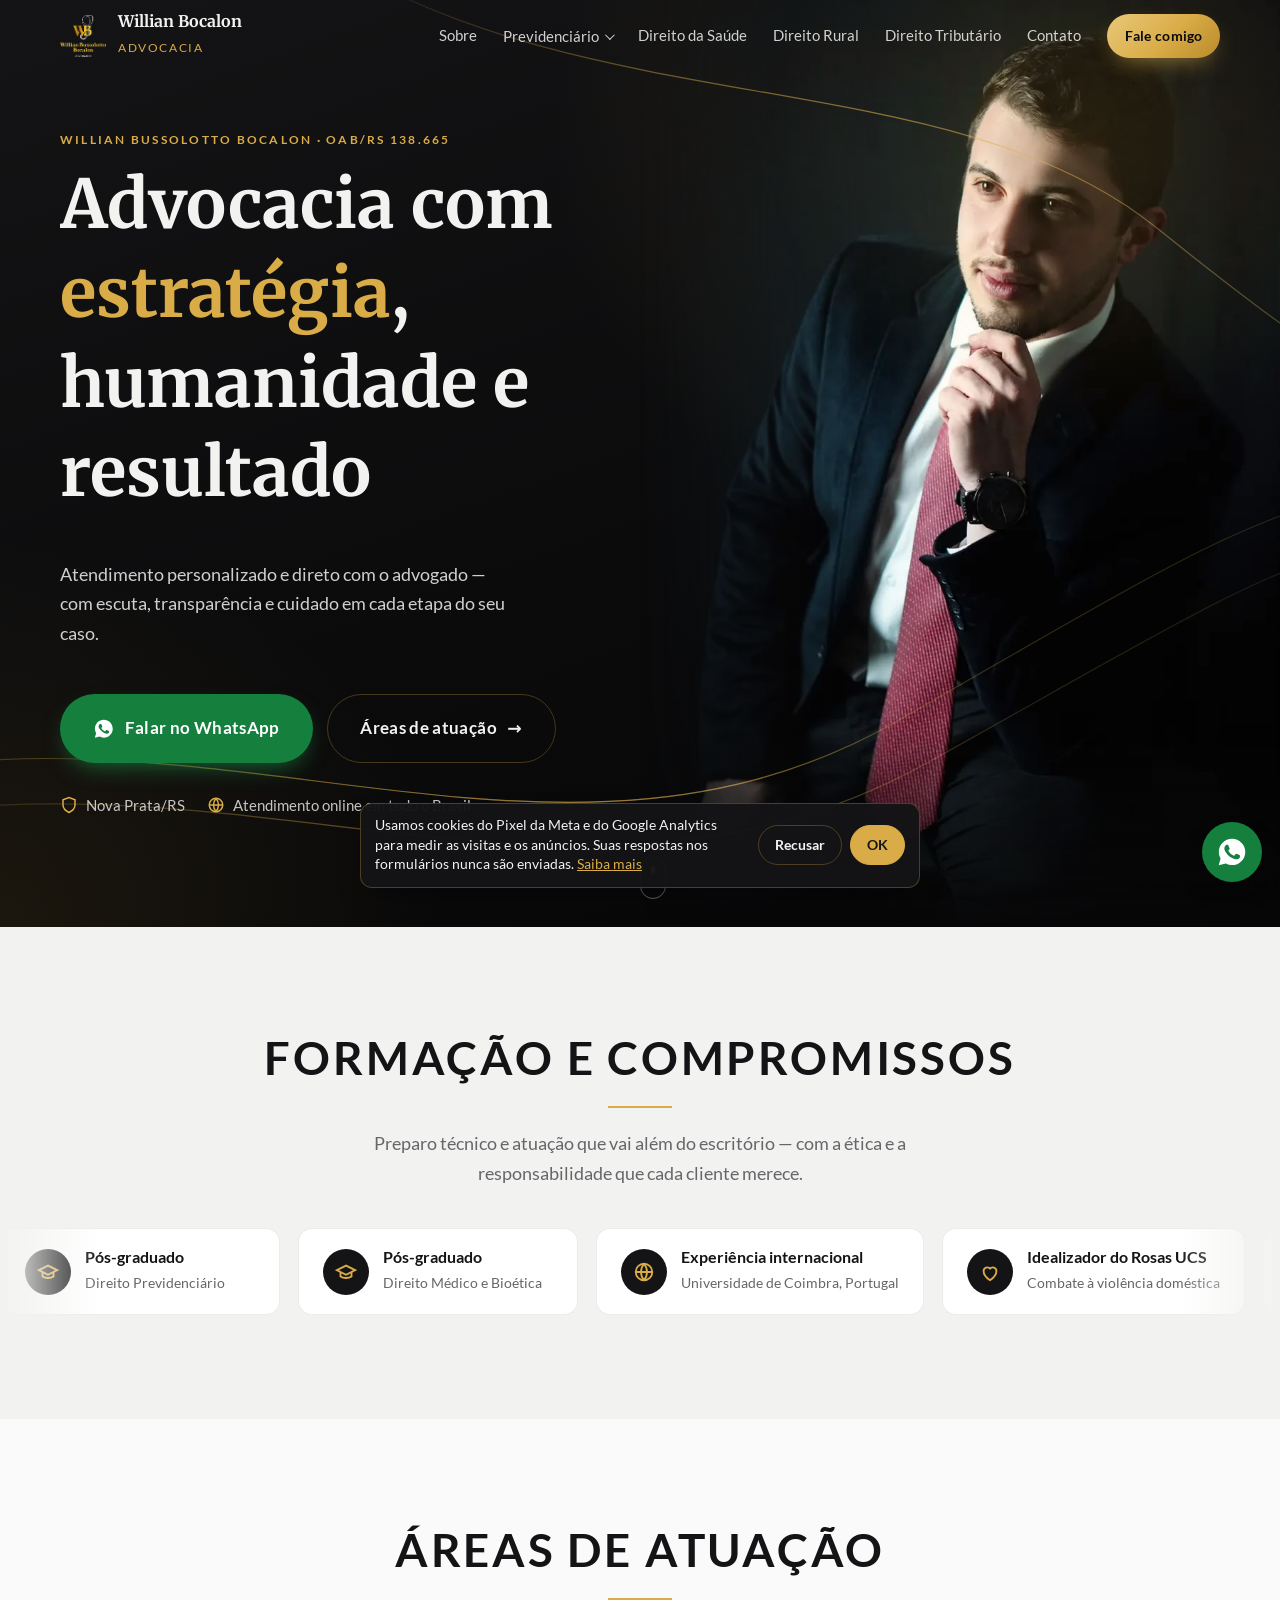
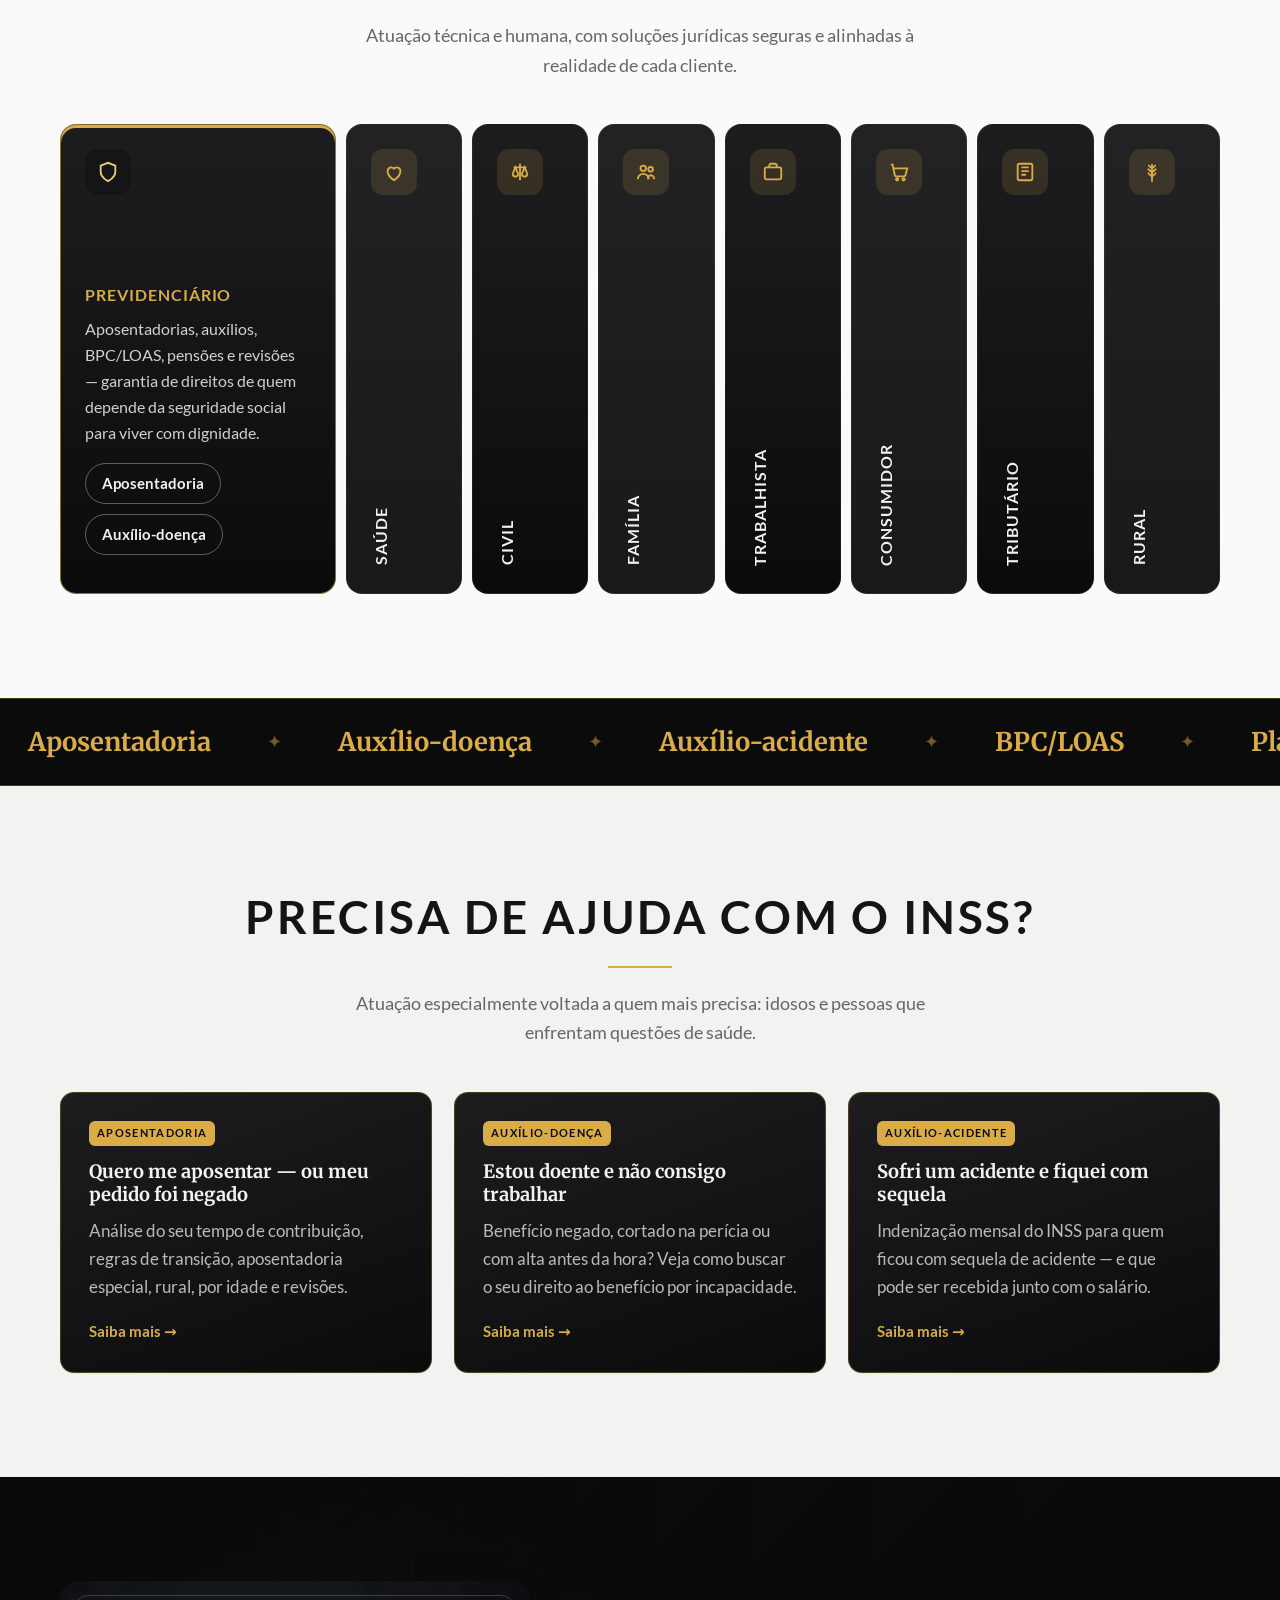
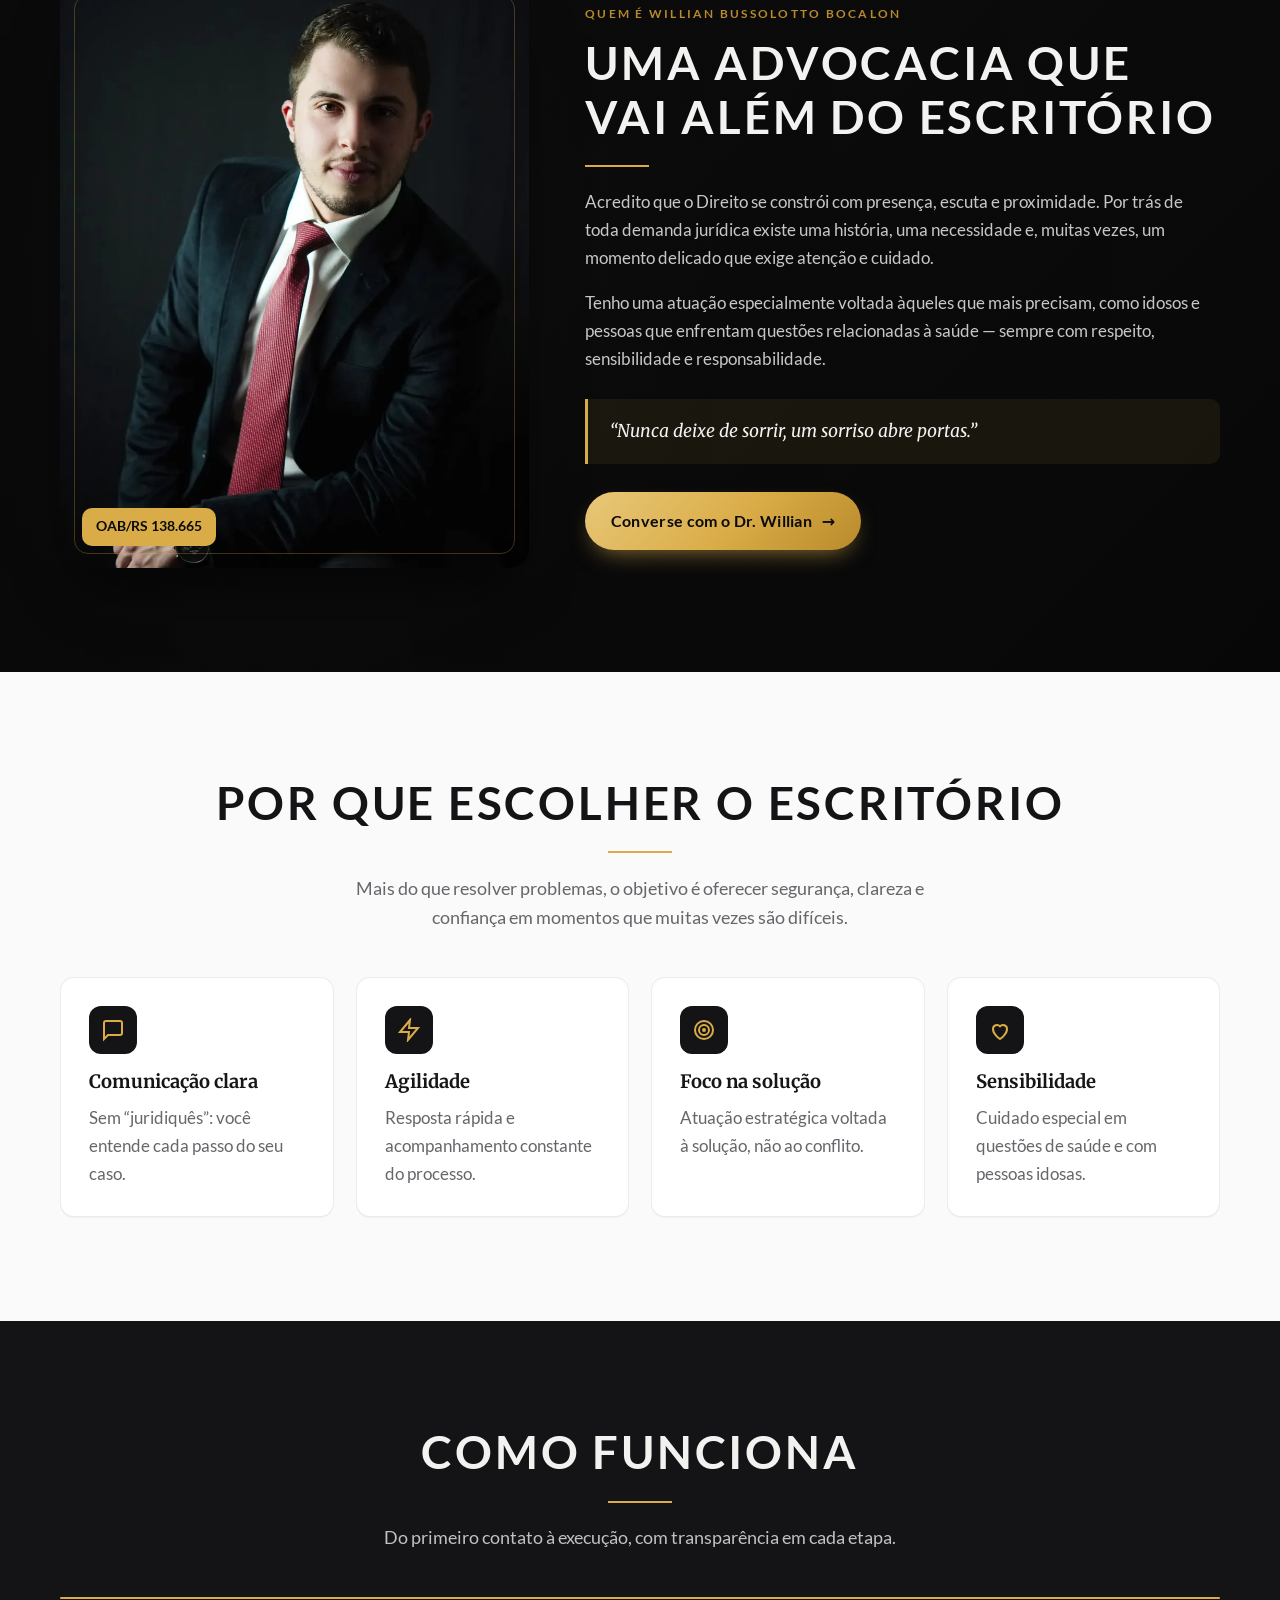
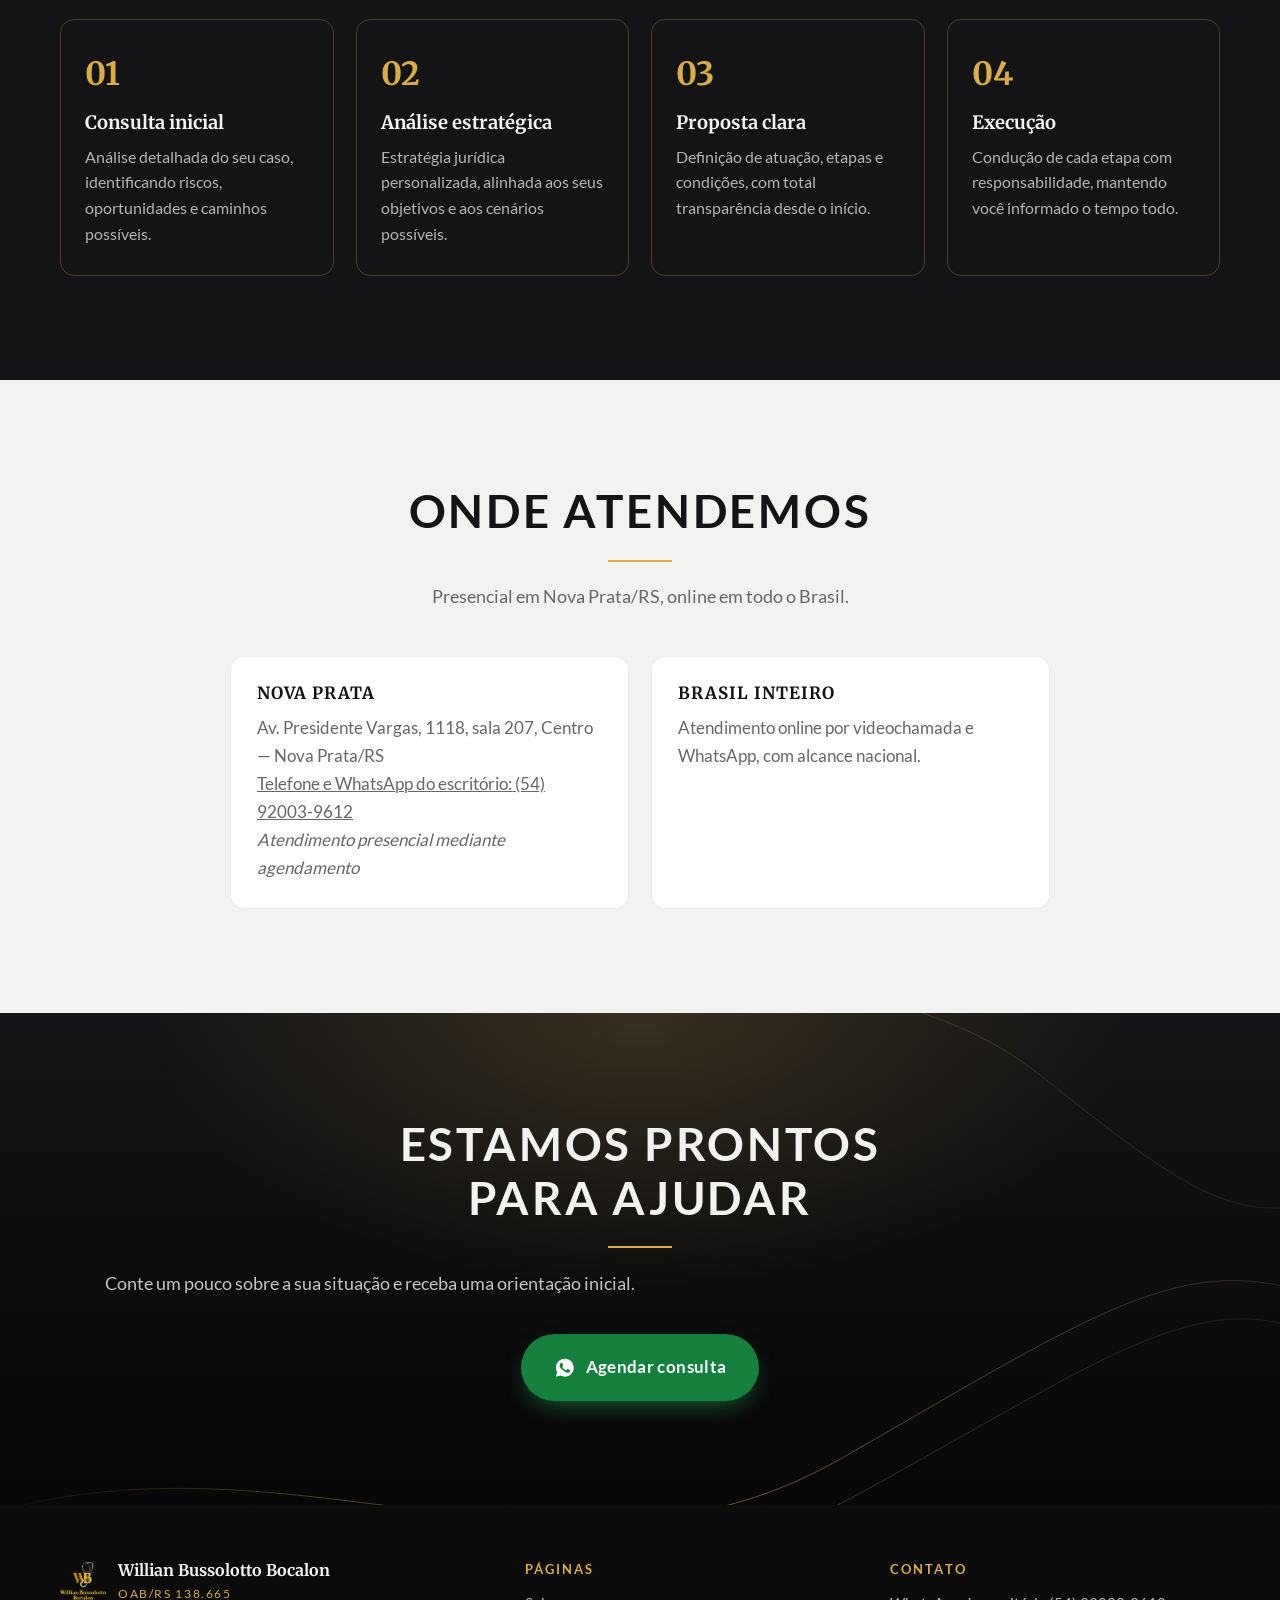
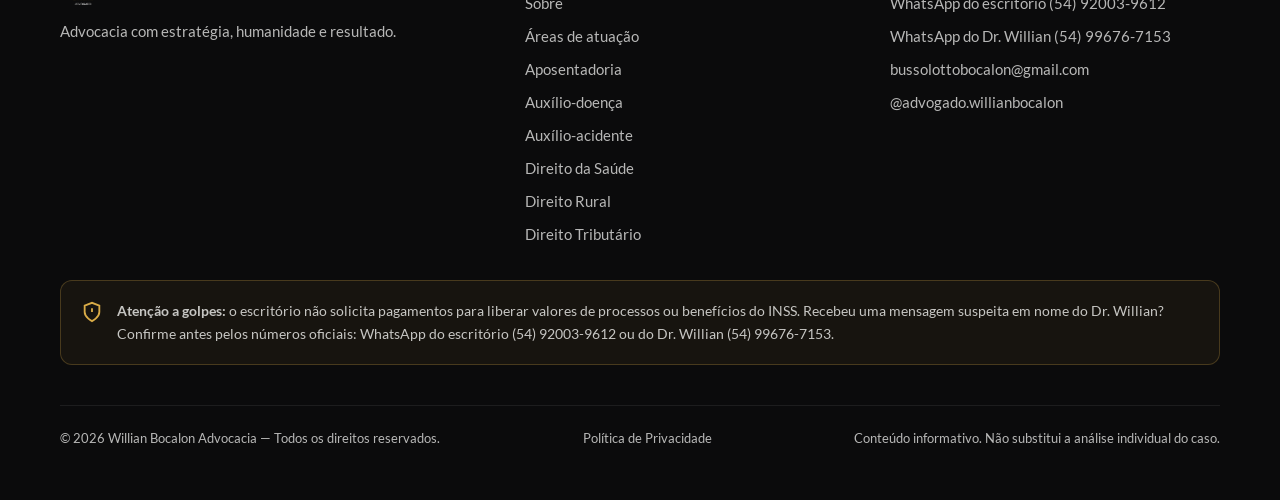
<file: index.html>
<!doctype html>
<html lang="pt-BR">
<head>
  <meta charset="utf-8">
  <meta name="viewport" content="width=device-width, initial-scale=1">
  <title>Advogado em Nova Prata/RS | Willian Bocalon Advocacia</title>
  <meta name="description" content="Advogado em Nova Prata/RS com atuação em Previdenciário, Saúde, Rural, Tributário, Família e Consumidor. Atendimento presencial e online em todo o Brasil.">
  <link rel="canonical" href="https://willianbocalon.com.br/">
  <meta property="og:title" content="Willian Bocalon Advocacia">
  <meta property="og:description" content="Advocacia com estratégia, humanidade e resultado. Atendimento em Nova Prata/RS e online.">
  <meta property="og:image" content="https://willianbocalon.com.br/assets/img/og-willian.jpg">
  <meta property="og:type" content="website">
  <meta property="og:url" content="https://willianbocalon.com.br/">
  <meta property="og:site_name" content="Willian Bocalon Advocacia">
  <meta property="og:locale" content="pt_BR">
  <meta property="og:image:width" content="1200">
  <meta property="og:image:height" content="630">
  <meta name="twitter:card" content="summary_large_image">
  <meta name="theme-color" content="#0b0b0c">
  <link rel="icon" href="assets/img/logo.png">
  <link rel="apple-touch-icon" href="/assets/img/apple-touch-icon.png">
  <link rel="preload" href="/assets/fonts/merriweather-700.woff2" as="font" type="font/woff2" crossorigin>
  <link rel="preload" href="/assets/fonts/lato-400.woff2" as="font" type="font/woff2" crossorigin>
  <link rel="stylesheet" href="assets/css/style.css?v=23">
  <script type="application/ld+json">
  {
    "@context": "https://schema.org",
    "@type": "LegalService",
    "name": "Willian Bocalon Advocacia",
    "url": "https://willianbocalon.com.br/",
    "telephone": ["+55 54 92003-9612", "+55 54 99676-7153"],
    "email": "bussolottobocalon@gmail.com",
    "image": "https://willianbocalon.com.br/assets/img/logo.png",
    "areaServed": "BR",
    "address": [
      {"@type": "PostalAddress", "streetAddress": "Av. Presidente Vargas, 1118, sala 207", "addressLocality": "Nova Prata", "addressRegion": "RS", "postalCode": "95320-000", "addressCountry": "BR"}
    ],
    "sameAs": ["https://www.instagram.com/advogado.willianbocalon/"]
  }
  </script>
  <script src="/assets/js/ga.js?v=23"></script>
  <!-- Meta Pixel -->
  <script>
  !function(f,b,e,v,n,t,s){if(f.fbq)return;n=f.fbq=function(){n.callMethod?n.callMethod.apply(n,arguments):n.queue.push(arguments)};if(!f._fbq)f._fbq=n;n.push=n;n.loaded=!0;n.version='2.0';n.queue=[];t=b.createElement(e);t.async=!0;t.src=v;s=b.getElementsByTagName(e)[0];s.parentNode.insertBefore(t,s)}(window,document,'script','https://connect.facebook.net/en_US/fbevents.js');
  fbq('set', 'autoConfig', false, '1474307888131888');
  try { if (localStorage.getItem('wb-cookies') === 'recusado') fbq('consent', 'revoke'); } catch (e) {}
  fbq('init', '1474307888131888');
  fbq('track', 'PageView');
  </script>
  <noscript><img height="1" width="1" style="display:none" alt="" src="https://www.facebook.com/tr?id=1474307888131888&ev=PageView&noscript=1"></noscript>
  <!-- Fim Meta Pixel -->
</head>
<body class="home" data-whats-msg="Olá, Dr. Willian! Vim pelo site e gostaria de uma orientação sobre o meu caso.">

<header class="header">
  <div class="wrap">
    <a class="brand" href="#topo">
      <img src="assets/img/logo.png" alt="" width="46" height="43">
      <span><strong>Willian Bocalon</strong><small>Advocacia</small></span>
    </a>
    <button class="nav-toggle" aria-label="Abrir menu" aria-expanded="false">
      <svg viewBox="0 0 24 24" fill="none" stroke="currentColor" stroke-width="2" stroke-linecap="round"><path d="M4 7h16M4 12h16M4 17h16"/></svg>
    </button>
    <nav class="nav" aria-label="Principal">
      <a href="#sobre">Sobre</a>
      <div class="nav__group">
        <button class="nav__drop" type="button" aria-expanded="false">Previdenciário</button>
        <div class="nav__menu">
          <a href="/aposentadoria">Aposentadoria</a>
          <a href="/auxilio-doenca">Auxílio-doença</a>
          <a href="/auxilio-acidente">Auxílio-acidente</a>
        </div>
      </div>
      <a href="/direito-da-saude">Direito da Saúde</a>
      <a href="/direito-rural">Direito Rural</a>
      <a href="/direito-tributario">Direito Tributário</a>
      <a href="#contato">Contato</a>
      <a class="btn btn--gold" href="#" data-whats data-track="header-home">Fale comigo</a>
    </nav>
  </div>
</header>

<main id="topo">

  <!-- HERO EM TELA CHEIA -->
  <section class="hero hero--full hero--photo">
    <picture class="hero__photo">
      <source srcset="assets/img/willian-pensativo.webp" type="image/webp">
      <img src="assets/img/willian-pensativo.jpg" alt="Dr. Willian Bussolotto Bocalon, advogado" width="900" height="1351" fetchpriority="high">
    </picture>
    <div class="hero-glow" aria-hidden="true"></div>
    <svg class="hero-art" viewBox="0 0 1600 900" preserveAspectRatio="xMidYMid slice" aria-hidden="true">
      <defs>
        <linearGradient id="heroGold" x1="0" y1="0" x2="1" y2="0">
          <stop offset="0" stop-color="#daac47" stop-opacity="0"/>
          <stop offset=".45" stop-color="#daac47" stop-opacity=".6"/>
          <stop offset="1" stop-color="#e8c879" stop-opacity=".1"/>
        </linearGradient>
      </defs>
      <path d="M-50 780 C 350 640, 700 900, 1050 700 S 1500 420, 1700 520"/>
      <path d="M-50 820 C 380 690, 720 940, 1080 740 S 1520 470, 1700 570"/>
      <path d="M500 -40 C 760 120, 1100 60, 1300 220 S 1560 420, 1700 360"/>
    </svg>
    <div class="wrap">
      <span class="eyebrow">Willian Bussolotto Bocalon · OAB/RS 138.665</span>
      <h1 data-split>Advocacia com <span class="gold">estratégia</span>, humanidade e resultado</h1>
      <p class="lead">Atendimento personalizado e direto com o advogado — com escuta, transparência e cuidado em cada etapa do seu caso.</p>
      <div class="hero__ctas">
        <a class="btn btn--whats btn--lg" href="#" data-whats data-track="hero-home">
          <svg viewBox="0 0 24 24" fill="currentColor"><path d="M12.04 2C6.58 2 2.13 6.45 2.13 11.91c0 1.75.46 3.45 1.32 4.95L2.05 22l5.25-1.38a9.9 9.9 0 0 0 4.74 1.21c5.46 0 9.91-4.45 9.91-9.91C21.95 6.45 17.5 2 12.04 2Zm5.8 14.06c-.24.68-1.42 1.3-1.96 1.35-.5.05-1.13.07-1.82-.11-.42-.13-.96-.31-1.65-.61-2.9-1.25-4.8-4.18-4.94-4.37-.14-.19-1.18-1.57-1.18-3 0-1.42.75-2.12 1.01-2.41.27-.29.58-.36.78-.36h.56c.18 0 .42-.07.66.5.24.58.82 2 .89 2.15.07.14.12.31.02.5-.1.19-.14.31-.29.48-.14.17-.3.37-.43.5-.14.14-.29.3-.13.59.17.29.74 1.22 1.59 1.97 1.09.97 2.01 1.27 2.3 1.42.29.14.46.12.63-.07.17-.19.72-.84.92-1.13.19-.29.38-.24.65-.14.26.1 1.68.79 1.97.94.29.14.48.22.55.34.07.12.07.7-.17 1.38Z"/></svg>
          Falar no WhatsApp
        </a>
        <a class="btn btn--ghost btn--lg" href="#areas">Áreas de atuação <span class="arr">→</span></a>
      </div>
      <div class="hero__trust">
        <span><svg viewBox="0 0 24 24" fill="none" stroke="currentColor" stroke-width="2"><path d="M12 22s8-4 8-10V5l-8-3-8 3v7c0 6 8 10 8 10Z"/></svg>Nova Prata/RS</span>
        <span><svg viewBox="0 0 24 24" fill="none" stroke="currentColor" stroke-width="2"><circle cx="12" cy="12" r="9"/><path d="M3 12h18M12 3a14 14 0 0 1 0 18M12 3a14 14 0 0 0 0 18"/></svg>Atendimento online em todo o Brasil</span>
      </div>
    </div>
    <a class="scroll-cue" href="#formacao" aria-label="Rolar para baixo"></a>
  </section>

  <!-- FORMAÇÃO E COMPROMISSOS (equivalente a "Reconhecimentos") -->
  <section class="section section--cream" id="formacao">
    <div class="wrap center reveal">
      <h2 class="title-xl">Formação e compromissos</h2>
      <p class="lead">Preparo técnico e atuação que vai além do escritório — com a ética e a responsabilidade que cada cliente merece.</p>
    </div>
    <div class="marquee reveal" style="margin-top:40px">
      <div class="marquee__track">
        <div class="badge"><div class="icon"><svg viewBox="0 0 24 24" fill="none" stroke="currentColor" stroke-width="2"><path d="M22 10 12 5 2 10l10 5 10-5Z"/><path d="M6 12v5c3 2 9 2 12 0v-5"/></svg></div><div><strong>Pós-graduado</strong><small>Direito Previdenciário</small></div></div>
        <div class="badge"><div class="icon"><svg viewBox="0 0 24 24" fill="none" stroke="currentColor" stroke-width="2"><path d="M22 10 12 5 2 10l10 5 10-5Z"/><path d="M6 12v5c3 2 9 2 12 0v-5"/></svg></div><div><strong>Pós-graduado</strong><small>Direito Médico e Bioética</small></div></div>
        <div class="badge"><div class="icon"><svg viewBox="0 0 24 24" fill="none" stroke="currentColor" stroke-width="2"><circle cx="12" cy="12" r="9"/><path d="M3 12h18M12 3a14 14 0 0 1 0 18M12 3a14 14 0 0 0 0 18"/></svg></div><div><strong>Experiência internacional</strong><small>Universidade de Coimbra, Portugal</small></div></div>
        <div class="badge"><div class="icon"><svg viewBox="0 0 24 24" fill="none" stroke="currentColor" stroke-width="2"><path d="M12 21s-7-4.35-7-10a4 4 0 0 1 7-2.65A4 4 0 0 1 19 11c0 5.65-7 10-7 10Z"/></svg></div><div><strong>Idealizador do Rosas UCS</strong><small>Combate à violência doméstica</small></div></div>
        <div class="badge" aria-hidden="true"><div class="icon"><svg viewBox="0 0 24 24" fill="none" stroke="currentColor" stroke-width="2"><path d="M22 10 12 5 2 10l10 5 10-5Z"/><path d="M6 12v5c3 2 9 2 12 0v-5"/></svg></div><div><strong>Pós-graduado</strong><small>Direito Previdenciário</small></div></div>
        <div class="badge" aria-hidden="true"><div class="icon"><svg viewBox="0 0 24 24" fill="none" stroke="currentColor" stroke-width="2"><path d="M22 10 12 5 2 10l10 5 10-5Z"/><path d="M6 12v5c3 2 9 2 12 0v-5"/></svg></div><div><strong>Pós-graduado</strong><small>Direito Médico e Bioética</small></div></div>
        <div class="badge" aria-hidden="true"><div class="icon"><svg viewBox="0 0 24 24" fill="none" stroke="currentColor" stroke-width="2"><circle cx="12" cy="12" r="9"/><path d="M3 12h18M12 3a14 14 0 0 1 0 18M12 3a14 14 0 0 0 0 18"/></svg></div><div><strong>Experiência internacional</strong><small>Universidade de Coimbra, Portugal</small></div></div>
        <div class="badge" aria-hidden="true"><div class="icon"><svg viewBox="0 0 24 24" fill="none" stroke="currentColor" stroke-width="2"><path d="M12 21s-7-4.35-7-10a4 4 0 0 1 7-2.65A4 4 0 0 1 19 11c0 5.65-7 10-7 10Z"/></svg></div><div><strong>Idealizador do Rosas UCS</strong><small>Combate à violência doméstica</small></div></div>
        <!-- repetição para o movimento contínuo -->
        <div class="badge" aria-hidden="true"><div class="icon"><svg viewBox="0 0 24 24" fill="none" stroke="currentColor" stroke-width="2"><path d="M22 10 12 5 2 10l10 5 10-5Z"/><path d="M6 12v5c3 2 9 2 12 0v-5"/></svg></div><div><strong>Pós-graduado</strong><small>Direito Previdenciário</small></div></div>
        <div class="badge" aria-hidden="true"><div class="icon"><svg viewBox="0 0 24 24" fill="none" stroke="currentColor" stroke-width="2"><path d="M22 10 12 5 2 10l10 5 10-5Z"/><path d="M6 12v5c3 2 9 2 12 0v-5"/></svg></div><div><strong>Pós-graduado</strong><small>Direito Médico e Bioética</small></div></div>
        <div class="badge" aria-hidden="true"><div class="icon"><svg viewBox="0 0 24 24" fill="none" stroke="currentColor" stroke-width="2"><circle cx="12" cy="12" r="9"/><path d="M3 12h18M12 3a14 14 0 0 1 0 18M12 3a14 14 0 0 0 0 18"/></svg></div><div><strong>Experiência internacional</strong><small>Universidade de Coimbra, Portugal</small></div></div>
        <div class="badge" aria-hidden="true"><div class="icon"><svg viewBox="0 0 24 24" fill="none" stroke="currentColor" stroke-width="2"><path d="M12 21s-7-4.35-7-10a4 4 0 0 1 7-2.65A4 4 0 0 1 19 11c0 5.65-7 10-7 10Z"/></svg></div><div><strong>Idealizador do Rosas UCS</strong><small>Combate à violência doméstica</small></div></div>
        <div class="badge" aria-hidden="true"><div class="icon"><svg viewBox="0 0 24 24" fill="none" stroke="currentColor" stroke-width="2"><path d="M22 10 12 5 2 10l10 5 10-5Z"/><path d="M6 12v5c3 2 9 2 12 0v-5"/></svg></div><div><strong>Pós-graduado</strong><small>Direito Previdenciário</small></div></div>
        <div class="badge" aria-hidden="true"><div class="icon"><svg viewBox="0 0 24 24" fill="none" stroke="currentColor" stroke-width="2"><path d="M22 10 12 5 2 10l10 5 10-5Z"/><path d="M6 12v5c3 2 9 2 12 0v-5"/></svg></div><div><strong>Pós-graduado</strong><small>Direito Médico e Bioética</small></div></div>
        <div class="badge" aria-hidden="true"><div class="icon"><svg viewBox="0 0 24 24" fill="none" stroke="currentColor" stroke-width="2"><circle cx="12" cy="12" r="9"/><path d="M3 12h18M12 3a14 14 0 0 1 0 18M12 3a14 14 0 0 0 0 18"/></svg></div><div><strong>Experiência internacional</strong><small>Universidade de Coimbra, Portugal</small></div></div>
        <div class="badge" aria-hidden="true"><div class="icon"><svg viewBox="0 0 24 24" fill="none" stroke="currentColor" stroke-width="2"><path d="M12 21s-7-4.35-7-10a4 4 0 0 1 7-2.65A4 4 0 0 1 19 11c0 5.65-7 10-7 10Z"/></svg></div><div><strong>Idealizador do Rosas UCS</strong><small>Combate à violência doméstica</small></div></div>
      </div>
    </div>
  </section>

  <!-- ÁREAS EM PAINÉIS -->
  <section class="section" id="areas">
    <div class="wrap">
      <div class="center reveal" style="margin-bottom:44px">
        <h2 class="title-xl">Áreas de atuação</h2>
        <p class="lead">Atuação técnica e humana, com soluções jurídicas seguras e alinhadas à realidade de cada cliente.</p>
      </div>
      <div class="areas reveal">
        <div class="area active" role="button" tabindex="0" aria-expanded="true">
          <div class="icon"><svg viewBox="0 0 24 24" fill="none" stroke="currentColor" stroke-width="2"><path d="M12 22s8-4 8-10V5l-8-3-8 3v7c0 6 8 10 8 10Z"/></svg></div>
          <h3>Previdenciário</h3>
          <div class="area__body">
            <p>Aposentadorias, auxílios, BPC/LOAS, pensões e revisões — garantia de direitos de quem depende da seguridade social para viver com dignidade.</p>
            <div class="card__links">
              <a href="/aposentadoria">Aposentadoria</a>
              <a href="/auxilio-doenca">Auxílio-doença</a>
              <a href="/auxilio-acidente">Auxílio-acidente</a>
            </div>
          </div>
        </div>
        <div class="area" role="button" tabindex="0" aria-expanded="false">
          <div class="icon"><svg viewBox="0 0 24 24" fill="none" stroke="currentColor" stroke-width="2"><path d="M12 21s-7-4.35-7-10a4 4 0 0 1 7-2.65A4 4 0 0 1 19 11c0 5.65-7 10-7 10Z"/></svg></div>
          <h3>Saúde</h3>
          <div class="area__body"><p>Demandas contra planos de saúde e o poder público: medicamentos, cirurgias e tratamentos, priorizando a urgência e a vida do cliente.</p>
            <div class="card__links"><a href="/direito-da-saude">Tratamento negado? Saiba mais</a></div>
          </div>
        </div>
        <div class="area" role="button" tabindex="0" aria-expanded="false">
          <div class="icon"><svg viewBox="0 0 24 24" fill="none" stroke="currentColor" stroke-width="2"><path d="M12 3v18M5 7h14M7 7l-3 7a3 3 0 0 0 6 0L7 7Zm10 0-3 7a3 3 0 0 0 6 0l-3-7Z"/></svg></div>
          <h3>Civil</h3>
          <div class="area__body"><p>Direitos e obrigações nas relações privadas, com soluções seguras e equilibradas para os conflitos do dia a dia.</p></div>
        </div>
        <div class="area" role="button" tabindex="0" aria-expanded="false">
          <div class="icon"><svg viewBox="0 0 24 24" fill="none" stroke="currentColor" stroke-width="2"><circle cx="9" cy="8" r="3"/><circle cx="17" cy="9" r="2.5"/><path d="M3 20c0-3.3 2.7-6 6-6s6 2.7 6 6M14 20c0-2.2 1.3-4.5 3-4.5s4 1.5 4 4.5"/></svg></div>
          <h3>Família</h3>
          <div class="area__body"><p>Divórcio, guarda, pensão alimentícia e inventário, com sensibilidade para momentos delicados.</p></div>
        </div>
        <div class="area" role="button" tabindex="0" aria-expanded="false">
          <div class="icon"><svg viewBox="0 0 24 24" fill="none" stroke="currentColor" stroke-width="2"><rect x="3" y="7" width="18" height="13" rx="2"/><path d="M8 7V5a2 2 0 0 1 2-2h4a2 2 0 0 1 2 2v2"/></svg></div>
          <h3>Trabalhista</h3>
          <div class="area__body"><p>Defesa de trabalhadores e empregadores em demandas sobre vínculos, verbas trabalhistas e garantias legais.</p></div>
        </div>
        <div class="area" role="button" tabindex="0" aria-expanded="false">
          <div class="icon"><svg viewBox="0 0 24 24" fill="none" stroke="currentColor" stroke-width="2"><path d="M3 4h2l2.4 11.2a2 2 0 0 0 2 1.6h7.7a2 2 0 0 0 2-1.5L21 8H6"/><circle cx="10" cy="20" r="1.3"/><circle cx="17" cy="20" r="1.3"/></svg></div>
          <h3>Consumidor</h3>
          <div class="area__body"><p>Proteção contra práticas abusivas, cobranças indevidas e falhas na prestação de serviços.</p></div>
        </div>
        <div class="area" role="button" tabindex="0" aria-expanded="false">
          <div class="icon"><svg viewBox="0 0 24 24" fill="none" stroke="currentColor" stroke-width="2"><rect x="4" y="3" width="16" height="18" rx="2"/><path d="M8 7h8M8 11h8M8 15h5"/></svg></div>
          <h3>Tributário</h3>
          <div class="area__body"><p>Empresas com dívidas de impostos: negociação e parcelamento, defesa em execução fiscal, exclusão do Simples Nacional e certidão negativa.</p>
            <div class="card__links"><a href="/direito-tributario">Dívidas de impostos da empresa</a></div>
          </div>
        </div>
        <div class="area" role="button" tabindex="0" aria-expanded="false">
          <div class="icon"><svg viewBox="0 0 24 24" fill="none" stroke="currentColor" stroke-width="2" stroke-linecap="round" stroke-linejoin="round"><path d="M12 22V4"/><path d="M12 8 8.5 5M12 8l3.5-3M12 12.5 8 9M12 12.5 16 9M12 17l-4-3.5M12 17l4-3.5"/></svg></div>
          <h3>Rural</h3>
          <div class="area__body"><p>PROAGRO negado, prorrogação e renegociação de dívidas rurais, com atenção a quem vive do campo.</p>
            <div class="card__links"><a href="/direito-rural">PROAGRO e dívidas rurais</a></div>
          </div>
        </div>
      </div>
    </div>
  </section>

  <!-- FAIXA DE PALAVRAS -->
  <div class="ticker" aria-hidden="true">
    <div class="marquee__track">
      <span>Aposentadoria</span><span>Auxílio-doença</span><span>Auxílio-acidente</span><span>BPC/LOAS</span><span>Planos de saúde</span><span>Revisão de benefícios</span><span>PROAGRO</span><span>Dívidas rurais</span><span>Dívidas tributárias</span><span>Pensão por morte</span>
      <span>Aposentadoria</span><span>Auxílio-doença</span><span>Auxílio-acidente</span><span>BPC/LOAS</span><span>Planos de saúde</span><span>Revisão de benefícios</span><span>PROAGRO</span><span>Dívidas rurais</span><span>Dívidas tributárias</span><span>Pensão por morte</span>
    </div>
  </div>

  <!-- INSS -->
  <section class="section section--cream">
    <div class="wrap">
      <div class="center reveal" style="margin-bottom:44px">
        <h2 class="title-xl">Precisa de ajuda com o INSS?</h2>
        <p class="lead">Atuação especialmente voltada a quem mais precisa: idosos e pessoas que enfrentam questões de saúde.</p>
      </div>
      <div class="grid grid--3" data-stagger>
        <a class="card card--feature reveal" href="/aposentadoria">
          <span class="tag">Aposentadoria</span>
          <h3>Quero me aposentar — ou meu pedido foi negado</h3>
          <p>Análise do seu tempo de contribuição, regras de transição, aposentadoria especial, rural, por idade e revisões.</p>
          <span class="more">Saiba mais <span class="arr">→</span></span>
        </a>
        <a class="card card--feature reveal" href="/auxilio-doenca">
          <span class="tag">Auxílio-doença</span>
          <h3>Estou doente e não consigo trabalhar</h3>
          <p>Benefício negado, cortado na perícia ou com alta antes da hora? Veja como buscar o seu direito ao benefício por incapacidade.</p>
          <span class="more">Saiba mais <span class="arr">→</span></span>
        </a>
        <a class="card card--feature reveal" href="/auxilio-acidente">
          <span class="tag">Auxílio-acidente</span>
          <h3>Sofri um acidente e fiquei com sequela</h3>
          <p>Indenização mensal do INSS para quem ficou com sequela de acidente — e que pode ser recebida junto com o salário.</p>
          <span class="more">Saiba mais <span class="arr">→</span></span>
        </a>
      </div>
    </div>
  </section>

  <!-- SOBRE (equivalente à faixa de "história") -->
  <!-- Quando tiver foto do escritório: adicione class="band band--photo" e style="background-image:url('assets/img/escritorio.jpg')" -->
  <section class="section band" id="sobre">
    <div class="wrap about">
      <div class="about__photo reveal">
        <picture>
          <source srcset="assets/img/willian-retrato.webp" type="image/webp">
          <img class="photo" src="assets/img/willian-retrato.jpg" alt="Dr. Willian Bussolotto Bocalon" width="900" height="1351" loading="lazy">
        </picture>
        <div class="about__badge">OAB/RS 138.665</div>
      </div>
      <div class="reveal left">
        <span class="eyebrow">Quem é Willian Bussolotto Bocalon</span>
        <h2 class="title-xl">Uma advocacia que vai além do escritório</h2>
        <p>Acredito que o Direito se constrói com presença, escuta e proximidade. Por trás de toda demanda jurídica existe uma história, uma necessidade e, muitas vezes, um momento delicado que exige atenção e cuidado.</p>
        <p>Tenho uma atuação especialmente voltada àqueles que mais precisam, como idosos e pessoas que enfrentam questões relacionadas à saúde — sempre com respeito, sensibilidade e responsabilidade.</p>
        <blockquote class="motto">“Nunca deixe de sorrir, um sorriso abre portas.”</blockquote>
        <div style="margin-top:28px"><a class="btn btn--gold" href="#" data-whats data-track="sobre-home">Converse com o Dr. Willian <span class="arr">→</span></a></div>
      </div>
    </div>
  </section>

  <!-- DIFERENCIAIS -->
  <section class="section">
    <div class="wrap">
      <div class="center reveal" style="margin-bottom:44px">
        <h2 class="title-xl">Por que escolher o escritório</h2>
        <p class="lead">Mais do que resolver problemas, o objetivo é oferecer segurança, clareza e confiança em momentos que muitas vezes são difíceis.</p>
      </div>
      <div class="grid grid--4" data-stagger>
        <div class="card reveal"><div class="icon"><svg viewBox="0 0 24 24" fill="none" stroke="currentColor" stroke-width="2"><path d="M21 15a2 2 0 0 1-2 2H7l-4 4V5a2 2 0 0 1 2-2h14a2 2 0 0 1 2 2Z"/></svg></div><h3>Comunicação clara</h3><p>Sem “juridiquês”: você entende cada passo do seu caso.</p></div>
        <div class="card reveal"><div class="icon"><svg viewBox="0 0 24 24" fill="none" stroke="currentColor" stroke-width="2"><path d="M13 2 3 14h9l-1 8 10-12h-9l1-8Z"/></svg></div><h3>Agilidade</h3><p>Resposta rápida e acompanhamento constante do processo.</p></div>
        <div class="card reveal"><div class="icon"><svg viewBox="0 0 24 24" fill="none" stroke="currentColor" stroke-width="2"><circle cx="12" cy="12" r="9"/><circle cx="12" cy="12" r="5"/><circle cx="12" cy="12" r="1"/></svg></div><h3>Foco na solução</h3><p>Atuação estratégica voltada à solução, não ao conflito.</p></div>
        <div class="card reveal"><div class="icon"><svg viewBox="0 0 24 24" fill="none" stroke="currentColor" stroke-width="2"><path d="M12 21s-7-4.35-7-10a4 4 0 0 1 7-2.65A4 4 0 0 1 19 11c0 5.65-7 10-7 10Z"/></svg></div><h3>Sensibilidade</h3><p>Cuidado especial em questões de saúde e com pessoas idosas.</p></div>
      </div>
    </div>
  </section>

  <!-- PROCESSO -->
  <section class="section section--dark">
    <div class="wrap">
      <div class="center reveal" style="margin-bottom:44px">
        <h2 class="title-xl">Como funciona</h2>
        <p class="lead">Do primeiro contato à execução, com transparência em cada etapa.</p>
      </div>
      <div class="steps" data-stagger>
        <div class="steps-line" aria-hidden="true"></div>
        <div class="step reveal"><h3>Consulta inicial</h3><p>Análise detalhada do seu caso, identificando riscos, oportunidades e caminhos possíveis.</p></div>
        <div class="step reveal"><h3>Análise estratégica</h3><p>Estratégia jurídica personalizada, alinhada aos seus objetivos e aos cenários possíveis.</p></div>
        <div class="step reveal"><h3>Proposta clara</h3><p>Definição de atuação, etapas e condições, com total transparência desde o início.</p></div>
        <div class="step reveal"><h3>Execução</h3><p>Condução de cada etapa com responsabilidade, mantendo você informado o tempo todo.</p></div>
      </div>
    </div>
  </section>

  <!-- CONTATO -->
  <section class="section section--cream" id="contato">
    <div class="wrap">
      <div class="center reveal" style="margin-bottom:44px">
        <h2 class="title-xl">Onde atendemos</h2>
        <p class="lead">Presencial em Nova Prata/RS, online em todo o Brasil.</p>
      </div>
      <div class="places places--2" data-stagger>
        <div class="place reveal">
          <h3>Nova Prata</h3>
          <p>Av. Presidente Vargas, 1118, sala 207, Centro — Nova Prata/RS</p>
          <p><a href="tel:+5554920039612">Telefone e WhatsApp do escritório: (54) 92003-9612</a></p>
          <p><em>Atendimento presencial mediante agendamento</em></p>
        </div>
        <div class="place reveal">
          <h3>Brasil inteiro</h3>
          <p>Atendimento online por videochamada e WhatsApp, com alcance nacional.</p>
        </div>
      </div>
    </div>
  </section>

  <!-- CTA -->
  <section class="section cta">
    <div class="wrap reveal">
      <h2 class="title-xl">Estamos prontos para ajudar</h2>
      <p class="lead">Conte um pouco sobre a sua situação e receba uma orientação inicial.</p>
      <a class="btn btn--whats btn--lg" href="#" data-whats data-track="cta-home">
        <svg viewBox="0 0 24 24" fill="currentColor"><path d="M12.04 2C6.58 2 2.13 6.45 2.13 11.91c0 1.75.46 3.45 1.32 4.95L2.05 22l5.25-1.38a9.9 9.9 0 0 0 4.74 1.21c5.46 0 9.91-4.45 9.91-9.91C21.95 6.45 17.5 2 12.04 2Zm5.8 14.06c-.24.68-1.42 1.3-1.96 1.35-.5.05-1.13.07-1.82-.11-.42-.13-.96-.31-1.65-.61-2.9-1.25-4.8-4.18-4.94-4.37-.14-.19-1.18-1.57-1.18-3 0-1.42.75-2.12 1.01-2.41.27-.29.58-.36.78-.36h.56c.18 0 .42-.07.66.5.24.58.82 2 .89 2.15.07.14.12.31.02.5-.1.19-.14.31-.29.48-.14.17-.3.37-.43.5-.14.14-.29.3-.13.59.17.29.74 1.22 1.59 1.97 1.09.97 2.01 1.27 2.3 1.42.29.14.46.12.63-.07.17-.19.72-.84.92-1.13.19-.29.38-.24.65-.14.26.1 1.68.79 1.97.94.29.14.48.22.55.34.07.12.07.7-.17 1.38Z"/></svg>
        Agendar consulta
      </a>
    </div>
  </section>
</main>

<footer class="footer">
  <div class="wrap footer__grid">
    <div>
      <a class="brand" href="#topo"><img src="assets/img/logo.png" alt="" width="46" height="43"><span><strong>Willian Bussolotto Bocalon</strong><small>OAB/RS 138.665</small></span></a>
      <p>Advocacia com estratégia, humanidade e resultado.</p>
    </div>
    <div>
      <h3>Páginas</h3>
      <ul>
        <li><a href="#sobre">Sobre</a></li>
        <li><a href="#areas">Áreas de atuação</a></li>
        <li><a href="/aposentadoria">Aposentadoria</a></li>
        <li><a href="/auxilio-doenca">Auxílio-doença</a></li>
        <li><a href="/auxilio-acidente">Auxílio-acidente</a></li>
        <li><a href="/direito-da-saude">Direito da Saúde</a></li>
        <li><a href="/direito-rural">Direito Rural</a></li>
        <li><a href="/direito-tributario">Direito Tributário</a></li>
      </ul>
    </div>
    <div>
      <h3>Contato</h3>
      <ul>
        <li><a href="https://wa.me/5554920039612" target="_blank" rel="noopener" data-track="footer-home">WhatsApp do escritório (54) 92003-9612</a></li>
        <li><a href="https://wa.me/5554996767153" target="_blank" rel="noopener">WhatsApp do Dr. Willian (54) 99676-7153</a></li>
        <li><a href="mailto:bussolottobocalon@gmail.com">bussolottobocalon@gmail.com</a></li>
        <li><a href="https://www.instagram.com/advogado.willianbocalon/" target="_blank" rel="noopener">@advogado.willianbocalon</a></li>
      </ul>
    </div>
  </div>
  <div class="wrap">
    <div class="notice">
      <svg viewBox="0 0 24 24" fill="none" stroke="currentColor" stroke-width="2"><path d="M12 22s8-4 8-10V5l-8-3-8 3v7c0 6 8 10 8 10Z"/><path d="M12 8v4M12 16h.01"/></svg>
      <span><strong>Atenção a golpes:</strong> o escritório não solicita pagamentos para liberar valores de processos ou benefícios do INSS. Recebeu uma mensagem suspeita em nome do Dr. Willian? Confirme antes pelos números oficiais: WhatsApp do escritório (54) 92003-9612 ou do Dr. Willian (54) 99676-7153.</span>
    </div>
  </div>
  <div class="wrap footer__bottom">
    <span>© <span id="year">2026</span> Willian Bocalon Advocacia — Todos os direitos reservados.</span>
    <span><a href="/politica-de-privacidade">Política de Privacidade</a></span>
    <span>Conteúdo informativo. Não substitui a análise individual do caso.</span>
  </div>
  <div class="wrap footer__selo"><kyvo-selo data-tema="escuro"></kyvo-selo></div>
</footer>
<script src="https://kyvo.dev.br/selo.js" async></script>

<a class="float-whats" href="#" data-whats data-track="float-home" aria-label="Falar no WhatsApp">
  <svg viewBox="0 0 24 24" fill="currentColor"><path d="M12.04 2C6.58 2 2.13 6.45 2.13 11.91c0 1.75.46 3.45 1.32 4.95L2.05 22l5.25-1.38a9.9 9.9 0 0 0 4.74 1.21c5.46 0 9.91-4.45 9.91-9.91C21.95 6.45 17.5 2 12.04 2Zm5.8 14.06c-.24.68-1.42 1.3-1.96 1.35-.5.05-1.13.07-1.82-.11-.42-.13-.96-.31-1.65-.61-2.9-1.25-4.8-4.18-4.94-4.37-.14-.19-1.18-1.57-1.18-3 0-1.42.75-2.12 1.01-2.41.27-.29.58-.36.78-.36h.56c.18 0 .42-.07.66.5.24.58.82 2 .89 2.15.07.14.12.31.02.5-.1.19-.14.31-.29.48-.14.17-.3.37-.43.5-.14.14-.29.3-.13.59.17.29.74 1.22 1.59 1.97 1.09.97 2.01 1.27 2.3 1.42.29.14.46.12.63-.07.17-.19.72-.84.92-1.13.19-.29.38-.24.65-.14.26.1 1.68.79 1.97.94.29.14.48.22.55.34.07.12.07.7-.17 1.38Z"/></svg>
</a>

<script src="assets/js/main.js?v=23"></script>
</body>
</html>
</file>
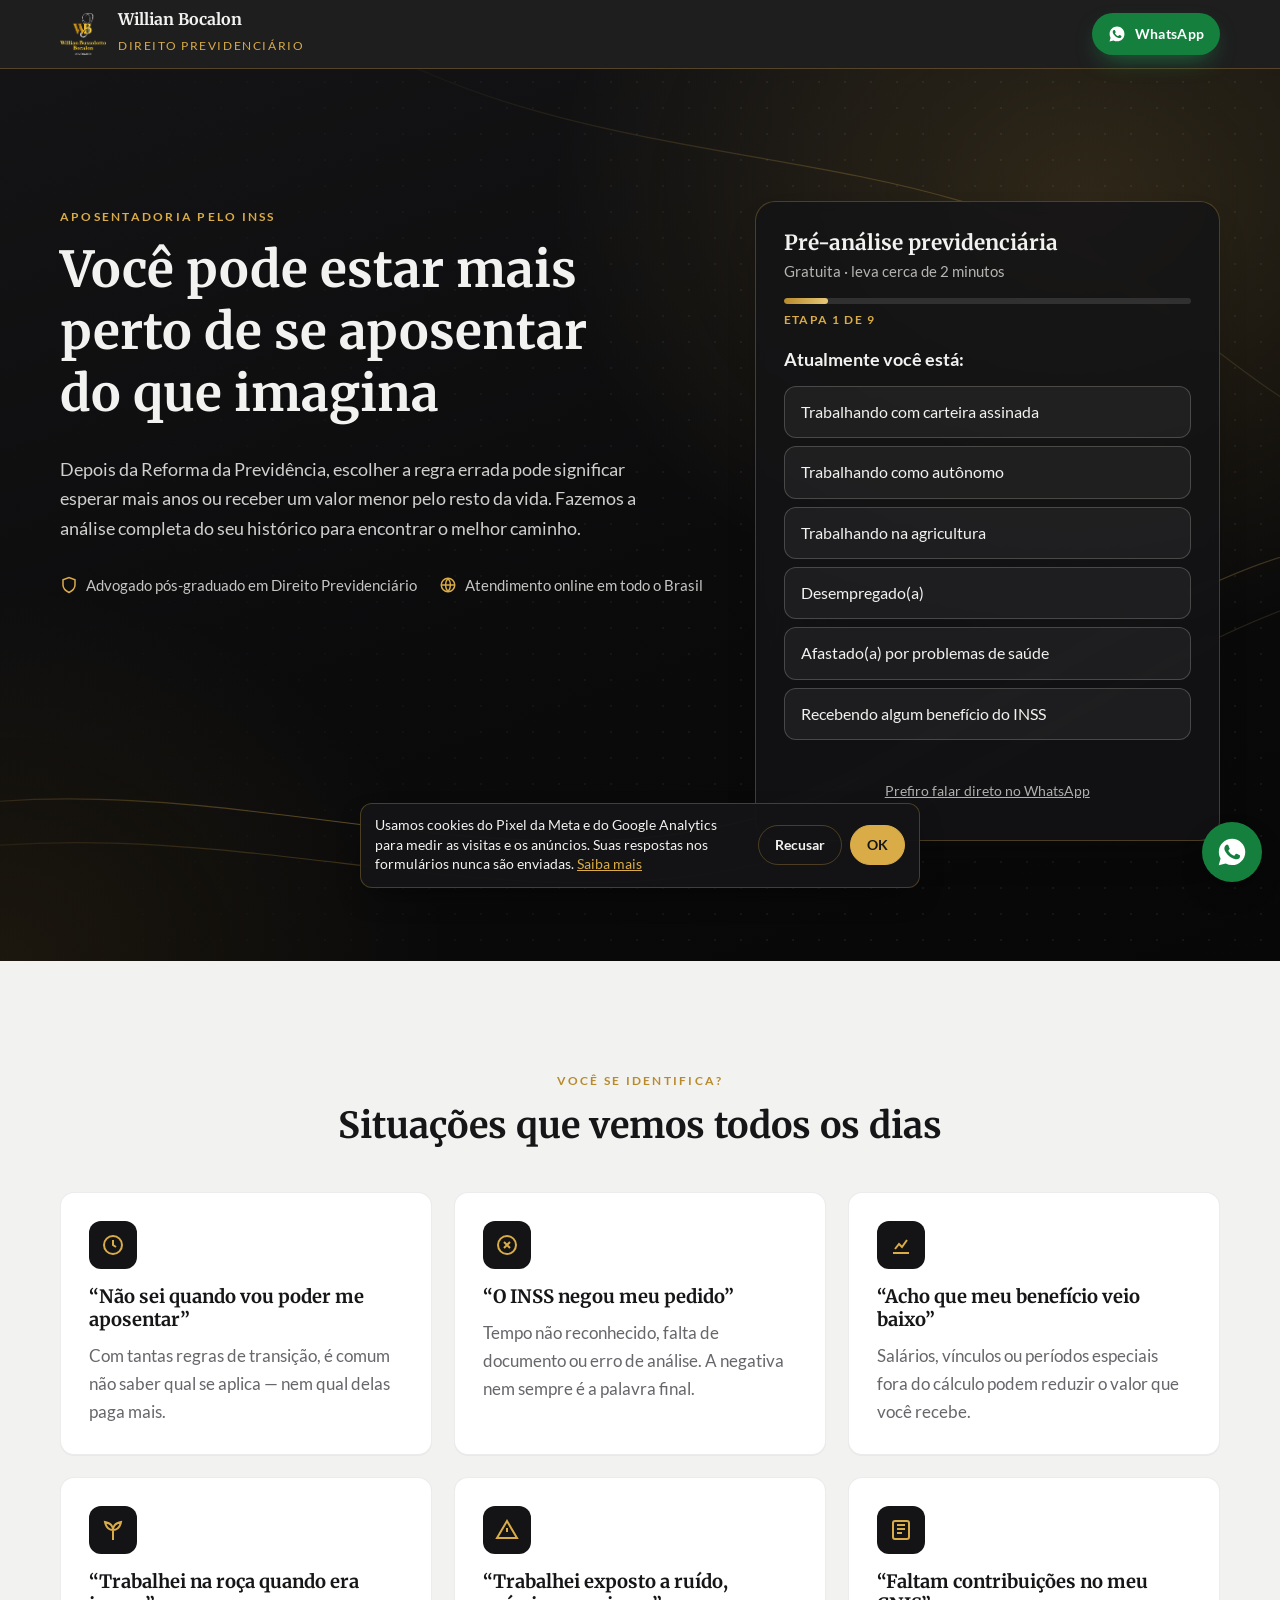
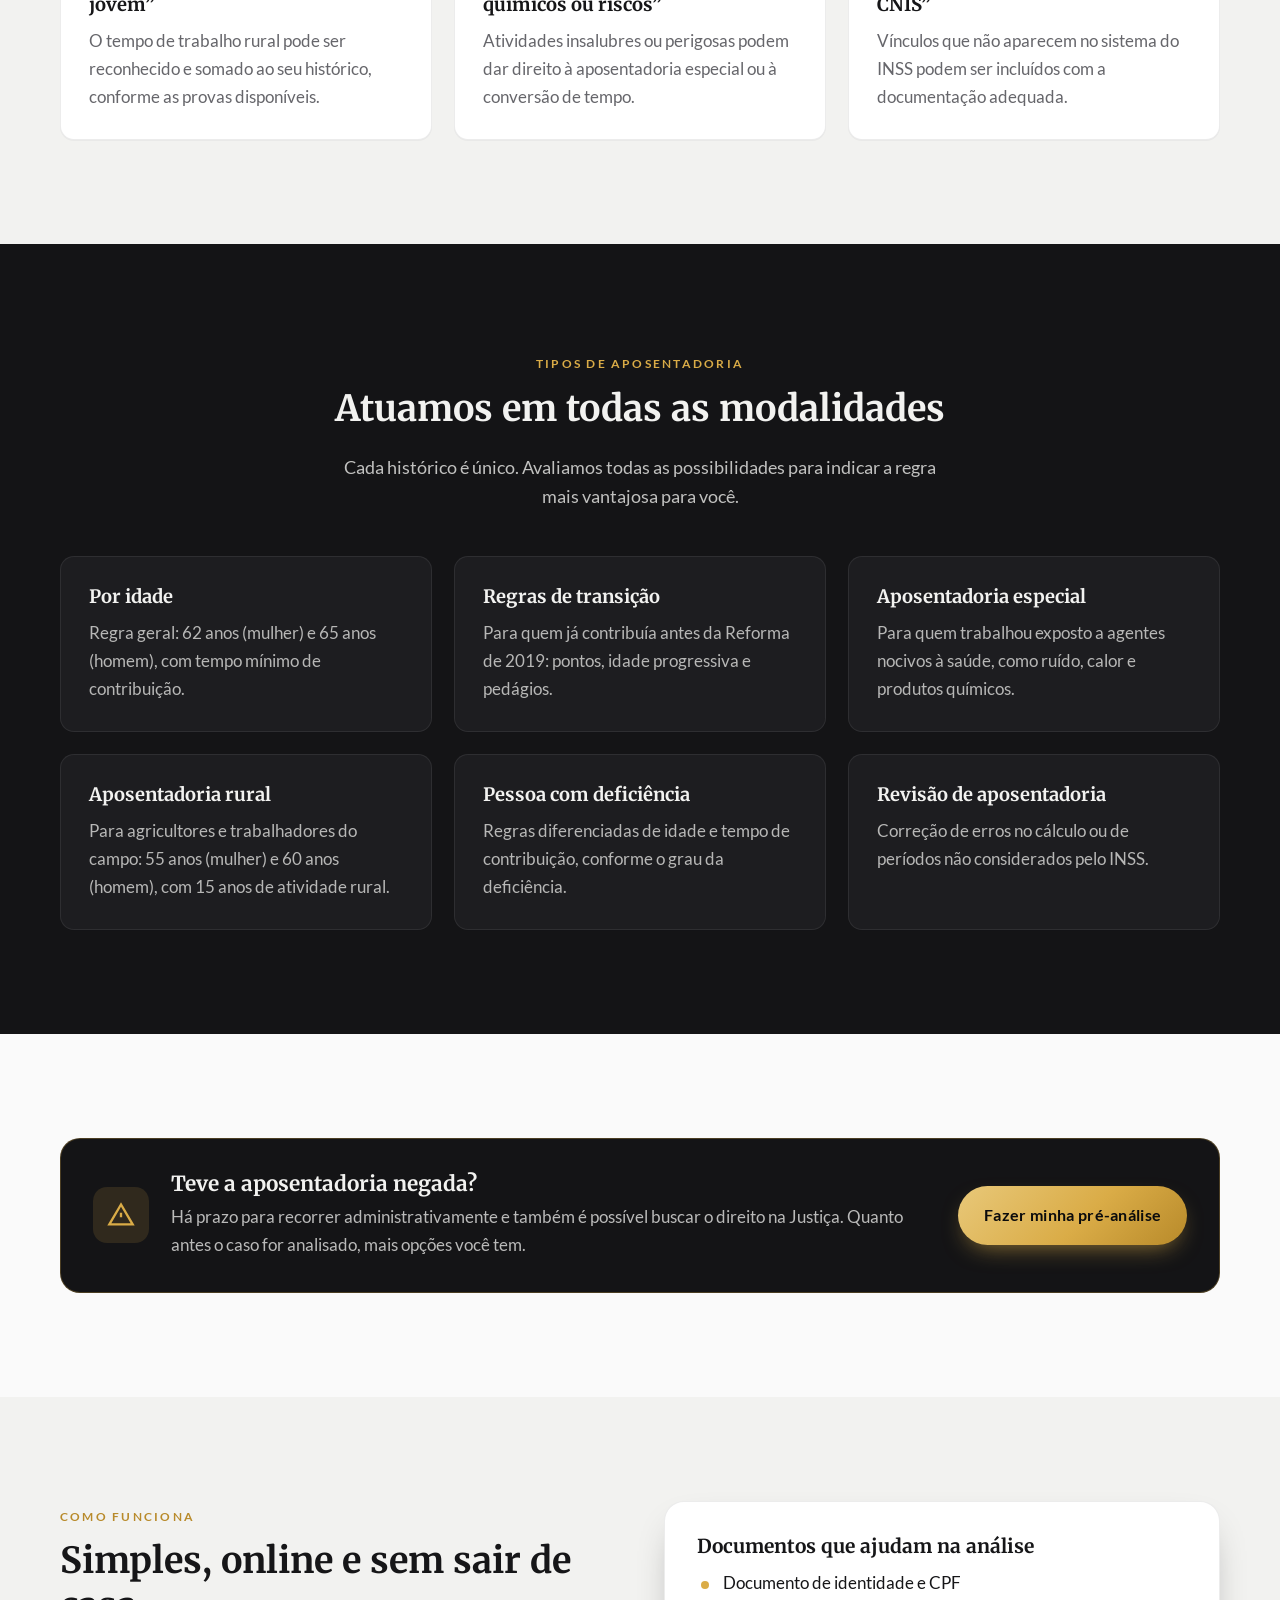
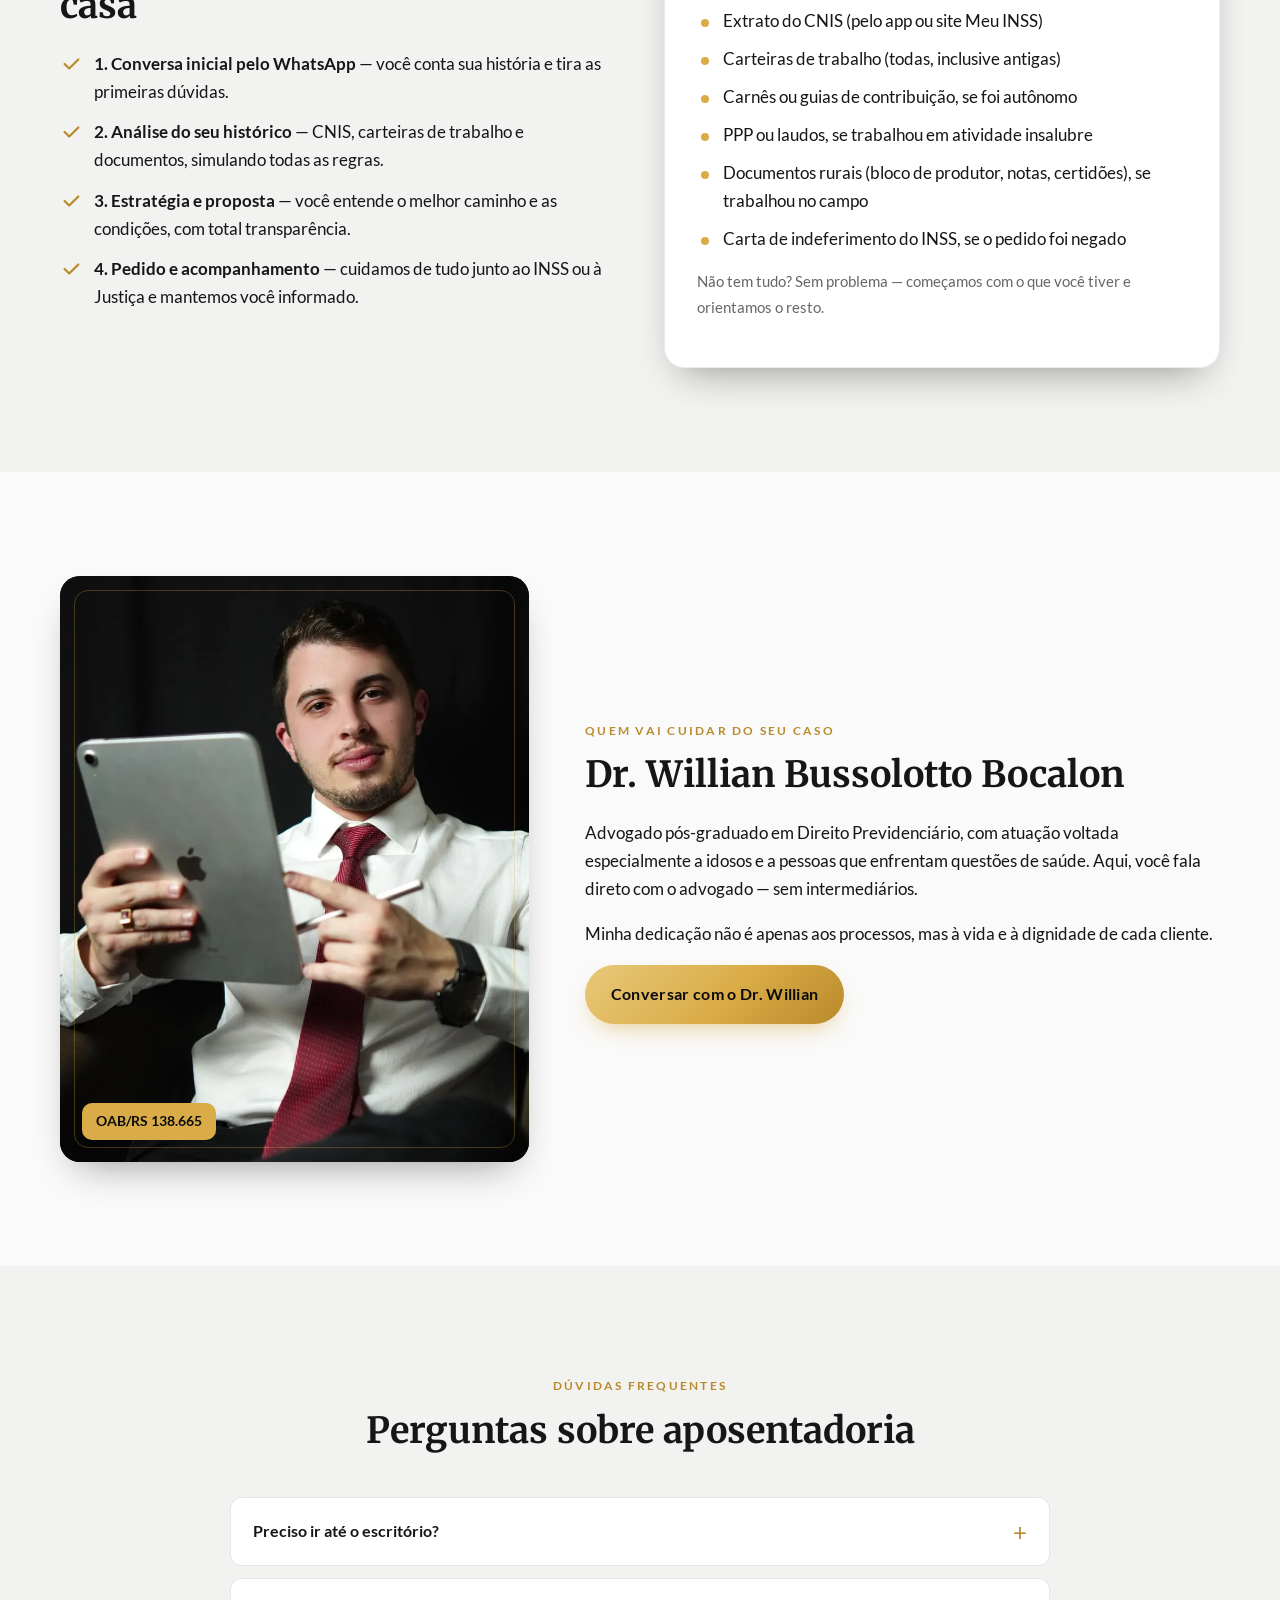
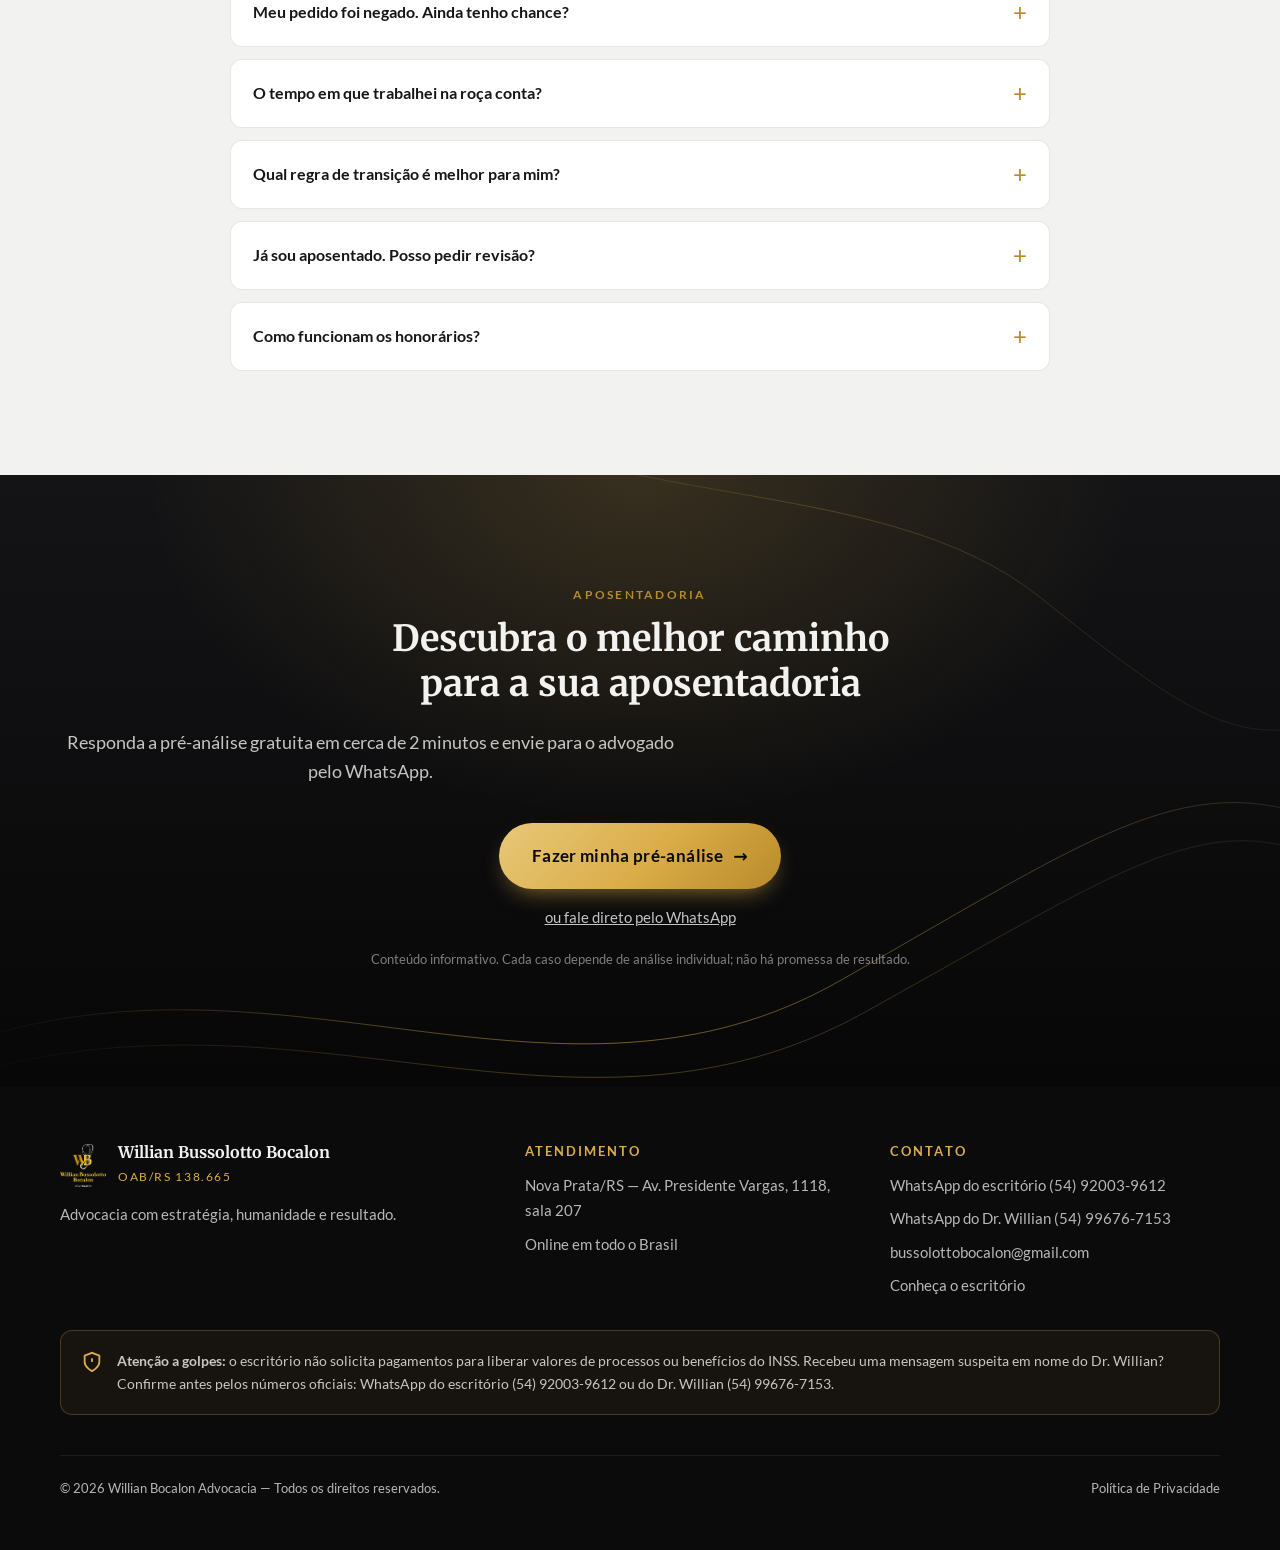
<file: aposentadoria.html>
<!doctype html>
<html lang="pt-BR">
<head>
  <meta charset="utf-8">
  <meta name="viewport" content="width=device-width, initial-scale=1">
  <title>Advogado de Aposentadoria (INSS) | Willian Bocalon</title>
  <meta name="description" content="Aposentadoria negada ou dúvida sobre a melhor regra? Análise do tempo de contribuição, regras de transição, especial, rural e revisões. Atendimento online.">
  <link rel="canonical" href="https://willianbocalon.com.br/aposentadoria">
  <meta property="og:title" content="Aposentadoria pelo INSS — Willian Bocalon Advocacia">
  <meta property="og:description" content="Descubra quando e como se aposentar pela regra mais vantajosa. Pedido negado? Fale com um advogado previdenciarista.">
  <meta property="og:image" content="https://willianbocalon.com.br/assets/img/og-willian.jpg">
  <meta property="og:type" content="website">
  <meta property="og:url" content="https://willianbocalon.com.br/aposentadoria">
  <meta property="og:site_name" content="Willian Bocalon Advocacia">
  <meta property="og:locale" content="pt_BR">
  <meta property="og:image:width" content="1200">
  <meta property="og:image:height" content="630">
  <meta name="twitter:card" content="summary_large_image">
  <meta name="theme-color" content="#0b0b0c">
  <link rel="icon" href="assets/img/logo.png">
  <link rel="apple-touch-icon" href="/assets/img/apple-touch-icon.png">
  <link rel="preload" href="/assets/fonts/merriweather-700.woff2" as="font" type="font/woff2" crossorigin>
  <link rel="preload" href="/assets/fonts/lato-400.woff2" as="font" type="font/woff2" crossorigin>
  <link rel="stylesheet" href="assets/css/style.css?v=23">
  <script type="application/ld+json">
  {"@context": "https://schema.org", "@type": "FAQPage", "mainEntity": [{"@type": "Question", "name": "Preciso ir até o escritório?", "acceptedAnswer": {"@type": "Answer", "text": "Não. Todo o atendimento pode ser feito online, por WhatsApp e videochamada, de qualquer lugar do Brasil. Se preferir, também atendemos presencialmente em Nova Prata/RS, com agendamento."}}, {"@type": "Question", "name": "Meu pedido foi negado. Ainda tenho chance?", "acceptedAnswer": {"@type": "Answer", "text": "Muitas negativas acontecem por falta de documentos ou por períodos que o INSS não reconheceu. É possível apresentar recurso administrativo dentro do prazo ou ingressar com ação judicial. Cada caso precisa ser analisado individualmente."}}, {"@type": "Question", "name": "O tempo em que trabalhei na roça conta?", "acceptedAnswer": {"@type": "Answer", "text": "Pode contar. O trabalho rural, inclusive em regime de economia familiar, pode ser reconhecido mediante provas documentais e testemunhais, e em muitos casos é somado ao restante do seu histórico."}}, {"@type": "Question", "name": "Qual regra de transição é melhor para mim?", "acceptedAnswer": {"@type": "Answer", "text": "Depende da sua idade, do seu tempo de contribuição e dos seus salários. Por isso simulamos todas as regras possíveis antes de fazer o pedido — a escolha certa pode antecipar a aposentadoria ou aumentar o valor do benefício."}}, {"@type": "Question", "name": "Já sou aposentado. Posso pedir revisão?", "acceptedAnswer": {"@type": "Answer", "text": "Em muitos casos, sim. Em regra, o prazo para pedir a revisão é de 10 anos a contar do primeiro pagamento. Analisamos a sua carta de concessão para verificar se há erros no cálculo."}}, {"@type": "Question", "name": "Como funcionam os honorários?", "acceptedAnswer": {"@type": "Answer", "text": "As condições são apresentadas de forma clara na proposta, depois da análise do seu caso e antes de qualquer contratação — sem surpresas."}}]}
  </script>
  <script src="/assets/js/ga.js?v=23"></script>
  <!-- Meta Pixel -->
  <script>
  !function(f,b,e,v,n,t,s){if(f.fbq)return;n=f.fbq=function(){n.callMethod?n.callMethod.apply(n,arguments):n.queue.push(arguments)};if(!f._fbq)f._fbq=n;n.push=n;n.loaded=!0;n.version='2.0';n.queue=[];t=b.createElement(e);t.async=!0;t.src=v;s=b.getElementsByTagName(e)[0];s.parentNode.insertBefore(t,s)}(window,document,'script','https://connect.facebook.net/en_US/fbevents.js');
  fbq('set', 'autoConfig', false, '1474307888131888');
  try { if (localStorage.getItem('wb-cookies') === 'recusado') fbq('consent', 'revoke'); } catch (e) {}
  fbq('init', '1474307888131888');
  fbq('track', 'PageView');
  </script>
  <noscript><img height="1" width="1" style="display:none" alt="" src="https://www.facebook.com/tr?id=1474307888131888&ev=PageView&noscript=1"></noscript>
  <!-- Fim Meta Pixel -->
</head>
<body class="lp" data-whats-msg="Olá, Dr. Willian! Vim pelo site e quero saber sobre a minha aposentadoria.">

<header class="header">
  <div class="wrap">
    <a class="brand" href="/">
      <img src="assets/img/logo.png" alt="" width="46" height="43">
      <span><strong>Willian Bocalon</strong><small>Direito Previdenciário</small></span>
    </a>
    <a class="btn btn--whats" aria-label="Falar com o advogado no WhatsApp" href="#" data-whats data-track="header-aposentadoria">
      <svg viewBox="0 0 24 24" fill="currentColor"><path d="M12.04 2C6.58 2 2.13 6.45 2.13 11.91c0 1.75.46 3.45 1.32 4.95L2.05 22l5.25-1.38a9.9 9.9 0 0 0 4.74 1.21c5.46 0 9.91-4.45 9.91-9.91C21.95 6.45 17.5 2 12.04 2Zm5.8 14.06c-.24.68-1.42 1.3-1.96 1.35-.5.05-1.13.07-1.82-.11-.42-.13-.96-.31-1.65-.61-2.9-1.25-4.8-4.18-4.94-4.37-.14-.19-1.18-1.57-1.18-3 0-1.42.75-2.12 1.01-2.41.27-.29.58-.36.78-.36h.56c.18 0 .42-.07.66.5.24.58.82 2 .89 2.15.07.14.12.31.02.5-.1.19-.14.31-.29.48-.14.17-.3.37-.43.5-.14.14-.29.3-.13.59.17.29.74 1.22 1.59 1.97 1.09.97 2.01 1.27 2.3 1.42.29.14.46.12.63-.07.17-.19.72-.84.92-1.13.19-.29.38-.24.65-.14.26.1 1.68.79 1.97.94.29.14.48.22.55.34.07.12.07.7-.17 1.38Z"/></svg>
      <span>WhatsApp</span>
    </a>
  </div>
</header>

<main>

  <!-- HERO -->
  <section class="hero">
    <div class="wrap hero__grid">
      <div>
        <span class="eyebrow">Aposentadoria pelo INSS</span>
        <h1>Você pode estar mais perto de se aposentar do que imagina</h1>
        <p class="lead">Depois da Reforma da Previdência, escolher a regra errada pode significar esperar mais anos ou receber um valor menor pelo resto da vida. Fazemos a análise completa do seu histórico para encontrar o melhor caminho.</p>
        <div class="hero__trust">
          <span><svg viewBox="0 0 24 24" fill="none" stroke="currentColor" stroke-width="2"><path d="M12 22s8-4 8-10V5l-8-3-8 3v7c0 6 8 10 8 10Z"/></svg>Advogado pós-graduado em Direito Previdenciário</span>
          <span><svg viewBox="0 0 24 24" fill="none" stroke="currentColor" stroke-width="2"><circle cx="12" cy="12" r="9"/><path d="M3 12h18M12 3a14 14 0 0 1 0 18M12 3a14 14 0 0 0 0 18"/></svg>Atendimento online em todo o Brasil</span>
        </div>
      </div>

      <div class="qcard wiz" id="pre-analise" data-wizard data-origem="Aposentadoria" data-track="pre-analise-aposentadoria">
        <h2>Pré-análise previdenciária</h2>
        <p>Responda algumas perguntas rápidas e envie para o advogado pelo WhatsApp.</p>
        <a class="btn btn--whats btn--block btn--lg" href="#" data-whats data-track="pre-analise-aposentadoria-sem-js">Falar com o advogado</a>
      </div>
    </div>
  </section>

  <!-- DORES -->
  <section class="section section--cream">
    <div class="wrap">
      <div class="section-head center reveal">
        <span class="eyebrow">Você se identifica?</span>
        <h2>Situações que vemos todos os dias</h2>
      </div>
      <div class="grid grid--3">
        <div class="card reveal">
          <div class="icon"><svg viewBox="0 0 24 24" fill="none" stroke="currentColor" stroke-width="2"><circle cx="12" cy="12" r="9"/><path d="M12 7v5l3 2"/></svg></div>
          <h3>“Não sei quando vou poder me aposentar”</h3>
          <p>Com tantas regras de transição, é comum não saber qual se aplica — nem qual delas paga mais.</p>
        </div>
        <div class="card reveal">
          <div class="icon"><svg viewBox="0 0 24 24" fill="none" stroke="currentColor" stroke-width="2"><circle cx="12" cy="12" r="9"/><path d="m15 9-6 6M9 9l6 6"/></svg></div>
          <h3>“O INSS negou meu pedido”</h3>
          <p>Tempo não reconhecido, falta de documento ou erro de análise. A negativa nem sempre é a palavra final.</p>
        </div>
        <div class="card reveal">
          <div class="icon"><svg viewBox="0 0 24 24" fill="none" stroke="currentColor" stroke-width="2"><path d="M4 20h16M6 16l4-5 3 3 5-7"/></svg></div>
          <h3>“Acho que meu benefício veio baixo”</h3>
          <p>Salários, vínculos ou períodos especiais fora do cálculo podem reduzir o valor que você recebe.</p>
        </div>
        <div class="card reveal">
          <div class="icon"><svg viewBox="0 0 24 24" fill="none" stroke="currentColor" stroke-width="2"><path d="M12 22V12M12 12c0-4 3-7 8-8-1 5-4 8-8 8Zm0 0C12 8 9 5 4 4c1 5 4 8 8 8Z"/></svg></div>
          <h3>“Trabalhei na roça quando era jovem”</h3>
          <p>O tempo de trabalho rural pode ser reconhecido e somado ao seu histórico, conforme as provas disponíveis.</p>
        </div>
        <div class="card reveal">
          <div class="icon"><svg viewBox="0 0 24 24" fill="none" stroke="currentColor" stroke-width="2"><path d="M12 3 2 20h20L12 3Z"/><path d="M12 10v4M12 17h.01"/></svg></div>
          <h3>“Trabalhei exposto a ruído, químicos ou riscos”</h3>
          <p>Atividades insalubres ou perigosas podem dar direito à aposentadoria especial ou à conversão de tempo.</p>
        </div>
        <div class="card reveal">
          <div class="icon"><svg viewBox="0 0 24 24" fill="none" stroke="currentColor" stroke-width="2"><rect x="4" y="3" width="16" height="18" rx="2"/><path d="M8 7h8M8 11h8M8 15h5"/></svg></div>
          <h3>“Faltam contribuições no meu CNIS”</h3>
          <p>Vínculos que não aparecem no sistema do INSS podem ser incluídos com a documentação adequada.</p>
        </div>
      </div>
    </div>
  </section>

  <!-- TIPOS -->
  <section class="section section--dark">
    <div class="wrap">
      <div class="section-head center reveal">
        <span class="eyebrow">Tipos de aposentadoria</span>
        <h2>Atuamos em todas as modalidades</h2>
        <p class="lead">Cada histórico é único. Avaliamos todas as possibilidades para indicar a regra mais vantajosa para você.</p>
      </div>
      <div class="grid grid--3">
        <article class="card reveal">
          <h3>Por idade</h3>
          <p>Regra geral: 62 anos (mulher) e 65 anos (homem), com tempo mínimo de contribuição.</p>
        </article>
        <article class="card reveal">
          <h3>Regras de transição</h3>
          <p>Para quem já contribuía antes da Reforma de 2019: pontos, idade progressiva e pedágios.</p>
        </article>
        <article class="card reveal">
          <h3>Aposentadoria especial</h3>
          <p>Para quem trabalhou exposto a agentes nocivos à saúde, como ruído, calor e produtos químicos.</p>
        </article>
        <article class="card reveal">
          <h3>Aposentadoria rural</h3>
          <p>Para agricultores e trabalhadores do campo: 55 anos (mulher) e 60 anos (homem), com 15 anos de atividade rural.</p>
        </article>
        <article class="card reveal">
          <h3>Pessoa com deficiência</h3>
          <p>Regras diferenciadas de idade e tempo de contribuição, conforme o grau da deficiência.</p>
        </article>
        <article class="card reveal">
          <h3>Revisão de aposentadoria</h3>
          <p>Correção de erros no cálculo ou de períodos não considerados pelo INSS.</p>
        </article>
      </div>
    </div>
  </section>

  <!-- NEGADO -->
  <section class="section">
    <div class="wrap">
      <div class="alert reveal">
        <div class="icon"><svg viewBox="0 0 24 24" fill="none" stroke="currentColor" stroke-width="2"><path d="M12 3 2 20h20L12 3Z"/><path d="M12 10v4M12 17h.01"/></svg></div>
        <div>
          <h3>Teve a aposentadoria negada?</h3>
          <p>Há prazo para recorrer administrativamente e também é possível buscar o direito na Justiça. Quanto antes o caso for analisado, mais opções você tem.</p>
        </div>
        <a class="btn btn--gold" href="#pre-analise" data-track="negado-aposentadoria">Fazer minha pré-análise</a>
      </div>
    </div>
  </section>

  <!-- COMO FUNCIONA + DOCUMENTOS -->
  <section class="section section--cream">
    <div class="wrap split">
      <div class="reveal">
        <span class="eyebrow">Como funciona</span>
        <h2>Simples, online e sem sair de casa</h2>
        <ul class="checks">
          <li><svg viewBox="0 0 24 24" fill="none" stroke="currentColor" stroke-width="2.4" stroke-linecap="round" stroke-linejoin="round"><path d="m5 12 5 5L20 7"/></svg><span><strong>1. Conversa inicial pelo WhatsApp</strong> — você conta sua história e tira as primeiras dúvidas.</span></li>
          <li><svg viewBox="0 0 24 24" fill="none" stroke="currentColor" stroke-width="2.4" stroke-linecap="round" stroke-linejoin="round"><path d="m5 12 5 5L20 7"/></svg><span><strong>2. Análise do seu histórico</strong> — CNIS, carteiras de trabalho e documentos, simulando todas as regras.</span></li>
          <li><svg viewBox="0 0 24 24" fill="none" stroke="currentColor" stroke-width="2.4" stroke-linecap="round" stroke-linejoin="round"><path d="m5 12 5 5L20 7"/></svg><span><strong>3. Estratégia e proposta</strong> — você entende o melhor caminho e as condições, com total transparência.</span></li>
          <li><svg viewBox="0 0 24 24" fill="none" stroke="currentColor" stroke-width="2.4" stroke-linecap="round" stroke-linejoin="round"><path d="m5 12 5 5L20 7"/></svg><span><strong>4. Pedido e acompanhamento</strong> — cuidamos de tudo junto ao INSS ou à Justiça e mantemos você informado.</span></li>
        </ul>
      </div>
      <div class="panel reveal">
        <h3>Documentos que ajudam na análise</h3>
        <ul class="list-gold">
          <li>Documento de identidade e CPF</li>
          <li>Extrato do CNIS (pelo app ou site Meu INSS)</li>
          <li>Carteiras de trabalho (todas, inclusive antigas)</li>
          <li>Carnês ou guias de contribuição, se foi autônomo</li>
          <li>PPP ou laudos, se trabalhou em atividade insalubre</li>
          <li>Documentos rurais (bloco de produtor, notas, certidões), se trabalhou no campo</li>
          <li>Carta de indeferimento do INSS, se o pedido foi negado</li>
        </ul>
        <p style="margin-top:16px;color:var(--muted);font-size:.95rem">Não tem tudo? Sem problema — começamos com o que você tiver e orientamos o resto.</p>
      </div>
    </div>
  </section>

  <!-- SOBRE CURTO -->
  <section class="section">
    <div class="wrap about">
      <div class="about__photo reveal">
        <picture>
          <source srcset="assets/img/willian-tablet.webp" type="image/webp">
          <img class="photo" src="assets/img/willian-tablet.jpg" alt="Dr. Willian Bussolotto Bocalon" width="900" height="1351" loading="lazy">
        </picture>
        <div class="about__badge">OAB/RS 138.665</div>
      </div>
      <div class="reveal">
        <span class="eyebrow">Quem vai cuidar do seu caso</span>
        <h2>Dr. Willian Bussolotto Bocalon</h2>
        <p>Advogado pós-graduado em Direito Previdenciário, com atuação voltada especialmente a idosos e a pessoas que enfrentam questões de saúde. Aqui, você fala direto com o advogado — sem intermediários.</p>
        <p>Minha dedicação não é apenas aos processos, mas à vida e à dignidade de cada cliente.</p>
        <a class="btn btn--gold" href="#" data-whats data-track="sobre-aposentadoria">Conversar com o Dr. Willian</a>
      </div>
    </div>
  </section>

  <!-- FAQ -->
  <section class="section section--cream">
    <div class="wrap">
      <div class="section-head center reveal">
        <span class="eyebrow">Dúvidas frequentes</span>
        <h2>Perguntas sobre aposentadoria</h2>
      </div>
      <div class="faq reveal">
        <details>
          <summary>Preciso ir até o escritório?</summary>
          <p>Não. Todo o atendimento pode ser feito online, por WhatsApp e videochamada, de qualquer lugar do Brasil. Se preferir, também atendemos presencialmente em Nova Prata/RS, com agendamento.</p>
        </details>
        <details>
          <summary>Meu pedido foi negado. Ainda tenho chance?</summary>
          <p>Muitas negativas acontecem por falta de documentos ou por períodos que o INSS não reconheceu. É possível apresentar recurso administrativo dentro do prazo ou ingressar com ação judicial. Cada caso precisa ser analisado individualmente.</p>
        </details>
        <details>
          <summary>O tempo em que trabalhei na roça conta?</summary>
          <p>Pode contar. O trabalho rural, inclusive em regime de economia familiar, pode ser reconhecido mediante provas documentais e testemunhais, e em muitos casos é somado ao restante do seu histórico.</p>
        </details>
        <details>
          <summary>Qual regra de transição é melhor para mim?</summary>
          <p>Depende da sua idade, do seu tempo de contribuição e dos seus salários. Por isso simulamos todas as regras possíveis antes de fazer o pedido — a escolha certa pode antecipar a aposentadoria ou aumentar o valor do benefício.</p>
        </details>
        <details>
          <summary>Já sou aposentado. Posso pedir revisão?</summary>
          <p>Em muitos casos, sim. Em regra, o prazo para pedir a revisão é de 10 anos a contar do primeiro pagamento. Analisamos a sua carta de concessão para verificar se há erros no cálculo.</p>
        </details>
        <details>
          <summary>Como funcionam os honorários?</summary>
          <p>As condições são apresentadas de forma clara na proposta, depois da análise do seu caso e antes de qualquer contratação — sem surpresas.</p>
        </details>
      </div>
    </div>
  </section>

  <!-- CTA -->
  <section class="section cta">
    <div class="wrap">
      <span class="eyebrow">Aposentadoria</span>
      <h2>Descubra o melhor caminho para a sua aposentadoria</h2>
      <p class="lead">Responda a pré-análise gratuita em cerca de 2 minutos e envie para o advogado pelo WhatsApp.</p>
      <a class="btn btn--gold btn--lg" href="#pre-analise" data-track="cta-aposentadoria">Fazer minha pré-análise <span class="arr">→</span></a>
      <p class="cta__alt"><a href="#" data-whats data-track="cta-aposentadoria-whats">ou fale direto pelo WhatsApp</a></p>
      <p class="disclaimer">Conteúdo informativo. Cada caso depende de análise individual; não há promessa de resultado.</p>
    </div>
  </section>
</main>

<footer class="footer">
  <div class="wrap footer__grid">
    <div>
      <a class="brand" href="/"><img src="assets/img/logo.png" alt="" width="46" height="43"><span><strong>Willian Bussolotto Bocalon</strong><small>OAB/RS 138.665</small></span></a>
      <p>Advocacia com estratégia, humanidade e resultado.</p>
    </div>
    <div>
      <h3>Atendimento</h3>
      <ul>
        <li>Nova Prata/RS — Av. Presidente Vargas, 1118, sala 207</li>
        <li>Online em todo o Brasil</li>
      </ul>
    </div>
    <div>
      <h3>Contato</h3>
      <ul>
        <li><a href="https://wa.me/5554920039612" target="_blank" rel="noopener" data-track="footer-aposentadoria">WhatsApp do escritório (54) 92003-9612</a></li>
        <li><a href="https://wa.me/5554996767153" target="_blank" rel="noopener">WhatsApp do Dr. Willian (54) 99676-7153</a></li>
        <li><a href="mailto:bussolottobocalon@gmail.com">bussolottobocalon@gmail.com</a></li>
        <li><a href="/">Conheça o escritório</a></li>
      </ul>
    </div>
  </div>
  <div class="wrap">
    <div class="notice">
      <svg viewBox="0 0 24 24" fill="none" stroke="currentColor" stroke-width="2"><path d="M12 22s8-4 8-10V5l-8-3-8 3v7c0 6 8 10 8 10Z"/><path d="M12 8v4M12 16h.01"/></svg>
      <span><strong>Atenção a golpes:</strong> o escritório não solicita pagamentos para liberar valores de processos ou benefícios do INSS. Recebeu uma mensagem suspeita em nome do Dr. Willian? Confirme antes pelos números oficiais: WhatsApp do escritório (54) 92003-9612 ou do Dr. Willian (54) 99676-7153.</span>
    </div>
  </div>
  <div class="wrap footer__bottom">
    <span>© <span id="year">2026</span> Willian Bocalon Advocacia — Todos os direitos reservados.</span>
    <span><a href="/politica-de-privacidade">Política de Privacidade</a></span>
  </div>
  <div class="wrap footer__selo"><kyvo-selo data-tema="escuro"></kyvo-selo></div>
</footer>
<script src="https://kyvo.dev.br/selo.js" async></script>

<a class="float-whats" href="#" data-whats data-track="float-aposentadoria" aria-label="Falar no WhatsApp">
  <svg viewBox="0 0 24 24" fill="currentColor"><path d="M12.04 2C6.58 2 2.13 6.45 2.13 11.91c0 1.75.46 3.45 1.32 4.95L2.05 22l5.25-1.38a9.9 9.9 0 0 0 4.74 1.21c5.46 0 9.91-4.45 9.91-9.91C21.95 6.45 17.5 2 12.04 2Zm5.8 14.06c-.24.68-1.42 1.3-1.96 1.35-.5.05-1.13.07-1.82-.11-.42-.13-.96-.31-1.65-.61-2.9-1.25-4.8-4.18-4.94-4.37-.14-.19-1.18-1.57-1.18-3 0-1.42.75-2.12 1.01-2.41.27-.29.58-.36.78-.36h.56c.18 0 .42-.07.66.5.24.58.82 2 .89 2.15.07.14.12.31.02.5-.1.19-.14.31-.29.48-.14.17-.3.37-.43.5-.14.14-.29.3-.13.59.17.29.74 1.22 1.59 1.97 1.09.97 2.01 1.27 2.3 1.42.29.14.46.12.63-.07.17-.19.72-.84.92-1.13.19-.29.38-.24.65-.14.26.1 1.68.79 1.97.94.29.14.48.22.55.34.07.12.07.7-.17 1.38Z"/></svg>
</a>
<div class="mobile-bar">
  <a class="btn btn--whats" href="#" data-whats data-track="mobilebar-aposentadoria">Falar com o advogado no WhatsApp</a>
</div>

<script src="assets/js/main.js?v=23"></script>
<script src="assets/js/wizard.js?v=23"></script>
<script src="assets/js/pre-analise.js?v=23"></script>
</body>
</html>
</file>
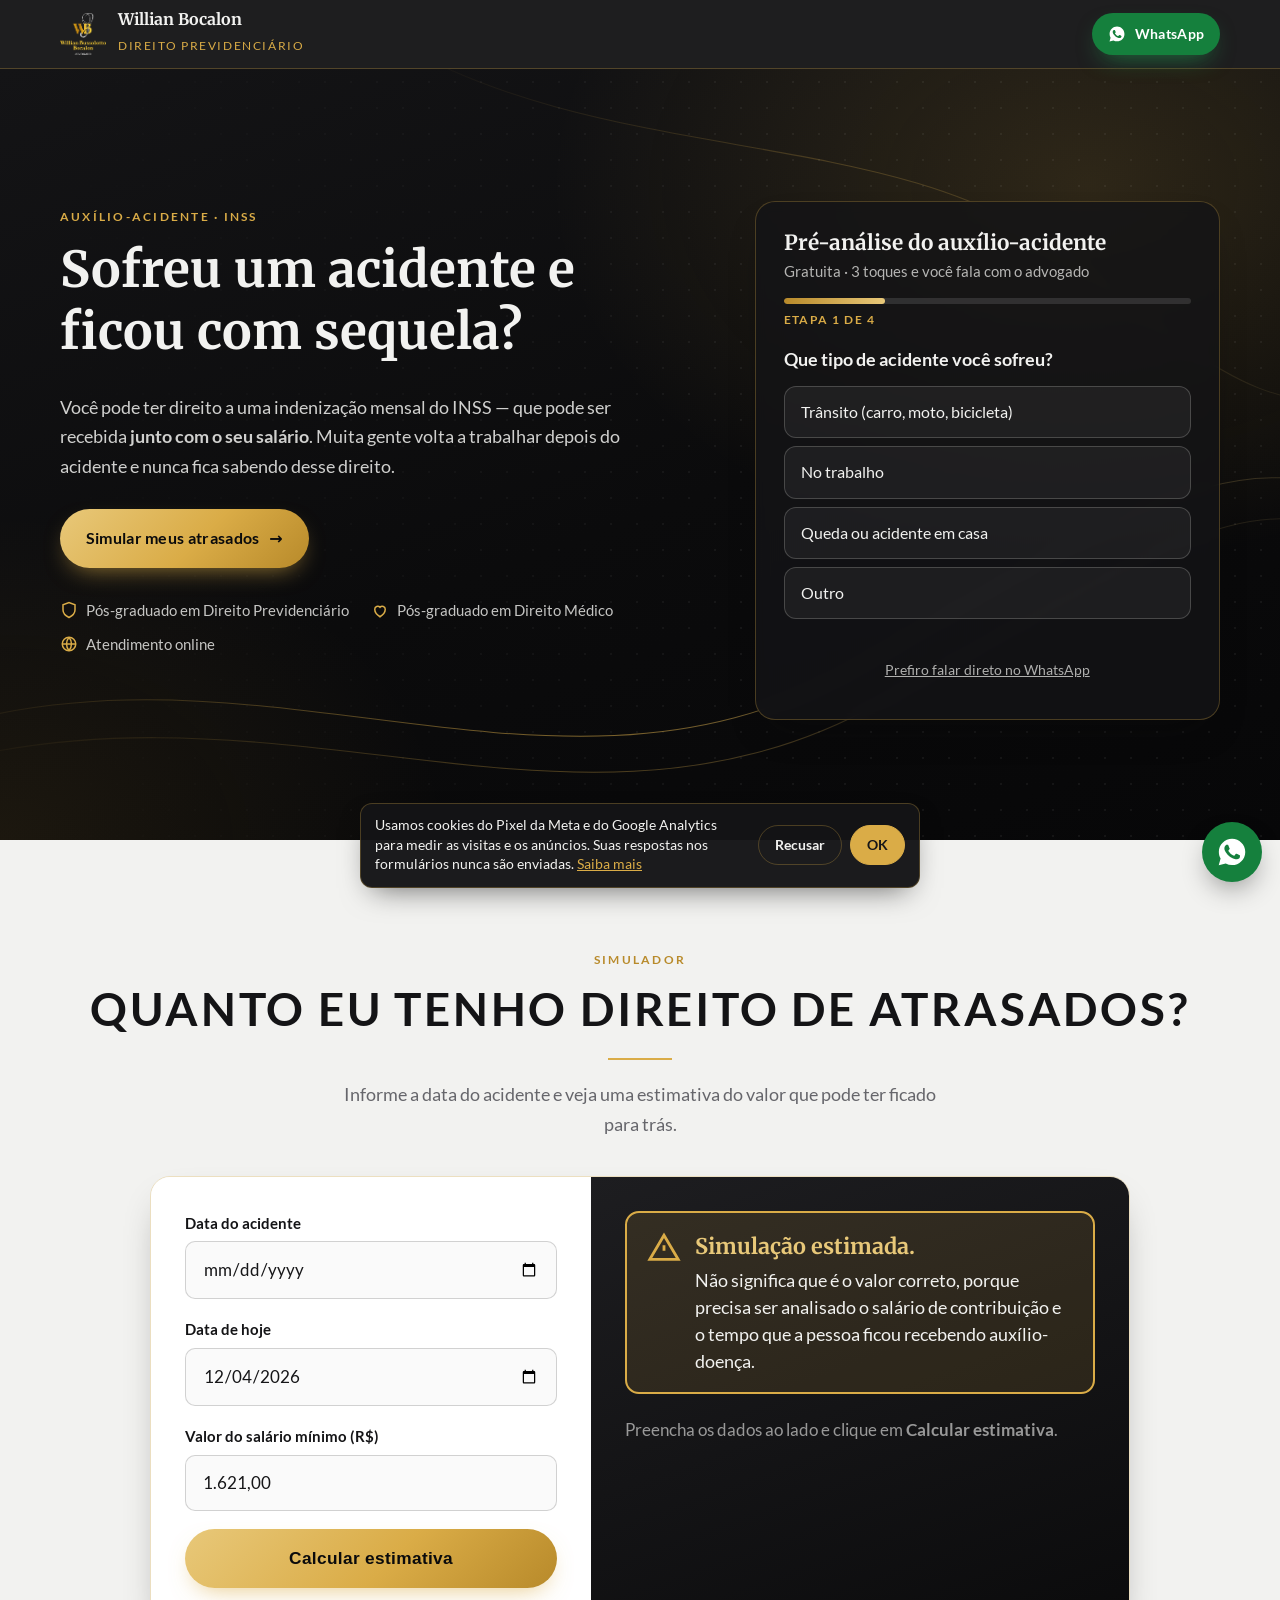
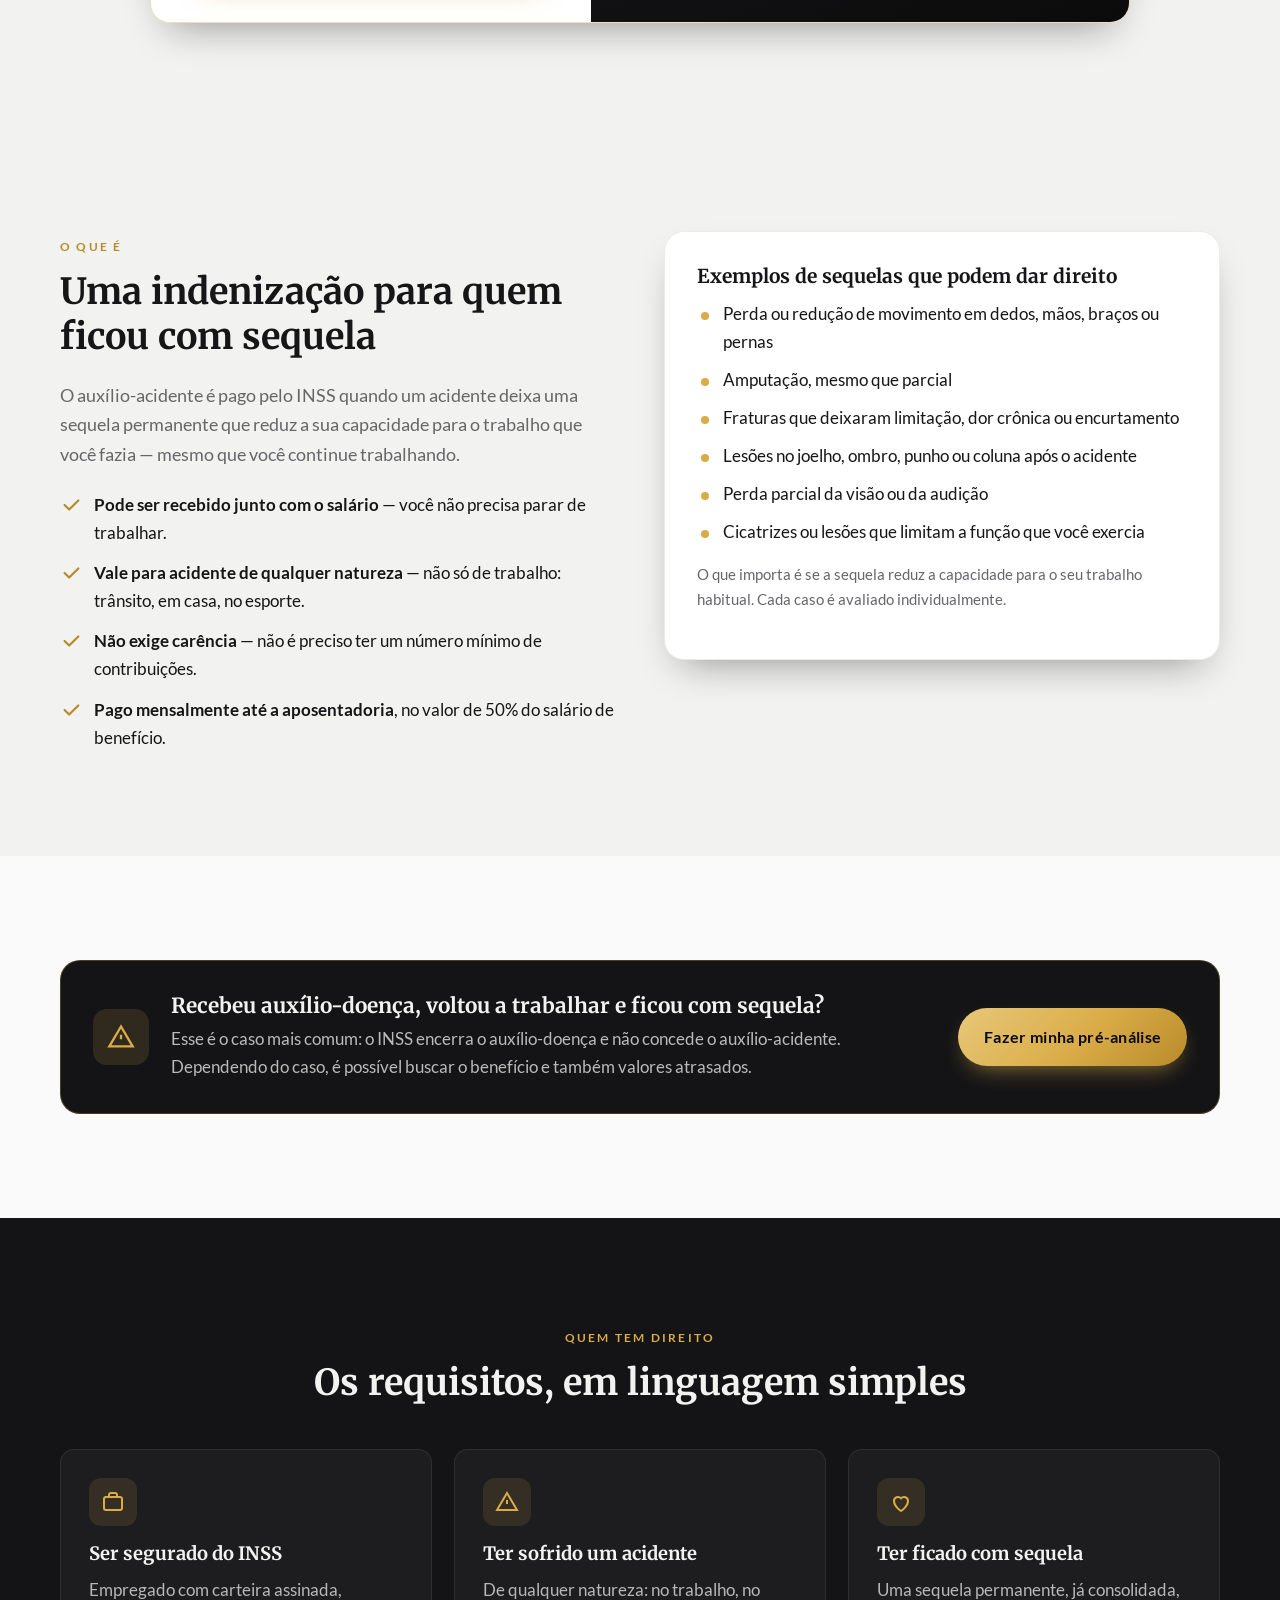
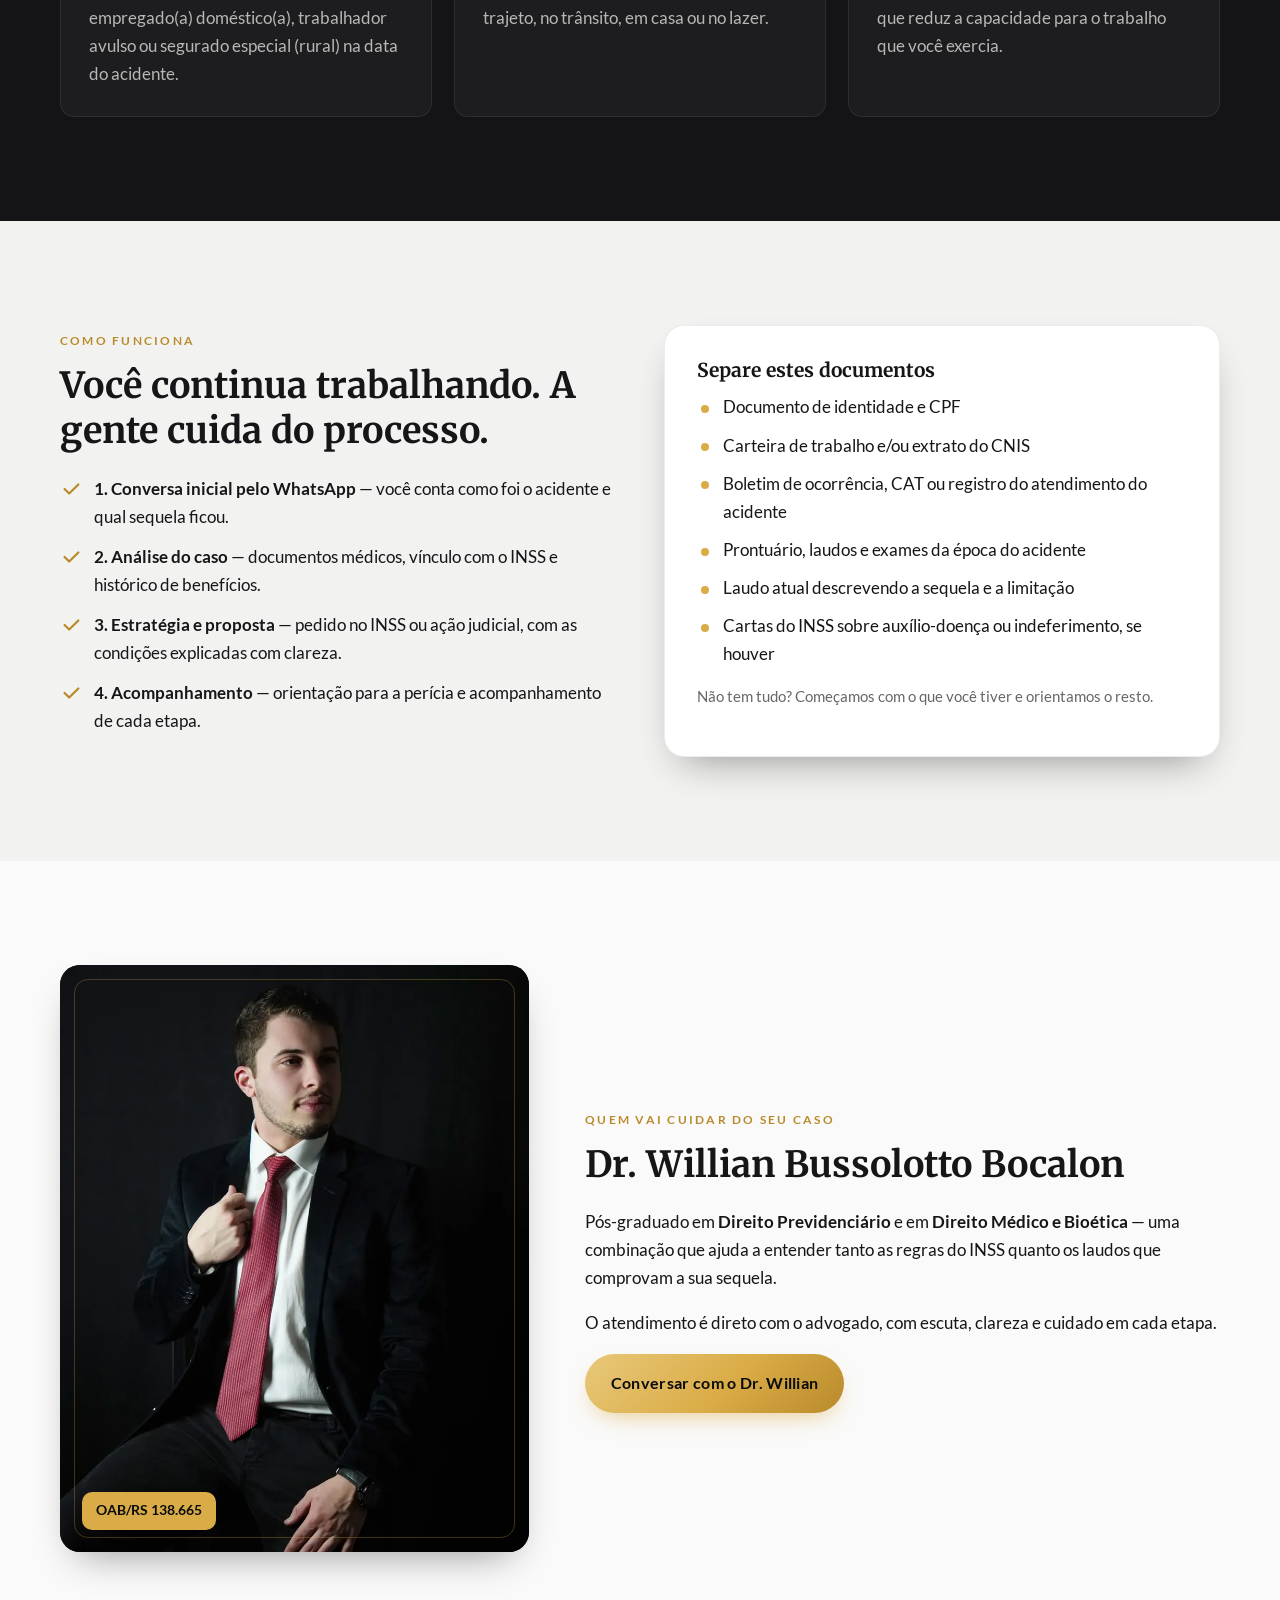
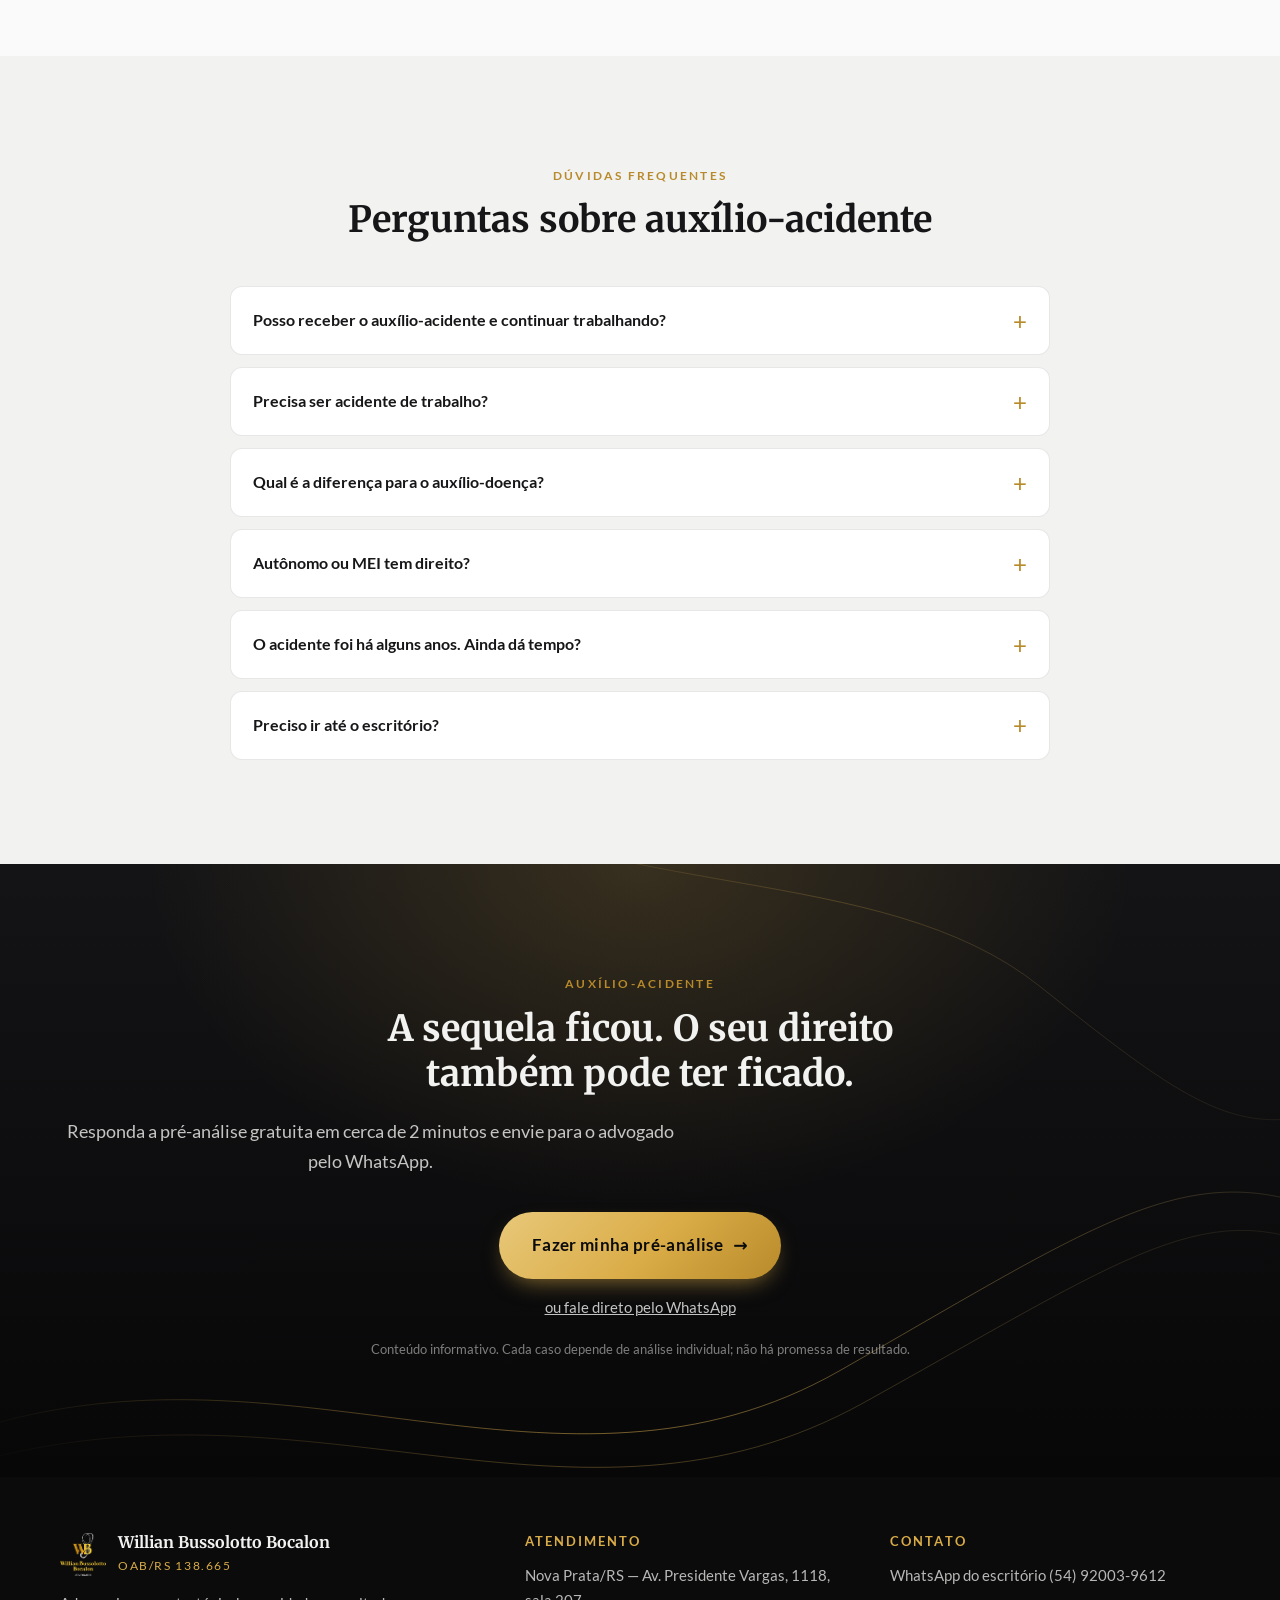
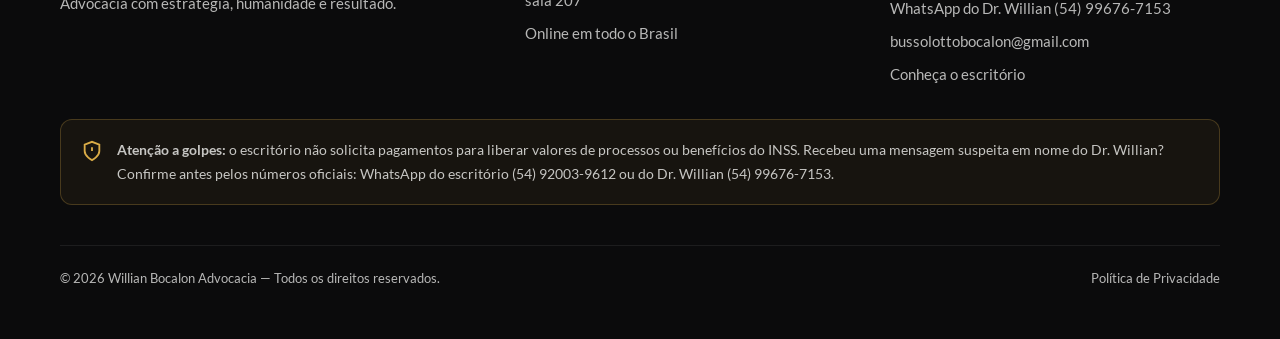
<file: auxilio-acidente.html>
<!doctype html>
<html lang="pt-BR">
<head>
  <meta charset="utf-8">
  <meta name="viewport" content="width=device-width, initial-scale=1">
  <title>Auxílio-acidente: ficou com sequela? | Willian Bocalon</title>
  <meta name="description" content="Ficou com sequela depois de um acidente? O auxílio-acidente do INSS é uma indenização mensal que pode ser recebida junto com o salário. Faça a pré-análise.">
  <link rel="canonical" href="https://willianbocalon.com.br/auxilio-acidente">
  <meta property="og:title" content="Auxílio-acidente: ficou com sequela? — Willian Bocalon Advocacia">
  <meta property="og:description" content="Uma indenização mensal do INSS para quem ficou com sequela de acidente — e que pode ser recebida junto com o salário.">
  <meta property="og:image" content="https://willianbocalon.com.br/assets/img/og-willian.jpg">
  <meta property="og:type" content="website">
  <meta property="og:url" content="https://willianbocalon.com.br/auxilio-acidente">
  <meta property="og:site_name" content="Willian Bocalon Advocacia">
  <meta property="og:locale" content="pt_BR">
  <meta property="og:image:width" content="1200">
  <meta property="og:image:height" content="630">
  <meta name="twitter:card" content="summary_large_image">
  <meta name="theme-color" content="#0b0b0c">
  <link rel="icon" href="assets/img/logo.png">
  <link rel="apple-touch-icon" href="/assets/img/apple-touch-icon.png">
  <link rel="preload" href="/assets/fonts/merriweather-700.woff2" as="font" type="font/woff2" crossorigin>
  <link rel="preload" href="/assets/fonts/lato-400.woff2" as="font" type="font/woff2" crossorigin>
  <link rel="stylesheet" href="assets/css/style.css?v=23">
  <script type="application/ld+json">
  {"@context": "https://schema.org", "@type": "FAQPage", "mainEntity": [{"@type": "Question", "name": "Posso receber o auxílio-acidente e continuar trabalhando?", "acceptedAnswer": {"@type": "Answer", "text": "Sim. O auxílio-acidente tem natureza de indenização e pode ser recebido junto com o salário, inclusive se você mudar de emprego."}}, {"@type": "Question", "name": "Precisa ser acidente de trabalho?", "acceptedAnswer": {"@type": "Answer", "text": "Não. Vale para acidente de qualquer natureza — de trânsito, em casa, no esporte ou no lazer —, desde que a sequela reduza a capacidade para o trabalho que você exercia."}}, {"@type": "Question", "name": "Qual é a diferença para o auxílio-doença?", "acceptedAnswer": {"@type": "Answer", "text": "O auxílio-doença é pago enquanto você está impedido de trabalhar. O auxílio-acidente é pago depois, quando você já pode voltar a trabalhar, mas ficou com uma sequela que reduz a sua capacidade."}}, {"@type": "Question", "name": "Autônomo ou MEI tem direito?", "acceptedAnswer": {"@type": "Answer", "text": "Pela regra atual, o auxílio-acidente é devido a empregados, empregados domésticos, trabalhadores avulsos e segurados especiais (rurais). Se você era autônomo na data do acidente mas tinha outro vínculo, vale analisar o caso."}}, {"@type": "Question", "name": "O acidente foi há alguns anos. Ainda dá tempo?", "acceptedAnswer": {"@type": "Answer", "text": "Em muitos casos, sim. Também pode ser possível receber valores atrasados, respeitado o limite de 5 anos para trás. Por isso vale analisar o quanto antes."}}, {"@type": "Question", "name": "Preciso ir até o escritório?", "acceptedAnswer": {"@type": "Answer", "text": "Não. O atendimento pode ser feito todo online, por WhatsApp e videochamada. Também atendemos presencialmente em Nova Prata/RS, com agendamento."}}]}
  </script>
  <script src="/assets/js/ga.js?v=23"></script>
  <!-- Meta Pixel -->
  <script>
  !function(f,b,e,v,n,t,s){if(f.fbq)return;n=f.fbq=function(){n.callMethod?n.callMethod.apply(n,arguments):n.queue.push(arguments)};if(!f._fbq)f._fbq=n;n.push=n;n.loaded=!0;n.version='2.0';n.queue=[];t=b.createElement(e);t.async=!0;t.src=v;s=b.getElementsByTagName(e)[0];s.parentNode.insertBefore(t,s)}(window,document,'script','https://connect.facebook.net/en_US/fbevents.js');
  fbq('set', 'autoConfig', false, '1474307888131888');
  try { if (localStorage.getItem('wb-cookies') === 'recusado') fbq('consent', 'revoke'); } catch (e) {}
  fbq('init', '1474307888131888');
  fbq('track', 'PageView');
  </script>
  <noscript><img height="1" width="1" style="display:none" alt="" src="https://www.facebook.com/tr?id=1474307888131888&ev=PageView&noscript=1"></noscript>
  <!-- Fim Meta Pixel -->
</head>
<body class="lp" data-whats-msg="Olá, Dr. Willian! Vim pelo site e quero saber sobre o auxílio-acidente.">

<header class="header">
  <div class="wrap">
    <a class="brand" href="/">
      <img src="assets/img/logo.png" alt="" width="46" height="43">
      <span><strong>Willian Bocalon</strong><small>Direito Previdenciário</small></span>
    </a>
    <a class="btn btn--whats" aria-label="Falar com o advogado no WhatsApp" href="#" data-whats data-track="header-acidente">
      <svg viewBox="0 0 24 24" fill="currentColor"><path d="M12.04 2C6.58 2 2.13 6.45 2.13 11.91c0 1.75.46 3.45 1.32 4.95L2.05 22l5.25-1.38a9.9 9.9 0 0 0 4.74 1.21c5.46 0 9.91-4.45 9.91-9.91C21.95 6.45 17.5 2 12.04 2Zm5.8 14.06c-.24.68-1.42 1.3-1.96 1.35-.5.05-1.13.07-1.82-.11-.42-.13-.96-.31-1.65-.61-2.9-1.25-4.8-4.18-4.94-4.37-.14-.19-1.18-1.57-1.18-3 0-1.42.75-2.12 1.01-2.41.27-.29.58-.36.78-.36h.56c.18 0 .42-.07.66.5.24.58.82 2 .89 2.15.07.14.12.31.02.5-.1.19-.14.31-.29.48-.14.17-.3.37-.43.5-.14.14-.29.3-.13.59.17.29.74 1.22 1.59 1.97 1.09.97 2.01 1.27 2.3 1.42.29.14.46.12.63-.07.17-.19.72-.84.92-1.13.19-.29.38-.24.65-.14.26.1 1.68.79 1.97.94.29.14.48.22.55.34.07.12.07.7-.17 1.38Z"/></svg>
      <span>WhatsApp</span>
    </a>
  </div>
</header>

<main>

  <!-- HERO -->
  <section class="hero">
    <div class="wrap hero__grid">
      <div>
        <span class="eyebrow">Auxílio-acidente · INSS</span>
        <h1>Sofreu um acidente e ficou com sequela?</h1>
        <p class="lead">Você pode ter direito a uma indenização mensal do INSS — que pode ser recebida <strong>junto com o seu salário</strong>. Muita gente volta a trabalhar depois do acidente e nunca fica sabendo desse direito.</p>
        <div class="hero__ctas"><a class="btn btn--gold" href="#calculadora">Simular meus atrasados <span class="arr">→</span></a></div>
        <div class="hero__trust">
          <span><svg viewBox="0 0 24 24" fill="none" stroke="currentColor" stroke-width="2"><path d="M12 22s8-4 8-10V5l-8-3-8 3v7c0 6 8 10 8 10Z"/></svg>Pós-graduado em Direito Previdenciário</span>
          <span><svg viewBox="0 0 24 24" fill="none" stroke="currentColor" stroke-width="2"><path d="M12 21s-7-4.35-7-10a4 4 0 0 1 7-2.65A4 4 0 0 1 19 11c0 5.65-7 10-7 10Z"/></svg>Pós-graduado em Direito Médico</span>
          <span><svg viewBox="0 0 24 24" fill="none" stroke="currentColor" stroke-width="2"><circle cx="12" cy="12" r="9"/><path d="M3 12h18M12 3a14 14 0 0 1 0 18M12 3a14 14 0 0 0 0 18"/></svg>Atendimento online</span>
        </div>
      </div>

      <div class="qcard wiz" id="pre-analise" data-wizard data-tipo="acidente" data-origem="Auxílio-acidente" data-track="pre-analise-auxilio-acidente">
        <h2>Pré-análise do auxílio-acidente</h2>
        <p>Responda algumas perguntas rápidas e envie para o advogado pelo WhatsApp.</p>
        <a class="btn btn--whats btn--block btn--lg" href="#" data-whats data-track="pre-analise-auxilio-acidente-sem-js">Falar com o advogado</a>
      </div>
    </div>
  </section>

  <!-- CALCULADORA DE ATRASADOS -->
  <section class="section section--cream" id="calculadora">
    <div class="wrap">
      <div class="center reveal" style="margin-bottom:36px">
        <span class="eyebrow">Simulador</span>
        <h2 class="title-xl">Quanto eu tenho direito de atrasados?</h2>
        <p class="lead">Informe a data do acidente e veja uma estimativa do valor que pode ter ficado para trás.</p>
      </div>

      <div class="calc reveal">
        <form class="calc__form" data-calc="atrasados" novalidate>
          <label class="field">
            <span>Data do acidente</span>
            <input type="date" name="acidente" required>
          </label>
          <label class="field">
            <span>Data de hoje</span>
            <input type="date" name="hoje" required>
          </label>
          <label class="field">
            <span>Valor do salário mínimo (R$)</span>
            <input type="text" name="salario" inputmode="decimal" value="1.621,00" required>
          </label>
          <button class="btn btn--gold btn--block btn--lg" type="submit">Calcular estimativa</button>
          <p class="calc__error" role="alert" hidden></p>
        </form>

        <div class="calc__result" aria-live="polite">
          <div class="calc__warn">
            <svg viewBox="0 0 24 24" fill="none" stroke="currentColor" stroke-width="2"><path d="M12 3 2 20h20L12 3Z"/><path d="M12 10v4M12 17h.01"/></svg>
            <p><strong>Simulação estimada.</strong> Não significa que é o valor correto, porque precisa ser analisado o salário de contribuição e o tempo que a pessoa ficou recebendo auxílio-doença.</p>
          </div>
          <div class="calc__out" hidden>
            <span class="calc__label">Estimativa de atrasados</span>
            <strong class="calc__total">R$ 0,00</strong>
            <ul class="calc__detail">
              <li>Meses considerados: <b data-out="meses">0</b></li>
              <li>Valor mensal estimado (50% do salário mínimo): <b data-out="mensal">R$ 0,00</b></li>
              <li data-out="limite" hidden>Limitado aos últimos 5 anos (60 meses)</li>
            </ul>
            <a class="btn btn--whats btn--block btn--lg" href="#" data-calc-whats data-track="calc-acidente">
              <svg viewBox="0 0 24 24" fill="currentColor"><path d="M12.04 2C6.58 2 2.13 6.45 2.13 11.91c0 1.75.46 3.45 1.32 4.95L2.05 22l5.25-1.38a9.9 9.9 0 0 0 4.74 1.21c5.46 0 9.91-4.45 9.91-9.91C21.95 6.45 17.5 2 12.04 2Zm5.8 14.06c-.24.68-1.42 1.3-1.96 1.35-.5.05-1.13.07-1.82-.11-.42-.13-.96-.31-1.65-.61-2.9-1.25-4.8-4.18-4.94-4.37-.14-.19-1.18-1.57-1.18-3 0-1.42.75-2.12 1.01-2.41.27-.29.58-.36.78-.36h.56c.18 0 .42-.07.66.5.24.58.82 2 .89 2.15.07.14.12.31.02.5-.1.19-.14.31-.29.48-.14.17-.3.37-.43.5-.14.14-.29.3-.13.59.17.29.74 1.22 1.59 1.97 1.09.97 2.01 1.27 2.3 1.42.29.14.46.12.63-.07.17-.19.72-.84.92-1.13.19-.29.38-.24.65-.14.26.1 1.68.79 1.97.94.29.14.48.22.55.34.07.12.07.7-.17 1.38Z"/></svg>
              Quero que o advogado analise
            </a>
          </div>
          <p class="calc__placeholder">Preencha os dados ao lado e clique em <b>Calcular estimativa</b>.</p>
        </div>
      </div>
    </div>
  </section>

  <!-- O QUE É -->
  <section class="section section--cream">
    <div class="wrap split">
      <div class="reveal">
        <span class="eyebrow">O que é</span>
        <h2>Uma indenização para quem ficou com sequela</h2>
        <p class="lead">O auxílio-acidente é pago pelo INSS quando um acidente deixa uma sequela permanente que reduz a sua capacidade para o trabalho que você fazia — mesmo que você continue trabalhando.</p>
        <ul class="checks">
          <li><svg viewBox="0 0 24 24" fill="none" stroke="currentColor" stroke-width="2.4" stroke-linecap="round" stroke-linejoin="round"><path d="m5 12 5 5L20 7"/></svg><span><strong>Pode ser recebido junto com o salário</strong> — você não precisa parar de trabalhar.</span></li>
          <li><svg viewBox="0 0 24 24" fill="none" stroke="currentColor" stroke-width="2.4" stroke-linecap="round" stroke-linejoin="round"><path d="m5 12 5 5L20 7"/></svg><span><strong>Vale para acidente de qualquer natureza</strong> — não só de trabalho: trânsito, em casa, no esporte.</span></li>
          <li><svg viewBox="0 0 24 24" fill="none" stroke="currentColor" stroke-width="2.4" stroke-linecap="round" stroke-linejoin="round"><path d="m5 12 5 5L20 7"/></svg><span><strong>Não exige carência</strong> — não é preciso ter um número mínimo de contribuições.</span></li>
          <li><svg viewBox="0 0 24 24" fill="none" stroke="currentColor" stroke-width="2.4" stroke-linecap="round" stroke-linejoin="round"><path d="m5 12 5 5L20 7"/></svg><span><strong>Pago mensalmente até a aposentadoria</strong>, no valor de 50% do salário de benefício.</span></li>
        </ul>
      </div>
      <div class="panel reveal">
        <h3>Exemplos de sequelas que podem dar direito</h3>
        <ul class="list-gold">
          <li>Perda ou redução de movimento em dedos, mãos, braços ou pernas</li>
          <li>Amputação, mesmo que parcial</li>
          <li>Fraturas que deixaram limitação, dor crônica ou encurtamento</li>
          <li>Lesões no joelho, ombro, punho ou coluna após o acidente</li>
          <li>Perda parcial da visão ou da audição</li>
          <li>Cicatrizes ou lesões que limitam a função que você exercia</li>
        </ul>
        <p style="margin-top:16px;color:var(--muted);font-size:.95rem">O que importa é se a sequela reduz a capacidade para o seu trabalho habitual. Cada caso é avaliado individualmente.</p>
      </div>
    </div>
  </section>

  <!-- ALERTA -->
  <section class="section">
    <div class="wrap">
      <div class="alert reveal">
        <div class="icon"><svg viewBox="0 0 24 24" fill="none" stroke="currentColor" stroke-width="2"><path d="M12 3 2 20h20L12 3Z"/><path d="M12 10v4M12 17h.01"/></svg></div>
        <div>
          <h3>Recebeu auxílio-doença, voltou a trabalhar e ficou com sequela?</h3>
          <p>Esse é o caso mais comum: o INSS encerra o auxílio-doença e não concede o auxílio-acidente. Dependendo do caso, é possível buscar o benefício e também valores atrasados.</p>
        </div>
        <a class="btn btn--gold" href="#pre-analise" data-track="alerta-acidente">Fazer minha pré-análise</a>
      </div>
    </div>
  </section>

  <!-- QUEM TEM DIREITO -->
  <section class="section section--dark">
    <div class="wrap">
      <div class="section-head center reveal">
        <span class="eyebrow">Quem tem direito</span>
        <h2>Os requisitos, em linguagem simples</h2>
      </div>
      <div class="grid grid--3">
        <article class="card reveal">
          <div class="icon"><svg viewBox="0 0 24 24" fill="none" stroke="currentColor" stroke-width="2"><rect x="3" y="7" width="18" height="13" rx="2"/><path d="M8 7V5a2 2 0 0 1 2-2h4a2 2 0 0 1 2 2v2"/></svg></div>
          <h3>Ser segurado do INSS</h3>
          <p>Empregado com carteira assinada, empregado(a) doméstico(a), trabalhador avulso ou segurado especial (rural) na data do acidente.</p>
        </article>
        <article class="card reveal">
          <div class="icon"><svg viewBox="0 0 24 24" fill="none" stroke="currentColor" stroke-width="2"><path d="M12 3 2 20h20L12 3Z"/><path d="M12 10v4M12 17h.01"/></svg></div>
          <h3>Ter sofrido um acidente</h3>
          <p>De qualquer natureza: no trabalho, no trajeto, no trânsito, em casa ou no lazer.</p>
        </article>
        <article class="card reveal">
          <div class="icon"><svg viewBox="0 0 24 24" fill="none" stroke="currentColor" stroke-width="2"><path d="M12 21s-7-4.35-7-10a4 4 0 0 1 7-2.65A4 4 0 0 1 19 11c0 5.65-7 10-7 10Z"/></svg></div>
          <h3>Ter ficado com sequela</h3>
          <p>Uma sequela permanente, já consolidada, que reduz a capacidade para o trabalho que você exercia.</p>
        </article>
      </div>
    </div>
  </section>

  <!-- COMO FUNCIONA + DOCUMENTOS -->
  <section class="section section--cream">
    <div class="wrap split">
      <div class="reveal">
        <span class="eyebrow">Como funciona</span>
        <h2>Você continua trabalhando. A gente cuida do processo.</h2>
        <ul class="checks">
          <li><svg viewBox="0 0 24 24" fill="none" stroke="currentColor" stroke-width="2.4" stroke-linecap="round" stroke-linejoin="round"><path d="m5 12 5 5L20 7"/></svg><span><strong>1. Conversa inicial pelo WhatsApp</strong> — você conta como foi o acidente e qual sequela ficou.</span></li>
          <li><svg viewBox="0 0 24 24" fill="none" stroke="currentColor" stroke-width="2.4" stroke-linecap="round" stroke-linejoin="round"><path d="m5 12 5 5L20 7"/></svg><span><strong>2. Análise do caso</strong> — documentos médicos, vínculo com o INSS e histórico de benefícios.</span></li>
          <li><svg viewBox="0 0 24 24" fill="none" stroke="currentColor" stroke-width="2.4" stroke-linecap="round" stroke-linejoin="round"><path d="m5 12 5 5L20 7"/></svg><span><strong>3. Estratégia e proposta</strong> — pedido no INSS ou ação judicial, com as condições explicadas com clareza.</span></li>
          <li><svg viewBox="0 0 24 24" fill="none" stroke="currentColor" stroke-width="2.4" stroke-linecap="round" stroke-linejoin="round"><path d="m5 12 5 5L20 7"/></svg><span><strong>4. Acompanhamento</strong> — orientação para a perícia e acompanhamento de cada etapa.</span></li>
        </ul>
      </div>
      <div class="panel reveal">
        <h3>Separe estes documentos</h3>
        <ul class="list-gold">
          <li>Documento de identidade e CPF</li>
          <li>Carteira de trabalho e/ou extrato do CNIS</li>
          <li>Boletim de ocorrência, CAT ou registro do atendimento do acidente</li>
          <li>Prontuário, laudos e exames da época do acidente</li>
          <li>Laudo atual descrevendo a sequela e a limitação</li>
          <li>Cartas do INSS sobre auxílio-doença ou indeferimento, se houver</li>
        </ul>
        <p style="margin-top:16px;color:var(--muted);font-size:.95rem">Não tem tudo? Começamos com o que você tiver e orientamos o resto.</p>
      </div>
    </div>
  </section>

  <!-- SOBRE CURTO -->
  <section class="section">
    <div class="wrap about">
      <div class="about__photo reveal">
        <picture>
          <source srcset="assets/img/willian-terno.webp" type="image/webp">
          <img class="photo" src="assets/img/willian-terno.jpg" alt="Dr. Willian Bussolotto Bocalon" width="900" height="1351" loading="lazy">
        </picture>
        <div class="about__badge">OAB/RS 138.665</div>
      </div>
      <div class="reveal">
        <span class="eyebrow">Quem vai cuidar do seu caso</span>
        <h2>Dr. Willian Bussolotto Bocalon</h2>
        <p>Pós-graduado em <strong>Direito Previdenciário</strong> e em <strong>Direito Médico e Bioética</strong> — uma combinação que ajuda a entender tanto as regras do INSS quanto os laudos que comprovam a sua sequela.</p>
        <p>O atendimento é direto com o advogado, com escuta, clareza e cuidado em cada etapa.</p>
        <a class="btn btn--gold" href="#" data-whats data-track="sobre-acidente">Conversar com o Dr. Willian</a>
      </div>
    </div>
  </section>

  <!-- FAQ -->
  <section class="section section--cream">
    <div class="wrap">
      <div class="section-head center reveal">
        <span class="eyebrow">Dúvidas frequentes</span>
        <h2>Perguntas sobre auxílio-acidente</h2>
      </div>
      <div class="faq reveal">
        <details>
          <summary>Posso receber o auxílio-acidente e continuar trabalhando?</summary>
          <p>Sim. O auxílio-acidente tem natureza de indenização e pode ser recebido junto com o salário, inclusive se você mudar de emprego.</p>
        </details>
        <details>
          <summary>Precisa ser acidente de trabalho?</summary>
          <p>Não. Vale para acidente de qualquer natureza — de trânsito, em casa, no esporte ou no lazer —, desde que a sequela reduza a capacidade para o trabalho que você exercia.</p>
        </details>
        <details>
          <summary>Qual é a diferença para o auxílio-doença?</summary>
          <p>O auxílio-doença é pago enquanto você está <em>impedido</em> de trabalhar. O auxílio-acidente é pago depois, quando você já pode voltar a trabalhar, mas ficou com uma sequela que reduz a sua capacidade.</p>
        </details>
        <details>
          <summary>Autônomo ou MEI tem direito?</summary>
          <p>Pela regra atual, o auxílio-acidente é devido a empregados, empregados domésticos, trabalhadores avulsos e segurados especiais (rurais). Se você era autônomo na data do acidente mas tinha outro vínculo, vale analisar o caso.</p>
        </details>
        <details>
          <summary>O acidente foi há alguns anos. Ainda dá tempo?</summary>
          <p>Em muitos casos, sim. Também pode ser possível receber valores atrasados, respeitado o limite de 5 anos para trás. Por isso vale analisar o quanto antes.</p>
        </details>
        <details>
          <summary>Preciso ir até o escritório?</summary>
          <p>Não. O atendimento pode ser feito todo online, por WhatsApp e videochamada. Também atendemos presencialmente em Nova Prata/RS, com agendamento.</p>
        </details>
      </div>
    </div>
  </section>

  <!-- CTA -->
  <section class="section cta">
    <div class="wrap">
      <span class="eyebrow">Auxílio-acidente</span>
      <h2>A sequela ficou. O seu direito também pode ter ficado.</h2>
      <p class="lead">Responda a pré-análise gratuita em cerca de 2 minutos e envie para o advogado pelo WhatsApp.</p>
      <a class="btn btn--gold btn--lg" href="#pre-analise" data-track="cta-acidente">Fazer minha pré-análise <span class="arr">→</span></a>
      <p class="cta__alt"><a href="#" data-whats data-track="cta-acidente-whats">ou fale direto pelo WhatsApp</a></p>
      <p class="disclaimer">Conteúdo informativo. Cada caso depende de análise individual; não há promessa de resultado.</p>
    </div>
  </section>
</main>

<footer class="footer">
  <div class="wrap footer__grid">
    <div>
      <a class="brand" href="/"><img src="assets/img/logo.png" alt="" width="46" height="43"><span><strong>Willian Bussolotto Bocalon</strong><small>OAB/RS 138.665</small></span></a>
      <p>Advocacia com estratégia, humanidade e resultado.</p>
    </div>
    <div>
      <h3>Atendimento</h3>
      <ul>
        <li>Nova Prata/RS — Av. Presidente Vargas, 1118, sala 207</li>
        <li>Online em todo o Brasil</li>
      </ul>
    </div>
    <div>
      <h3>Contato</h3>
      <ul>
        <li><a href="https://wa.me/5554920039612" target="_blank" rel="noopener" data-track="footer-acidente">WhatsApp do escritório (54) 92003-9612</a></li>
        <li><a href="https://wa.me/5554996767153" target="_blank" rel="noopener">WhatsApp do Dr. Willian (54) 99676-7153</a></li>
        <li><a href="mailto:bussolottobocalon@gmail.com">bussolottobocalon@gmail.com</a></li>
        <li><a href="/">Conheça o escritório</a></li>
      </ul>
    </div>
  </div>
  <div class="wrap">
    <div class="notice">
      <svg viewBox="0 0 24 24" fill="none" stroke="currentColor" stroke-width="2"><path d="M12 22s8-4 8-10V5l-8-3-8 3v7c0 6 8 10 8 10Z"/><path d="M12 8v4M12 16h.01"/></svg>
      <span><strong>Atenção a golpes:</strong> o escritório não solicita pagamentos para liberar valores de processos ou benefícios do INSS. Recebeu uma mensagem suspeita em nome do Dr. Willian? Confirme antes pelos números oficiais: WhatsApp do escritório (54) 92003-9612 ou do Dr. Willian (54) 99676-7153.</span>
    </div>
  </div>
  <div class="wrap footer__bottom">
    <span>© <span id="year">2026</span> Willian Bocalon Advocacia — Todos os direitos reservados.</span>
    <span><a href="/politica-de-privacidade">Política de Privacidade</a></span>
  </div>
  <div class="wrap footer__selo"><kyvo-selo data-tema="escuro"></kyvo-selo></div>
</footer>
<script src="https://kyvo.dev.br/selo.js" async></script>

<a class="float-whats" href="#" data-whats data-track="float-acidente" aria-label="Falar no WhatsApp">
  <svg viewBox="0 0 24 24" fill="currentColor"><path d="M12.04 2C6.58 2 2.13 6.45 2.13 11.91c0 1.75.46 3.45 1.32 4.95L2.05 22l5.25-1.38a9.9 9.9 0 0 0 4.74 1.21c5.46 0 9.91-4.45 9.91-9.91C21.95 6.45 17.5 2 12.04 2Zm5.8 14.06c-.24.68-1.42 1.3-1.96 1.35-.5.05-1.13.07-1.82-.11-.42-.13-.96-.31-1.65-.61-2.9-1.25-4.8-4.18-4.94-4.37-.14-.19-1.18-1.57-1.18-3 0-1.42.75-2.12 1.01-2.41.27-.29.58-.36.78-.36h.56c.18 0 .42-.07.66.5.24.58.82 2 .89 2.15.07.14.12.31.02.5-.1.19-.14.31-.29.48-.14.17-.3.37-.43.5-.14.14-.29.3-.13.59.17.29.74 1.22 1.59 1.97 1.09.97 2.01 1.27 2.3 1.42.29.14.46.12.63-.07.17-.19.72-.84.92-1.13.19-.29.38-.24.65-.14.26.1 1.68.79 1.97.94.29.14.48.22.55.34.07.12.07.7-.17 1.38Z"/></svg>
</a>
<div class="mobile-bar">
  <a class="btn btn--whats" href="#" data-whats data-track="mobilebar-acidente">Falar com o advogado no WhatsApp</a>
</div>

<script src="assets/js/main.js?v=23"></script>
<script src="assets/js/wizard.js?v=23"></script>
<script src="assets/js/pre-analise.js?v=23"></script>
</body>
</html>
</file>
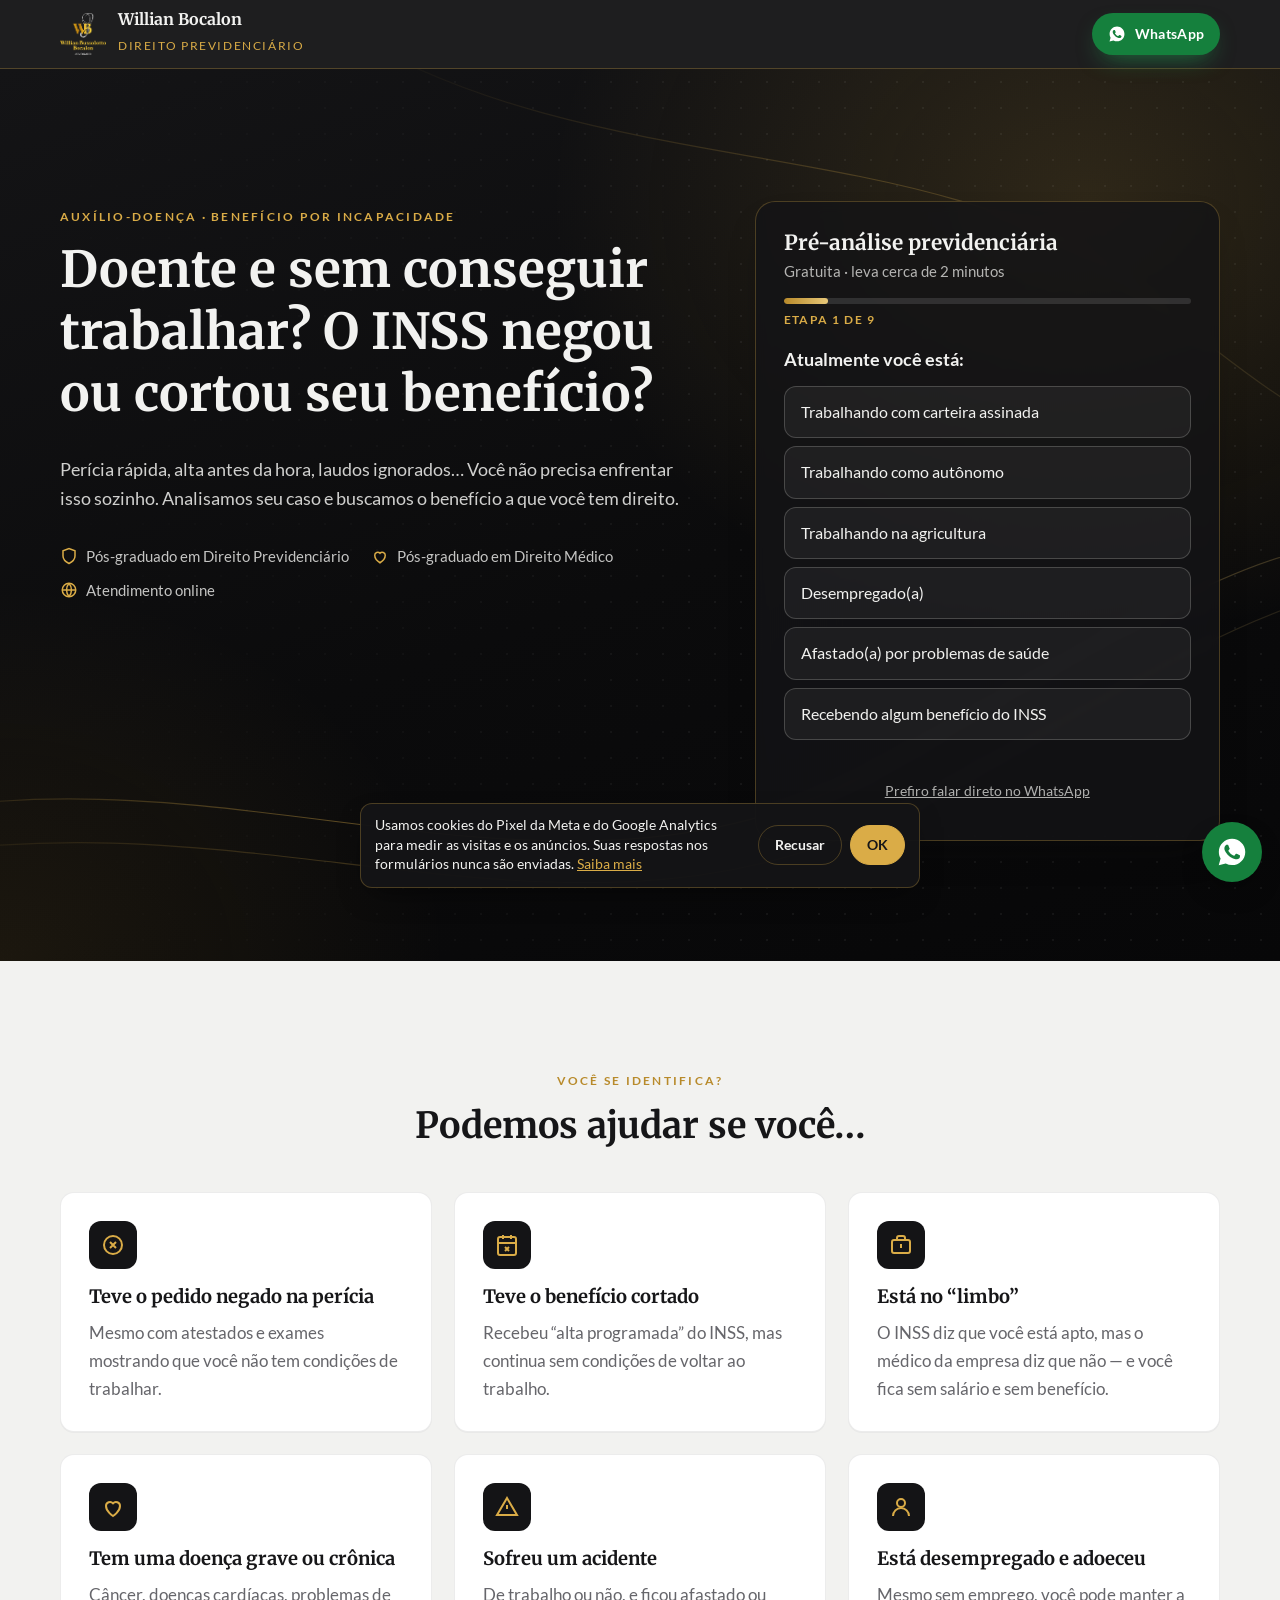
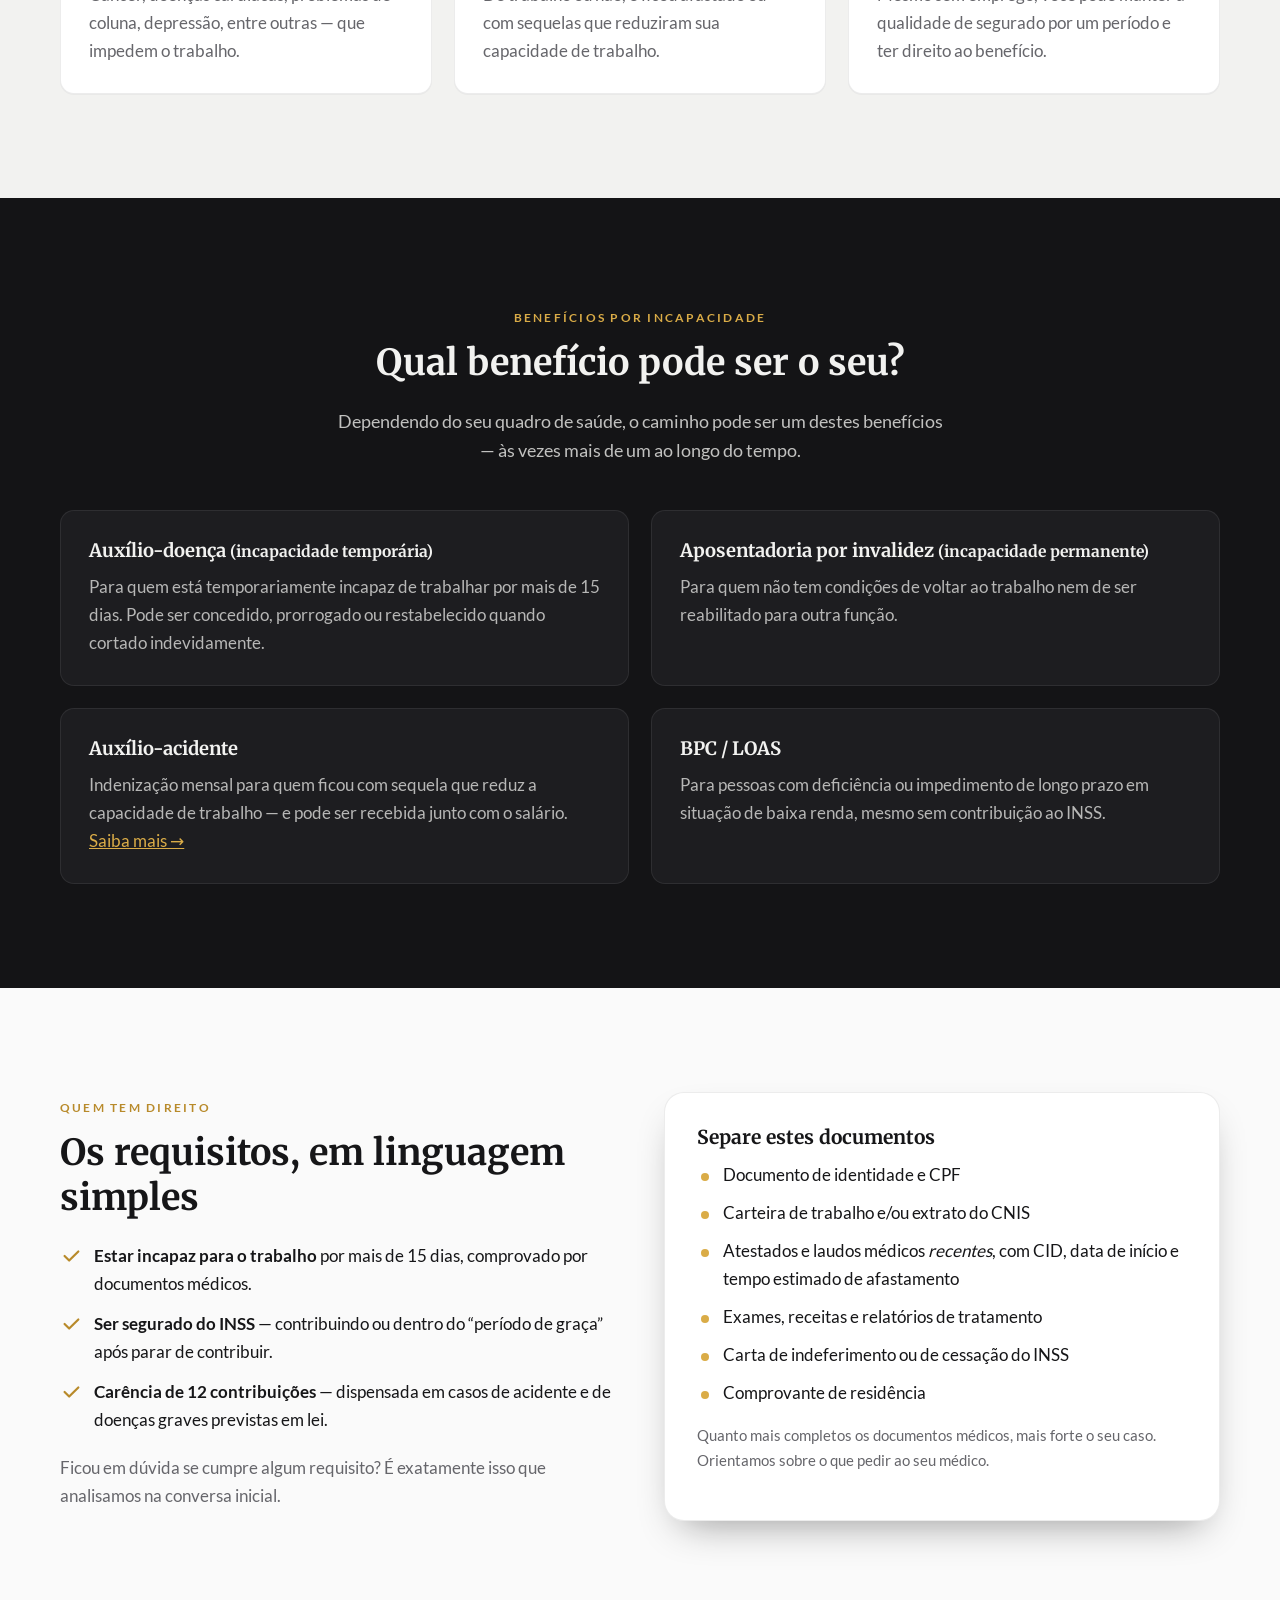
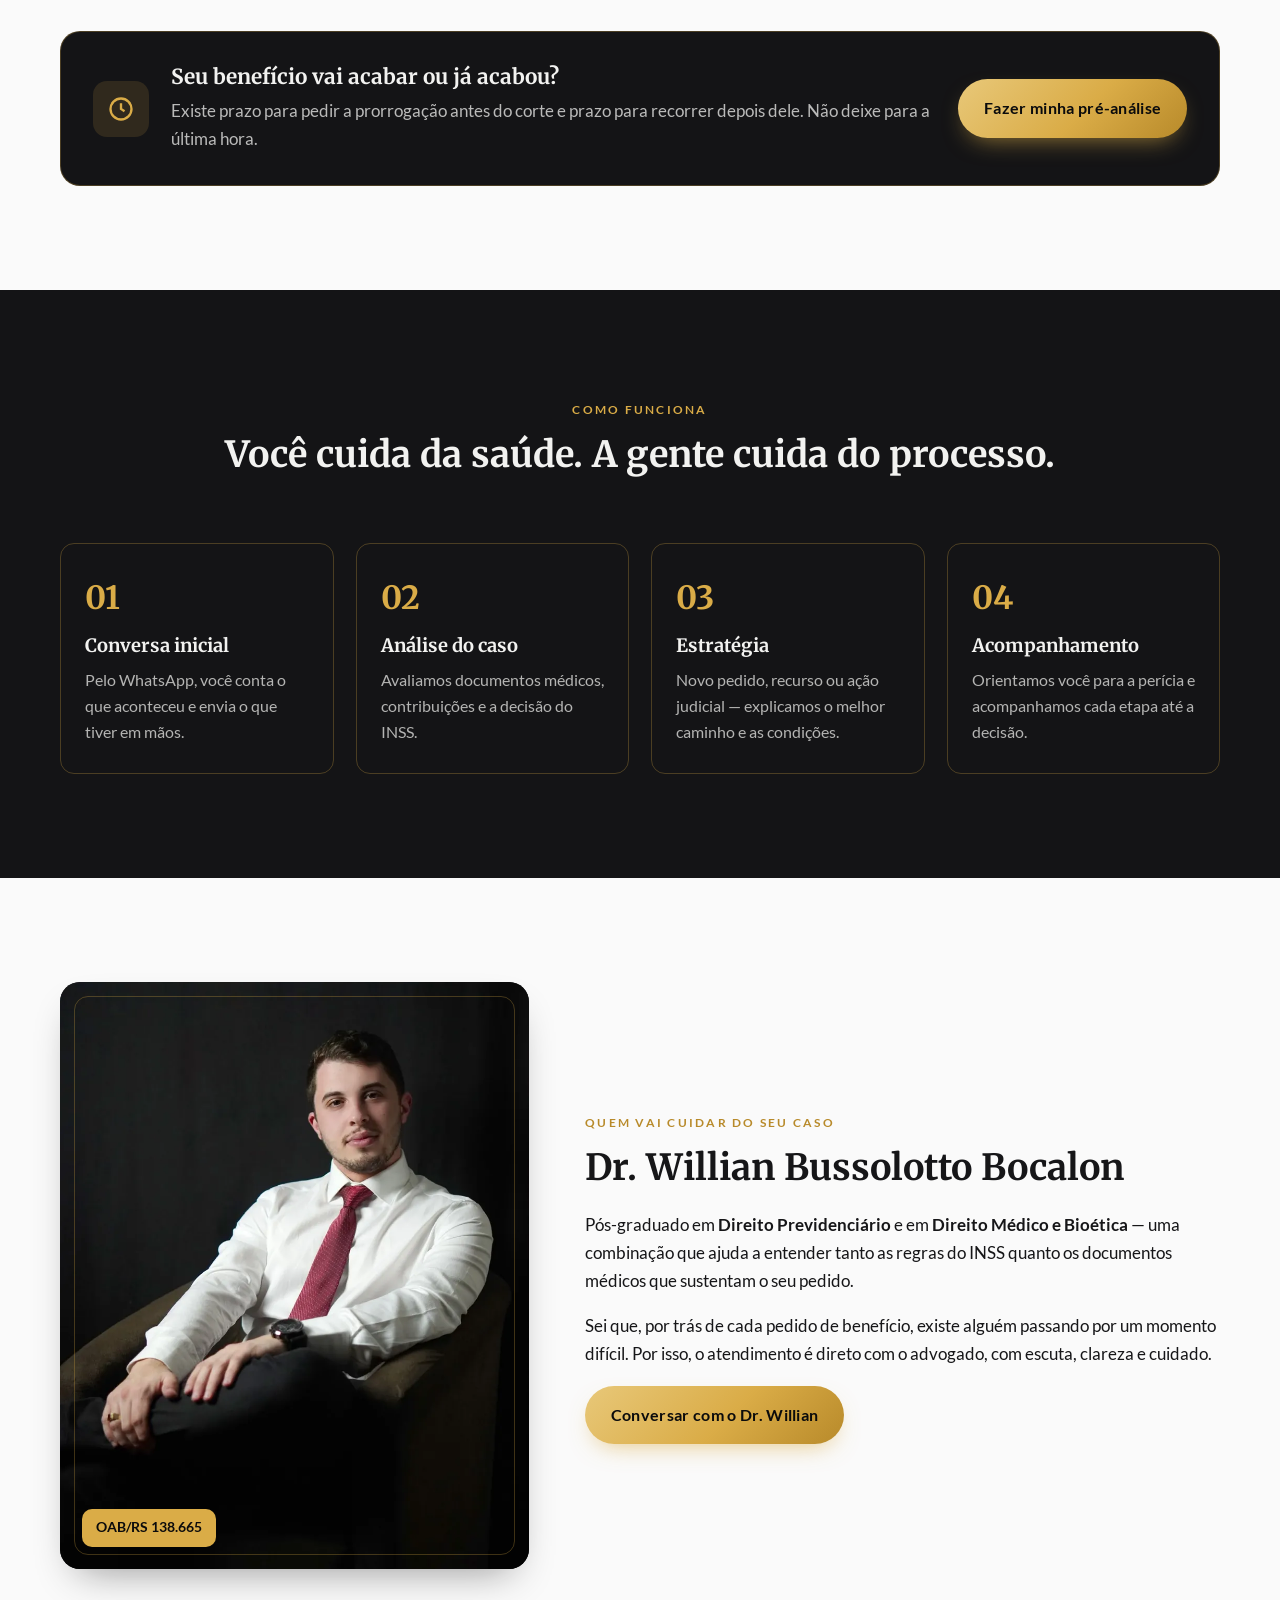
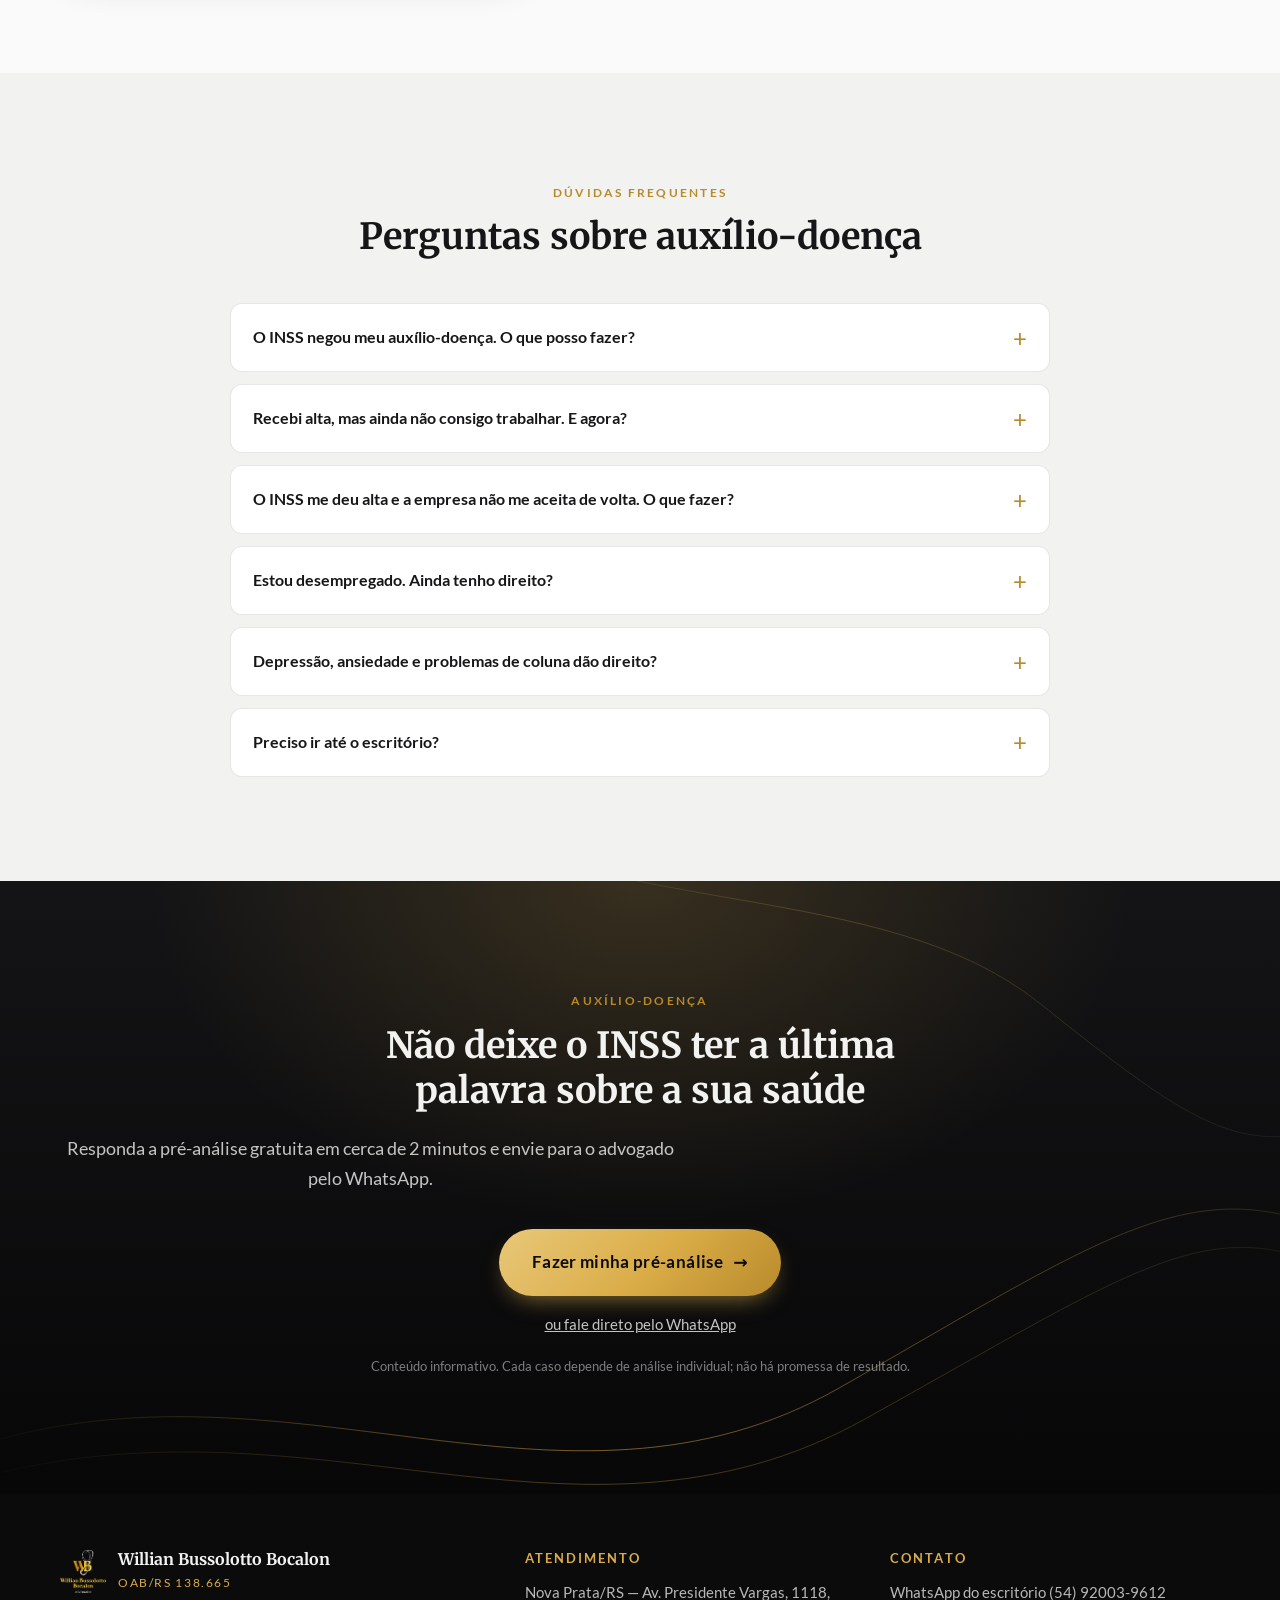
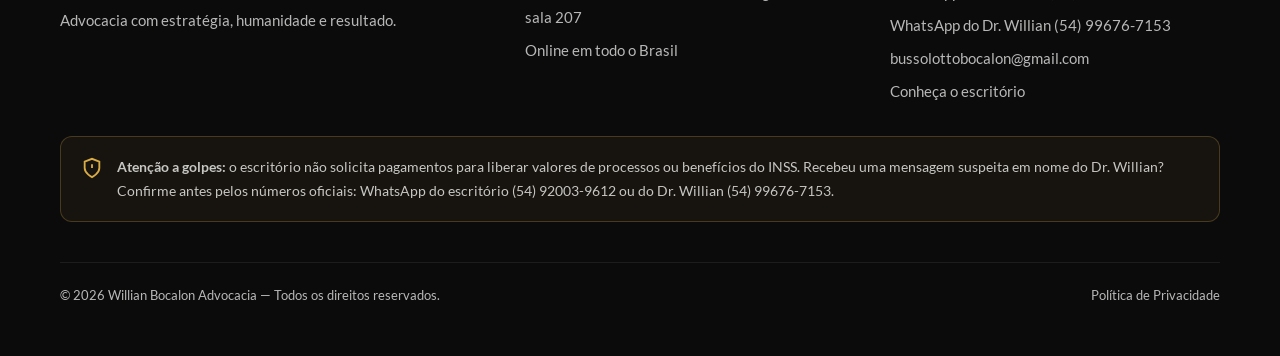
<file: auxilio-doenca.html>
<!doctype html>
<html lang="pt-BR">
<head>
  <meta charset="utf-8">
  <meta name="viewport" content="width=device-width, initial-scale=1">
  <title>Auxílio-doença negado ou cortado? | Willian Bocalon</title>
  <meta name="description" content="Auxílio-doença negado, cortado na perícia ou alta antes da hora? Advogado pós-graduado em Previdenciário e Direito Médico. Atendimento online em todo o Brasil.">
  <link rel="canonical" href="https://willianbocalon.com.br/auxilio-doenca">
  <meta property="og:title" content="Auxílio-doença negado ou cortado? — Willian Bocalon Advocacia">
  <meta property="og:description" content="Se você está doente e não consegue trabalhar, o INSS pode ter o dever de pagar o seu benefício. Fale com um advogado.">
  <meta property="og:image" content="https://willianbocalon.com.br/assets/img/og-willian.jpg">
  <meta property="og:type" content="website">
  <meta property="og:url" content="https://willianbocalon.com.br/auxilio-doenca">
  <meta property="og:site_name" content="Willian Bocalon Advocacia">
  <meta property="og:locale" content="pt_BR">
  <meta property="og:image:width" content="1200">
  <meta property="og:image:height" content="630">
  <meta name="twitter:card" content="summary_large_image">
  <meta name="theme-color" content="#0b0b0c">
  <link rel="icon" href="assets/img/logo.png">
  <link rel="apple-touch-icon" href="/assets/img/apple-touch-icon.png">
  <link rel="preload" href="/assets/fonts/merriweather-700.woff2" as="font" type="font/woff2" crossorigin>
  <link rel="preload" href="/assets/fonts/lato-400.woff2" as="font" type="font/woff2" crossorigin>
  <link rel="stylesheet" href="assets/css/style.css?v=23">
  <script type="application/ld+json">
  {"@context": "https://schema.org", "@type": "FAQPage", "mainEntity": [{"@type": "Question", "name": "O INSS negou meu auxílio-doença. O que posso fazer?", "acceptedAnswer": {"@type": "Answer", "text": "É possível fazer um novo pedido com documentos médicos mais completos, apresentar recurso administrativo dentro do prazo ou entrar com ação judicial, onde a perícia é feita por um médico nomeado pelo juiz. A melhor opção depende do seu caso."}}, {"@type": "Question", "name": "Recebi alta, mas ainda não consigo trabalhar. E agora?", "acceptedAnswer": {"@type": "Answer", "text": "Se o benefício ainda não acabou, é possível pedir a prorrogação nos 15 dias anteriores à data de encerramento. Se já foi cortado, há caminhos administrativos e judiciais para buscar o restabelecimento."}}, {"@type": "Question", "name": "O INSS me deu alta e a empresa não me aceita de volta. O que fazer?", "acceptedAnswer": {"@type": "Answer", "text": "Essa situação é conhecida como “limbo previdenciário” e deixa o trabalhador sem salário e sem benefício. Há medidas possíveis tanto em relação ao INSS quanto à empresa — é importante agir rápido."}}, {"@type": "Question", "name": "Estou desempregado. Ainda tenho direito?", "acceptedAnswer": {"@type": "Answer", "text": "Pode ter. Depois de parar de contribuir, você continua segurado por um período (o “período de graça”), que normalmente é de 12 meses e pode ser maior em algumas situações."}}, {"@type": "Question", "name": "Depressão, ansiedade e problemas de coluna dão direito?", "acceptedAnswer": {"@type": "Answer", "text": "O que dá direito ao benefício não é a doença em si, mas a incapacidade para o trabalho que ela causa. Doenças psiquiátricas e ortopédicas estão entre as causas mais comuns de afastamento, desde que bem documentadas."}}, {"@type": "Question", "name": "Preciso ir até o escritório?", "acceptedAnswer": {"@type": "Answer", "text": "Não. O atendimento pode ser feito todo online, o que é ideal para quem está com a saúde fragilizada. Também atendemos presencialmente em Nova Prata/RS, com agendamento."}}]}
  </script>
  <script src="/assets/js/ga.js?v=23"></script>
  <!-- Meta Pixel -->
  <script>
  !function(f,b,e,v,n,t,s){if(f.fbq)return;n=f.fbq=function(){n.callMethod?n.callMethod.apply(n,arguments):n.queue.push(arguments)};if(!f._fbq)f._fbq=n;n.push=n;n.loaded=!0;n.version='2.0';n.queue=[];t=b.createElement(e);t.async=!0;t.src=v;s=b.getElementsByTagName(e)[0];s.parentNode.insertBefore(t,s)}(window,document,'script','https://connect.facebook.net/en_US/fbevents.js');
  fbq('set', 'autoConfig', false, '1474307888131888');
  try { if (localStorage.getItem('wb-cookies') === 'recusado') fbq('consent', 'revoke'); } catch (e) {}
  fbq('init', '1474307888131888');
  fbq('track', 'PageView');
  </script>
  <noscript><img height="1" width="1" style="display:none" alt="" src="https://www.facebook.com/tr?id=1474307888131888&ev=PageView&noscript=1"></noscript>
  <!-- Fim Meta Pixel -->
</head>
<body class="lp" data-whats-msg="Olá, Dr. Willian! Vim pelo site e preciso de ajuda com auxílio-doença.">

<header class="header">
  <div class="wrap">
    <a class="brand" href="/">
      <img src="assets/img/logo.png" alt="" width="46" height="43">
      <span><strong>Willian Bocalon</strong><small>Direito Previdenciário</small></span>
    </a>
    <a class="btn btn--whats" aria-label="Falar com o advogado no WhatsApp" href="#" data-whats data-track="header-auxilio">
      <svg viewBox="0 0 24 24" fill="currentColor"><path d="M12.04 2C6.58 2 2.13 6.45 2.13 11.91c0 1.75.46 3.45 1.32 4.95L2.05 22l5.25-1.38a9.9 9.9 0 0 0 4.74 1.21c5.46 0 9.91-4.45 9.91-9.91C21.95 6.45 17.5 2 12.04 2Zm5.8 14.06c-.24.68-1.42 1.3-1.96 1.35-.5.05-1.13.07-1.82-.11-.42-.13-.96-.31-1.65-.61-2.9-1.25-4.8-4.18-4.94-4.37-.14-.19-1.18-1.57-1.18-3 0-1.42.75-2.12 1.01-2.41.27-.29.58-.36.78-.36h.56c.18 0 .42-.07.66.5.24.58.82 2 .89 2.15.07.14.12.31.02.5-.1.19-.14.31-.29.48-.14.17-.3.37-.43.5-.14.14-.29.3-.13.59.17.29.74 1.22 1.59 1.97 1.09.97 2.01 1.27 2.3 1.42.29.14.46.12.63-.07.17-.19.72-.84.92-1.13.19-.29.38-.24.65-.14.26.1 1.68.79 1.97.94.29.14.48.22.55.34.07.12.07.7-.17 1.38Z"/></svg>
      <span>WhatsApp</span>
    </a>
  </div>
</header>

<main>

  <!-- HERO -->
  <section class="hero">
    <div class="wrap hero__grid">
      <div>
        <span class="eyebrow">Auxílio-doença · Benefício por incapacidade</span>
        <h1>Doente e sem conseguir trabalhar? O INSS negou ou cortou seu benefício?</h1>
        <p class="lead">Perícia rápida, alta antes da hora, laudos ignorados… Você não precisa enfrentar isso sozinho. Analisamos seu caso e buscamos o benefício a que você tem direito.</p>
        <div class="hero__trust">
          <span><svg viewBox="0 0 24 24" fill="none" stroke="currentColor" stroke-width="2"><path d="M12 22s8-4 8-10V5l-8-3-8 3v7c0 6 8 10 8 10Z"/></svg>Pós-graduado em Direito Previdenciário</span>
          <span><svg viewBox="0 0 24 24" fill="none" stroke="currentColor" stroke-width="2"><path d="M12 21s-7-4.35-7-10a4 4 0 0 1 7-2.65A4 4 0 0 1 19 11c0 5.65-7 10-7 10Z"/></svg>Pós-graduado em Direito Médico</span>
          <span><svg viewBox="0 0 24 24" fill="none" stroke="currentColor" stroke-width="2"><circle cx="12" cy="12" r="9"/><path d="M3 12h18M12 3a14 14 0 0 1 0 18M12 3a14 14 0 0 0 0 18"/></svg>Atendimento online</span>
        </div>
      </div>

      <div class="qcard wiz" id="pre-analise" data-wizard data-origem="Auxílio-doença" data-track="pre-analise-auxilio-doenca">
        <h2>Pré-análise previdenciária</h2>
        <p>Responda algumas perguntas rápidas e envie para o advogado pelo WhatsApp.</p>
        <a class="btn btn--whats btn--block btn--lg" href="#" data-whats data-track="pre-analise-auxilio-doenca-sem-js">Falar com o advogado</a>
      </div>
    </div>
  </section>

  <!-- SITUAÇÕES -->
  <section class="section section--cream">
    <div class="wrap">
      <div class="section-head center reveal">
        <span class="eyebrow">Você se identifica?</span>
        <h2>Podemos ajudar se você…</h2>
      </div>
      <div class="grid grid--3">
        <div class="card reveal">
          <div class="icon"><svg viewBox="0 0 24 24" fill="none" stroke="currentColor" stroke-width="2"><circle cx="12" cy="12" r="9"/><path d="m15 9-6 6M9 9l6 6"/></svg></div>
          <h3>Teve o pedido negado na perícia</h3>
          <p>Mesmo com atestados e exames mostrando que você não tem condições de trabalhar.</p>
        </div>
        <div class="card reveal">
          <div class="icon"><svg viewBox="0 0 24 24" fill="none" stroke="currentColor" stroke-width="2"><path d="M8 2v4M16 2v4M3 10h18"/><rect x="3" y="4" width="18" height="18" rx="2"/><path d="m10 14 4 4M14 14l-4 4"/></svg></div>
          <h3>Teve o benefício cortado</h3>
          <p>Recebeu “alta programada” do INSS, mas continua sem condições de voltar ao trabalho.</p>
        </div>
        <div class="card reveal">
          <div class="icon"><svg viewBox="0 0 24 24" fill="none" stroke="currentColor" stroke-width="2"><rect x="3" y="7" width="18" height="13" rx="2"/><path d="M8 7V5a2 2 0 0 1 2-2h4a2 2 0 0 1 2 2v2M12 11v4"/></svg></div>
          <h3>Está no “limbo”</h3>
          <p>O INSS diz que você está apto, mas o médico da empresa diz que não — e você fica sem salário e sem benefício.</p>
        </div>
        <div class="card reveal">
          <div class="icon"><svg viewBox="0 0 24 24" fill="none" stroke="currentColor" stroke-width="2"><path d="M12 21s-7-4.35-7-10a4 4 0 0 1 7-2.65A4 4 0 0 1 19 11c0 5.65-7 10-7 10Z"/></svg></div>
          <h3>Tem uma doença grave ou crônica</h3>
          <p>Câncer, doenças cardíacas, problemas de coluna, depressão, entre outras — que impedem o trabalho.</p>
        </div>
        <div class="card reveal">
          <div class="icon"><svg viewBox="0 0 24 24" fill="none" stroke="currentColor" stroke-width="2"><path d="M12 3 2 20h20L12 3Z"/><path d="M12 10v4M12 17h.01"/></svg></div>
          <h3>Sofreu um acidente</h3>
          <p>De trabalho ou não, e ficou afastado ou com sequelas que reduziram sua capacidade de trabalho.</p>
        </div>
        <div class="card reveal">
          <div class="icon"><svg viewBox="0 0 24 24" fill="none" stroke="currentColor" stroke-width="2"><circle cx="12" cy="8" r="4"/><path d="M4 21c0-4.4 3.6-8 8-8s8 3.6 8 8"/></svg></div>
          <h3>Está desempregado e adoeceu</h3>
          <p>Mesmo sem emprego, você pode manter a qualidade de segurado por um período e ter direito ao benefício.</p>
        </div>
      </div>
    </div>
  </section>

  <!-- BENEFÍCIOS -->
  <section class="section section--dark">
    <div class="wrap">
      <div class="section-head center reveal">
        <span class="eyebrow">Benefícios por incapacidade</span>
        <h2>Qual benefício pode ser o seu?</h2>
        <p class="lead">Dependendo do seu quadro de saúde, o caminho pode ser um destes benefícios — às vezes mais de um ao longo do tempo.</p>
      </div>
      <div class="grid grid--2">
        <article class="card reveal">
          <h3>Auxílio-doença <span style="font-weight:400;font-size:.85em">(incapacidade temporária)</span></h3>
          <p>Para quem está temporariamente incapaz de trabalhar por mais de 15 dias. Pode ser concedido, prorrogado ou restabelecido quando cortado indevidamente.</p>
        </article>
        <article class="card reveal">
          <h3>Aposentadoria por invalidez <span style="font-weight:400;font-size:.85em">(incapacidade permanente)</span></h3>
          <p>Para quem não tem condições de voltar ao trabalho nem de ser reabilitado para outra função.</p>
        </article>
        <article class="card reveal">
          <h3>Auxílio-acidente</h3>
          <p>Indenização mensal para quem ficou com sequela que reduz a capacidade de trabalho — e pode ser recebida junto com o salário. <a href="/auxilio-acidente" style="color:var(--gold)">Saiba mais →</a></p>
        </article>
        <article class="card reveal">
          <h3>BPC / LOAS</h3>
          <p>Para pessoas com deficiência ou impedimento de longo prazo em situação de baixa renda, mesmo sem contribuição ao INSS.</p>
        </article>
      </div>
    </div>
  </section>

  <!-- REQUISITOS -->
  <section class="section">
    <div class="wrap split">
      <div class="reveal">
        <span class="eyebrow">Quem tem direito</span>
        <h2>Os requisitos, em linguagem simples</h2>
        <ul class="checks">
          <li><svg viewBox="0 0 24 24" fill="none" stroke="currentColor" stroke-width="2.4" stroke-linecap="round" stroke-linejoin="round"><path d="m5 12 5 5L20 7"/></svg><span><strong>Estar incapaz para o trabalho</strong> por mais de 15 dias, comprovado por documentos médicos.</span></li>
          <li><svg viewBox="0 0 24 24" fill="none" stroke="currentColor" stroke-width="2.4" stroke-linecap="round" stroke-linejoin="round"><path d="m5 12 5 5L20 7"/></svg><span><strong>Ser segurado do INSS</strong> — contribuindo ou dentro do “período de graça” após parar de contribuir.</span></li>
          <li><svg viewBox="0 0 24 24" fill="none" stroke="currentColor" stroke-width="2.4" stroke-linecap="round" stroke-linejoin="round"><path d="m5 12 5 5L20 7"/></svg><span><strong>Carência de 12 contribuições</strong> — dispensada em casos de acidente e de doenças graves previstas em lei.</span></li>
        </ul>
        <p style="margin-top:20px;color:var(--muted)">Ficou em dúvida se cumpre algum requisito? É exatamente isso que analisamos na conversa inicial.</p>
      </div>
      <div class="panel reveal">
        <h3>Separe estes documentos</h3>
        <ul class="list-gold">
          <li>Documento de identidade e CPF</li>
          <li>Carteira de trabalho e/ou extrato do CNIS</li>
          <li>Atestados e laudos médicos <em>recentes</em>, com CID, data de início e tempo estimado de afastamento</li>
          <li>Exames, receitas e relatórios de tratamento</li>
          <li>Carta de indeferimento ou de cessação do INSS</li>
          <li>Comprovante de residência</li>
        </ul>
        <p style="margin-top:16px;color:var(--muted);font-size:.95rem">Quanto mais completos os documentos médicos, mais forte o seu caso. Orientamos sobre o que pedir ao seu médico.</p>
      </div>
    </div>
  </section>

  <!-- ALERTA -->
  <section class="section section--cream" style="padding-top:0;background:var(--cream-2)">
    <div class="wrap">
      <div class="alert reveal">
        <div class="icon"><svg viewBox="0 0 24 24" fill="none" stroke="currentColor" stroke-width="2"><circle cx="12" cy="12" r="9"/><path d="M12 7v5l3 2"/></svg></div>
        <div>
          <h3>Seu benefício vai acabar ou já acabou?</h3>
          <p>Existe prazo para pedir a prorrogação antes do corte e prazo para recorrer depois dele. Não deixe para a última hora.</p>
        </div>
        <a class="btn btn--gold" href="#pre-analise" data-track="alerta-auxilio">Fazer minha pré-análise</a>
      </div>
    </div>
  </section>

  <!-- COMO FUNCIONA -->
  <section class="section section--dark">
    <div class="wrap">
      <div class="section-head center reveal">
        <span class="eyebrow">Como funciona</span>
        <h2>Você cuida da saúde. A gente cuida do processo.</h2>
      </div>
      <div class="steps">
        <div class="step reveal"><h3>Conversa inicial</h3><p>Pelo WhatsApp, você conta o que aconteceu e envia o que tiver em mãos.</p></div>
        <div class="step reveal"><h3>Análise do caso</h3><p>Avaliamos documentos médicos, contribuições e a decisão do INSS.</p></div>
        <div class="step reveal"><h3>Estratégia</h3><p>Novo pedido, recurso ou ação judicial — explicamos o melhor caminho e as condições.</p></div>
        <div class="step reveal"><h3>Acompanhamento</h3><p>Orientamos você para a perícia e acompanhamos cada etapa até a decisão.</p></div>
      </div>
    </div>
  </section>

  <!-- SOBRE CURTO -->
  <section class="section">
    <div class="wrap about">
      <div class="about__photo reveal">
        <picture>
          <source srcset="assets/img/willian-poltrona.webp" type="image/webp">
          <img class="photo" src="assets/img/willian-poltrona.jpg" alt="Dr. Willian Bussolotto Bocalon" width="900" height="1351" loading="lazy">
        </picture>
        <div class="about__badge">OAB/RS 138.665</div>
      </div>
      <div class="reveal">
        <span class="eyebrow">Quem vai cuidar do seu caso</span>
        <h2>Dr. Willian Bussolotto Bocalon</h2>
        <p>Pós-graduado em <strong>Direito Previdenciário</strong> e em <strong>Direito Médico e Bioética</strong> — uma combinação que ajuda a entender tanto as regras do INSS quanto os documentos médicos que sustentam o seu pedido.</p>
        <p>Sei que, por trás de cada pedido de benefício, existe alguém passando por um momento difícil. Por isso, o atendimento é direto com o advogado, com escuta, clareza e cuidado.</p>
        <a class="btn btn--gold" href="#" data-whats data-track="sobre-auxilio">Conversar com o Dr. Willian</a>
      </div>
    </div>
  </section>

  <!-- FAQ -->
  <section class="section section--cream">
    <div class="wrap">
      <div class="section-head center reveal">
        <span class="eyebrow">Dúvidas frequentes</span>
        <h2>Perguntas sobre auxílio-doença</h2>
      </div>
      <div class="faq reveal">
        <details>
          <summary>O INSS negou meu auxílio-doença. O que posso fazer?</summary>
          <p>É possível fazer um novo pedido com documentos médicos mais completos, apresentar recurso administrativo dentro do prazo ou entrar com ação judicial, onde a perícia é feita por um médico nomeado pelo juiz. A melhor opção depende do seu caso.</p>
        </details>
        <details>
          <summary>Recebi alta, mas ainda não consigo trabalhar. E agora?</summary>
          <p>Se o benefício ainda não acabou, é possível pedir a prorrogação nos 15 dias anteriores à data de encerramento. Se já foi cortado, há caminhos administrativos e judiciais para buscar o restabelecimento.</p>
        </details>
        <details>
          <summary>O INSS me deu alta e a empresa não me aceita de volta. O que fazer?</summary>
          <p>Essa situação é conhecida como “limbo previdenciário” e deixa o trabalhador sem salário e sem benefício. Há medidas possíveis tanto em relação ao INSS quanto à empresa — é importante agir rápido.</p>
        </details>
        <details>
          <summary>Estou desempregado. Ainda tenho direito?</summary>
          <p>Pode ter. Depois de parar de contribuir, você continua segurado por um período (o “período de graça”), que normalmente é de 12 meses e pode ser maior em algumas situações.</p>
        </details>
        <details>
          <summary>Depressão, ansiedade e problemas de coluna dão direito?</summary>
          <p>O que dá direito ao benefício não é a doença em si, mas a incapacidade para o trabalho que ela causa. Doenças psiquiátricas e ortopédicas estão entre as causas mais comuns de afastamento, desde que bem documentadas.</p>
        </details>
        <details>
          <summary>Preciso ir até o escritório?</summary>
          <p>Não. O atendimento pode ser feito todo online, o que é ideal para quem está com a saúde fragilizada. Também atendemos presencialmente em Nova Prata/RS, com agendamento.</p>
        </details>
      </div>
    </div>
  </section>

  <!-- CTA -->
  <section class="section cta">
    <div class="wrap">
      <span class="eyebrow">Auxílio-doença</span>
      <h2>Não deixe o INSS ter a última palavra sobre a sua saúde</h2>
      <p class="lead">Responda a pré-análise gratuita em cerca de 2 minutos e envie para o advogado pelo WhatsApp.</p>
      <a class="btn btn--gold btn--lg" href="#pre-analise" data-track="cta-auxilio">Fazer minha pré-análise <span class="arr">→</span></a>
      <p class="cta__alt"><a href="#" data-whats data-track="cta-auxilio-whats">ou fale direto pelo WhatsApp</a></p>
      <p class="disclaimer">Conteúdo informativo. Cada caso depende de análise individual; não há promessa de resultado.</p>
    </div>
  </section>
</main>

<footer class="footer">
  <div class="wrap footer__grid">
    <div>
      <a class="brand" href="/"><img src="assets/img/logo.png" alt="" width="46" height="43"><span><strong>Willian Bussolotto Bocalon</strong><small>OAB/RS 138.665</small></span></a>
      <p>Advocacia com estratégia, humanidade e resultado.</p>
    </div>
    <div>
      <h3>Atendimento</h3>
      <ul>
        <li>Nova Prata/RS — Av. Presidente Vargas, 1118, sala 207</li>
        <li>Online em todo o Brasil</li>
      </ul>
    </div>
    <div>
      <h3>Contato</h3>
      <ul>
        <li><a href="https://wa.me/5554920039612" target="_blank" rel="noopener" data-track="footer-auxilio">WhatsApp do escritório (54) 92003-9612</a></li>
        <li><a href="https://wa.me/5554996767153" target="_blank" rel="noopener">WhatsApp do Dr. Willian (54) 99676-7153</a></li>
        <li><a href="mailto:bussolottobocalon@gmail.com">bussolottobocalon@gmail.com</a></li>
        <li><a href="/">Conheça o escritório</a></li>
      </ul>
    </div>
  </div>
  <div class="wrap">
    <div class="notice">
      <svg viewBox="0 0 24 24" fill="none" stroke="currentColor" stroke-width="2"><path d="M12 22s8-4 8-10V5l-8-3-8 3v7c0 6 8 10 8 10Z"/><path d="M12 8v4M12 16h.01"/></svg>
      <span><strong>Atenção a golpes:</strong> o escritório não solicita pagamentos para liberar valores de processos ou benefícios do INSS. Recebeu uma mensagem suspeita em nome do Dr. Willian? Confirme antes pelos números oficiais: WhatsApp do escritório (54) 92003-9612 ou do Dr. Willian (54) 99676-7153.</span>
    </div>
  </div>
  <div class="wrap footer__bottom">
    <span>© <span id="year">2026</span> Willian Bocalon Advocacia — Todos os direitos reservados.</span>
    <span><a href="/politica-de-privacidade">Política de Privacidade</a></span>
  </div>
  <div class="wrap footer__selo"><kyvo-selo data-tema="escuro"></kyvo-selo></div>
</footer>
<script src="https://kyvo.dev.br/selo.js" async></script>

<a class="float-whats" href="#" data-whats data-track="float-auxilio" aria-label="Falar no WhatsApp">
  <svg viewBox="0 0 24 24" fill="currentColor"><path d="M12.04 2C6.58 2 2.13 6.45 2.13 11.91c0 1.75.46 3.45 1.32 4.95L2.05 22l5.25-1.38a9.9 9.9 0 0 0 4.74 1.21c5.46 0 9.91-4.45 9.91-9.91C21.95 6.45 17.5 2 12.04 2Zm5.8 14.06c-.24.68-1.42 1.3-1.96 1.35-.5.05-1.13.07-1.82-.11-.42-.13-.96-.31-1.65-.61-2.9-1.25-4.8-4.18-4.94-4.37-.14-.19-1.18-1.57-1.18-3 0-1.42.75-2.12 1.01-2.41.27-.29.58-.36.78-.36h.56c.18 0 .42-.07.66.5.24.58.82 2 .89 2.15.07.14.12.31.02.5-.1.19-.14.31-.29.48-.14.17-.3.37-.43.5-.14.14-.29.3-.13.59.17.29.74 1.22 1.59 1.97 1.09.97 2.01 1.27 2.3 1.42.29.14.46.12.63-.07.17-.19.72-.84.92-1.13.19-.29.38-.24.65-.14.26.1 1.68.79 1.97.94.29.14.48.22.55.34.07.12.07.7-.17 1.38Z"/></svg>
</a>
<div class="mobile-bar">
  <a class="btn btn--whats" href="#" data-whats data-track="mobilebar-auxilio">Falar com o advogado no WhatsApp</a>
</div>

<script src="assets/js/main.js?v=23"></script>
<script src="assets/js/wizard.js?v=23"></script>
<script src="assets/js/pre-analise.js?v=23"></script>
</body>
</html>
</file>
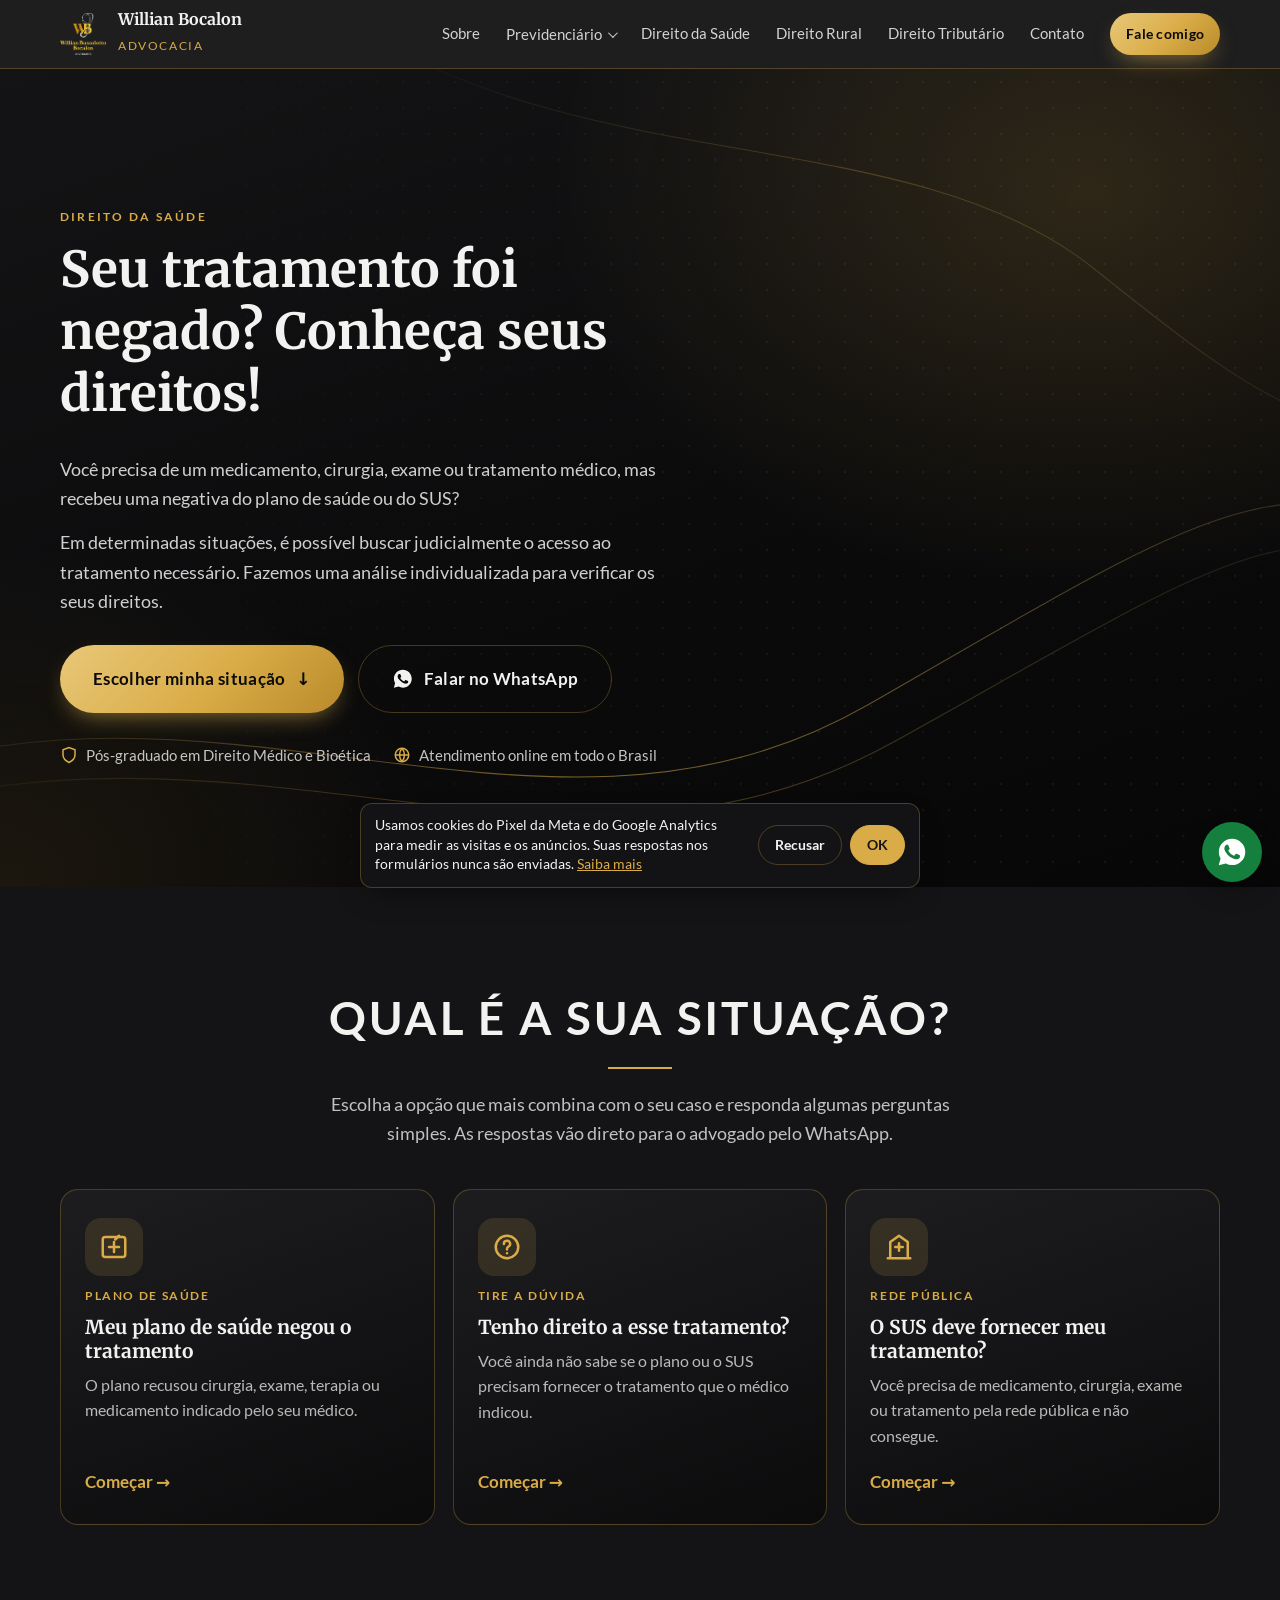
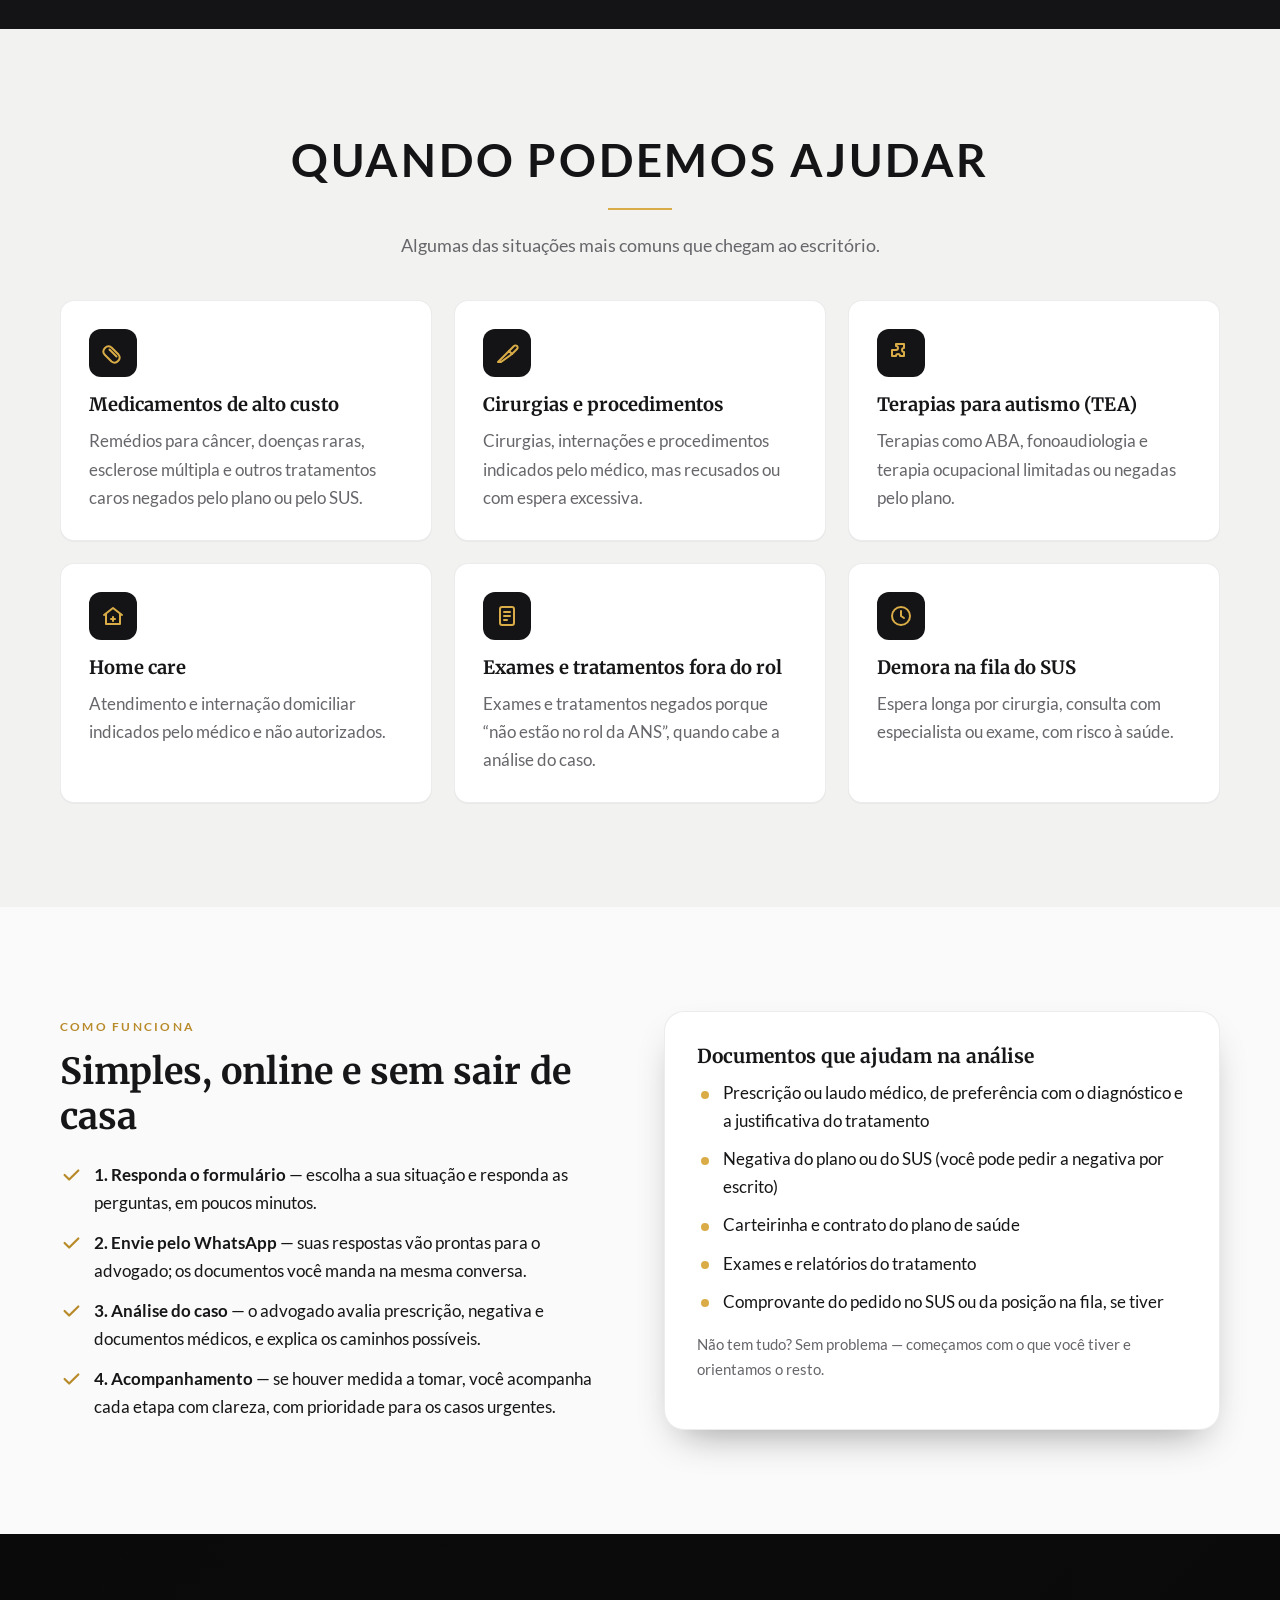
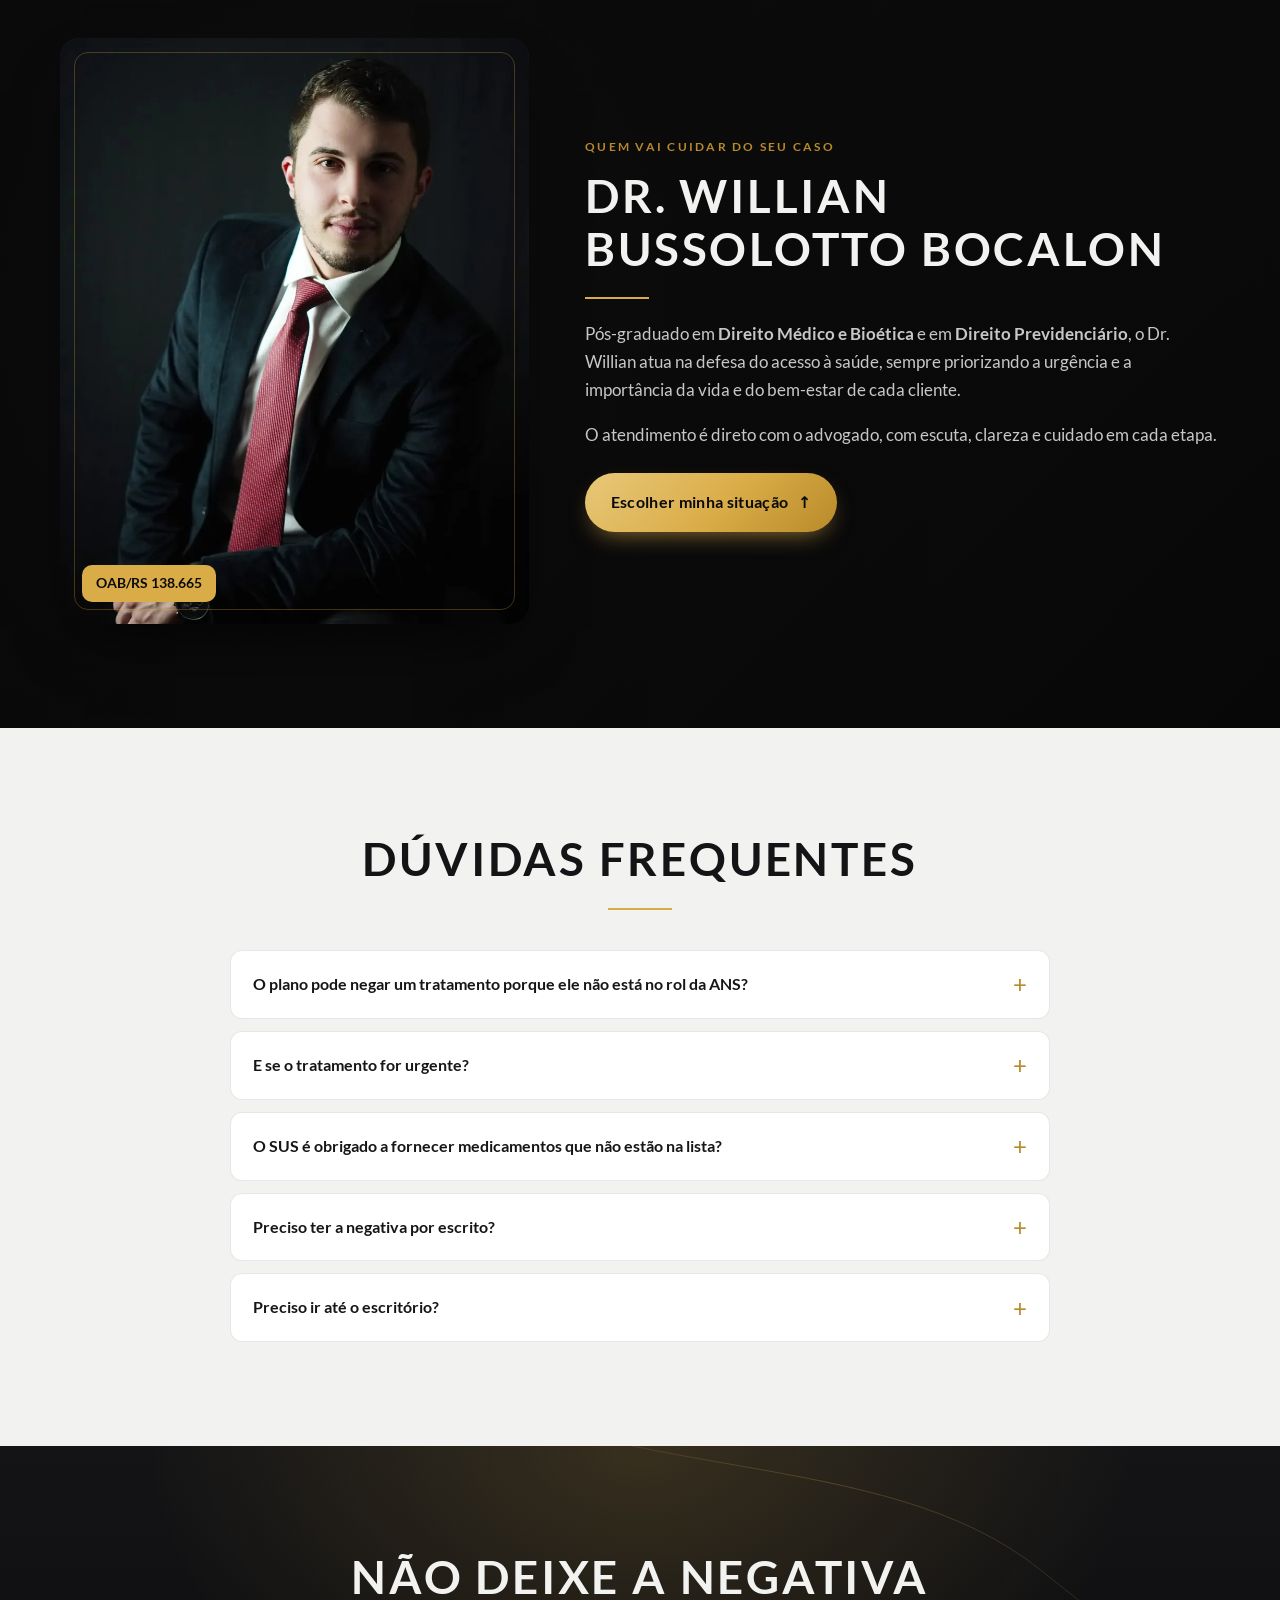
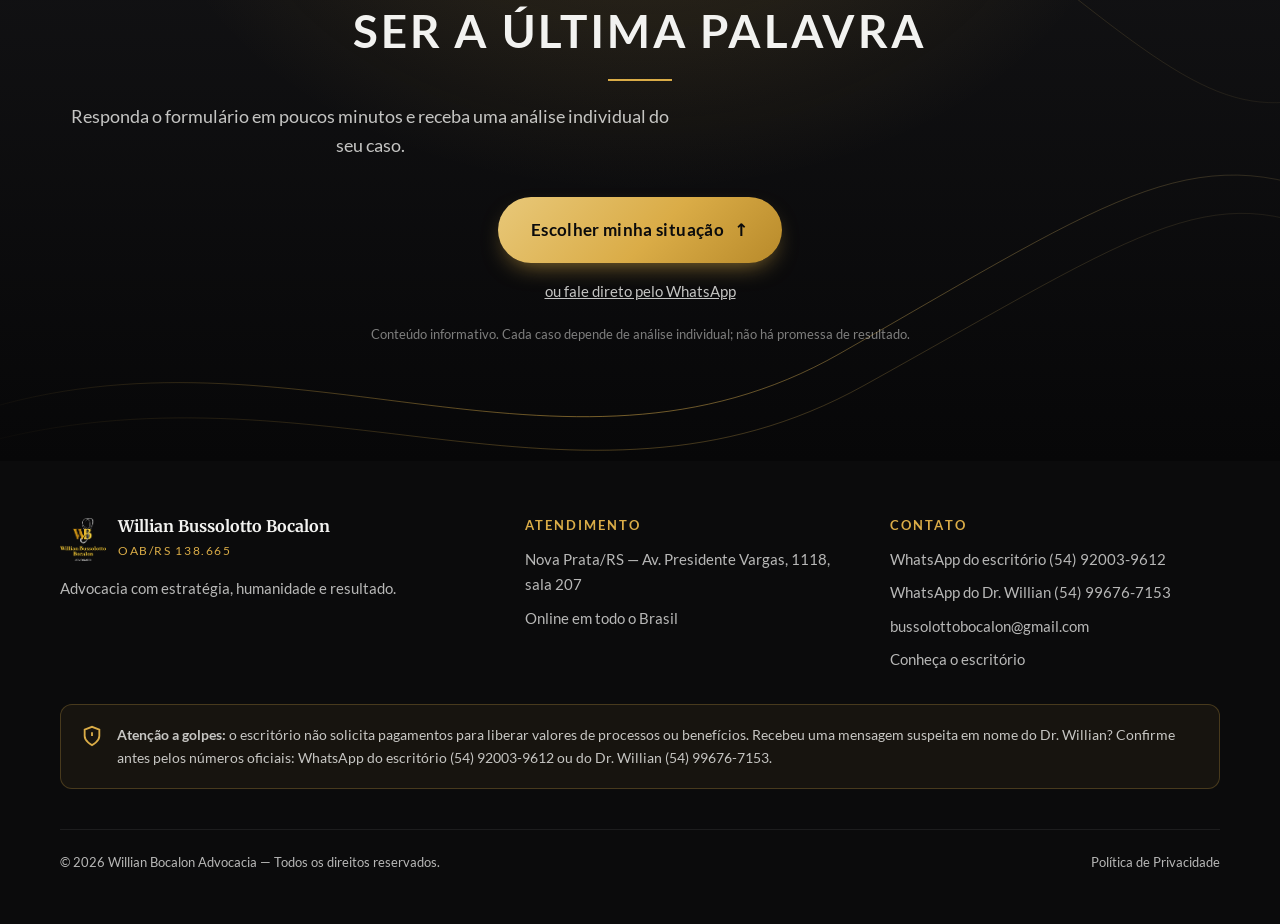
<file: direito-da-saude.html>
<!doctype html>
<html lang="pt-BR">
<head>
  <meta charset="utf-8">
  <meta name="viewport" content="width=device-width, initial-scale=1">
  <title>Tratamento negado pelo plano ou SUS? | Willian Bocalon</title>
  <meta name="description" content="Plano de saúde ou SUS negou remédio, cirurgia, exame ou tratamento? Responda algumas perguntas e receba uma análise do seu caso. Atendimento em todo o Brasil.">
  <link rel="canonical" href="https://willianbocalon.com.br/direito-da-saude">
  <meta property="og:title" content="Seu tratamento foi negado? — Willian Bocalon Advocacia">
  <meta property="og:description" content="Plano de saúde ou SUS negou medicamento, cirurgia, exame ou tratamento? Responda algumas perguntas e receba uma análise individual do seu caso. Atendimento online em todo o Brasil.">
  <meta property="og:image" content="https://willianbocalon.com.br/assets/img/og-willian.jpg">
  <meta property="og:type" content="website">
  <meta property="og:url" content="https://willianbocalon.com.br/direito-da-saude">
  <meta property="og:site_name" content="Willian Bocalon Advocacia">
  <meta property="og:locale" content="pt_BR">
  <meta property="og:image:width" content="1200">
  <meta property="og:image:height" content="630">
  <meta name="twitter:card" content="summary_large_image">
  <meta name="theme-color" content="#0b0b0c">
  <link rel="icon" href="assets/img/logo.png">
  <link rel="apple-touch-icon" href="/assets/img/apple-touch-icon.png">
  <link rel="preload" href="/assets/fonts/merriweather-700.woff2" as="font" type="font/woff2" crossorigin>
  <link rel="preload" href="/assets/fonts/lato-400.woff2" as="font" type="font/woff2" crossorigin>
  <link rel="stylesheet" href="assets/css/style.css?v=23">
  <script type="application/ld+json">
  {"@context": "https://schema.org", "@type": "FAQPage", "mainEntity": [{"@type": "Question", "name": "O plano pode negar um tratamento porque ele não está no rol da ANS?", "acceptedAnswer": {"@type": "Answer", "text": "Nem sempre. A lei prevê que tratamentos fora do rol podem ser cobertos quando cumpridos certos requisitos, como a comprovação científica de eficácia e a indicação do médico. Cada caso precisa ser analisado."}}, {"@type": "Question", "name": "E se o tratamento for urgente?", "acceptedAnswer": {"@type": "Answer", "text": "Em situações urgentes, é possível pedir ao juiz uma decisão rápida, chamada liminar. A concessão depende da análise do juiz sobre os documentos, por isso uma prescrição médica bem fundamentada faz diferença."}}, {"@type": "Question", "name": "O SUS é obrigado a fornecer medicamentos que não estão na lista?", "acceptedAnswer": {"@type": "Answer", "text": "Em algumas situações, sim. Os tribunais definiram requisitos para isso, como laudo médico fundamentado, a falta de alternativa na rede pública e o registro do medicamento na Anvisa. Avaliamos se o seu caso se encaixa."}}, {"@type": "Question", "name": "Preciso ter a negativa por escrito?", "acceptedAnswer": {"@type": "Answer", "text": "Ajuda muito. Você pode pedir ao plano a negativa por escrito. Se ainda não tiver, envie o que tiver e orientamos o próximo passo."}}, {"@type": "Question", "name": "Preciso ir até o escritório?", "acceptedAnswer": {"@type": "Answer", "text": "Não. Todo o atendimento pode ser feito online, por WhatsApp e videochamada. Também atendemos presencialmente em Nova Prata/RS, com agendamento."}}]}
  </script>
  <script src="/assets/js/ga.js?v=23"></script>
  <!-- Meta Pixel -->
  <script>
  !function(f,b,e,v,n,t,s){if(f.fbq)return;n=f.fbq=function(){n.callMethod?n.callMethod.apply(n,arguments):n.queue.push(arguments)};if(!f._fbq)f._fbq=n;n.push=n;n.loaded=!0;n.version='2.0';n.queue=[];t=b.createElement(e);t.async=!0;t.src=v;s=b.getElementsByTagName(e)[0];s.parentNode.insertBefore(t,s)}(window,document,'script','https://connect.facebook.net/en_US/fbevents.js');
  fbq('set', 'autoConfig', false, '1474307888131888');
  try { if (localStorage.getItem('wb-cookies') === 'recusado') fbq('consent', 'revoke'); } catch (e) {}
  fbq('init', '1474307888131888');
  fbq('track', 'PageView');
  </script>
  <noscript><img height="1" width="1" style="display:none" alt="" src="https://www.facebook.com/tr?id=1474307888131888&ev=PageView&noscript=1"></noscript>
  <!-- Fim Meta Pixel -->
</head>
<body class="lp area-page" data-whats-msg="Olá, Dr. Willian! Vim pela página de Direito da Saúde do site e gostaria de falar sobre um tratamento.">

<header class="header">
  <div class="wrap">
    <a class="brand" href="/">
      <img src="assets/img/logo.png" alt="" width="46" height="43">
      <span><strong>Willian Bocalon</strong><small>Advocacia</small></span>
    </a>
    <button class="nav-toggle" aria-label="Abrir menu" aria-expanded="false">
      <svg viewBox="0 0 24 24" fill="none" stroke="currentColor" stroke-width="2" stroke-linecap="round"><path d="M4 7h16M4 12h16M4 17h16"/></svg>
    </button>
    <nav class="nav" aria-label="Principal">
      <a href="/#sobre">Sobre</a>
      <div class="nav__group">
        <button class="nav__drop" type="button" aria-expanded="false">Previdenciário</button>
        <div class="nav__menu">
          <a href="/aposentadoria">Aposentadoria</a>
          <a href="/auxilio-doenca">Auxílio-doença</a>
          <a href="/auxilio-acidente">Auxílio-acidente</a>
        </div>
      </div>
      <a href="/direito-da-saude" aria-current="page">Direito da Saúde</a>
      <a href="/direito-rural">Direito Rural</a>
      <a href="/direito-tributario">Direito Tributário</a>
      <a href="/#contato">Contato</a>
      <a class="btn btn--gold" href="#" data-whats data-track="header-saude">Fale comigo</a>
    </nav>
  </div>
</header>

<main>

  <!-- HERO -->
  <section class="hero area-hero ">
    <div class="wrap">
      <span class="eyebrow hero-badge">Direito da Saúde</span>
      <h1>Seu tratamento foi negado? Conheça seus direitos!</h1>
      <p class="lead">Você precisa de um medicamento, cirurgia, exame ou tratamento médico, mas recebeu uma negativa do plano de saúde ou do SUS?</p>
      <p class="lead">Em determinadas situações, é possível buscar judicialmente o acesso ao tratamento necessário. Fazemos uma análise individualizada para verificar os seus direitos.</p>
      <div class="hero__ctas">
        <a class="btn btn--gold btn--lg" href="#escolha">Escolher minha situação <span class="arr">↓</span></a>
        <a class="btn btn--ghost btn--lg" href="#" data-whats data-track="hero-saude"><svg viewBox="0 0 24 24" fill="currentColor" aria-hidden="true"><path d="M12.04 2C6.58 2 2.13 6.45 2.13 11.91c0 1.75.46 3.45 1.32 4.95L2.05 22l5.25-1.38a9.9 9.9 0 0 0 4.74 1.21c5.46 0 9.91-4.45 9.91-9.91C21.95 6.45 17.5 2 12.04 2Zm5.8 14.06c-.24.68-1.42 1.3-1.96 1.35-.5.05-1.13.07-1.82-.11-.42-.13-.96-.31-1.65-.61-2.9-1.25-4.8-4.18-4.94-4.37-.14-.19-1.18-1.57-1.18-3 0-1.42.75-2.12 1.01-2.41.27-.29.58-.36.78-.36h.56c.18 0 .42-.07.66.5.24.58.82 2 .89 2.15.07.14.12.31.02.5-.1.19-.14.31-.29.48-.14.17-.3.37-.43.5-.14.14-.29.3-.13.59.17.29.74 1.22 1.59 1.97 1.09.97 2.01 1.27 2.3 1.42.29.14.46.12.63-.07.17-.19.72-.84.92-1.13.19-.29.38-.24.65-.14.26.1 1.68.79 1.97.94.29.14.48.22.55.34.07.12.07.7-.17 1.38Z"/></svg> Falar no WhatsApp</a>
      </div>
      <div class="hero__trust">
        <span><svg viewBox="0 0 24 24" fill="none" stroke="currentColor" stroke-width="2"><path d="M12 22s8-4 8-10V5l-8-3-8 3v7c0 6 8 10 8 10Z"/></svg>Pós-graduado em Direito Médico e Bioética</span>
        <span><svg viewBox="0 0 24 24" fill="none" stroke="currentColor" stroke-width="2"><circle cx="12" cy="12" r="9"/><path d="M3 12h18M12 3a14 14 0 0 1 0 18M12 3a14 14 0 0 0 0 18"/></svg>Atendimento online em todo o Brasil</span>
      </div>
    </div>
  </section>

  <!-- ESCOLHA + FORMULÁRIO -->
  <section class="section section--dark" id="escolha">
    <div class="wrap">
      <div class="center reveal" style="margin-bottom:40px">
        <h2 class="title-xl">Qual é a sua situação?</h2>
        <p class="lead">Escolha a opção que mais combina com o seu caso e responda algumas perguntas simples. As respostas vão direto para o advogado pelo WhatsApp.</p>
      </div>
      <div class="choice-cards" data-stagger>
        <button class="choice reveal" type="button" data-form="plano" aria-pressed="false" aria-controls="formulario">
          <span class="choice__icon"><svg viewBox="0 0 24 24" fill="none" stroke="currentColor" stroke-width="2" stroke-linecap="round" stroke-linejoin="round"><rect x="3" y="4" width="18" height="16" rx="2"/><path d="M12 8v8M8 12h8"/><path d="m16 3-3 3"/></svg></span>
          <span class="choice__tag">Plano de saúde</span>
          <h3>Meu plano de saúde negou o tratamento</h3>
          <p>O plano recusou cirurgia, exame, terapia ou medicamento indicado pelo seu médico.</p>
          <span class="choice__go">Começar →</span>
        </button>
        <button class="choice reveal" type="button" data-form="direito" aria-pressed="false" aria-controls="formulario">
          <span class="choice__icon"><svg viewBox="0 0 24 24" fill="none" stroke="currentColor" stroke-width="2" stroke-linecap="round" stroke-linejoin="round"><circle cx="12" cy="12" r="9"/><path d="M9.5 9.5a2.5 2.5 0 1 1 3.5 2.3c-.6.3-1 .9-1 1.6V14M12 17h.01"/></svg></span>
          <span class="choice__tag">Tire a dúvida</span>
          <h3>Tenho direito a esse tratamento?</h3>
          <p>Você ainda não sabe se o plano ou o SUS precisam fornecer o tratamento que o médico indicou.</p>
          <span class="choice__go">Começar →</span>
        </button>
        <button class="choice reveal" type="button" data-form="sus" aria-pressed="false" aria-controls="formulario">
          <span class="choice__icon"><svg viewBox="0 0 24 24" fill="none" stroke="currentColor" stroke-width="2" stroke-linecap="round" stroke-linejoin="round"><path d="M3 21h18M5 21V8l7-5 7 5v13"/><path d="M12 9v6M9 12h6"/></svg></span>
          <span class="choice__tag">Rede pública</span>
          <h3>O SUS deve fornecer meu tratamento?</h3>
          <p>Você precisa de medicamento, cirurgia, exame ou tratamento pela rede pública e não consegue.</p>
          <span class="choice__go">Começar →</span>
        </button>
      </div>
      <div class="qcard wiz form-panel" id="formulario" hidden aria-live="polite"></div>
      <noscript><p class="center" style="margin-top:24px">Para responder o formulário, ative o JavaScript ou <a href="https://wa.me/5554996767153">fale direto pelo WhatsApp</a>.</p></noscript>
    </div>
  </section>

  <!-- SITUAÇÕES -->
  <section class="section section--cream">
    <div class="wrap">
      <div class="center reveal" style="margin-bottom:40px">
        <h2 class="title-xl">Quando podemos ajudar</h2>
        <p class="lead">Algumas das situações mais comuns que chegam ao escritório.</p>
      </div>
      <div class="grid grid--3" data-stagger>
        <div class="card reveal"><div class="icon"><svg viewBox="0 0 24 24" fill="none" stroke="currentColor" stroke-width="2" stroke-linecap="round" stroke-linejoin="round"><path d="M10.5 20.5 3.5 13.5a5 5 0 0 1 7-7l7 7a5 5 0 0 1-7 7Z"/><path d="m8.5 8.5 7 7"/></svg></div><h3>Medicamentos de alto custo</h3><p>Remédios para câncer, doenças raras, esclerose múltipla e outros tratamentos caros negados pelo plano ou pelo SUS.</p></div>
        <div class="card reveal"><div class="icon"><svg viewBox="0 0 24 24" fill="none" stroke="currentColor" stroke-width="2" stroke-linecap="round" stroke-linejoin="round"><path d="M3 21 14 10l3 3L6 21H3Z"/><path d="m14 10 5-5a2 2 0 0 1 3 3l-5 5"/></svg></div><h3>Cirurgias e procedimentos</h3><p>Cirurgias, internações e procedimentos indicados pelo médico, mas recusados ou com espera excessiva.</p></div>
        <div class="card reveal"><div class="icon"><svg viewBox="0 0 24 24" fill="none" stroke="currentColor" stroke-width="2" stroke-linecap="round" stroke-linejoin="round"><path d="M9 3h6v4a2 2 0 1 0 0 4v4H11a2 2 0 1 0-4 0H3V9h4a2 2 0 1 0 0-4V3Z"/></svg></div><h3>Terapias para autismo (TEA)</h3><p>Terapias como ABA, fonoaudiologia e terapia ocupacional limitadas ou negadas pelo plano.</p></div>
        <div class="card reveal"><div class="icon"><svg viewBox="0 0 24 24" fill="none" stroke="currentColor" stroke-width="2" stroke-linecap="round" stroke-linejoin="round"><path d="M3 11 12 4l9 7"/><path d="M5 10v10h14V10"/><path d="M12 13v4M10 15h4"/></svg></div><h3>Home care</h3><p>Atendimento e internação domiciliar indicados pelo médico e não autorizados.</p></div>
        <div class="card reveal"><div class="icon"><svg viewBox="0 0 24 24" fill="none" stroke="currentColor" stroke-width="2" stroke-linecap="round" stroke-linejoin="round"><rect x="5" y="3" width="14" height="18" rx="2"/><path d="M9 8h6M9 12h6M9 16h3"/></svg></div><h3>Exames e tratamentos fora do rol</h3><p>Exames e tratamentos negados porque “não estão no rol da ANS”, quando cabe a análise do caso.</p></div>
        <div class="card reveal"><div class="icon"><svg viewBox="0 0 24 24" fill="none" stroke="currentColor" stroke-width="2" stroke-linecap="round" stroke-linejoin="round"><circle cx="12" cy="12" r="9"/><path d="M12 7v5l3 2"/></svg></div><h3>Demora na fila do SUS</h3><p>Espera longa por cirurgia, consulta com especialista ou exame, com risco à saúde.</p></div>
      </div>
    </div>
  </section>

  <!-- COMO FUNCIONA + DOCUMENTOS -->
  <section class="section">
    <div class="wrap split">
      <div class="reveal">
        <span class="eyebrow">Como funciona</span>
        <h2>Simples, online e sem sair de casa</h2>
        <ul class="checks">
          <li><svg viewBox="0 0 24 24" fill="none" stroke="currentColor" stroke-width="2.4" stroke-linecap="round" stroke-linejoin="round"><path d="m5 12 5 5L20 7"/></svg><span><strong>1. Responda o formulário</strong> — escolha a sua situação e responda as perguntas, em poucos minutos.</span></li>
          <li><svg viewBox="0 0 24 24" fill="none" stroke="currentColor" stroke-width="2.4" stroke-linecap="round" stroke-linejoin="round"><path d="m5 12 5 5L20 7"/></svg><span><strong>2. Envie pelo WhatsApp</strong> — suas respostas vão prontas para o advogado; os documentos você manda na mesma conversa.</span></li>
          <li><svg viewBox="0 0 24 24" fill="none" stroke="currentColor" stroke-width="2.4" stroke-linecap="round" stroke-linejoin="round"><path d="m5 12 5 5L20 7"/></svg><span><strong>3. Análise do caso</strong> — o advogado avalia prescrição, negativa e documentos médicos, e explica os caminhos possíveis.</span></li>
          <li><svg viewBox="0 0 24 24" fill="none" stroke="currentColor" stroke-width="2.4" stroke-linecap="round" stroke-linejoin="round"><path d="m5 12 5 5L20 7"/></svg><span><strong>4. Acompanhamento</strong> — se houver medida a tomar, você acompanha cada etapa com clareza, com prioridade para os casos urgentes.</span></li>
        </ul>
      </div>
      <div class="panel reveal">
        <h3>Documentos que ajudam na análise</h3>
        <ul class="list-gold">
          <li>Prescrição ou laudo médico, de preferência com o diagnóstico e a justificativa do tratamento</li>
          <li>Negativa do plano ou do SUS (você pode pedir a negativa por escrito)</li>
          <li>Carteirinha e contrato do plano de saúde</li>
          <li>Exames e relatórios do tratamento</li>
          <li>Comprovante do pedido no SUS ou da posição na fila, se tiver</li>
        </ul>
        <p style="margin-top:16px;color:var(--muted);font-size:.95rem">Não tem tudo? Sem problema — começamos com o que você tiver e orientamos o resto.</p>
      </div>
    </div>
  </section>

  <!-- SOBRE CURTO -->
  <section class="section band">
    <div class="wrap about">
      <div class="about__photo reveal">
        <picture>
          <source srcset="assets/img/willian-retrato.webp" type="image/webp">
          <img class="photo" src="assets/img/willian-retrato.jpg" alt="Dr. Willian Bussolotto Bocalon" width="900" height="1351" loading="lazy">
        </picture>
        <div class="about__badge">OAB/RS 138.665</div>
      </div>
      <div class="reveal left">
        <span class="eyebrow">Quem vai cuidar do seu caso</span>
        <h2 class="title-xl">Dr. Willian Bussolotto Bocalon</h2>
        <p>Pós-graduado em <strong>Direito Médico e Bioética</strong> e em <strong>Direito Previdenciário</strong>, o Dr. Willian atua na defesa do acesso à saúde, sempre priorizando a urgência e a importância da vida e do bem-estar de cada cliente.</p>
        <p>O atendimento é direto com o advogado, com escuta, clareza e cuidado em cada etapa.</p>
        <div style="margin-top:24px"><a class="btn btn--gold" href="#escolha">Escolher minha situação <span class="arr">↑</span></a></div>
      </div>
    </div>
  </section>

  <!-- FAQ -->
  <section class="section section--cream">
    <div class="wrap">
      <div class="center reveal" style="margin-bottom:40px">
        <h2 class="title-xl">Dúvidas frequentes</h2>
      </div>
      <div class="faq reveal">
        <details>
          <summary>O plano pode negar um tratamento porque ele não está no rol da ANS?</summary>
          <p>Nem sempre. A lei prevê que tratamentos fora do rol podem ser cobertos quando cumpridos certos requisitos, como a comprovação científica de eficácia e a indicação do médico. Cada caso precisa ser analisado.</p>
        </details>
        <details>
          <summary>E se o tratamento for urgente?</summary>
          <p>Em situações urgentes, é possível pedir ao juiz uma decisão rápida, chamada liminar. A concessão depende da análise do juiz sobre os documentos, por isso uma prescrição médica bem fundamentada faz diferença.</p>
        </details>
        <details>
          <summary>O SUS é obrigado a fornecer medicamentos que não estão na lista?</summary>
          <p>Em algumas situações, sim. Os tribunais definiram requisitos para isso, como laudo médico fundamentado, a falta de alternativa na rede pública e o registro do medicamento na Anvisa. Avaliamos se o seu caso se encaixa.</p>
        </details>
        <details>
          <summary>Preciso ter a negativa por escrito?</summary>
          <p>Ajuda muito. Você pode pedir ao plano a negativa por escrito. Se ainda não tiver, envie o que tiver e orientamos o próximo passo.</p>
        </details>
        <details>
          <summary>Preciso ir até o escritório?</summary>
          <p>Não. Todo o atendimento pode ser feito online, por WhatsApp e videochamada. Também atendemos presencialmente em Nova Prata/RS, com agendamento.</p>
        </details>
      </div>
    </div>
  </section>

  <!-- CTA -->
  <section class="section cta">
    <div class="wrap reveal">
      <h2 class="title-xl">Não deixe a negativa ser a última palavra</h2>
      <p class="lead">Responda o formulário em poucos minutos e receba uma análise individual do seu caso.</p>
      <a class="btn btn--gold btn--lg" href="#escolha" data-track="cta-saude">Escolher minha situação <span class="arr">↑</span></a>
      <p class="cta__alt"><a href="#" data-whats data-track="cta-saude-whats">ou fale direto pelo WhatsApp</a></p>
      <p class="disclaimer">Conteúdo informativo. Cada caso depende de análise individual; não há promessa de resultado.</p>
    </div>
  </section>
</main>

<footer class="footer">
  <div class="wrap footer__grid">
    <div>
      <a class="brand" href="/"><img src="assets/img/logo.png" alt="" width="46" height="43"><span><strong>Willian Bussolotto Bocalon</strong><small>OAB/RS 138.665</small></span></a>
      <p>Advocacia com estratégia, humanidade e resultado.</p>
    </div>
    <div>
      <h3>Atendimento</h3>
      <ul>
        <li>Nova Prata/RS — Av. Presidente Vargas, 1118, sala 207</li>
        <li>Online em todo o Brasil</li>
      </ul>
    </div>
    <div>
      <h3>Contato</h3>
      <ul>
        <li><a href="https://wa.me/5554920039612" target="_blank" rel="noopener" data-track="footer-saude">WhatsApp do escritório (54) 92003-9612</a></li>
        <li><a href="https://wa.me/5554996767153" target="_blank" rel="noopener">WhatsApp do Dr. Willian (54) 99676-7153</a></li>
        <li><a href="mailto:bussolottobocalon@gmail.com">bussolottobocalon@gmail.com</a></li>
        <li><a href="/">Conheça o escritório</a></li>
      </ul>
    </div>
  </div>
  <div class="wrap">
    <div class="notice">
      <svg viewBox="0 0 24 24" fill="none" stroke="currentColor" stroke-width="2"><path d="M12 22s8-4 8-10V5l-8-3-8 3v7c0 6 8 10 8 10Z"/><path d="M12 8v4M12 16h.01"/></svg>
      <span><strong>Atenção a golpes:</strong> o escritório não solicita pagamentos para liberar valores de processos ou benefícios. Recebeu uma mensagem suspeita em nome do Dr. Willian? Confirme antes pelos números oficiais: WhatsApp do escritório (54) 92003-9612 ou do Dr. Willian (54) 99676-7153.</span>
    </div>
  </div>
  <div class="wrap footer__bottom">
    <span>© <span id="year">2026</span> Willian Bocalon Advocacia — Todos os direitos reservados.</span>
    <span><a href="/politica-de-privacidade">Política de Privacidade</a></span>
  </div>
  <div class="wrap footer__selo"><kyvo-selo data-tema="escuro"></kyvo-selo></div>
</footer>
<script src="https://kyvo.dev.br/selo.js" async></script>

<a class="float-whats" href="#" data-whats data-track="float-saude" aria-label="Falar no WhatsApp">
  <svg viewBox="0 0 24 24" fill="currentColor" aria-hidden="true"><path d="M12.04 2C6.58 2 2.13 6.45 2.13 11.91c0 1.75.46 3.45 1.32 4.95L2.05 22l5.25-1.38a9.9 9.9 0 0 0 4.74 1.21c5.46 0 9.91-4.45 9.91-9.91C21.95 6.45 17.5 2 12.04 2Zm5.8 14.06c-.24.68-1.42 1.3-1.96 1.35-.5.05-1.13.07-1.82-.11-.42-.13-.96-.31-1.65-.61-2.9-1.25-4.8-4.18-4.94-4.37-.14-.19-1.18-1.57-1.18-3 0-1.42.75-2.12 1.01-2.41.27-.29.58-.36.78-.36h.56c.18 0 .42-.07.66.5.24.58.82 2 .89 2.15.07.14.12.31.02.5-.1.19-.14.31-.29.48-.14.17-.3.37-.43.5-.14.14-.29.3-.13.59.17.29.74 1.22 1.59 1.97 1.09.97 2.01 1.27 2.3 1.42.29.14.46.12.63-.07.17-.19.72-.84.92-1.13.19-.29.38-.24.65-.14.26.1 1.68.79 1.97.94.29.14.48.22.55.34.07.12.07.7-.17 1.38Z"/></svg>
</a>
<div class="mobile-bar">
  <a class="btn btn--whats" href="#" data-whats data-track="mobilebar-saude">Falar com o advogado no WhatsApp</a>
</div>

<script src="assets/js/main.js?v=23"></script>
<script src="assets/js/wizard.js?v=23"></script>
<script src="assets/js/formularios-saude.js?v=23"></script>
</body>
</html>
</file>
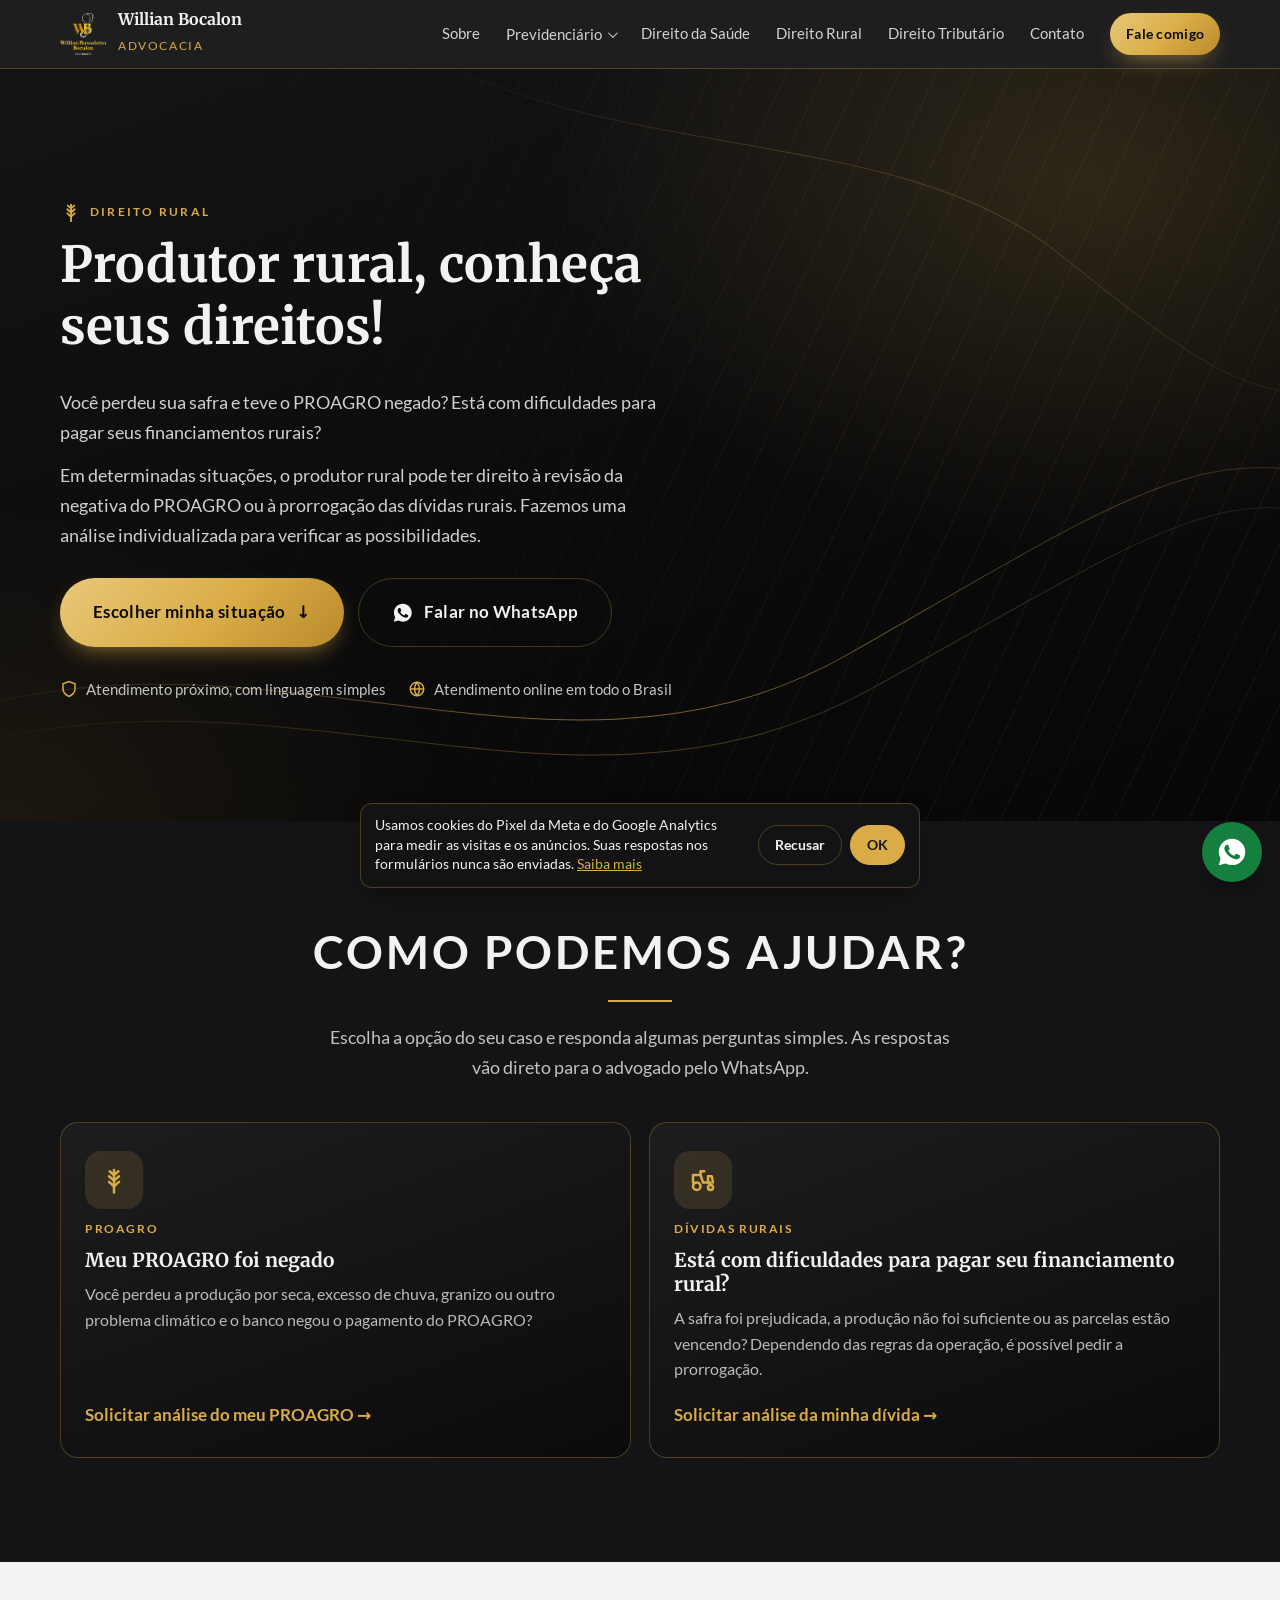
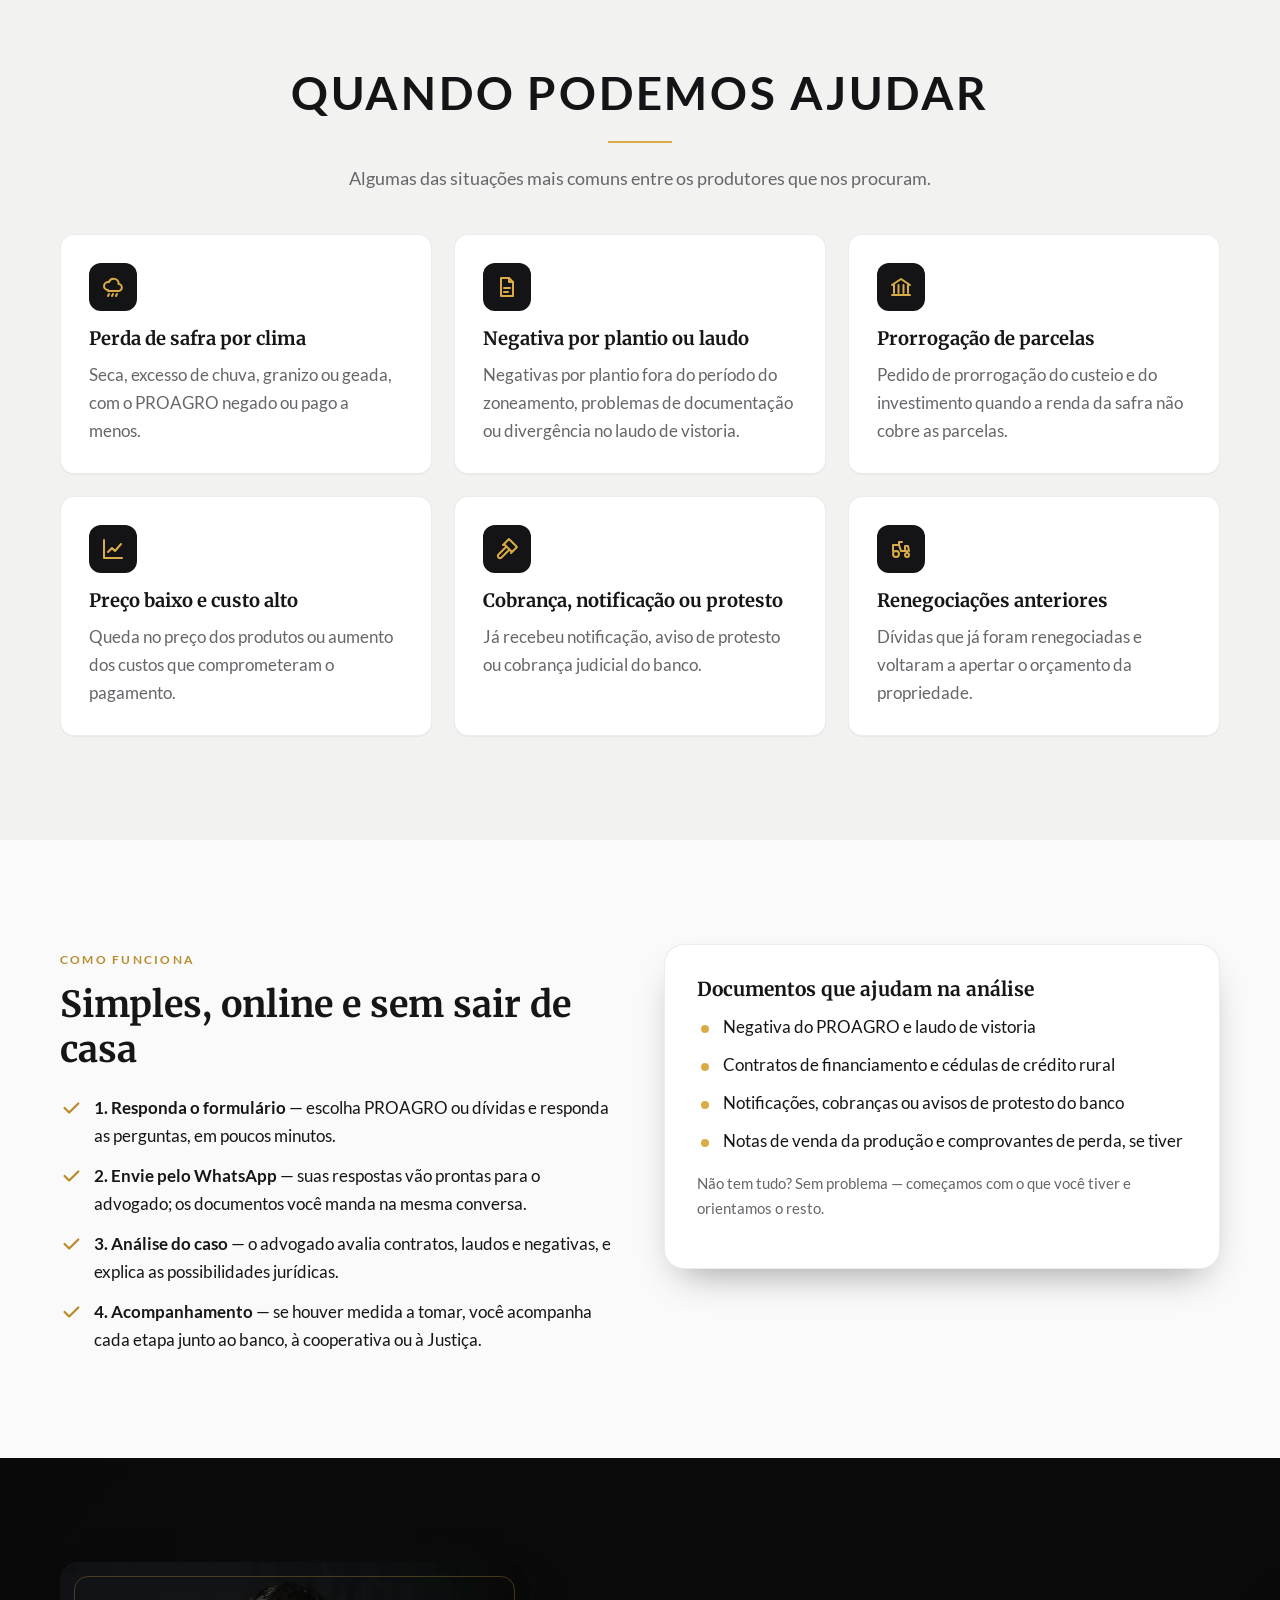
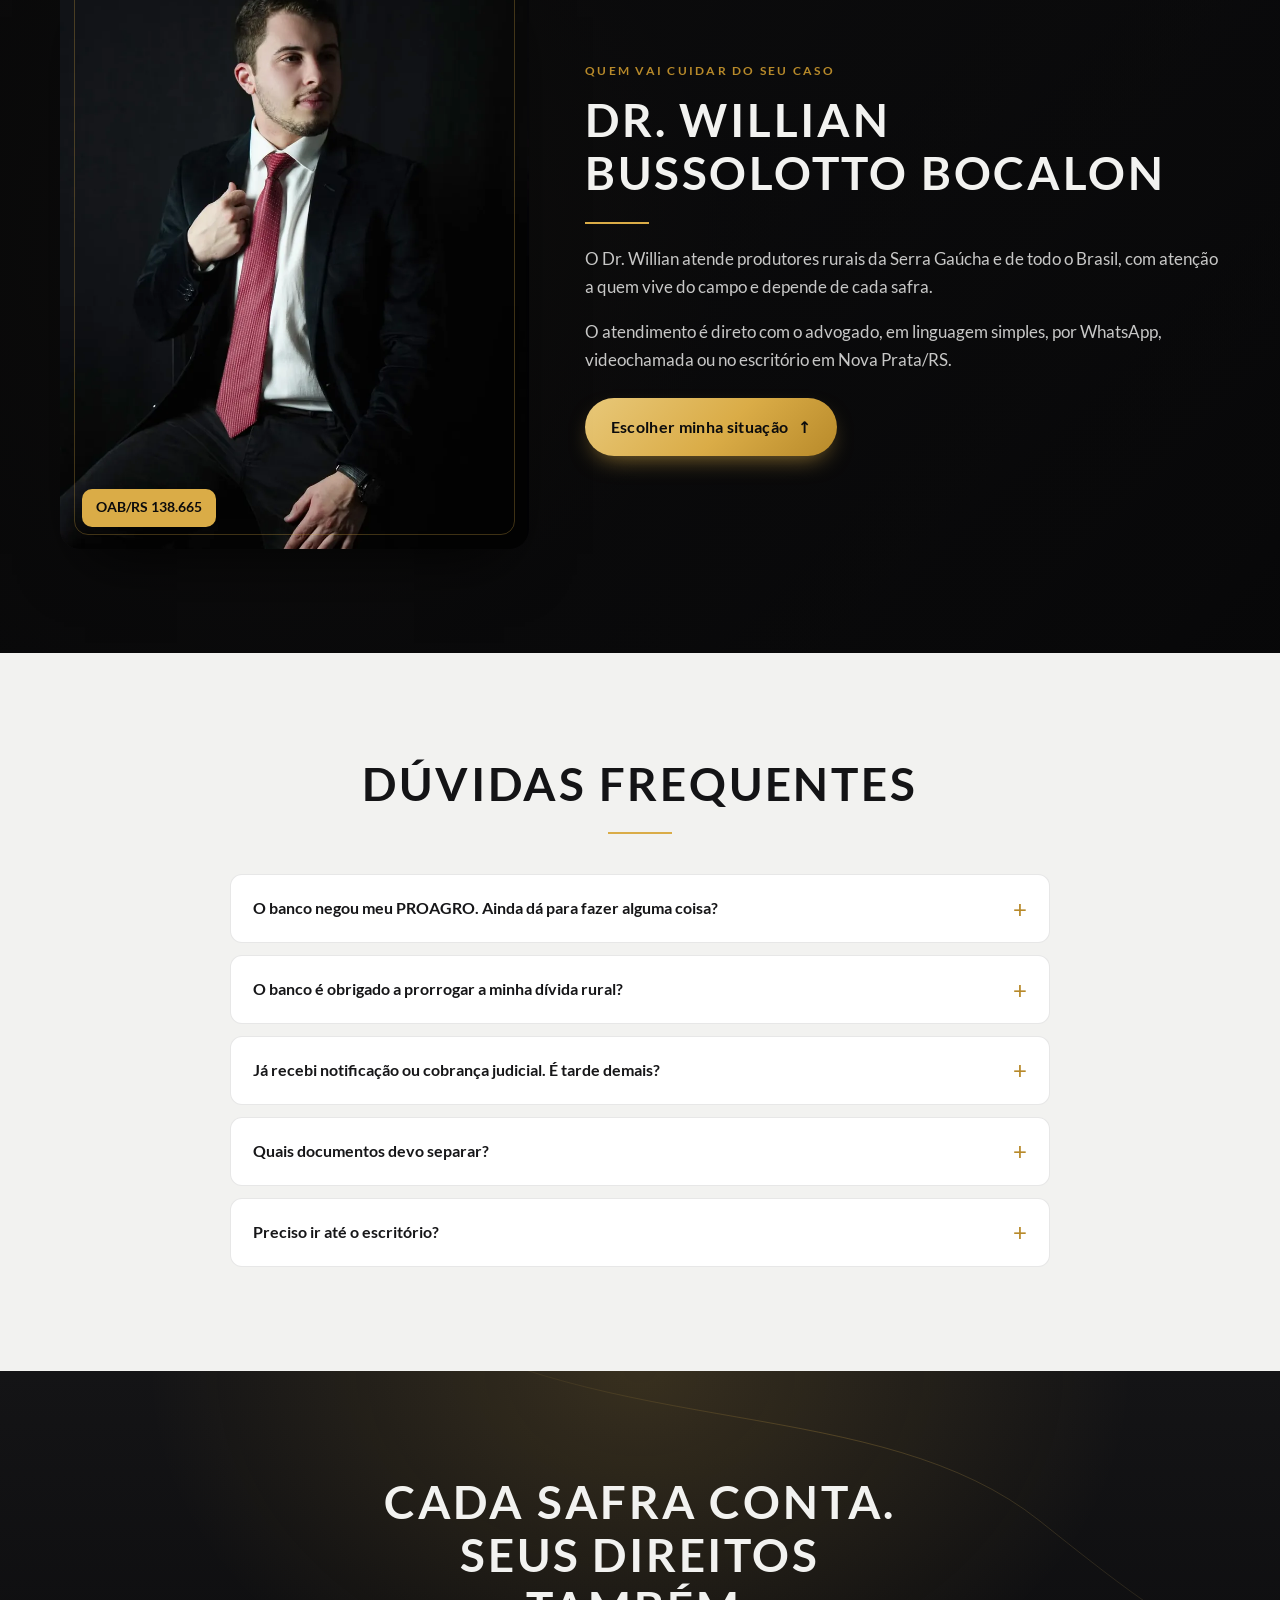
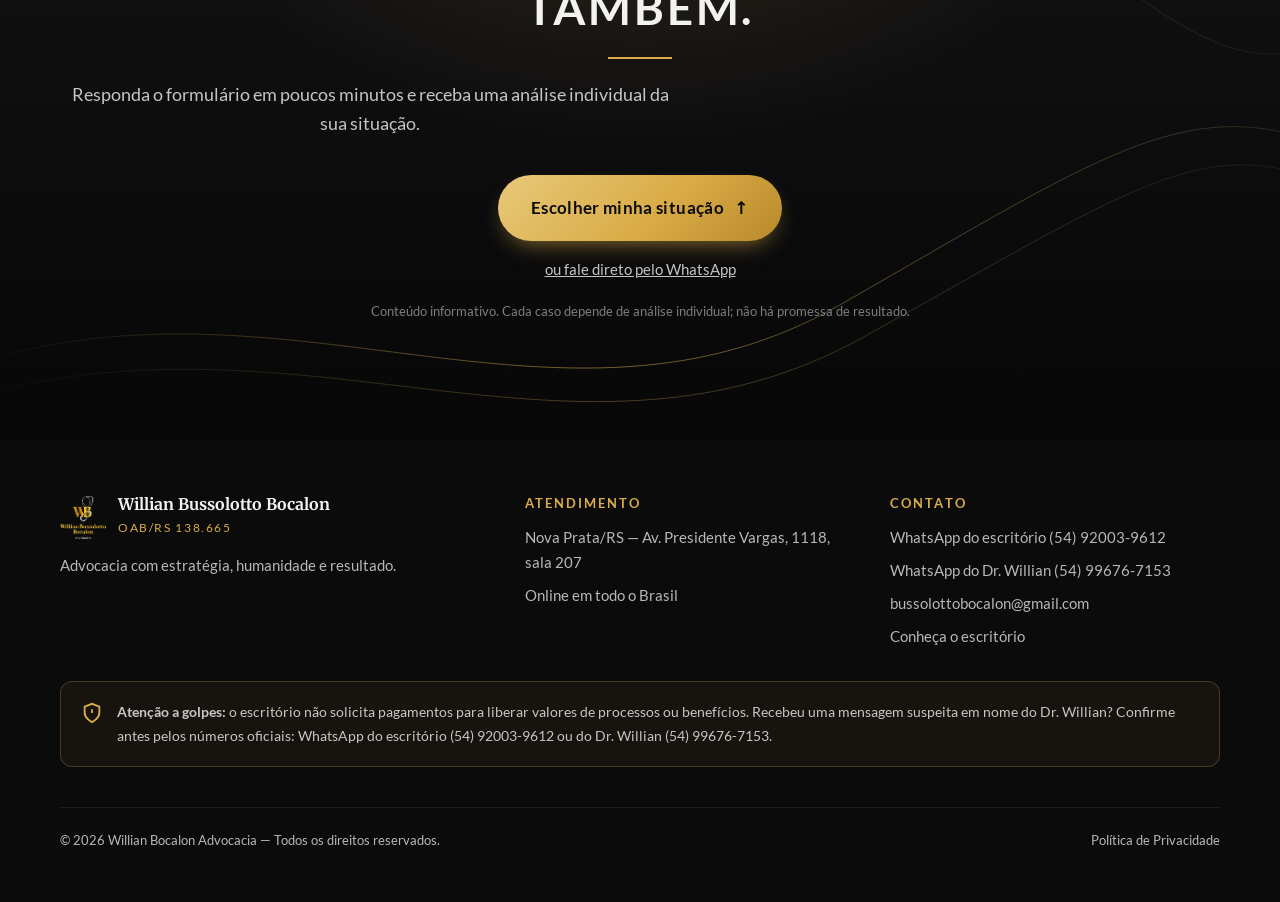
<file: direito-rural.html>
<!doctype html>
<html lang="pt-BR">
<head>
  <meta charset="utf-8">
  <meta name="viewport" content="width=device-width, initial-scale=1">
  <title>PROAGRO negado e dívidas rurais | Willian Bocalon</title>
  <meta name="description" content="PROAGRO negado ou dificuldade para pagar o financiamento rural? Responda algumas perguntas e receba uma análise individual. Atendimento a produtores do Brasil.">
  <link rel="canonical" href="https://willianbocalon.com.br/direito-rural">
  <meta property="og:title" content="Produtor rural, conheça seus direitos — Willian Bocalon Advocacia">
  <meta property="og:description" content="PROAGRO negado ou dificuldade para pagar o financiamento rural? Responda algumas perguntas e receba uma análise individual. Atendimento a produtores de todo o Brasil.">
  <meta property="og:image" content="https://willianbocalon.com.br/assets/img/og-willian.jpg">
  <meta property="og:type" content="website">
  <meta property="og:url" content="https://willianbocalon.com.br/direito-rural">
  <meta property="og:site_name" content="Willian Bocalon Advocacia">
  <meta property="og:locale" content="pt_BR">
  <meta property="og:image:width" content="1200">
  <meta property="og:image:height" content="630">
  <meta name="twitter:card" content="summary_large_image">
  <meta name="theme-color" content="#0b0b0c">
  <link rel="icon" href="assets/img/logo.png">
  <link rel="apple-touch-icon" href="/assets/img/apple-touch-icon.png">
  <link rel="preload" href="/assets/fonts/merriweather-700.woff2" as="font" type="font/woff2" crossorigin>
  <link rel="preload" href="/assets/fonts/lato-400.woff2" as="font" type="font/woff2" crossorigin>
  <link rel="stylesheet" href="assets/css/style.css?v=23">
  <script type="application/ld+json">
  {"@context": "https://schema.org", "@type": "FAQPage", "mainEntity": [{"@type": "Question", "name": "O banco negou meu PROAGRO. Ainda dá para fazer alguma coisa?", "acceptedAnswer": {"@type": "Answer", "text": "Muitas vezes, sim. Existe recurso administrativo contra a negativa e, em alguns casos, a discussão na Justiça. Os prazos costumam ser curtos, por isso é importante buscar orientação logo depois da negativa."}}, {"@type": "Question", "name": "O banco é obrigado a prorrogar a minha dívida rural?", "acceptedAnswer": {"@type": "Answer", "text": "As regras do crédito rural preveem a prorrogação em algumas situações, como frustração de safra por fatores climáticos, dificuldade de comercialização ou outras ocorrências que prejudiquem a produção, desde que comprovadas. Cada operação precisa ser analisada."}}, {"@type": "Question", "name": "Já recebi notificação ou cobrança judicial. É tarde demais?", "acceptedAnswer": {"@type": "Answer", "text": "Não necessariamente. Ainda pode haver alternativas, mas quanto antes o caso for analisado, mais opções existem."}}, {"@type": "Question", "name": "Quais documentos devo separar?", "acceptedAnswer": {"@type": "Answer", "text": "Contratos e cédulas de crédito rural, a negativa do PROAGRO, o laudo de vistoria e as notificações do banco. Se não tiver tudo, comece com o que tiver."}}, {"@type": "Question", "name": "Preciso ir até o escritório?", "acceptedAnswer": {"@type": "Answer", "text": "Não. O atendimento pode ser feito todo online, pelo WhatsApp e por videochamada, para produtores de qualquer lugar. Também atendemos presencialmente em Nova Prata/RS, com agendamento."}}]}
  </script>
  <script src="/assets/js/ga.js?v=23"></script>
  <!-- Meta Pixel -->
  <script>
  !function(f,b,e,v,n,t,s){if(f.fbq)return;n=f.fbq=function(){n.callMethod?n.callMethod.apply(n,arguments):n.queue.push(arguments)};if(!f._fbq)f._fbq=n;n.push=n;n.loaded=!0;n.version='2.0';n.queue=[];t=b.createElement(e);t.async=!0;t.src=v;s=b.getElementsByTagName(e)[0];s.parentNode.insertBefore(t,s)}(window,document,'script','https://connect.facebook.net/en_US/fbevents.js');
  fbq('set', 'autoConfig', false, '1474307888131888');
  try { if (localStorage.getItem('wb-cookies') === 'recusado') fbq('consent', 'revoke'); } catch (e) {}
  fbq('init', '1474307888131888');
  fbq('track', 'PageView');
  </script>
  <noscript><img height="1" width="1" style="display:none" alt="" src="https://www.facebook.com/tr?id=1474307888131888&ev=PageView&noscript=1"></noscript>
  <!-- Fim Meta Pixel -->
</head>
<body class="lp area-page" data-whats-msg="Olá, Dr. Willian! Vim pela página de Direito Rural do site e gostaria de conversar sobre o meu caso.">

<header class="header">
  <div class="wrap">
    <a class="brand" href="/">
      <img src="assets/img/logo.png" alt="" width="46" height="43">
      <span><strong>Willian Bocalon</strong><small>Advocacia</small></span>
    </a>
    <button class="nav-toggle" aria-label="Abrir menu" aria-expanded="false">
      <svg viewBox="0 0 24 24" fill="none" stroke="currentColor" stroke-width="2" stroke-linecap="round"><path d="M4 7h16M4 12h16M4 17h16"/></svg>
    </button>
    <nav class="nav" aria-label="Principal">
      <a href="/#sobre">Sobre</a>
      <div class="nav__group">
        <button class="nav__drop" type="button" aria-expanded="false">Previdenciário</button>
        <div class="nav__menu">
          <a href="/aposentadoria">Aposentadoria</a>
          <a href="/auxilio-doenca">Auxílio-doença</a>
          <a href="/auxilio-acidente">Auxílio-acidente</a>
        </div>
      </div>
      <a href="/direito-da-saude">Direito da Saúde</a>
      <a href="/direito-rural" aria-current="page">Direito Rural</a>
      <a href="/direito-tributario">Direito Tributário</a>
      <a href="/#contato">Contato</a>
      <a class="btn btn--gold" href="#" data-whats data-track="header-rural">Fale comigo</a>
    </nav>
  </div>
</header>

<main>

  <!-- HERO -->
  <section class="hero area-hero hero--rural">
    <div class="wrap">
      <span class="eyebrow hero-badge"><svg viewBox="0 0 24 24" fill="none" stroke="currentColor" stroke-width="2" stroke-linecap="round" stroke-linejoin="round"><path d="M12 22V4"/><path d="M12 8 8.5 5M12 8l3.5-3M12 12.5 8 9M12 12.5 16 9M12 17l-4-3.5M12 17l4-3.5"/></svg>Direito Rural</span>
      <h1>Produtor rural, conheça seus direitos!</h1>
      <p class="lead">Você perdeu sua safra e teve o PROAGRO negado? Está com dificuldades para pagar seus financiamentos rurais?</p>
      <p class="lead">Em determinadas situações, o produtor rural pode ter direito à revisão da negativa do PROAGRO ou à prorrogação das dívidas rurais. Fazemos uma análise individualizada para verificar as possibilidades.</p>
      <div class="hero__ctas">
        <a class="btn btn--gold btn--lg" href="#escolha">Escolher minha situação <span class="arr">↓</span></a>
        <a class="btn btn--ghost btn--lg" href="#" data-whats data-track="hero-rural"><svg viewBox="0 0 24 24" fill="currentColor" aria-hidden="true"><path d="M12.04 2C6.58 2 2.13 6.45 2.13 11.91c0 1.75.46 3.45 1.32 4.95L2.05 22l5.25-1.38a9.9 9.9 0 0 0 4.74 1.21c5.46 0 9.91-4.45 9.91-9.91C21.95 6.45 17.5 2 12.04 2Zm5.8 14.06c-.24.68-1.42 1.3-1.96 1.35-.5.05-1.13.07-1.82-.11-.42-.13-.96-.31-1.65-.61-2.9-1.25-4.8-4.18-4.94-4.37-.14-.19-1.18-1.57-1.18-3 0-1.42.75-2.12 1.01-2.41.27-.29.58-.36.78-.36h.56c.18 0 .42-.07.66.5.24.58.82 2 .89 2.15.07.14.12.31.02.5-.1.19-.14.31-.29.48-.14.17-.3.37-.43.5-.14.14-.29.3-.13.59.17.29.74 1.22 1.59 1.97 1.09.97 2.01 1.27 2.3 1.42.29.14.46.12.63-.07.17-.19.72-.84.92-1.13.19-.29.38-.24.65-.14.26.1 1.68.79 1.97.94.29.14.48.22.55.34.07.12.07.7-.17 1.38Z"/></svg> Falar no WhatsApp</a>
      </div>
      <div class="hero__trust">
        <span><svg viewBox="0 0 24 24" fill="none" stroke="currentColor" stroke-width="2"><path d="M12 22s8-4 8-10V5l-8-3-8 3v7c0 6 8 10 8 10Z"/></svg>Atendimento próximo, com linguagem simples</span>
        <span><svg viewBox="0 0 24 24" fill="none" stroke="currentColor" stroke-width="2"><circle cx="12" cy="12" r="9"/><path d="M3 12h18M12 3a14 14 0 0 1 0 18M12 3a14 14 0 0 0 0 18"/></svg>Atendimento online em todo o Brasil</span>
      </div>
    </div>
  </section>

  <!-- ESCOLHA + FORMULÁRIO -->
  <section class="section section--dark" id="escolha">
    <div class="wrap">
      <div class="center reveal" style="margin-bottom:40px">
        <h2 class="title-xl">Como podemos ajudar?</h2>
        <p class="lead">Escolha a opção do seu caso e responda algumas perguntas simples. As respostas vão direto para o advogado pelo WhatsApp.</p>
      </div>
      <div class="choice-cards" data-stagger>
        <button class="choice reveal" type="button" data-form="proagro" aria-pressed="false" aria-controls="formulario">
          <span class="choice__icon"><svg viewBox="0 0 24 24" fill="none" stroke="currentColor" stroke-width="2" stroke-linecap="round" stroke-linejoin="round"><path d="M12 22V4"/><path d="M12 8 8.5 5M12 8l3.5-3M12 12.5 8 9M12 12.5 16 9M12 17l-4-3.5M12 17l4-3.5"/></svg></span>
          <span class="choice__tag">PROAGRO</span>
          <h3>Meu PROAGRO foi negado</h3>
          <p>Você perdeu a produção por seca, excesso de chuva, granizo ou outro problema climático e o banco negou o pagamento do PROAGRO?</p>
          <span class="choice__go">Solicitar análise do meu PROAGRO →</span>
        </button>
        <button class="choice reveal" type="button" data-form="dividas" aria-pressed="false" aria-controls="formulario">
          <span class="choice__icon"><svg viewBox="0 0 24 24" fill="none" stroke="currentColor" stroke-width="2" stroke-linecap="round" stroke-linejoin="round"><circle cx="7" cy="17" r="3"/><circle cx="18" cy="18" r="2"/><path d="M4 14V8h6l2 6h6v2"/><path d="M10 8V5h3"/><path d="M16 14V9h3l1 5"/></svg></span>
          <span class="choice__tag">Dívidas rurais</span>
          <h3>Está com dificuldades para pagar seu financiamento rural?</h3>
          <p>A safra foi prejudicada, a produção não foi suficiente ou as parcelas estão vencendo? Dependendo das regras da operação, é possível pedir a prorrogação.</p>
          <span class="choice__go">Solicitar análise da minha dívida →</span>
        </button>
      </div>
      <div class="qcard wiz form-panel" id="formulario" hidden aria-live="polite"></div>
      <noscript><p class="center" style="margin-top:24px">Para responder o formulário, ative o JavaScript ou <a href="https://wa.me/5554996767153">fale direto pelo WhatsApp</a>.</p></noscript>
    </div>
  </section>

  <!-- SITUAÇÕES -->
  <section class="section section--cream">
    <div class="wrap">
      <div class="center reveal" style="margin-bottom:40px">
        <h2 class="title-xl">Quando podemos ajudar</h2>
        <p class="lead">Algumas das situações mais comuns entre os produtores que nos procuram.</p>
      </div>
      <div class="grid grid--3" data-stagger>
        <div class="card reveal"><div class="icon"><svg viewBox="0 0 24 24" fill="none" stroke="currentColor" stroke-width="2" stroke-linecap="round" stroke-linejoin="round"><path d="M7 15a4 4 0 1 1 .9-7.9A5 5 0 0 1 17.6 9 3.5 3.5 0 0 1 17 16H7"/><path d="M8 19l-1 2M12 19l-1 2M16 19l-1 2"/></svg></div><h3>Perda de safra por clima</h3><p>Seca, excesso de chuva, granizo ou geada, com o PROAGRO negado ou pago a menos.</p></div>
        <div class="card reveal"><div class="icon"><svg viewBox="0 0 24 24" fill="none" stroke="currentColor" stroke-width="2" stroke-linecap="round" stroke-linejoin="round"><path d="M14 3H6v18h12V7l-4-4Z"/><path d="M14 3v4h4M9 13h6M9 17h4"/></svg></div><h3>Negativa por plantio ou laudo</h3><p>Negativas por plantio fora do período do zoneamento, problemas de documentação ou divergência no laudo de vistoria.</p></div>
        <div class="card reveal"><div class="icon"><svg viewBox="0 0 24 24" fill="none" stroke="currentColor" stroke-width="2" stroke-linecap="round" stroke-linejoin="round"><path d="M3 10 12 4l9 6"/><path d="M5 10v8M9.5 10v8M14.5 10v8M19 10v8M3 20h18"/></svg></div><h3>Prorrogação de parcelas</h3><p>Pedido de prorrogação do custeio e do investimento quando a renda da safra não cobre as parcelas.</p></div>
        <div class="card reveal"><div class="icon"><svg viewBox="0 0 24 24" fill="none" stroke="currentColor" stroke-width="2" stroke-linecap="round" stroke-linejoin="round"><path d="M3 3v18h18"/><path d="m7 15 4-4 3 3 6-7"/></svg></div><h3>Preço baixo e custo alto</h3><p>Queda no preço dos produtos ou aumento dos custos que comprometeram o pagamento.</p></div>
        <div class="card reveal"><div class="icon"><svg viewBox="0 0 24 24" fill="none" stroke="currentColor" stroke-width="2" stroke-linecap="round" stroke-linejoin="round"><path d="m14 13-7.5 7.5a2.1 2.1 0 0 1-3-3L11 10"/><path d="m16 16 6-6M8 8l6-6M9 7l8 8M15 3l6 6"/></svg></div><h3>Cobrança, notificação ou protesto</h3><p>Já recebeu notificação, aviso de protesto ou cobrança judicial do banco.</p></div>
        <div class="card reveal"><div class="icon"><svg viewBox="0 0 24 24" fill="none" stroke="currentColor" stroke-width="2" stroke-linecap="round" stroke-linejoin="round"><circle cx="7" cy="17" r="3"/><circle cx="18" cy="18" r="2"/><path d="M4 14V8h6l2 6h6v2"/><path d="M10 8V5h3"/><path d="M16 14V9h3l1 5"/></svg></div><h3>Renegociações anteriores</h3><p>Dívidas que já foram renegociadas e voltaram a apertar o orçamento da propriedade.</p></div>
      </div>
    </div>
  </section>

  <!-- COMO FUNCIONA + DOCUMENTOS -->
  <section class="section">
    <div class="wrap split">
      <div class="reveal">
        <span class="eyebrow">Como funciona</span>
        <h2>Simples, online e sem sair de casa</h2>
        <ul class="checks">
          <li><svg viewBox="0 0 24 24" fill="none" stroke="currentColor" stroke-width="2.4" stroke-linecap="round" stroke-linejoin="round"><path d="m5 12 5 5L20 7"/></svg><span><strong>1. Responda o formulário</strong> — escolha PROAGRO ou dívidas e responda as perguntas, em poucos minutos.</span></li>
          <li><svg viewBox="0 0 24 24" fill="none" stroke="currentColor" stroke-width="2.4" stroke-linecap="round" stroke-linejoin="round"><path d="m5 12 5 5L20 7"/></svg><span><strong>2. Envie pelo WhatsApp</strong> — suas respostas vão prontas para o advogado; os documentos você manda na mesma conversa.</span></li>
          <li><svg viewBox="0 0 24 24" fill="none" stroke="currentColor" stroke-width="2.4" stroke-linecap="round" stroke-linejoin="round"><path d="m5 12 5 5L20 7"/></svg><span><strong>3. Análise do caso</strong> — o advogado avalia contratos, laudos e negativas, e explica as possibilidades jurídicas.</span></li>
          <li><svg viewBox="0 0 24 24" fill="none" stroke="currentColor" stroke-width="2.4" stroke-linecap="round" stroke-linejoin="round"><path d="m5 12 5 5L20 7"/></svg><span><strong>4. Acompanhamento</strong> — se houver medida a tomar, você acompanha cada etapa junto ao banco, à cooperativa ou à Justiça.</span></li>
        </ul>
      </div>
      <div class="panel reveal">
        <h3>Documentos que ajudam na análise</h3>
        <ul class="list-gold">
          <li>Negativa do PROAGRO e laudo de vistoria</li>
          <li>Contratos de financiamento e cédulas de crédito rural</li>
          <li>Notificações, cobranças ou avisos de protesto do banco</li>
          <li>Notas de venda da produção e comprovantes de perda, se tiver</li>
        </ul>
        <p style="margin-top:16px;color:var(--muted);font-size:.95rem">Não tem tudo? Sem problema — começamos com o que você tiver e orientamos o resto.</p>
      </div>
    </div>
  </section>

  <!-- SOBRE CURTO -->
  <section class="section band">
    <div class="wrap about">
      <div class="about__photo reveal">
        <picture>
          <source srcset="assets/img/willian-terno.webp" type="image/webp">
          <img class="photo" src="assets/img/willian-terno.jpg" alt="Dr. Willian Bussolotto Bocalon" width="900" height="1351" loading="lazy">
        </picture>
        <div class="about__badge">OAB/RS 138.665</div>
      </div>
      <div class="reveal left">
        <span class="eyebrow">Quem vai cuidar do seu caso</span>
        <h2 class="title-xl">Dr. Willian Bussolotto Bocalon</h2>
        <p>O Dr. Willian atende produtores rurais da Serra Gaúcha e de todo o Brasil, com atenção a quem vive do campo e depende de cada safra.</p>
        <p>O atendimento é direto com o advogado, em linguagem simples, por WhatsApp, videochamada ou no escritório em Nova Prata/RS.</p>
        <div style="margin-top:24px"><a class="btn btn--gold" href="#escolha">Escolher minha situação <span class="arr">↑</span></a></div>
      </div>
    </div>
  </section>

  <!-- FAQ -->
  <section class="section section--cream">
    <div class="wrap">
      <div class="center reveal" style="margin-bottom:40px">
        <h2 class="title-xl">Dúvidas frequentes</h2>
      </div>
      <div class="faq reveal">
        <details>
          <summary>O banco negou meu PROAGRO. Ainda dá para fazer alguma coisa?</summary>
          <p>Muitas vezes, sim. Existe recurso administrativo contra a negativa e, em alguns casos, a discussão na Justiça. Os prazos costumam ser curtos, por isso é importante buscar orientação logo depois da negativa.</p>
        </details>
        <details>
          <summary>O banco é obrigado a prorrogar a minha dívida rural?</summary>
          <p>As regras do crédito rural preveem a prorrogação em algumas situações, como frustração de safra por fatores climáticos, dificuldade de comercialização ou outras ocorrências que prejudiquem a produção, desde que comprovadas. Cada operação precisa ser analisada.</p>
        </details>
        <details>
          <summary>Já recebi notificação ou cobrança judicial. É tarde demais?</summary>
          <p>Não necessariamente. Ainda pode haver alternativas, mas quanto antes o caso for analisado, mais opções existem.</p>
        </details>
        <details>
          <summary>Quais documentos devo separar?</summary>
          <p>Contratos e cédulas de crédito rural, a negativa do PROAGRO, o laudo de vistoria e as notificações do banco. Se não tiver tudo, comece com o que tiver.</p>
        </details>
        <details>
          <summary>Preciso ir até o escritório?</summary>
          <p>Não. O atendimento pode ser feito todo online, pelo WhatsApp e por videochamada, para produtores de qualquer lugar. Também atendemos presencialmente em Nova Prata/RS, com agendamento.</p>
        </details>
      </div>
    </div>
  </section>

  <!-- CTA -->
  <section class="section cta">
    <div class="wrap reveal">
      <h2 class="title-xl">Cada safra conta. Seus direitos também.</h2>
      <p class="lead">Responda o formulário em poucos minutos e receba uma análise individual da sua situação.</p>
      <a class="btn btn--gold btn--lg" href="#escolha" data-track="cta-rural">Escolher minha situação <span class="arr">↑</span></a>
      <p class="cta__alt"><a href="#" data-whats data-track="cta-rural-whats">ou fale direto pelo WhatsApp</a></p>
      <p class="disclaimer">Conteúdo informativo. Cada caso depende de análise individual; não há promessa de resultado.</p>
    </div>
  </section>
</main>

<footer class="footer">
  <div class="wrap footer__grid">
    <div>
      <a class="brand" href="/"><img src="assets/img/logo.png" alt="" width="46" height="43"><span><strong>Willian Bussolotto Bocalon</strong><small>OAB/RS 138.665</small></span></a>
      <p>Advocacia com estratégia, humanidade e resultado.</p>
    </div>
    <div>
      <h3>Atendimento</h3>
      <ul>
        <li>Nova Prata/RS — Av. Presidente Vargas, 1118, sala 207</li>
        <li>Online em todo o Brasil</li>
      </ul>
    </div>
    <div>
      <h3>Contato</h3>
      <ul>
        <li><a href="https://wa.me/5554920039612" target="_blank" rel="noopener" data-track="footer-rural">WhatsApp do escritório (54) 92003-9612</a></li>
        <li><a href="https://wa.me/5554996767153" target="_blank" rel="noopener">WhatsApp do Dr. Willian (54) 99676-7153</a></li>
        <li><a href="mailto:bussolottobocalon@gmail.com">bussolottobocalon@gmail.com</a></li>
        <li><a href="/">Conheça o escritório</a></li>
      </ul>
    </div>
  </div>
  <div class="wrap">
    <div class="notice">
      <svg viewBox="0 0 24 24" fill="none" stroke="currentColor" stroke-width="2"><path d="M12 22s8-4 8-10V5l-8-3-8 3v7c0 6 8 10 8 10Z"/><path d="M12 8v4M12 16h.01"/></svg>
      <span><strong>Atenção a golpes:</strong> o escritório não solicita pagamentos para liberar valores de processos ou benefícios. Recebeu uma mensagem suspeita em nome do Dr. Willian? Confirme antes pelos números oficiais: WhatsApp do escritório (54) 92003-9612 ou do Dr. Willian (54) 99676-7153.</span>
    </div>
  </div>
  <div class="wrap footer__bottom">
    <span>© <span id="year">2026</span> Willian Bocalon Advocacia — Todos os direitos reservados.</span>
    <span><a href="/politica-de-privacidade">Política de Privacidade</a></span>
  </div>
  <div class="wrap footer__selo"><kyvo-selo data-tema="escuro"></kyvo-selo></div>
</footer>
<script src="https://kyvo.dev.br/selo.js" async></script>

<a class="float-whats" href="#" data-whats data-track="float-rural" aria-label="Falar no WhatsApp">
  <svg viewBox="0 0 24 24" fill="currentColor" aria-hidden="true"><path d="M12.04 2C6.58 2 2.13 6.45 2.13 11.91c0 1.75.46 3.45 1.32 4.95L2.05 22l5.25-1.38a9.9 9.9 0 0 0 4.74 1.21c5.46 0 9.91-4.45 9.91-9.91C21.95 6.45 17.5 2 12.04 2Zm5.8 14.06c-.24.68-1.42 1.3-1.96 1.35-.5.05-1.13.07-1.82-.11-.42-.13-.96-.31-1.65-.61-2.9-1.25-4.8-4.18-4.94-4.37-.14-.19-1.18-1.57-1.18-3 0-1.42.75-2.12 1.01-2.41.27-.29.58-.36.78-.36h.56c.18 0 .42-.07.66.5.24.58.82 2 .89 2.15.07.14.12.31.02.5-.1.19-.14.31-.29.48-.14.17-.3.37-.43.5-.14.14-.29.3-.13.59.17.29.74 1.22 1.59 1.97 1.09.97 2.01 1.27 2.3 1.42.29.14.46.12.63-.07.17-.19.72-.84.92-1.13.19-.29.38-.24.65-.14.26.1 1.68.79 1.97.94.29.14.48.22.55.34.07.12.07.7-.17 1.38Z"/></svg>
</a>
<div class="mobile-bar">
  <a class="btn btn--whats" href="#" data-whats data-track="mobilebar-rural">Falar com o advogado no WhatsApp</a>
</div>

<script src="assets/js/main.js?v=23"></script>
<script src="assets/js/wizard.js?v=23"></script>
<script src="assets/js/formularios-rural.js?v=23"></script>
</body>
</html>
</file>
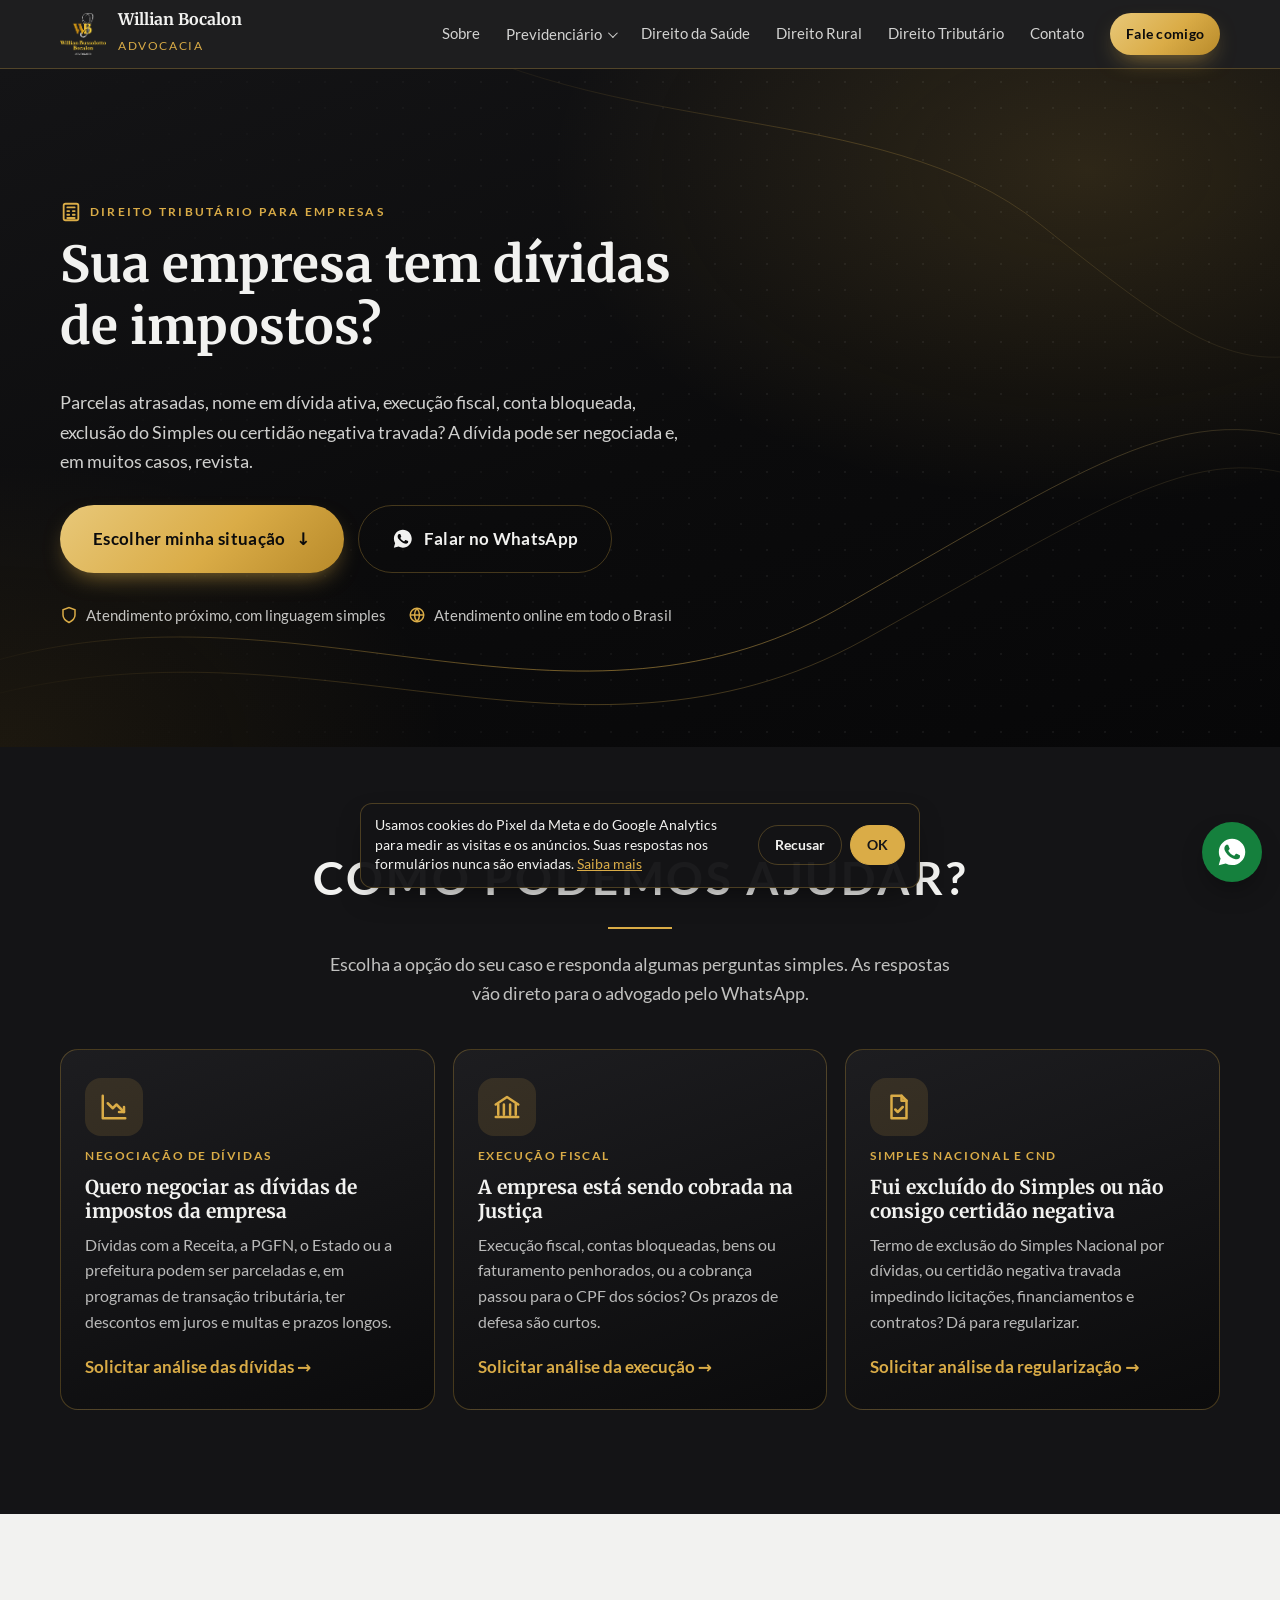
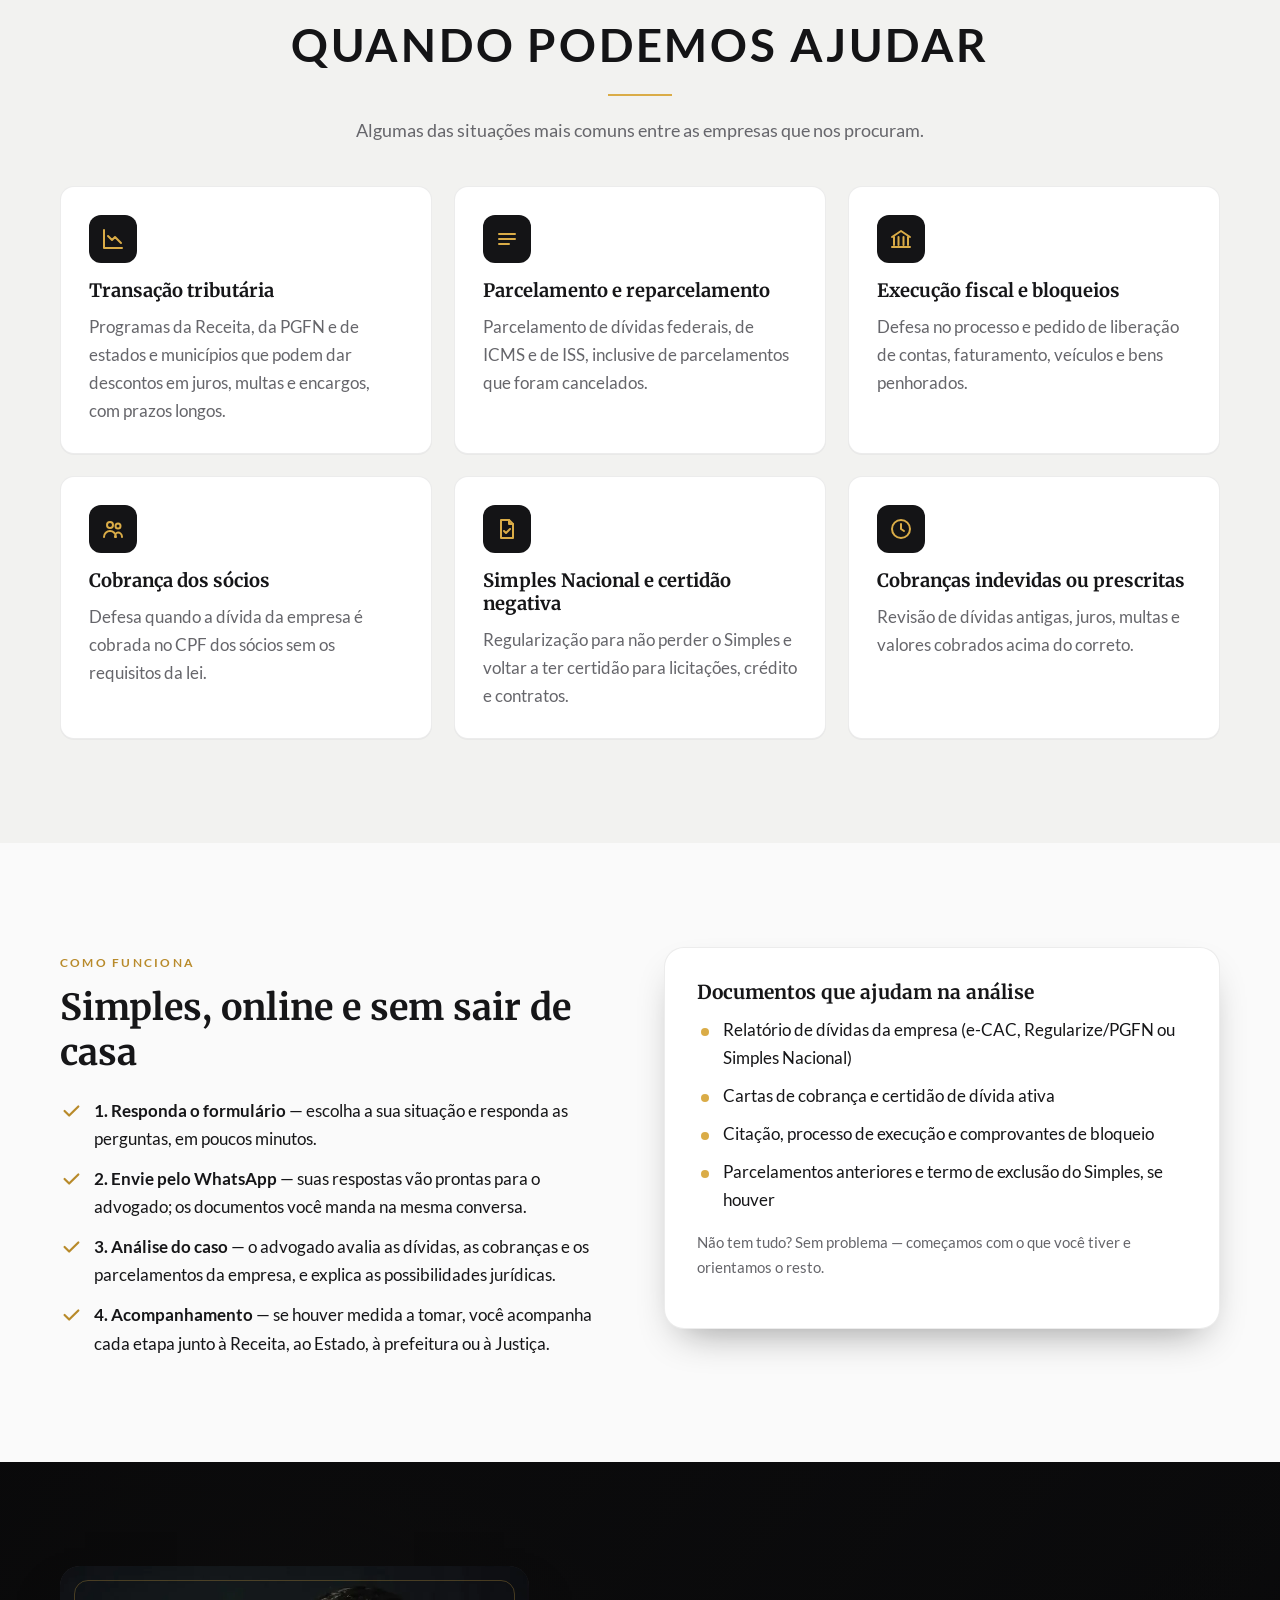
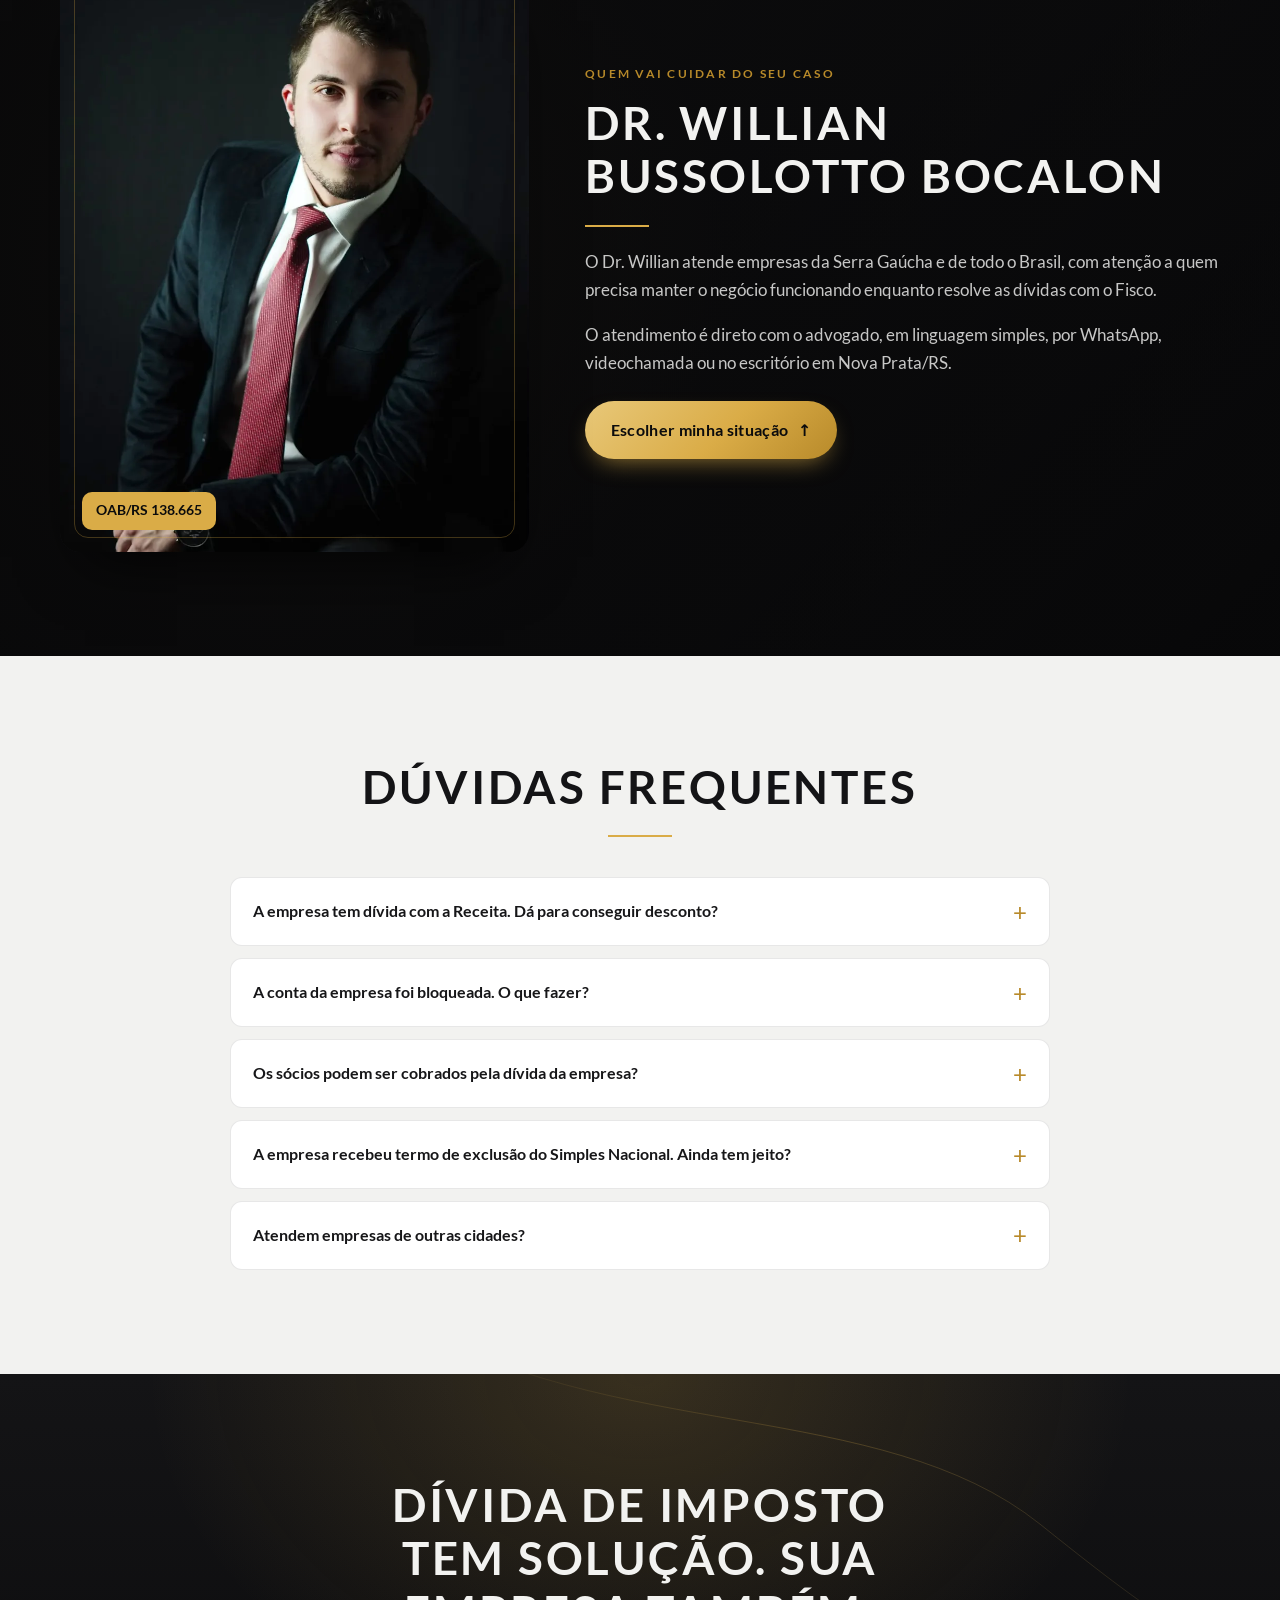
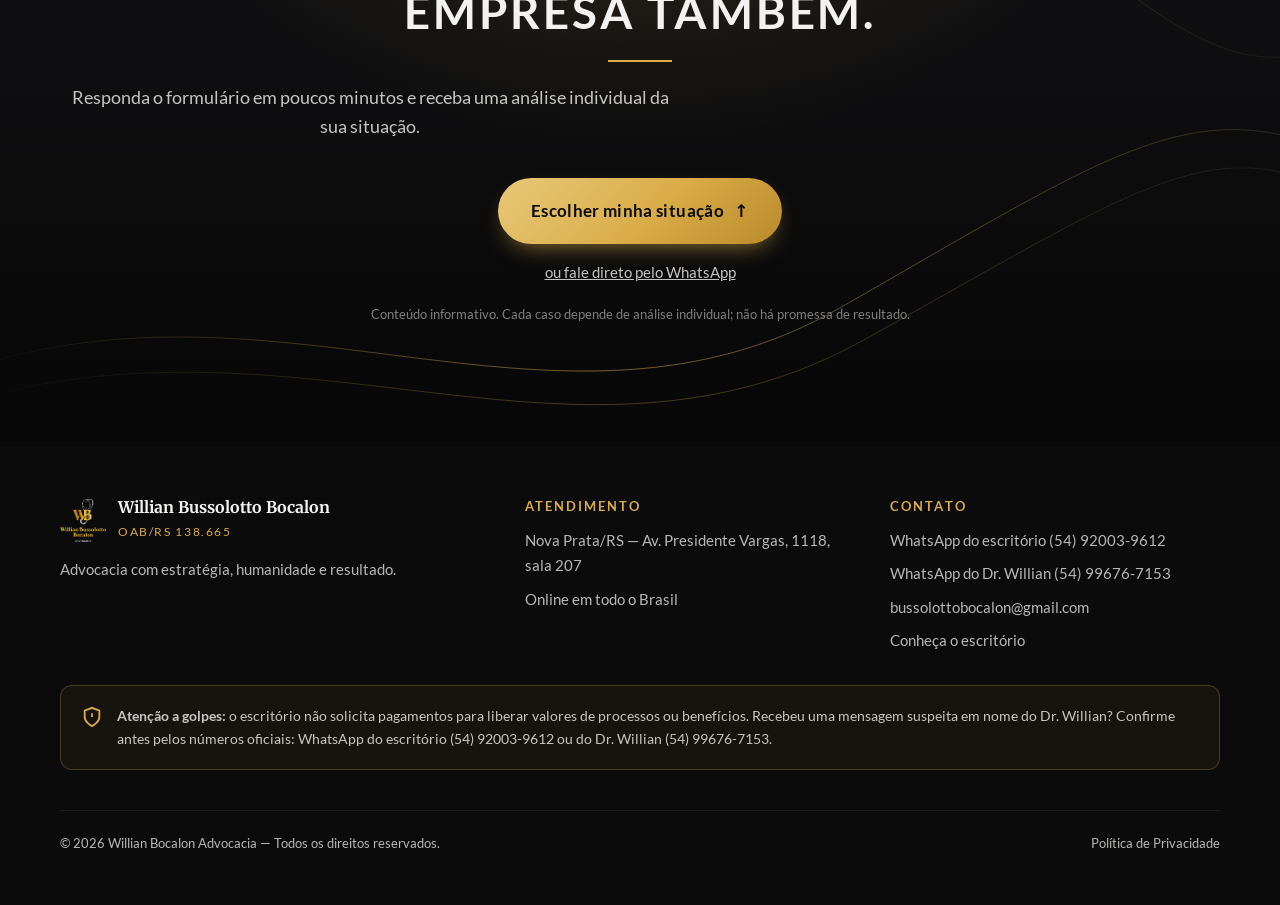
<file: direito-tributario.html>
<!doctype html>
<html lang="pt-BR">
<head>
  <meta charset="utf-8">
  <meta name="viewport" content="width=device-width, initial-scale=1">
  <title>Dívidas de impostos da empresa | Willian Bocalon</title>
  <meta name="description" content="Empresa com dívida de impostos, execução fiscal, conta bloqueada ou excluída do Simples? Responda 2 perguntas e fale com o advogado. Atendimento online.">
  <link rel="canonical" href="https://willianbocalon.com.br/direito-tributario">
  <meta property="og:title" content="Sua empresa tem dívidas de impostos? — Willian Bocalon Advocacia">
  <meta property="og:description" content="Sua empresa tem dívidas de impostos, execução fiscal, conta bloqueada ou foi excluída do Simples? Responda algumas perguntas e receba uma análise individual. Atendimento a empresas de todo o Brasil.">
  <meta property="og:image" content="https://willianbocalon.com.br/assets/img/og-willian.jpg">
  <meta property="og:type" content="website">
  <meta property="og:url" content="https://willianbocalon.com.br/direito-tributario">
  <meta property="og:site_name" content="Willian Bocalon Advocacia">
  <meta property="og:locale" content="pt_BR">
  <meta property="og:image:width" content="1200">
  <meta property="og:image:height" content="630">
  <meta name="twitter:card" content="summary_large_image">
  <meta name="theme-color" content="#0b0b0c">
  <link rel="icon" href="assets/img/logo.png">
  <link rel="apple-touch-icon" href="/assets/img/apple-touch-icon.png">
  <link rel="preload" href="/assets/fonts/merriweather-700.woff2" as="font" type="font/woff2" crossorigin>
  <link rel="preload" href="/assets/fonts/lato-400.woff2" as="font" type="font/woff2" crossorigin>
  <link rel="stylesheet" href="assets/css/style.css?v=23">
  <script type="application/ld+json">
  {"@context": "https://schema.org", "@type": "FAQPage", "mainEntity": [{"@type": "Question", "name": "A empresa tem dívida com a Receita. Dá para conseguir desconto?", "acceptedAnswer": {"@type": "Answer", "text": "Em muitos casos, sim. Programas de transação tributária da Receita Federal e da PGFN, e também de estados e municípios, podem oferecer descontos em juros, multas e encargos e prazos longos, conforme a situação da empresa e o tipo de dívida. Os editais mudam com frequência, por isso cada caso precisa ser analisado."}}, {"@type": "Question", "name": "A conta da empresa foi bloqueada. O que fazer?", "acceptedAnswer": {"@type": "Answer", "text": "Procure orientação logo. Dependendo do caso, é possível pedir a liberação, oferecer outra garantia ou negociar a dívida para suspender a cobrança e manter a empresa funcionando."}}, {"@type": "Question", "name": "Os sócios podem ser cobrados pela dívida da empresa?", "acceptedAnswer": {"@type": "Answer", "text": "Só em situações específicas previstas em lei, como o fechamento irregular da empresa ou atos praticados com excesso de poderes. Quando a cobrança no CPF do sócio é indevida, cabe defesa."}}, {"@type": "Question", "name": "A empresa recebeu termo de exclusão do Simples Nacional. Ainda tem jeito?", "acceptedAnswer": {"@type": "Answer", "text": "Quando a exclusão é por dívidas, regularizar as pendências dentro do prazo indicado no termo pode deixar a exclusão sem efeito. Por isso é importante agir assim que o termo chegar."}}, {"@type": "Question", "name": "Atendem empresas de outras cidades?", "acceptedAnswer": {"@type": "Answer", "text": "Sim. O atendimento pode ser feito todo online, pelo WhatsApp e por videochamada, para empresas de qualquer lugar do Brasil. Também atendemos presencialmente em Nova Prata/RS, com agendamento."}}]}
  </script>
  <script src="/assets/js/ga.js?v=23"></script>
  <!-- Meta Pixel -->
  <script>
  !function(f,b,e,v,n,t,s){if(f.fbq)return;n=f.fbq=function(){n.callMethod?n.callMethod.apply(n,arguments):n.queue.push(arguments)};if(!f._fbq)f._fbq=n;n.push=n;n.loaded=!0;n.version='2.0';n.queue=[];t=b.createElement(e);t.async=!0;t.src=v;s=b.getElementsByTagName(e)[0];s.parentNode.insertBefore(t,s)}(window,document,'script','https://connect.facebook.net/en_US/fbevents.js');
  fbq('set', 'autoConfig', false, '1474307888131888');
  try { if (localStorage.getItem('wb-cookies') === 'recusado') fbq('consent', 'revoke'); } catch (e) {}
  fbq('init', '1474307888131888');
  fbq('track', 'PageView');
  </script>
  <noscript><img height="1" width="1" style="display:none" alt="" src="https://www.facebook.com/tr?id=1474307888131888&ev=PageView&noscript=1"></noscript>
  <!-- Fim Meta Pixel -->
</head>
<body class="lp area-page" data-whats-msg="Olá, Dr. Willian! Vim pela página de Direito Tributário do site e gostaria de conversar sobre as dívidas da minha empresa.">

<header class="header">
  <div class="wrap">
    <a class="brand" href="/">
      <img src="assets/img/logo.png" alt="" width="46" height="43">
      <span><strong>Willian Bocalon</strong><small>Advocacia</small></span>
    </a>
    <button class="nav-toggle" aria-label="Abrir menu" aria-expanded="false">
      <svg viewBox="0 0 24 24" fill="none" stroke="currentColor" stroke-width="2" stroke-linecap="round"><path d="M4 7h16M4 12h16M4 17h16"/></svg>
    </button>
    <nav class="nav" aria-label="Principal">
      <a href="/#sobre">Sobre</a>
      <div class="nav__group">
        <button class="nav__drop" type="button" aria-expanded="false">Previdenciário</button>
        <div class="nav__menu">
          <a href="/aposentadoria">Aposentadoria</a>
          <a href="/auxilio-doenca">Auxílio-doença</a>
          <a href="/auxilio-acidente">Auxílio-acidente</a>
        </div>
      </div>
      <a href="/direito-da-saude">Direito da Saúde</a>
      <a href="/direito-rural">Direito Rural</a>
      <a href="/direito-tributario" aria-current="page">Direito Tributário</a>
      <a href="/#contato">Contato</a>
      <a class="btn btn--gold" href="#" data-whats data-track="header-tributario">Fale comigo</a>
    </nav>
  </div>
</header>

<main>

  <!-- HERO -->
  <section class="hero area-hero">
    <div class="wrap">
      <span class="eyebrow hero-badge"><svg viewBox="0 0 24 24" fill="none" stroke="currentColor" stroke-width="2" stroke-linecap="round" stroke-linejoin="round"><rect x="4" y="3" width="16" height="18" rx="2"/><path d="M8 7h8M8 11h2M14 11h2M8 15h2M14 15h2M8 18.5h8"/></svg>Direito Tributário para empresas</span>
      <h1>Sua empresa tem dívidas de impostos?</h1>
      <p class="lead">Parcelas atrasadas, nome em dívida ativa, execução fiscal, conta bloqueada, exclusão do Simples ou certidão negativa travada? A dívida pode ser negociada e, em muitos casos, revista.</p>
      <div class="hero__ctas">
        <a class="btn btn--gold btn--lg" href="#escolha">Escolher minha situação <span class="arr">↓</span></a>
        <a class="btn btn--ghost btn--lg" href="#" data-whats data-track="hero-tributario"><svg viewBox="0 0 24 24" fill="currentColor" aria-hidden="true"><path d="M12.04 2C6.58 2 2.13 6.45 2.13 11.91c0 1.75.46 3.45 1.32 4.95L2.05 22l5.25-1.38a9.9 9.9 0 0 0 4.74 1.21c5.46 0 9.91-4.45 9.91-9.91C21.95 6.45 17.5 2 12.04 2Zm5.8 14.06c-.24.68-1.42 1.3-1.96 1.35-.5.05-1.13.07-1.82-.11-.42-.13-.96-.31-1.65-.61-2.9-1.25-4.8-4.18-4.94-4.37-.14-.19-1.18-1.57-1.18-3 0-1.42.75-2.12 1.01-2.41.27-.29.58-.36.78-.36h.56c.18 0 .42-.07.66.5.24.58.82 2 .89 2.15.07.14.12.31.02.5-.1.19-.14.31-.29.48-.14.17-.3.37-.43.5-.14.14-.29.3-.13.59.17.29.74 1.22 1.59 1.97 1.09.97 2.01 1.27 2.3 1.42.29.14.46.12.63-.07.17-.19.72-.84.92-1.13.19-.29.38-.24.65-.14.26.1 1.68.79 1.97.94.29.14.48.22.55.34.07.12.07.7-.17 1.38Z"/></svg> Falar no WhatsApp</a>
      </div>
      <div class="hero__trust">
        <span><svg viewBox="0 0 24 24" fill="none" stroke="currentColor" stroke-width="2"><path d="M12 22s8-4 8-10V5l-8-3-8 3v7c0 6 8 10 8 10Z"/></svg>Atendimento próximo, com linguagem simples</span>
        <span><svg viewBox="0 0 24 24" fill="none" stroke="currentColor" stroke-width="2"><circle cx="12" cy="12" r="9"/><path d="M3 12h18M12 3a14 14 0 0 1 0 18M12 3a14 14 0 0 0 0 18"/></svg>Atendimento online em todo o Brasil</span>
      </div>
    </div>
  </section>

  <!-- ESCOLHA + FORMULÁRIO -->
  <section class="section section--dark" id="escolha">
    <div class="wrap">
      <div class="center reveal" style="margin-bottom:40px">
        <h2 class="title-xl">Como podemos ajudar?</h2>
        <p class="lead">Escolha a opção do seu caso e responda algumas perguntas simples. As respostas vão direto para o advogado pelo WhatsApp.</p>
      </div>
      <div class="choice-cards" data-stagger>
        <button class="choice reveal" type="button" data-form="negociar" aria-pressed="false" aria-controls="formulario">
          <span class="choice__icon"><svg viewBox="0 0 24 24" fill="none" stroke="currentColor" stroke-width="2" stroke-linecap="round" stroke-linejoin="round"><path d="M3 3v18h18"/><path d="m7 9 4 4 3-3 6 6"/><path d="M20 12v4h-4"/></svg></span>
          <span class="choice__tag">Negociação de dívidas</span>
          <h3>Quero negociar as dívidas de impostos da empresa</h3>
          <p>Dívidas com a Receita, a PGFN, o Estado ou a prefeitura podem ser parceladas e, em programas de transação tributária, ter descontos em juros e multas e prazos longos.</p>
          <span class="choice__go">Solicitar análise das dívidas →</span>
        </button>
        <button class="choice reveal" type="button" data-form="execucao" aria-pressed="false" aria-controls="formulario">
          <span class="choice__icon"><svg viewBox="0 0 24 24" fill="none" stroke="currentColor" stroke-width="2" stroke-linecap="round" stroke-linejoin="round"><path d="M3 10 12 4l9 6"/><path d="M5 10v8M9.5 10v8M14.5 10v8M19 10v8M3 20h18"/></svg></span>
          <span class="choice__tag">Execução fiscal</span>
          <h3>A empresa está sendo cobrada na Justiça</h3>
          <p>Execução fiscal, contas bloqueadas, bens ou faturamento penhorados, ou a cobrança passou para o CPF dos sócios? Os prazos de defesa são curtos.</p>
          <span class="choice__go">Solicitar análise da execução →</span>
        </button>
        <button class="choice reveal" type="button" data-form="simples" aria-pressed="false" aria-controls="formulario">
          <span class="choice__icon"><svg viewBox="0 0 24 24" fill="none" stroke="currentColor" stroke-width="2" stroke-linecap="round" stroke-linejoin="round"><path d="M14 3H6v18h12V7l-4-4Z"/><path d="M14 3v4h4"/><path d="m9 14 2 2 4-4"/></svg></span>
          <span class="choice__tag">Simples Nacional e CND</span>
          <h3>Fui excluído do Simples ou não consigo certidão negativa</h3>
          <p>Termo de exclusão do Simples Nacional por dívidas, ou certidão negativa travada impedindo licitações, financiamentos e contratos? Dá para regularizar.</p>
          <span class="choice__go">Solicitar análise da regularização →</span>
        </button>
      </div>
      <div class="qcard wiz form-panel" id="formulario" hidden aria-live="polite"></div>
      <noscript><p class="center" style="margin-top:24px">Para responder o formulário, ative o JavaScript ou <a href="https://wa.me/5554996767153">fale direto pelo WhatsApp</a>.</p></noscript>
    </div>
  </section>

  <!-- SITUAÇÕES -->
  <section class="section section--cream">
    <div class="wrap">
      <div class="center reveal" style="margin-bottom:40px">
        <h2 class="title-xl">Quando podemos ajudar</h2>
        <p class="lead">Algumas das situações mais comuns entre as empresas que nos procuram.</p>
      </div>
      <div class="grid grid--3" data-stagger>
        <div class="card reveal"><div class="icon"><svg viewBox="0 0 24 24" fill="none" stroke="currentColor" stroke-width="2" stroke-linecap="round" stroke-linejoin="round"><path d="M3 3v18h18"/><path d="m7 9 4 4 3-3 6 6"/></svg></div><h3>Transação tributária</h3><p>Programas da Receita, da PGFN e de estados e municípios que podem dar descontos em juros, multas e encargos, com prazos longos.</p></div>
        <div class="card reveal"><div class="icon"><svg viewBox="0 0 24 24" fill="none" stroke="currentColor" stroke-width="2" stroke-linecap="round" stroke-linejoin="round"><path d="M4 7h16M4 12h16M4 17h10"/></svg></div><h3>Parcelamento e reparcelamento</h3><p>Parcelamento de dívidas federais, de ICMS e de ISS, inclusive de parcelamentos que foram cancelados.</p></div>
        <div class="card reveal"><div class="icon"><svg viewBox="0 0 24 24" fill="none" stroke="currentColor" stroke-width="2" stroke-linecap="round" stroke-linejoin="round"><path d="M3 10 12 4l9 6"/><path d="M5 10v8M9.5 10v8M14.5 10v8M19 10v8M3 20h18"/></svg></div><h3>Execução fiscal e bloqueios</h3><p>Defesa no processo e pedido de liberação de contas, faturamento, veículos e bens penhorados.</p></div>
        <div class="card reveal"><div class="icon"><svg viewBox="0 0 24 24" fill="none" stroke="currentColor" stroke-width="2" stroke-linecap="round" stroke-linejoin="round"><circle cx="9" cy="8" r="3"/><circle cx="17" cy="9" r="2.5"/><path d="M3 20c0-3.3 2.7-6 6-6s6 2.7 6 6M14 20c0-2.2 1.3-4.5 3-4.5s4 1.5 4 4.5"/></svg></div><h3>Cobrança dos sócios</h3><p>Defesa quando a dívida da empresa é cobrada no CPF dos sócios sem os requisitos da lei.</p></div>
        <div class="card reveal"><div class="icon"><svg viewBox="0 0 24 24" fill="none" stroke="currentColor" stroke-width="2" stroke-linecap="round" stroke-linejoin="round"><path d="M14 3H6v18h12V7l-4-4Z"/><path d="M14 3v4h4"/><path d="m9 14 2 2 4-4"/></svg></div><h3>Simples Nacional e certidão negativa</h3><p>Regularização para não perder o Simples e voltar a ter certidão para licitações, crédito e contratos.</p></div>
        <div class="card reveal"><div class="icon"><svg viewBox="0 0 24 24" fill="none" stroke="currentColor" stroke-width="2" stroke-linecap="round" stroke-linejoin="round"><circle cx="12" cy="12" r="9"/><path d="M12 7v5l3 2"/></svg></div><h3>Cobranças indevidas ou prescritas</h3><p>Revisão de dívidas antigas, juros, multas e valores cobrados acima do correto.</p></div>
      </div>
    </div>
  </section>

  <!-- COMO FUNCIONA + DOCUMENTOS -->
  <section class="section">
    <div class="wrap split">
      <div class="reveal">
        <span class="eyebrow">Como funciona</span>
        <h2>Simples, online e sem sair de casa</h2>
        <ul class="checks">
          <li><svg viewBox="0 0 24 24" fill="none" stroke="currentColor" stroke-width="2.4" stroke-linecap="round" stroke-linejoin="round"><path d="m5 12 5 5L20 7"/></svg><span><strong>1. Responda o formulário</strong> — escolha a sua situação e responda as perguntas, em poucos minutos.</span></li>
          <li><svg viewBox="0 0 24 24" fill="none" stroke="currentColor" stroke-width="2.4" stroke-linecap="round" stroke-linejoin="round"><path d="m5 12 5 5L20 7"/></svg><span><strong>2. Envie pelo WhatsApp</strong> — suas respostas vão prontas para o advogado; os documentos você manda na mesma conversa.</span></li>
          <li><svg viewBox="0 0 24 24" fill="none" stroke="currentColor" stroke-width="2.4" stroke-linecap="round" stroke-linejoin="round"><path d="m5 12 5 5L20 7"/></svg><span><strong>3. Análise do caso</strong> — o advogado avalia as dívidas, as cobranças e os parcelamentos da empresa, e explica as possibilidades jurídicas.</span></li>
          <li><svg viewBox="0 0 24 24" fill="none" stroke="currentColor" stroke-width="2.4" stroke-linecap="round" stroke-linejoin="round"><path d="m5 12 5 5L20 7"/></svg><span><strong>4. Acompanhamento</strong> — se houver medida a tomar, você acompanha cada etapa junto à Receita, ao Estado, à prefeitura ou à Justiça.</span></li>
        </ul>
      </div>
      <div class="panel reveal">
        <h3>Documentos que ajudam na análise</h3>
        <ul class="list-gold">
          <li>Relatório de dívidas da empresa (e-CAC, Regularize/PGFN ou Simples Nacional)</li>
          <li>Cartas de cobrança e certidão de dívida ativa</li>
          <li>Citação, processo de execução e comprovantes de bloqueio</li>
          <li>Parcelamentos anteriores e termo de exclusão do Simples, se houver</li>
        </ul>
        <p style="margin-top:16px;color:var(--muted);font-size:.95rem">Não tem tudo? Sem problema — começamos com o que você tiver e orientamos o resto.</p>
      </div>
    </div>
  </section>

  <!-- SOBRE CURTO -->
  <section class="section band">
    <div class="wrap about">
      <div class="about__photo reveal">
        <picture>
          <source srcset="assets/img/willian-retrato.webp" type="image/webp">
          <img class="photo" src="assets/img/willian-retrato.jpg" alt="Dr. Willian Bussolotto Bocalon" width="900" height="1351" loading="lazy">
        </picture>
        <div class="about__badge">OAB/RS 138.665</div>
      </div>
      <div class="reveal left">
        <span class="eyebrow">Quem vai cuidar do seu caso</span>
        <h2 class="title-xl">Dr. Willian Bussolotto Bocalon</h2>
        <p>O Dr. Willian atende empresas da Serra Gaúcha e de todo o Brasil, com atenção a quem precisa manter o negócio funcionando enquanto resolve as dívidas com o Fisco.</p>
        <p>O atendimento é direto com o advogado, em linguagem simples, por WhatsApp, videochamada ou no escritório em Nova Prata/RS.</p>
        <div style="margin-top:24px"><a class="btn btn--gold" href="#escolha">Escolher minha situação <span class="arr">↑</span></a></div>
      </div>
    </div>
  </section>

  <!-- FAQ -->
  <section class="section section--cream">
    <div class="wrap">
      <div class="center reveal" style="margin-bottom:40px">
        <h2 class="title-xl">Dúvidas frequentes</h2>
      </div>
      <div class="faq reveal">
        <details>
          <summary>A empresa tem dívida com a Receita. Dá para conseguir desconto?</summary>
          <p>Em muitos casos, sim. Programas de transação tributária da Receita Federal e da PGFN, e também de estados e municípios, podem oferecer descontos em juros, multas e encargos e prazos longos, conforme a situação da empresa e o tipo de dívida. Os editais mudam com frequência, por isso cada caso precisa ser analisado.</p>
        </details>
        <details>
          <summary>A conta da empresa foi bloqueada. O que fazer?</summary>
          <p>Procure orientação logo. Dependendo do caso, é possível pedir a liberação, oferecer outra garantia ou negociar a dívida para suspender a cobrança e manter a empresa funcionando.</p>
        </details>
        <details>
          <summary>Os sócios podem ser cobrados pela dívida da empresa?</summary>
          <p>Só em situações específicas previstas em lei, como o fechamento irregular da empresa ou atos praticados com excesso de poderes. Quando a cobrança no CPF do sócio é indevida, cabe defesa.</p>
        </details>
        <details>
          <summary>A empresa recebeu termo de exclusão do Simples Nacional. Ainda tem jeito?</summary>
          <p>Quando a exclusão é por dívidas, regularizar as pendências dentro do prazo indicado no termo pode deixar a exclusão sem efeito. Por isso é importante agir assim que o termo chegar.</p>
        </details>
        <details>
          <summary>Atendem empresas de outras cidades?</summary>
          <p>Sim. O atendimento pode ser feito todo online, pelo WhatsApp e por videochamada, para empresas de qualquer lugar do Brasil. Também atendemos presencialmente em Nova Prata/RS, com agendamento.</p>
        </details>
      </div>
    </div>
  </section>

  <!-- CTA -->
  <section class="section cta">
    <div class="wrap reveal">
      <h2 class="title-xl">Dívida de imposto tem solução. Sua empresa também.</h2>
      <p class="lead">Responda o formulário em poucos minutos e receba uma análise individual da sua situação.</p>
      <a class="btn btn--gold btn--lg" href="#escolha" data-track="cta-tributario">Escolher minha situação <span class="arr">↑</span></a>
      <p class="cta__alt"><a href="#" data-whats data-track="cta-tributario-whats">ou fale direto pelo WhatsApp</a></p>
      <p class="disclaimer">Conteúdo informativo. Cada caso depende de análise individual; não há promessa de resultado.</p>
    </div>
  </section>
</main>

<footer class="footer">
  <div class="wrap footer__grid">
    <div>
      <a class="brand" href="/"><img src="assets/img/logo.png" alt="" width="46" height="43"><span><strong>Willian Bussolotto Bocalon</strong><small>OAB/RS 138.665</small></span></a>
      <p>Advocacia com estratégia, humanidade e resultado.</p>
    </div>
    <div>
      <h3>Atendimento</h3>
      <ul>
        <li>Nova Prata/RS — Av. Presidente Vargas, 1118, sala 207</li>
        <li>Online em todo o Brasil</li>
      </ul>
    </div>
    <div>
      <h3>Contato</h3>
      <ul>
        <li><a href="https://wa.me/5554920039612" target="_blank" rel="noopener" data-track="footer-tributario">WhatsApp do escritório (54) 92003-9612</a></li>
        <li><a href="https://wa.me/5554996767153" target="_blank" rel="noopener">WhatsApp do Dr. Willian (54) 99676-7153</a></li>
        <li><a href="mailto:bussolottobocalon@gmail.com">bussolottobocalon@gmail.com</a></li>
        <li><a href="/">Conheça o escritório</a></li>
      </ul>
    </div>
  </div>
  <div class="wrap">
    <div class="notice">
      <svg viewBox="0 0 24 24" fill="none" stroke="currentColor" stroke-width="2"><path d="M12 22s8-4 8-10V5l-8-3-8 3v7c0 6 8 10 8 10Z"/><path d="M12 8v4M12 16h.01"/></svg>
      <span><strong>Atenção a golpes:</strong> o escritório não solicita pagamentos para liberar valores de processos ou benefícios. Recebeu uma mensagem suspeita em nome do Dr. Willian? Confirme antes pelos números oficiais: WhatsApp do escritório (54) 92003-9612 ou do Dr. Willian (54) 99676-7153.</span>
    </div>
  </div>
  <div class="wrap footer__bottom">
    <span>© <span id="year">2026</span> Willian Bocalon Advocacia — Todos os direitos reservados.</span>
    <span><a href="/politica-de-privacidade">Política de Privacidade</a></span>
  </div>
  <div class="wrap footer__selo"><kyvo-selo data-tema="escuro"></kyvo-selo></div>
</footer>
<script src="https://kyvo.dev.br/selo.js" async></script>

<a class="float-whats" href="#" data-whats data-track="float-tributario" aria-label="Falar no WhatsApp">
  <svg viewBox="0 0 24 24" fill="currentColor" aria-hidden="true"><path d="M12.04 2C6.58 2 2.13 6.45 2.13 11.91c0 1.75.46 3.45 1.32 4.95L2.05 22l5.25-1.38a9.9 9.9 0 0 0 4.74 1.21c5.46 0 9.91-4.45 9.91-9.91C21.95 6.45 17.5 2 12.04 2Zm5.8 14.06c-.24.68-1.42 1.3-1.96 1.35-.5.05-1.13.07-1.82-.11-.42-.13-.96-.31-1.65-.61-2.9-1.25-4.8-4.18-4.94-4.37-.14-.19-1.18-1.57-1.18-3 0-1.42.75-2.12 1.01-2.41.27-.29.58-.36.78-.36h.56c.18 0 .42-.07.66.5.24.58.82 2 .89 2.15.07.14.12.31.02.5-.1.19-.14.31-.29.48-.14.17-.3.37-.43.5-.14.14-.29.3-.13.59.17.29.74 1.22 1.59 1.97 1.09.97 2.01 1.27 2.3 1.42.29.14.46.12.63-.07.17-.19.72-.84.92-1.13.19-.29.38-.24.65-.14.26.1 1.68.79 1.97.94.29.14.48.22.55.34.07.12.07.7-.17 1.38Z"/></svg>
</a>
<div class="mobile-bar">
  <a class="btn btn--whats" href="#" data-whats data-track="mobilebar-tributario">Falar com o advogado no WhatsApp</a>
</div>

<script src="assets/js/main.js?v=23"></script>
<script src="assets/js/wizard.js?v=23"></script>
<script src="assets/js/formularios-tributario.js?v=23"></script>
</body>
</html>
</file>
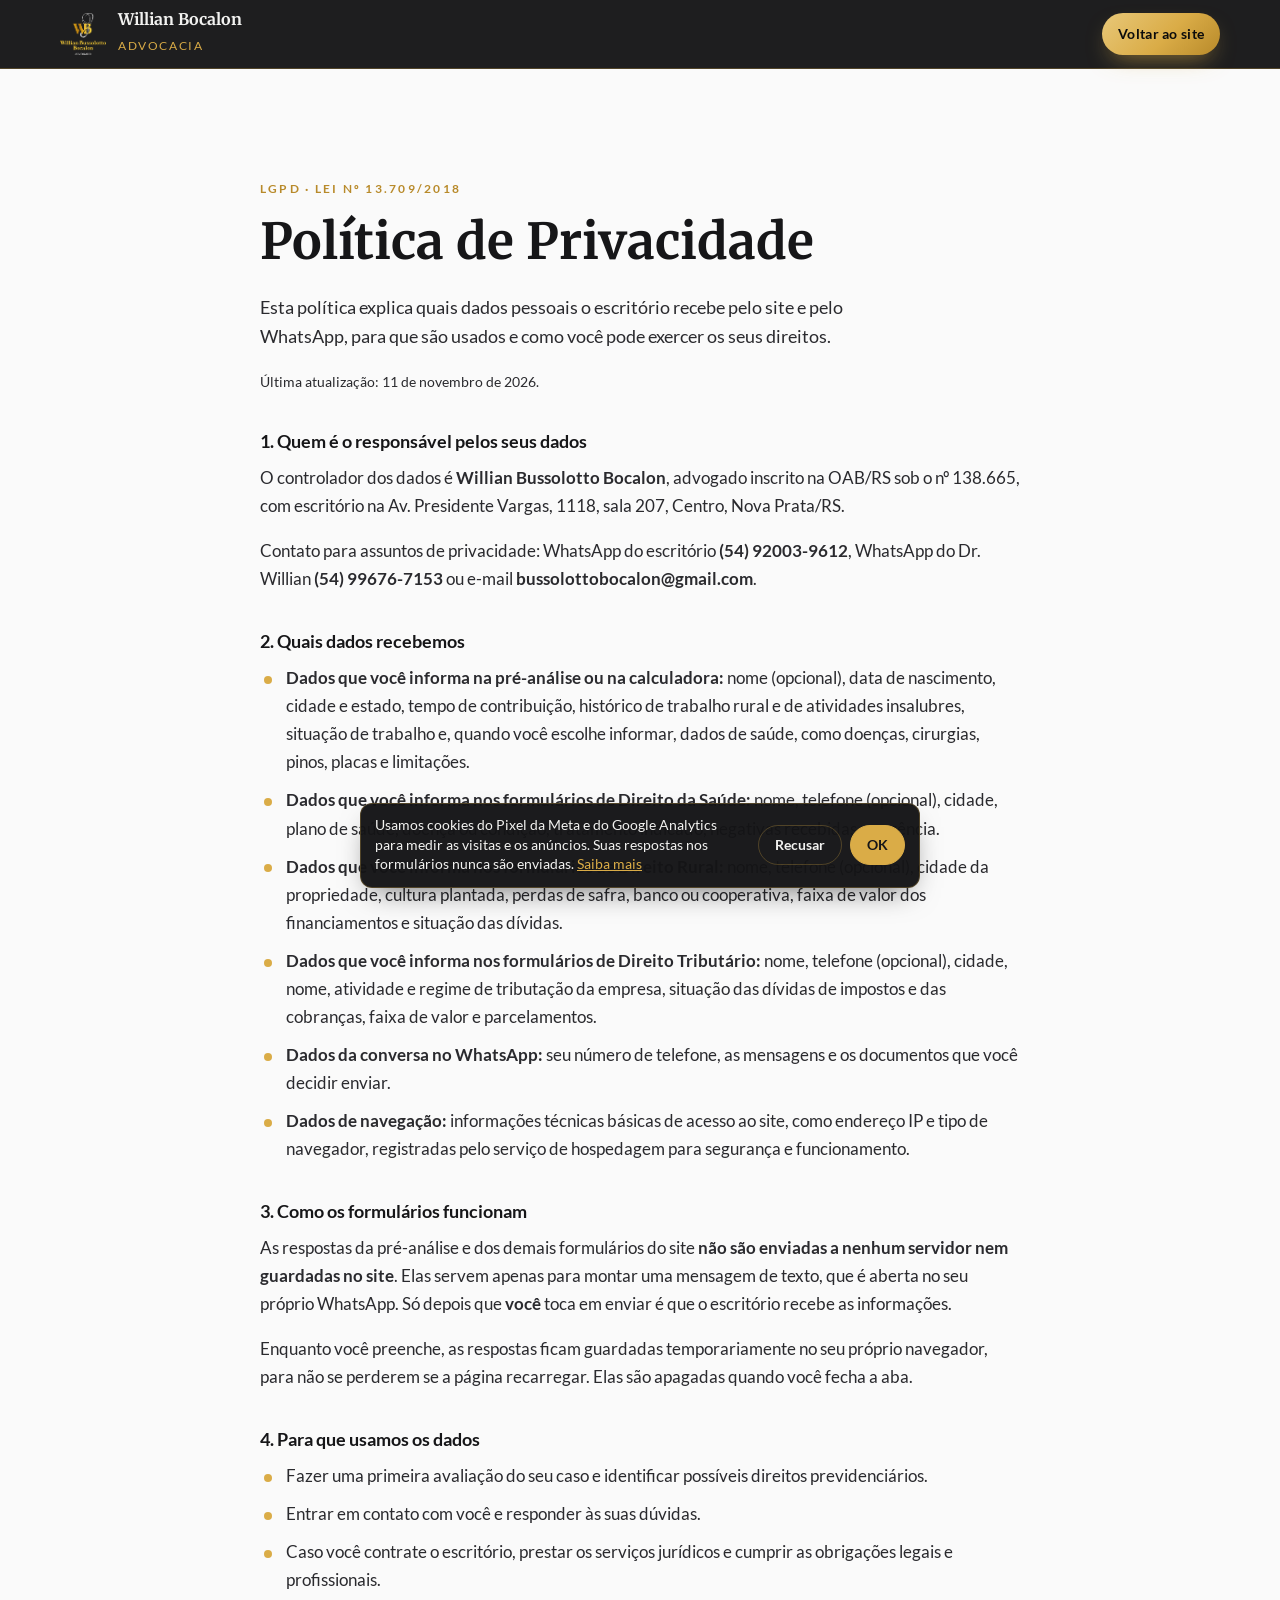
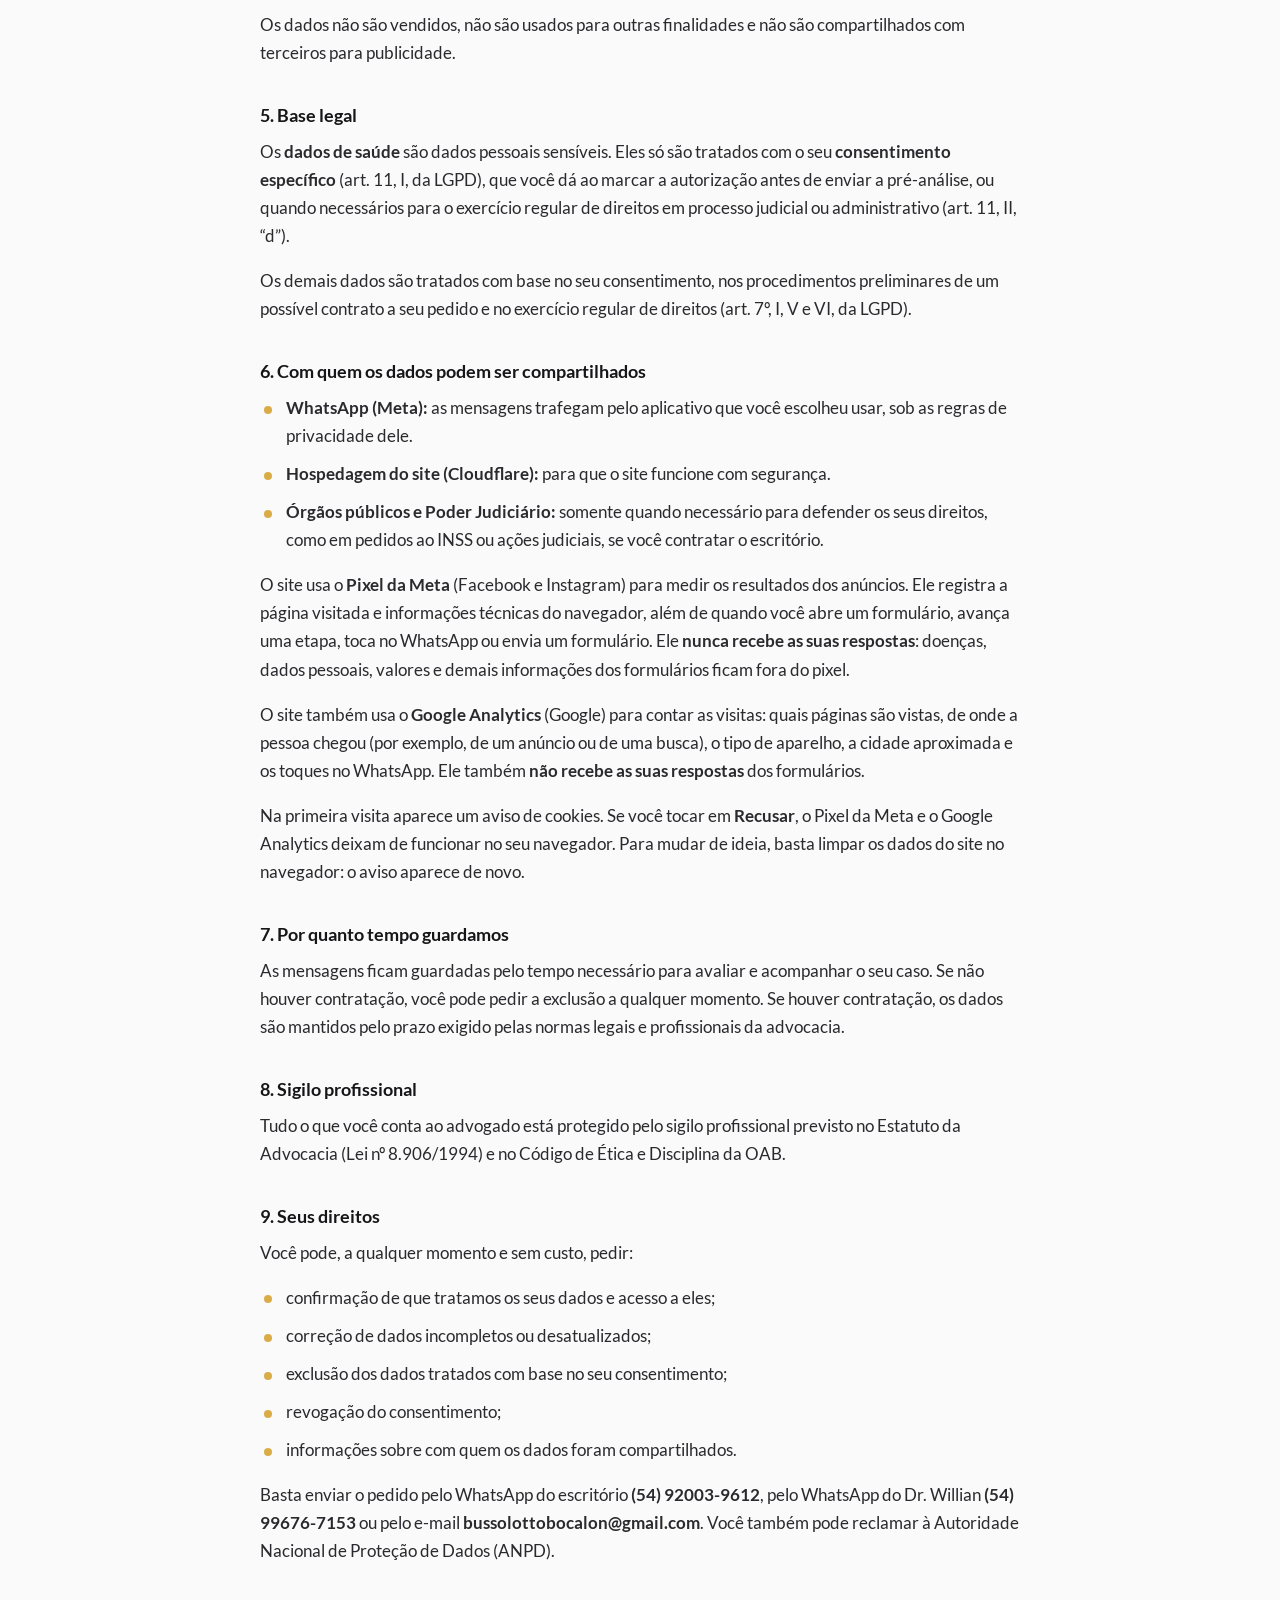
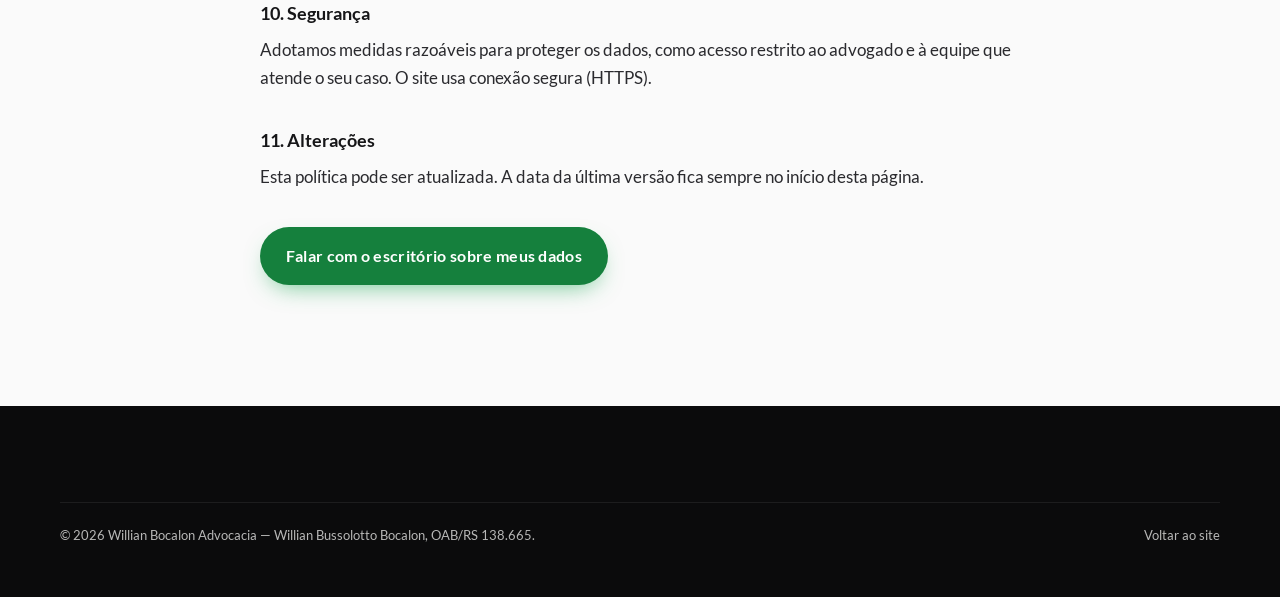
<file: politica-de-privacidade.html>
<!doctype html>
<html lang="pt-BR">
<head>
  <meta charset="utf-8">
  <meta name="viewport" content="width=device-width, initial-scale=1">
  <title>Política de Privacidade | Willian Bocalon Advocacia</title>
  <meta name="description" content="Como o escritório Willian Bocalon Advocacia trata os dados pessoais e de saúde enviados pelo site e pelo WhatsApp, conforme a LGPD.">
  <link rel="canonical" href="https://willianbocalon.com.br/politica-de-privacidade">
  <meta property="og:title" content="Política de Privacidade — Willian Bocalon Advocacia">
  <meta property="og:description" content="Como o escritório trata os dados pessoais e de saúde enviados pelo site e pelo WhatsApp, conforme a LGPD.">
  <meta property="og:image" content="https://willianbocalon.com.br/assets/img/og-willian.jpg">
  <meta property="og:type" content="website">
  <meta property="og:url" content="https://willianbocalon.com.br/politica-de-privacidade">
  <meta property="og:site_name" content="Willian Bocalon Advocacia">
  <meta property="og:locale" content="pt_BR">
  <meta property="og:image:width" content="1200">
  <meta property="og:image:height" content="630">
  <meta name="twitter:card" content="summary_large_image">
  <meta name="theme-color" content="#0b0b0c">
  <link rel="icon" href="assets/img/logo.png">
  <link rel="apple-touch-icon" href="/assets/img/apple-touch-icon.png">
  <link rel="preload" href="/assets/fonts/merriweather-700.woff2" as="font" type="font/woff2" crossorigin>
  <link rel="preload" href="/assets/fonts/lato-400.woff2" as="font" type="font/woff2" crossorigin>
  <link rel="stylesheet" href="assets/css/style.css?v=23">
  <script src="/assets/js/ga.js?v=23"></script>
  <!-- Meta Pixel -->
  <script>
  !function(f,b,e,v,n,t,s){if(f.fbq)return;n=f.fbq=function(){n.callMethod?n.callMethod.apply(n,arguments):n.queue.push(arguments)};if(!f._fbq)f._fbq=n;n.push=n;n.loaded=!0;n.version='2.0';n.queue=[];t=b.createElement(e);t.async=!0;t.src=v;s=b.getElementsByTagName(e)[0];s.parentNode.insertBefore(t,s)}(window,document,'script','https://connect.facebook.net/en_US/fbevents.js');
  fbq('set', 'autoConfig', false, '1474307888131888');
  try { if (localStorage.getItem('wb-cookies') === 'recusado') fbq('consent', 'revoke'); } catch (e) {}
  fbq('init', '1474307888131888');
  fbq('track', 'PageView');
  </script>
  <noscript><img height="1" width="1" style="display:none" alt="" src="https://www.facebook.com/tr?id=1474307888131888&ev=PageView&noscript=1"></noscript>
  <!-- Fim Meta Pixel -->
</head>
<body class="lp" data-whats-msg="Olá, Dr. Willian! Vim pelo site e tenho uma dúvida sobre os meus dados.">

<header class="header">
  <div class="wrap">
    <a class="brand" href="/">
      <img src="assets/img/logo.png" alt="" width="46" height="43">
      <span><strong>Willian Bocalon</strong><small>Advocacia</small></span>
    </a>
    <a class="btn btn--gold" href="/">Voltar ao site</a>
  </div>
</header>

<main class="section legal">
  <div class="wrap legal__wrap">
    <span class="eyebrow">LGPD · Lei nº 13.709/2018</span>
    <h1>Política de Privacidade</h1>
    <p class="lead">Esta política explica quais dados pessoais o escritório recebe pelo site e pelo WhatsApp, para que são usados e como você pode exercer os seus direitos.</p>
    <p class="legal__date">Última atualização: 11 de novembro de 2026.</p>

    <h2>1. Quem é o responsável pelos seus dados</h2>
    <p>O controlador dos dados é <strong>Willian Bussolotto Bocalon</strong>, advogado inscrito na OAB/RS sob o nº 138.665, com escritório na Av. Presidente Vargas, 1118, sala 207, Centro, Nova Prata/RS.</p>
    <p>Contato para assuntos de privacidade: WhatsApp do escritório <strong>(54) 92003-9612</strong>, WhatsApp do Dr. Willian <strong>(54) 99676-7153</strong> ou e-mail <strong>bussolottobocalon@gmail.com</strong>.</p>

    <h2>2. Quais dados recebemos</h2>
    <ul class="list-gold">
      <li><strong>Dados que você informa na pré-análise ou na calculadora:</strong> nome (opcional), data de nascimento, cidade e estado, tempo de contribuição, histórico de trabalho rural e de atividades insalubres, situação de trabalho e, quando você escolhe informar, dados de saúde, como doenças, cirurgias, pinos, placas e limitações.</li>
      <li><strong>Dados que você informa nos formulários de Direito da Saúde:</strong> nome, telefone (opcional), cidade, plano de saúde, doença ou condição, tratamento indicado, negativas recebidas e urgência.</li>
      <li><strong>Dados que você informa nos formulários de Direito Rural:</strong> nome, telefone (opcional), cidade da propriedade, cultura plantada, perdas de safra, banco ou cooperativa, faixa de valor dos financiamentos e situação das dívidas.</li>
      <li><strong>Dados que você informa nos formulários de Direito Tributário:</strong> nome, telefone (opcional), cidade, nome, atividade e regime de tributação da empresa, situação das dívidas de impostos e das cobranças, faixa de valor e parcelamentos.</li>
      <li><strong>Dados da conversa no WhatsApp:</strong> seu número de telefone, as mensagens e os documentos que você decidir enviar.</li>
      <li><strong>Dados de navegação:</strong> informações técnicas básicas de acesso ao site, como endereço IP e tipo de navegador, registradas pelo serviço de hospedagem para segurança e funcionamento.</li>
    </ul>

    <h2>3. Como os formulários funcionam</h2>
    <p>As respostas da pré-análise e dos demais formulários do site <strong>não são enviadas a nenhum servidor nem guardadas no site</strong>. Elas servem apenas para montar uma mensagem de texto, que é aberta no seu próprio WhatsApp. Só depois que <strong>você</strong> toca em enviar é que o escritório recebe as informações.</p>
    <p>Enquanto você preenche, as respostas ficam guardadas temporariamente no seu próprio navegador, para não se perderem se a página recarregar. Elas são apagadas quando você fecha a aba.</p>

    <h2>4. Para que usamos os dados</h2>
    <ul class="list-gold">
      <li>Fazer uma primeira avaliação do seu caso e identificar possíveis direitos previdenciários.</li>
      <li>Entrar em contato com você e responder às suas dúvidas.</li>
      <li>Caso você contrate o escritório, prestar os serviços jurídicos e cumprir as obrigações legais e profissionais.</li>
    </ul>
    <p>Os dados não são vendidos, não são usados para outras finalidades e não são compartilhados com terceiros para publicidade.</p>

    <h2>5. Base legal</h2>
    <p>Os <strong>dados de saúde</strong> são dados pessoais sensíveis. Eles só são tratados com o seu <strong>consentimento específico</strong> (art. 11, I, da LGPD), que você dá ao marcar a autorização antes de enviar a pré-análise, ou quando necessários para o exercício regular de direitos em processo judicial ou administrativo (art. 11, II, “d”).</p>
    <p>Os demais dados são tratados com base no seu consentimento, nos procedimentos preliminares de um possível contrato a seu pedido e no exercício regular de direitos (art. 7º, I, V e VI, da LGPD).</p>

    <h2>6. Com quem os dados podem ser compartilhados</h2>
    <ul class="list-gold">
      <li><strong>WhatsApp (Meta):</strong> as mensagens trafegam pelo aplicativo que você escolheu usar, sob as regras de privacidade dele.</li>
      <li><strong>Hospedagem do site (Cloudflare):</strong> para que o site funcione com segurança.</li>
      <li><strong>Órgãos públicos e Poder Judiciário:</strong> somente quando necessário para defender os seus direitos, como em pedidos ao INSS ou ações judiciais, se você contratar o escritório.</li>
    </ul>
    <p>O site usa o <strong>Pixel da Meta</strong> (Facebook e Instagram) para medir os resultados dos anúncios. Ele registra a página visitada e informações técnicas do navegador, além de quando você abre um formulário, avança uma etapa, toca no WhatsApp ou envia um formulário. Ele <strong>nunca recebe as suas respostas</strong>: doenças, dados pessoais, valores e demais informações dos formulários ficam fora do pixel.</p>
    <p>O site também usa o <strong>Google Analytics</strong> (Google) para contar as visitas: quais páginas são vistas, de onde a pessoa chegou (por exemplo, de um anúncio ou de uma busca), o tipo de aparelho, a cidade aproximada e os toques no WhatsApp. Ele também <strong>não recebe as suas respostas</strong> dos formulários.</p>
    <p>Na primeira visita aparece um aviso de cookies. Se você tocar em <strong>Recusar</strong>, o Pixel da Meta e o Google Analytics deixam de funcionar no seu navegador. Para mudar de ideia, basta limpar os dados do site no navegador: o aviso aparece de novo.</p>

    <h2>7. Por quanto tempo guardamos</h2>
    <p>As mensagens ficam guardadas pelo tempo necessário para avaliar e acompanhar o seu caso. Se não houver contratação, você pode pedir a exclusão a qualquer momento. Se houver contratação, os dados são mantidos pelo prazo exigido pelas normas legais e profissionais da advocacia.</p>

    <h2>8. Sigilo profissional</h2>
    <p>Tudo o que você conta ao advogado está protegido pelo sigilo profissional previsto no Estatuto da Advocacia (Lei nº 8.906/1994) e no Código de Ética e Disciplina da OAB.</p>

    <h2>9. Seus direitos</h2>
    <p>Você pode, a qualquer momento e sem custo, pedir:</p>
    <ul class="list-gold">
      <li>confirmação de que tratamos os seus dados e acesso a eles;</li>
      <li>correção de dados incompletos ou desatualizados;</li>
      <li>exclusão dos dados tratados com base no seu consentimento;</li>
      <li>revogação do consentimento;</li>
      <li>informações sobre com quem os dados foram compartilhados.</li>
    </ul>
    <p>Basta enviar o pedido pelo WhatsApp do escritório <strong>(54) 92003-9612</strong>, pelo WhatsApp do Dr. Willian <strong>(54) 99676-7153</strong> ou pelo e-mail <strong>bussolottobocalon@gmail.com</strong>. Você também pode reclamar à Autoridade Nacional de Proteção de Dados (ANPD).</p>

    <h2>10. Segurança</h2>
    <p>Adotamos medidas razoáveis para proteger os dados, como acesso restrito ao advogado e à equipe que atende o seu caso. O site usa conexão segura (HTTPS).</p>

    <h2>11. Alterações</h2>
    <p>Esta política pode ser atualizada. A data da última versão fica sempre no início desta página.</p>

    <p style="margin-top:36px"><a class="btn btn--whats" href="#" data-whats data-track="privacidade">Falar com o escritório sobre meus dados</a></p>
  </div>
</main>

<footer class="footer">
  <div class="wrap footer__bottom">
    <span>© <span id="year">2026</span> Willian Bocalon Advocacia — Willian Bussolotto Bocalon, OAB/RS 138.665.</span>
    <span><a href="/">Voltar ao site</a></span>
  </div>
  <div class="wrap footer__selo"><kyvo-selo data-tema="escuro"></kyvo-selo></div>
</footer>
<script src="https://kyvo.dev.br/selo.js" async></script>

<script src="assets/js/main.js?v=23"></script>
</body>
</html>
</file>
<file: assets/css/style.css>
/* =========================================================
   Willian Bocalon Advocacia — estilos compartilhados
   ========================================================= */
/* Fontes hospedadas no próprio site (latin) */
@font-face { font-family: "Lato"; font-style: normal; font-weight: 400; font-display: swap; src: url("/assets/fonts/lato-400.woff2") format("woff2"); }
@font-face { font-family: "Lato"; font-style: normal; font-weight: 700; font-display: swap; src: url("/assets/fonts/lato-700.woff2") format("woff2"); }
@font-face { font-family: "Merriweather"; font-style: normal; font-weight: 700; font-display: swap; src: url("/assets/fonts/merriweather-700.woff2") format("woff2"); }
@font-face { font-family: "Merriweather"; font-style: italic; font-weight: 400; font-display: swap; src: url("/assets/fonts/merriweather-400-italic.woff2") format("woff2"); }

:root {
  --espresso: #0b0b0c;
  --brown-900: #141416;
  --brown-800: #1d1d20;
  --brown-700: #2b2b2f;
  --gold: #daac47;
  --gold-soft: #e8c879;
  --gold-deep: #b88a2a;
  --cream: #f2f2f0;
  --cream-2: #fafafa;
  --ink: #161618;
  --muted: #66666b;
  --line: rgba(218, 172, 71, 0.28);
  --whats: #15803d;
  --radius: 14px;
  --shadow: 0 18px 40px -18px rgba(11, 11, 12, 0.45);
  --wrap: 1160px;
  --serif: "Merriweather", Georgia, serif;
  --sans: "Lato", "Segoe UI", system-ui, sans-serif;
}

*, *::before, *::after { box-sizing: border-box; }
html { scroll-behavior: smooth; -webkit-text-size-adjust: 100%; }
body {
  margin: 0;
  font-family: var(--sans);
  font-size: 17px;
  line-height: 1.65;
  color: var(--ink);
  background: var(--cream-2);
}
img { max-width: 100%; display: block; }
a { color: inherit; }
h1, h2, h3 { font-family: var(--serif); line-height: 1.25; margin: 0 0 .6em; font-weight: 700; }
h1 { font-size: clamp(1.9rem, 4.6vw, 3.1rem); }
h2 { font-size: clamp(1.55rem, 3.2vw, 2.25rem); }
h3 { font-size: 1.15rem; }
p { margin: 0 0 1em; }

.wrap { width: min(100% - 32px, var(--wrap)); margin-inline: auto; }
.section { padding: clamp(56px, 9vw, 104px) 0; }
.section--dark { background: var(--brown-900); color: var(--cream); }
.section--cream { background: var(--cream); }
.eyebrow {
  display: inline-block;
  font-size: .78rem;
  letter-spacing: .18em;
  text-transform: uppercase;
  font-weight: 700;
  color: var(--gold-deep);
  margin-bottom: .9em;
}
.section--dark .eyebrow, .hero .eyebrow { color: var(--gold); }
.lead { font-size: 1.12rem; color: var(--muted); max-width: 62ch; }
.section--dark .lead { color: rgba(242, 242, 240, .78); }
.center { text-align: center; }
.center .lead { margin-inline: auto; }
.gold { color: var(--gold); }

/* ---------- Botões ---------- */
.btn {
  display: inline-flex; align-items: center; justify-content: center; gap: .6em;
  padding: 1em 1.6em;
  border-radius: 999px;
  font-weight: 700; font-size: 1rem; letter-spacing: .02em;
  text-decoration: none; border: 0; cursor: pointer;
  transition: transform .15s ease, box-shadow .15s ease, background .15s ease;
}
.btn:hover { transform: translateY(-2px); }
.btn svg { width: 1.25em; height: 1.25em; flex: none; }
.btn--gold { background: linear-gradient(135deg, var(--gold-soft), var(--gold) 55%, var(--gold-deep)); color: var(--espresso); box-shadow: 0 10px 24px -10px rgba(218,172,71,.7); }
.btn--whats { background: var(--whats); color: #fff; box-shadow: 0 10px 24px -10px rgba(31,168,85,.7); }
.btn--ghost { background: transparent; color: var(--cream); border: 1px solid var(--line); }
.btn--lg { font-size: 1.08rem; padding: 1.1em 1.9em; }
.btn--block { width: 100%; }

/* ---------- Header ---------- */
.header {
  position: sticky; top: 0; z-index: 50;
  background: rgba(11, 11, 12, .92);
  backdrop-filter: blur(8px);
  border-bottom: 1px solid var(--line);
}
.header .wrap { display: flex; align-items: center; justify-content: space-between; gap: 16px; min-height: 72px; }
.brand { display: flex; align-items: center; gap: 12px; text-decoration: none; color: var(--cream); }
.brand img { width: 46px; height: auto; }
.brand strong { font-family: var(--serif); font-size: 1rem; display: block; line-height: 1.2; }
.brand small { color: var(--gold); font-size: .72rem; letter-spacing: .14em; text-transform: uppercase; }
.nav { display: flex; align-items: center; gap: 26px; }
.nav a { color: var(--cream); text-decoration: none; font-size: .95rem; opacity: .85; }
.nav a:hover { opacity: 1; color: var(--gold); }
.nav .btn { padding: .7em 1.2em; font-size: .9rem; opacity: 1; color: var(--espresso); }
.nav a, .nav__drop { white-space: nowrap; }
@media (min-width: 901px) and (max-width: 1180px) {
  .nav { gap: 16px; }
  .nav a, .nav .nav__drop { font-size: .86rem; }
  .brand strong { font-size: .92rem; }
}
.nav-toggle { display: none; background: none; border: 0; color: var(--cream); padding: 8px; cursor: pointer; }
.nav-toggle svg { width: 28px; height: 28px; }

@media (max-width: 900px) {
  .nav-toggle { display: block; }
  .nav {
    position: absolute; top: 100%; left: 0; right: 0;
    flex-direction: column; align-items: stretch; gap: 0;
    background: var(--espresso); border-bottom: 1px solid var(--line);
    display: none; padding: 8px 16px 20px;
  }
  .nav.open { display: flex; }
  .nav a { padding: 14px 4px; border-bottom: 1px solid rgba(242, 242, 240,.08); }
  .nav .btn { margin-top: 14px; border: 0; }
}

/* ---------- Hero ---------- */
.hero {
  position: relative;
  color: var(--cream);
  background:
    url("../img/hero-lines.svg") center / cover no-repeat,
    radial-gradient(ellipse 60% 70% at 85% 15%, rgba(218,172,71,.16), transparent 70%),
    radial-gradient(ellipse 50% 60% at 0% 100%, rgba(184,138,42,.10), transparent 70%),
    linear-gradient(160deg, #141416 0%, #0b0b0c 55%, #070708 100%);
  padding: clamp(64px, 11vw, 132px) 0 clamp(64px, 10vw, 120px);
  overflow: hidden;
}
.hero::before {
  content: ""; position: absolute; inset: 0;
  background-image: radial-gradient(rgba(242, 242, 240,.06) 1px, transparent 1px);
  background-size: 26px 26px;
  -webkit-mask-image: linear-gradient(90deg, transparent 0%, #000 60%);
  mask-image: linear-gradient(90deg, transparent 0%, #000 60%);
}
.hero .wrap { position: relative; }
.hero__grid { display: grid; grid-template-columns: 1.25fr .9fr; gap: 48px; align-items: center; }
.hero h1 { max-width: 18ch; }
.hero p.lead { color: rgba(242, 242, 240,.85); }
.hero__ctas { display: flex; flex-wrap: wrap; gap: 14px; margin-top: 28px; }
.hero__trust { display: flex; flex-wrap: wrap; gap: 10px 22px; margin-top: 30px; font-size: .92rem; color: rgba(242, 242, 240,.8); }
.hero__trust span { display: inline-flex; align-items: center; gap: 8px; }
.hero__trust svg { width: 18px; height: 18px; color: var(--gold); flex: none; }
@media (max-width: 900px) {
  .hero__grid { grid-template-columns: 1fr; }
}

/* Cartão do hero (perguntas rápidas) */
.qcard {
  background: rgba(20, 20, 22, .82);
  border: 1px solid var(--line);
  border-radius: 20px;
  padding: 28px;
  box-shadow: var(--shadow);
  backdrop-filter: blur(6px);
}
.qcard h2 { font-size: 1.3rem; margin-bottom: .3em; }
.qcard > p { color: rgba(242, 242, 240,.75); font-size: .95rem; }
.qcard fieldset { border: 0; margin: 0 0 18px; padding: 0; }
.qcard legend { font-weight: 700; font-size: .95rem; margin-bottom: 10px; }
.chips { display: flex; flex-wrap: wrap; gap: 8px; }
.chips label { cursor: pointer; }
.chips input { position: absolute; opacity: 0; pointer-events: none; }
.chips span {
  display: inline-block; padding: .55em 1em; border-radius: 999px;
  border: 1px solid rgba(242, 242, 240,.25); font-size: .9rem;
  transition: all .15s ease;
}
.chips input:checked + span { background: var(--gold); border-color: var(--gold); color: var(--espresso); font-weight: 700; }
.chips input:focus-visible + span { outline: 2px solid var(--gold-soft); outline-offset: 2px; }
.qcard small { display: block; margin-top: 12px; color: rgba(242, 242, 240,.6); font-size: .8rem; text-align: center; }

/* ---------- Menu com submenu ---------- */
.nav__group { position: relative; }
.nav__drop { font: inherit; font-size: .95rem; background: none; border: 0; color: var(--cream); opacity: .85; cursor: pointer; padding: 0; display: inline-flex; align-items: center; gap: 6px; }
.nav__drop::after { content: ""; width: 7px; height: 7px; border-right: 1.5px solid currentColor; border-bottom: 1.5px solid currentColor; transform: rotate(45deg) translateY(-2px); }
.nav__drop:hover, .nav__group.open .nav__drop { opacity: 1; color: var(--gold); }
.nav__menu {
  position: absolute; top: calc(100% + 14px); left: -16px; min-width: 210px; display: none; flex-direction: column;
  background: rgba(11, 11, 12,.97); border: 1px solid var(--line); border-radius: 12px; padding: 8px; box-shadow: var(--shadow);
}
.nav__menu a { padding: 10px 12px; border-radius: 8px; }
.nav__menu a:hover { background: rgba(218,172,71,.1); }
.nav__group:hover .nav__menu, .nav__group:focus-within .nav__menu, .nav__group.open .nav__menu { display: flex; }
.nav__group::after { content: ""; position: absolute; left: 0; right: 0; top: 100%; height: 16px; }
@media (max-width: 900px) {
  .nav__drop { width: 100%; padding: 14px 4px; justify-content: space-between; border-bottom: 1px solid rgba(242, 242, 240,.08); }
  .nav__menu { position: static; display: flex; background: none; border: 0; box-shadow: none; padding: 0 0 0 14px; min-width: 0; }
  .nav__menu a { padding: 12px 4px; }
}

/* ---------- Páginas de área com cartões de escolha ---------- */
.area-hero h1 { max-width: 20ch; }
.area-hero .lead + .lead { margin-top: -.2em; }
.choice-cards { display: grid; grid-template-columns: repeat(auto-fit, minmax(min(100%, 260px), 1fr)); gap: 18px; }
.choice {
  position: relative; display: flex; flex-direction: column; gap: 10px; text-align: left; cursor: pointer; font: inherit;
  padding: 28px 24px; border-radius: 18px; color: var(--cream);
  background: linear-gradient(160deg, var(--brown-800), var(--espresso)); border: 1px solid var(--line);
  transition: transform .2s var(--ease), border-color .2s ease, box-shadow .2s ease;
}
.choice:hover { transform: translateY(-4px); border-color: var(--gold); box-shadow: var(--shadow); }
.choice:focus-visible { outline: 2px solid var(--gold-soft); outline-offset: 3px; }
.choice.is-active { border-color: var(--gold); box-shadow: 0 0 0 1px var(--gold), var(--shadow); }
.choice__icon { width: 58px; height: 58px; border-radius: 16px; display: grid; place-items: center; background: rgba(218,172,71,.14); color: var(--gold); }
.choice__icon svg { width: 30px; height: 30px; }
.choice__tag { font-size: .72rem; letter-spacing: .14em; text-transform: uppercase; color: var(--gold); font-weight: 700; }
.choice h3 { margin: 0; font-size: 1.2rem; color: var(--cream); }
.choice p { margin: 0; color: rgba(242, 242, 240,.75); font-size: .97rem; }
.choice__go { margin-top: auto; padding-top: 8px; font-weight: 700; color: var(--gold); }
.choice.is-active .choice__go::after { content: " · aberto abaixo"; color: rgba(242, 242, 240,.6); font-weight: 400; }
.form-panel { max-width: 680px; margin: 34px auto 0; scroll-margin-top: 84px; }
.form-panel[hidden] { display: none; }
.section--dark .form-panel.qcard { background: rgba(20, 20, 22,.9); }

/* Detalhe rural: linhas de lavoura bem discretas no topo */
.hero--rural::before {
  display: block; background:
    repeating-linear-gradient(115deg, rgba(218,172,71,.07) 0 1px, transparent 1px 34px);
  -webkit-mask-image: linear-gradient(90deg, transparent 10%, #000 70%); mask-image: linear-gradient(90deg, transparent 10%, #000 70%);
}
.hero-badge { display: inline-flex; align-items: center; gap: 8px; color: var(--gold); }
.hero-badge svg { width: 22px; height: 22px; }

/* ---------- Página de texto legal ---------- */
.legal__wrap { max-width: 760px; }
.legal h1 { margin-bottom: .4em; }
.legal h2 { font-family: var(--sans); font-size: 1.15rem; margin: 2em 0 .6em; }
.legal p, .legal li { color: #2a2a2e; }
.legal__date { font-size: .9rem; color: var(--muted); }
.legal .list-gold { margin-bottom: 1em; }
.cta__alt { margin: 14px 0 0; }
.cta__alt a { color: rgba(242, 242, 240,.8); font-size: .95rem; }
.cta__alt a:hover { color: var(--gold); }

/* ---------- Pré-análise em etapas ---------- */
.lp .hero__grid { align-items: start; }
.wiz [hidden] { display: none !important; }
.wiz-opt--check { position: relative; padding-left: 2.9em; }
.wiz-opt--check::before { content: ""; position: absolute; left: 1em; top: 50%; width: 20px; height: 20px; margin-top: -10px; border-radius: 6px; border: 2px solid rgba(242, 242, 240,.45); }
.wiz-opt--check[aria-checked="true"]::before { border-color: var(--espresso); background: var(--espresso); box-shadow: inset 0 0 0 3px var(--gold); }
textarea.wiz-input { min-height: 110px; resize: vertical; line-height: 1.5; }
.wiz-mesano { display: grid; grid-template-columns: 1.4fr 1fr; gap: 8px; }
.wiz-dados { display: grid; gap: 16px; }
.wiz-dados .wiz-city { margin-bottom: 0; }
.wiz-hint--top { margin: -6px 0 12px; display: block; }
.wiz-docs { font-size: .9rem; margin: 12px 0 0; padding: 12px 14px; border-radius: 10px; background: rgba(242, 242, 240,.06); }
.mobile-bar { transition: transform .3s ease; }
.mobile-bar.is-hidden { transform: translateY(110%); }
.wiz { scroll-margin-top: 80px; font-size: 1.02rem; }
.wiz-head h2 { font-size: 1.3rem; margin: 0 0 .15em; }
.wiz-sub { color: rgba(242, 242, 240,.72); font-size: .95rem; margin: 0 0 14px; }
.wiz-progress { height: 6px; border-radius: 99px; background: rgba(242, 242, 240,.12); overflow: hidden; }
.wiz-progress span { display: block; height: 100%; background: linear-gradient(90deg, var(--gold-deep), var(--gold-soft)); border-radius: inherit; transition: width .4s var(--ease, ease); }
.wiz-count { margin: 6px 0 16px; font-size: .78rem; letter-spacing: .12em; text-transform: uppercase; color: var(--gold); font-weight: 700; }
.wiz-q { font-family: var(--sans); font-size: 1.12rem; font-weight: 700; line-height: 1.4; margin: 0 0 14px; outline: none; }
.wiz-opts { display: grid; gap: 8px; }
.wiz-opts--2 { grid-template-columns: 1fr 1fr; }
.wiz-opt {
  font: inherit; font-size: 1rem; text-align: left; cursor: pointer; color: var(--cream);
  min-height: 52px; padding: .75em 1em; border-radius: 12px;
  background: rgba(242, 242, 240,.05); border: 1px solid rgba(242, 242, 240,.2);
  transition: background .15s ease, border-color .15s ease, transform .1s ease;
}
.wiz-opt:hover { border-color: var(--gold); }
.wiz-opt:active { transform: scale(.98); }
.wiz-opt[aria-checked="true"] { background: var(--gold); border-color: var(--gold); color: var(--espresso); font-weight: 700; }
.wiz-opt:focus-visible, .wiz-input:focus-visible, .wiz-back:focus-visible, .wiz-consent input:focus-visible { outline: 2px solid var(--gold-soft); outline-offset: 2px; }
.wiz-extras { display: grid; gap: 16px; margin-top: 18px; padding: 16px; border-radius: 12px; border: 1px dashed rgba(218,172,71,.45); background: rgba(218,172,71,.05); }
.wiz-extra { display: grid; gap: 8px; }
.wiz-extras .wiz-opts { grid-template-columns: repeat(auto-fit, minmax(110px, 1fr)); }
.wiz-extras .wiz-opt { min-height: 46px; text-align: center; }
.wiz-sublabel { font-weight: 700; font-size: .95rem; margin: 0; }
.wiz-hint { color: rgba(242, 242, 240,.6); font-size: .82rem; }
.wiz-input {
  font: inherit; font-size: 1.05rem; width: 100%; min-height: 50px; padding: .6em .9em; border-radius: 10px;
  background: rgba(242, 242, 240,.06); color: var(--cream); border: 1px solid rgba(242, 242, 240,.25);
}
.wiz-input::placeholder { color: rgba(242, 242, 240,.45); }
select.wiz-input { appearance: none; background-image: linear-gradient(45deg, transparent 50%, var(--gold) 50%), linear-gradient(135deg, var(--gold) 50%, transparent 50%); background-position: calc(100% - 18px) 55%, calc(100% - 12px) 55%; background-size: 6px 6px; background-repeat: no-repeat; padding-right: 2em; }
select.wiz-input option { color: #111; }
.wiz-num { display: flex; align-items: center; gap: 10px; }
.wiz-input--num { max-width: 120px; }
.wiz-date { display: grid; grid-template-columns: .8fr 1.4fr 1fr; gap: 8px; }
.wiz-city { display: grid; grid-template-columns: 1fr 96px; gap: 6px 8px; margin-bottom: 16px; }
.wiz-nav { display: flex; justify-content: space-between; align-items: center; gap: 12px; margin-top: 20px; }
.wiz-next { min-width: 140px; }
.wiz-next:disabled { opacity: .4; cursor: not-allowed; transform: none; }
.wiz-back { font: inherit; background: none; border: 0; color: rgba(242, 242, 240,.75); cursor: pointer; padding: 10px 4px; font-size: .95rem; }
.wiz-back:hover { color: var(--gold); }
.wiz-skip { display: flex; align-items: center; justify-content: center; min-height: 44px; margin-top: 8px; font-size: .88rem; color: rgba(242, 242, 240,.7); }
.wiz-skip:hover { color: var(--gold); }
.wiz-review { display: grid; grid-template-columns: minmax(0, 1fr); margin: 0 0 6px; padding: 6px 14px; border-radius: 12px; background: rgba(242, 242, 240,.05); font-size: .92rem; }
.wiz-review dt { color: rgba(242, 242, 240,.62); font-size: .8rem; padding-top: 8px; }
.wiz-review dd { margin: 0; font-weight: 700; overflow-wrap: break-word; padding-bottom: 8px; border-bottom: 1px solid rgba(242, 242, 240,.08); }
.wiz-review dd:last-child { border-bottom: 0; }
.wiz-review .sub { padding-left: 14px; }
.wiz-review dd.sub { font-weight: 400; }
.wiz-edit { padding-left: 0; text-decoration: underline; }
.wiz-disclaimer { font-size: .9rem; margin: 12px 0; padding: 12px 14px; border-radius: 10px; border-left: 3px solid var(--gold); background: rgba(218,172,71,.08); }
.wiz-privacy { display: grid; gap: 8px; margin-bottom: 14px; }
.wiz-consent { display: flex; gap: 12px; align-items: flex-start; cursor: pointer; font-size: .95rem; line-height: 1.45; }
.wiz-consent input { width: 24px; height: 24px; flex: none; margin-top: 1px; accent-color: var(--gold); }
.wiz-privacy-text { font-size: .8rem; color: rgba(242, 242, 240,.62); margin: 0; }
.wiz-privacy-text a { color: var(--gold); }
.wiz-send { text-align: center; }
.wiz-send.is-disabled { filter: grayscale(.6); opacity: .55; box-shadow: none; }
.wiz-need { color: var(--gold-soft); font-size: .9rem; text-align: center; margin: 8px 0 0; }
@media (max-width: 520px) {
  .qcard.wiz { padding: 22px 18px; border-radius: 16px; }
  .wiz-opts--2 { grid-template-columns: 1fr; }
  .wiz-date { grid-template-columns: 1fr 1fr; }
  .wiz-date select:last-child { grid-column: 1 / -1; }
}

/* ---------- Cards / grids ---------- */
.grid { display: grid; gap: 22px; }
.grid--3 { grid-template-columns: repeat(3, 1fr); }
.grid--2 { grid-template-columns: repeat(2, 1fr); }
.grid--4 { grid-template-columns: repeat(4, 1fr); }
@media (max-width: 960px) { .grid--3, .grid--4 { grid-template-columns: repeat(2, 1fr); } }
@media (max-width: 640px) { .grid--3, .grid--2, .grid--4 { grid-template-columns: 1fr; } }

.card {
  background: #fff;
  border: 1px solid rgba(22, 22, 24,.08);
  border-radius: var(--radius);
  padding: 28px;
  box-shadow: 0 1px 0 rgba(22, 22, 24,.04);
  transition: transform .2s ease, box-shadow .2s ease, border-color .2s ease;
}
.card:hover { transform: translateY(-3px); box-shadow: var(--shadow); border-color: var(--line); }
.card p { color: var(--muted); margin: 0; }
.card .icon {
  width: 48px; height: 48px; border-radius: 12px;
  display: grid; place-items: center;
  background: var(--brown-900); color: var(--gold);
  margin-bottom: 16px;
}
.card .icon svg { width: 24px; height: 24px; }
.section--dark .card { background: var(--brown-800); border-color: rgba(242, 242, 240,.08); }
.section--dark .card p { color: rgba(242, 242, 240,.72); }
.section--dark .card .icon { background: rgba(218,172,71,.12); }

a.card { text-decoration: none; display: flex; flex-direction: column; }
.card .more { margin-top: 18px; font-weight: 700; color: var(--gold-deep); font-size: .95rem; }

/* Card destaque (áreas com landing própria) */
.card--feature {
  background: linear-gradient(160deg, var(--brown-800), var(--espresso));
  color: var(--cream);
  border-color: var(--line);
}
.card--feature p { color: rgba(242, 242, 240,.75); }
.card--feature .icon { background: rgba(218,172,71,.14); }
.card--feature .more { color: var(--gold); }
.card--wide { grid-column: 1 / -1; }
.card__links { display: flex; flex-wrap: wrap; gap: 10px; margin-top: 18px; }
.card__links a {
  text-decoration: none; font-weight: 700; font-size: .92rem; color: var(--gold);
  border: 1px solid var(--line); border-radius: 999px; padding: .5em 1.1em;
  transition: background .15s ease, color .15s ease;
}
.card__links a:hover { background: var(--gold); color: var(--espresso); }
.tag { display: inline-block; align-self: flex-start; font-size: .7rem; font-weight: 700; letter-spacing: .12em; text-transform: uppercase; background: var(--gold); color: var(--espresso); padding: .3em .7em; border-radius: 6px; margin-bottom: 14px; }

.section-head { margin-bottom: 44px; }

/* ---------- Sobre ---------- */
.about { display: grid; grid-template-columns: .85fr 1.15fr; gap: 56px; align-items: center; }
.about__photo {
  position: relative; aspect-ratio: 4 / 5; border-radius: 20px; overflow: hidden;
  background: linear-gradient(160deg, var(--brown-700), var(--espresso));
  display: grid; place-items: center; box-shadow: var(--shadow);
}
.about__photo picture { position: absolute; inset: 0; }
.about__photo img.photo { width: 100%; height: 100%; object-fit: cover; object-position: 50% 20%; }
.about__photo .ph { width: 52%; opacity: .9; }
.about__photo::after { content: ""; position: absolute; inset: 14px; border: 1px solid var(--line); border-radius: 14px; pointer-events: none; }
.about__badge {
  position: absolute; left: 22px; bottom: 22px; z-index: 1;
  background: var(--gold); color: var(--espresso); border-radius: 10px;
  padding: 10px 14px; font-weight: 700; font-size: .85rem; line-height: 1.3;
}
.checks { list-style: none; padding: 0; margin: 22px 0 0; display: grid; gap: 12px; }
.checks li { display: flex; gap: 12px; align-items: flex-start; }
.checks svg { width: 22px; height: 22px; color: var(--gold-deep); flex: none; margin-top: 3px; }
.section--dark .checks svg { color: var(--gold); }
blockquote.motto {
  margin: 26px 0 0; padding: 18px 22px; border-left: 3px solid var(--gold);
  background: rgba(218,172,71,.08); border-radius: 0 10px 10px 0;
  font-family: var(--serif); font-style: italic;
}
@media (max-width: 860px) {
  .about { grid-template-columns: 1fr; gap: 36px; }
  .about__photo { max-width: 420px; }
}

/* ---------- Passos ---------- */
.steps { counter-reset: step; display: grid; grid-template-columns: repeat(4, 1fr); gap: 22px; }
.step { position: relative; padding: 28px 24px; border-radius: var(--radius); border: 1px solid var(--line); }
.step::before {
  counter-increment: step; content: counter(step, decimal-leading-zero);
  font-family: var(--serif); font-size: 2rem; color: var(--gold); display: block; margin-bottom: 10px;
}
.step p { margin: 0; color: rgba(242, 242, 240,.72); font-size: .97rem; }
.section--cream .step p, .section:not(.section--dark) .step p { color: var(--muted); }
@media (max-width: 960px) { .steps { grid-template-columns: repeat(2, 1fr); } }
@media (max-width: 560px) { .steps { grid-template-columns: 1fr; } }

/* ---------- Sinais / alerta ---------- */
.alert {
  display: grid; grid-template-columns: auto 1fr auto; gap: 22px; align-items: center;
  background: var(--brown-900); color: var(--cream);
  border-radius: 20px; padding: 32px; border: 1px solid var(--line);
}
.alert .icon { width: 56px; height: 56px; border-radius: 14px; display: grid; place-items: center; background: rgba(218,172,71,.14); color: var(--gold); }
.alert .icon svg { width: 28px; height: 28px; }
.alert h3 { margin: 0 0 .3em; font-size: 1.3rem; }
.alert p { margin: 0; color: rgba(242, 242, 240,.75); }
@media (max-width: 760px) { .alert { grid-template-columns: 1fr; text-align: left; } }

/* ---------- FAQ ---------- */
.faq { max-width: 820px; margin-inline: auto; display: grid; gap: 12px; }
.faq details {
  background: #fff; border: 1px solid rgba(22, 22, 24,.1); border-radius: 12px; padding: 0 22px;
}
.faq details[open] { border-color: var(--line); box-shadow: var(--shadow); }
.faq summary {
  cursor: pointer; list-style: none; padding: 20px 32px 20px 0; position: relative;
  font-weight: 700; font-size: 1.02rem;
}
.faq summary::-webkit-details-marker { display: none; }
.faq summary::after {
  content: "+"; position: absolute; right: 0; top: 50%; transform: translateY(-50%);
  font-size: 1.5rem; color: var(--gold-deep); font-weight: 400;
}
.faq details[open] summary::after { content: "–"; }
.faq details p { color: var(--muted); padding-bottom: 6px; }

/* ---------- CTA final ---------- */
.cta {
  position: relative; overflow: hidden;
  background:
    url("../img/hero-lines.svg") center / cover no-repeat,
    radial-gradient(ellipse 55% 80% at 50% 0%, rgba(218,172,71,.18), transparent 70%),
    linear-gradient(180deg, #141416, #070708);
  color: var(--cream); text-align: center;
}
.cta .wrap { position: relative; }
.cta h2 { max-width: 22ch; margin-inline: auto; }
.cta .lead { color: rgba(242, 242, 240,.8); }
.cta .btn { margin-top: 18px; }

/* ---------- Contato / Locais ---------- */
.places { display: grid; grid-template-columns: repeat(3, 1fr); gap: 22px; }
.place { padding: 26px; border-radius: var(--radius); background: #fff; border: 1px solid rgba(22, 22, 24,.08); }
.place h3 { color: var(--brown-900); font-size: 1.05rem; letter-spacing: .06em; text-transform: uppercase; }
.place p { color: var(--muted); margin: 0; }
.places--2 { grid-template-columns: repeat(2, 1fr); max-width: 820px; margin-inline: auto; }
@media (max-width: 860px) { .places { grid-template-columns: 1fr; } }

/* ---------- Footer ---------- */
.footer { background: var(--espresso); color: rgba(242, 242, 240,.75); padding: 56px 0 28px; font-size: .95rem; }
.footer__grid { display: grid; grid-template-columns: 1.3fr 1fr 1fr; gap: 36px; }
.footer h3 { color: var(--gold); font-family: var(--sans); font-size: .8rem; letter-spacing: .16em; text-transform: uppercase; margin: 0 0 14px; }
.footer ul { list-style: none; padding: 0; margin: 0; display: grid; gap: 8px; }
.footer a { text-decoration: none; }
.footer a:hover { color: var(--gold); }
.footer .brand { margin-bottom: 14px; }
.footer__selo { margin-top: 22px; display: flex; justify-content: center; }
.footer__bottom { margin-top: 40px; padding-top: 22px; border-top: 1px solid rgba(242, 242, 240,.08); font-size: .82rem; display: flex; flex-wrap: wrap; justify-content: space-between; gap: 10px; }
@media (max-width: 760px) { .footer__grid { grid-template-columns: 1fr; } }

/* ---------- Botão flutuante WhatsApp ---------- */
.float-whats {
  position: fixed; right: 18px; bottom: 18px; z-index: 60;
  width: 60px; height: 60px; border-radius: 50%;
  background: var(--whats); color: #fff; display: grid; place-items: center;
  box-shadow: 0 12px 28px -8px rgba(0,0,0,.45);
  animation: pulse 2.4s infinite;
}
.float-whats svg { width: 32px; height: 32px; }
@keyframes pulse {
  0% { box-shadow: 0 0 0 0 rgba(31,168,85,.55), 0 12px 28px -8px rgba(0,0,0,.45); }
  70% { box-shadow: 0 0 0 16px rgba(31,168,85,0), 0 12px 28px -8px rgba(0,0,0,.45); }
  100% { box-shadow: 0 0 0 0 rgba(31,168,85,0), 0 12px 28px -8px rgba(0,0,0,.45); }
}

/* Barra fixa de CTA no mobile (landing pages) */
.mobile-bar { display: none; }
@media (max-width: 760px) {
  .lp .float-whats { display: none; }
  .lp .mobile-bar {
    display: flex; position: fixed; left: 0; right: 0; bottom: 0; z-index: 60;
    padding: 10px 12px calc(10px + env(safe-area-inset-bottom));
    background: rgba(11, 11, 12,.96); border-top: 1px solid var(--line);
  }
  .lp .mobile-bar .btn { width: 100%; padding: .95em 1em; }
  .lp .footer { padding-bottom: 96px; }
}

/* Aviso de cookies (Pixel da Meta) */
.cookies {
  position: fixed; left: 12px; right: 12px; bottom: 12px; z-index: 70;
  max-width: 560px; margin: 0 auto; padding: 12px 14px;
  display: flex; flex-wrap: wrap; align-items: center; gap: 8px 12px;
  background: rgba(20, 20, 22, .97); color: var(--cream); border: 1px solid var(--line); border-radius: 12px;
  box-shadow: 0 12px 30px -12px rgba(0,0,0,.6); font-size: .85rem; line-height: 1.45;
}
.cookies p { margin: 0; flex: 1 1 260px; }
.cookies a { color: var(--gold); }
.cookies__acoes { display: flex; gap: 8px; margin-left: auto; }
.cookies button {
  min-height: 40px; padding: 0 16px; border-radius: 999px; font: inherit; font-weight: 700; cursor: pointer;
  border: 1px solid var(--line); background: transparent; color: var(--cream);
}
.cookies button.cookies__ok { background: var(--gold); border-color: var(--gold); color: var(--ink); }

/* Header simplificado das landing pages */
.lp .header .wrap { min-height: 68px; }
.lp .header .btn { padding: .65em 1.1em; font-size: .9rem; }
@media (max-width: 520px) {
  .lp .header .btn span { display: none; }
  .brand strong { font-size: .9rem; }
}

/* Lista com marcadores dourados */
.list-gold { list-style: none; padding: 0; margin: 0; display: grid; gap: 10px; }
.list-gold li { padding-left: 26px; position: relative; }
.list-gold li::before { content: ""; position: absolute; left: 4px; top: .7em; width: 8px; height: 8px; border-radius: 50%; background: var(--gold); }

.split { display: grid; grid-template-columns: 1fr 1fr; gap: 48px; align-items: start; }
@media (max-width: 860px) { .split { grid-template-columns: 1fr; gap: 32px; } }

.panel { background: #fff; border-radius: 20px; padding: 32px; border: 1px solid rgba(22, 22, 24,.08); box-shadow: var(--shadow); }
.panel h3 { font-size: 1.2rem; }

.disclaimer { font-size: .8rem; color: rgba(242, 242, 240,.5); margin-top: 18px; }

/* =========================================================
   Visual institucional (inspirado em escritórios tradicionais)
   ========================================================= */
:root { --ease: cubic-bezier(.22, .61, .36, 1); }

.header { transition: background .35s ease, border-color .35s ease, box-shadow .35s ease; }
.header.scrolled { box-shadow: 0 10px 30px -18px rgba(0,0,0,.7); }

/* Home: cabeçalho transparente sobre o topo em tela cheia */
.home .header { position: fixed; left: 0; right: 0; background: transparent; border-bottom-color: transparent; backdrop-filter: none; }
.home .header.scrolled { background: rgba(11, 11, 12, .94); border-bottom-color: var(--line); backdrop-filter: blur(8px); }
@media (max-width: 900px) { .home .header { background: rgba(11, 11, 12, .94); } }

/* Títulos de seção grandes, centralizados, em caixa alta */
.title-xl {
  font-family: var(--sans); font-weight: 700; text-transform: uppercase;
  letter-spacing: .06em; font-size: clamp(1.7rem, 4.2vw, 2.9rem); line-height: 1.15;
  color: var(--brown-900); margin-bottom: .45em;
}
.section--dark .title-xl, .band .title-xl, .cta .title-xl { color: var(--cream); }
.title-xl::after {
  content: ""; display: block; width: 64px; height: 2px; background: var(--gold);
  margin: 22px auto 0; transform: scaleX(0); transition: transform .9s var(--ease) .25s;
}
.reveal.in .title-xl::after, .title-xl.in::after { transform: scaleX(1); }
.left .title-xl::after { margin-left: 0; transform-origin: left; }

/* Botão com seta que desliza */
.btn .arr { transition: transform .25s var(--ease); }
.btn:hover .arr { transform: translateX(4px); }

/* ---------- Hero em tela cheia ---------- */
.hero--full {
  min-height: 100svh; display: flex; align-items: center; text-align: center;
  padding: 130px 0 110px;
}
.hero--full::before { display: none; }
.hero--full .wrap { display: flex; flex-direction: column; align-items: center; }
.hero--full h1 { max-width: 20ch; font-size: clamp(2.2rem, 6vw, 4.2rem); }
.hero--full .lead { margin-inline: auto; }
.hero--full .hero__ctas, .hero--full .hero__trust { justify-content: center; }
.hero__mark { width: 92px; margin-bottom: 26px; opacity: 0; animation: fadeUp 1s var(--ease) .05s forwards; }
.hero--full .eyebrow { opacity: 0; animation: fadeUp .9s var(--ease) .1s forwards; }
.hero--full .lead, .hero--full .hero__ctas, .hero--full .hero__trust { opacity: 0; animation: fadeUp .9s var(--ease) forwards; }
.hero--full .lead { animation-delay: .8s; }
.hero--full .hero__ctas { animation-delay: .95s; }
.hero--full .hero__trust { animation-delay: 1.1s; }
@keyframes fadeUp { from { opacity: 0; transform: translateY(18px); } to { opacity: 1; transform: none; } }

/* Topo com a foto do advogado à direita, fundindo com o fundo escuro */
.hero--photo { text-align: left; }
.hero--photo .wrap { align-items: flex-start; position: relative; z-index: 1; }
.hero--photo h1 { max-width: 15ch; }
.hero--photo .lead { margin-inline: 0; max-width: 46ch; }
.hero--photo .hero__ctas, .hero--photo .hero__trust { justify-content: flex-start; }
.hero__photo {
  position: absolute; right: 0; bottom: 0; top: 0; width: min(50vw, 760px); z-index: 0;
  -webkit-mask-image: linear-gradient(to right, transparent 0%, #000 38%), linear-gradient(to top, transparent 0%, #000 22%);
  -webkit-mask-composite: source-in;
  mask-image: linear-gradient(to right, transparent 0%, #000 38%), linear-gradient(to top, transparent 0%, #000 22%);
  mask-composite: intersect;
  opacity: 0; animation: photoIn 1.6s var(--ease) .2s forwards;
}
.hero__photo img { width: 100%; height: 100%; object-fit: cover; object-position: 60% 15%; }
@keyframes photoIn { from { opacity: 0; transform: scale(1.04) translateX(20px); } to { opacity: 1; transform: none; } }
@media (max-width: 900px) {
  .hero--photo { flex-direction: column; text-align: center; padding-top: 72px; padding-bottom: 70px; }
  .hero__photo {
    position: relative; inset: auto; width: 100%; height: 52svh; max-height: 460px; margin-bottom: -60px;
    -webkit-mask-image: linear-gradient(to top, transparent 0%, #000 40%); mask-image: linear-gradient(to top, transparent 0%, #000 40%);
  }
  .hero__photo img { object-position: 62% 10%; }
  .hero--photo .wrap { align-items: center; }
  .hero--photo .lead { margin-inline: auto; }
  .hero--photo .hero__ctas, .hero--photo .hero__trust { justify-content: center; }
}

/* Palavras do título surgindo de baixo */
[data-split] .w { display: inline-block; overflow: hidden; vertical-align: bottom; padding-bottom: .08em; }
[data-split] .w > span { display: inline-block; transform: translateY(105%); transition: transform 1s var(--ease); }
[data-split].in .w > span { transform: none; }

/* Linhas douradas que se desenham */
.hero-art { position: absolute; inset: 0; width: 100%; height: 100%; pointer-events: none; }
.hero-art path { fill: none; stroke: url(#heroGold); stroke-width: 1.2; stroke-dasharray: 2600; stroke-dashoffset: 2600; animation: draw 3.2s var(--ease) forwards; }
.hero-art path:nth-child(2) { animation-delay: .35s; opacity: .6; }
.hero-art path:nth-child(3) { animation-delay: .7s; opacity: .45; }
@keyframes draw { to { stroke-dashoffset: 0; } }
.hero-glow {
  position: absolute; width: 60vmax; height: 60vmax; border-radius: 50%;
  background: radial-gradient(circle, rgba(218,172,71,.16), transparent 60%);
  top: -20vmax; right: -15vmax; animation: drift 18s ease-in-out infinite alternate; pointer-events: none;
}
@keyframes drift { to { transform: translate(-12vmax, 14vmax) scale(1.1); } }

.scroll-cue {
  position: absolute; left: 50%; bottom: 28px; transform: translateX(-50%);
  width: 26px; height: 42px; border: 1.5px solid rgba(242, 242, 240,.4); border-radius: 14px;
  opacity: 0; animation: fadeUp 1s var(--ease) 1.6s forwards;
}
.scroll-cue::after {
  content: ""; position: absolute; left: 50%; top: 8px; width: 4px; height: 8px; margin-left: -2px;
  border-radius: 2px; background: var(--gold); animation: cue 1.8s ease-in-out infinite;
}
@keyframes cue { 0% { opacity: 0; transform: translateY(0); } 30% { opacity: 1; } 100% { opacity: 0; transform: translateY(14px); } }
@media (max-height: 640px) { .scroll-cue { display: none; } }

/* ---------- Faixa de credenciais (marquee) ---------- */
.marquee { overflow: hidden; -webkit-mask-image: linear-gradient(90deg, transparent, #000 8%, #000 92%, transparent); mask-image: linear-gradient(90deg, transparent, #000 8%, #000 92%, transparent); }
.marquee__track { display: flex; gap: 18px; width: max-content; animation: marquee 38s linear infinite; }
.marquee:hover .marquee__track { animation-play-state: paused; }
@keyframes marquee { to { transform: translateX(calc(-50% - 9px)); } }
.badge {
  display: flex; align-items: center; gap: 14px; flex: none;
  padding: 18px 24px; border-radius: 14px; background: #fff;
  border: 1px solid rgba(22, 22, 24,.08); min-width: 280px;
}
.badge .icon { width: 46px; height: 46px; border-radius: 50%; display: grid; place-items: center; background: var(--brown-900); color: var(--gold); flex: none; }
.badge .icon svg { width: 22px; height: 22px; }
.badge strong { display: block; font-size: .98rem; color: var(--brown-900); line-height: 1.3; }
.badge small { color: var(--muted); font-size: .85rem; }

/* Faixa de palavras grande */
.ticker { background: var(--espresso); color: var(--gold); padding: 22px 0; border-block: 1px solid var(--line); overflow: hidden; }
.ticker .marquee__track { gap: 0; animation-duration: 45s; }
.ticker span { font-family: var(--serif); font-size: clamp(1.1rem, 2.4vw, 1.6rem); white-space: nowrap; padding: 0 28px; display: inline-flex; align-items: center; gap: 56px; }
.ticker span::after { content: "✦"; font-size: .7em; color: rgba(218,172,71,.5); }

/* ---------- Áreas em painéis que expandem ---------- */
.areas { display: flex; gap: 10px; height: 470px; }
.area {
  position: relative; flex: 1; min-width: 0; overflow: hidden; cursor: pointer;
  border-radius: 16px; padding: 28px 24px; color: var(--cream);
  background: linear-gradient(180deg, var(--brown-800), var(--espresso));
  border: 1px solid rgba(242, 242, 240,.06);
  display: flex; flex-direction: column; justify-content: flex-end;
  transition: flex .7s var(--ease), background .5s ease;
}
.area:nth-child(even) { background: linear-gradient(180deg, #222225, #19191b); }
.area.active { flex: 3.4; background: linear-gradient(180deg, #1d1d20, #0b0b0c); border-color: rgba(218,172,71,.6); box-shadow: inset 0 3px 0 var(--gold); }
.area.active h3 { color: var(--gold); }
.area .icon { position: absolute; top: 24px; left: 24px; width: 46px; height: 46px; border-radius: 12px; display: grid; place-items: center; background: rgba(218,172,71,.14); color: var(--gold); }
.area.active .icon { background: rgba(11, 11, 12,.35); color: var(--gold-soft); }
.area .icon svg { width: 22px; height: 22px; }
.area h3 { font-family: var(--sans); text-transform: uppercase; letter-spacing: .06em; font-size: 1rem; margin: 0; white-space: nowrap; }
.area:not(.active) h3 { writing-mode: vertical-rl; transform: rotate(180deg); align-self: flex-start; }
.area .area__body { max-height: 0; opacity: 0; overflow: hidden; transition: opacity .4s ease, max-height .6s var(--ease); }
.area.active .area__body { max-height: 260px; opacity: 1; transition-delay: .25s; }
.area .area__body p { margin: 12px 0 0; color: rgba(242, 242, 240,.85); max-width: 46ch; font-size: .98rem; }
.area .card__links { margin-top: 16px; }
.area .card__links a { color: var(--cream); border-color: rgba(242, 242, 240,.35); }
.area .card__links a:hover { background: var(--cream); color: var(--espresso); }
@media (max-width: 900px) {
  .areas { flex-direction: column; height: auto; }
  .area, .area.active { flex: none; min-height: 0; padding: 22px 22px 22px 86px; }
  .area .icon { top: 20px; left: 20px; }
  .area:not(.active) h3 { writing-mode: horizontal-tb; transform: none; }
  .area h3 { white-space: normal; min-height: 46px; display: flex; align-items: center; }
  .area.active .area__body { max-height: 420px; }
}

/* ---------- Faixa "história" com foto de fundo ---------- */
.band {
  position: relative; overflow: hidden; color: var(--cream);
  background:
    radial-gradient(ellipse 60% 80% at 15% 50%, rgba(218,172,71,.14), transparent 70%),
    linear-gradient(135deg, #19191b, #070708);
}
.band--photo { background-size: cover; background-position: center; }
.band::before { content: ""; position: absolute; inset: 0; background: linear-gradient(90deg, rgba(8, 8, 9,.92), rgba(8, 8, 9,.6)); }
.band .wrap { position: relative; }
.band .about__photo { box-shadow: 0 30px 60px -25px rgba(0,0,0,.8); }
.band p { color: rgba(242, 242, 240,.82); }
.band .checks svg { color: var(--gold); }
.band blockquote.motto { background: rgba(218,172,71,.08); color: var(--cream); font-size: 1.1rem; }

/* Foto que sobe devagar ao entrar */
.about__photo.reveal { transform: translateY(40px) scale(.97); }
.about__photo.reveal.in { transform: none; transition-duration: 1.1s; }

/* ---------- Passos com linha de progresso ---------- */
.steps { position: relative; }
.steps-line { position: absolute; top: 0; left: 0; right: 0; height: 2px; background: rgba(218,172,71,.15); border-radius: 2px; overflow: hidden; }
.steps-line::after { content: ""; position: absolute; inset: 0; background: var(--gold); transform: scaleX(0); transform-origin: left; transition: transform 1.8s var(--ease) .2s; }
.steps-line.in::after { transform: scaleX(1); }
.steps .step { margin-top: 22px; }
@media (max-width: 960px) { .steps-line { display: none; } .steps .step { margin-top: 0; } }

/* Cards: brilho dourado na borda ao passar o mouse */
.card--feature { position: relative; isolation: isolate; }
.card--feature::before {
  content: ""; position: absolute; inset: -1px; border-radius: inherit; z-index: -1; padding: 1px;
  background: linear-gradient(135deg, transparent 30%, var(--gold) 50%, transparent 70%) 0 0 / 250% 250%;
  -webkit-mask: linear-gradient(#000 0 0) content-box, linear-gradient(#000 0 0);
  -webkit-mask-composite: xor; mask-composite: exclude;
  opacity: 0; transition: opacity .3s ease;
}
.card--feature:hover::before { opacity: 1; animation: sheen 1.6s linear infinite; }
@keyframes sheen { to { background-position: 100% 100%; } }

/* ---------- Calculadora de atrasados ---------- */
.calc {
  display: grid; grid-template-columns: .9fr 1.1fr; gap: 0; max-width: 980px; margin-inline: auto;
  border-radius: 20px; overflow: hidden; box-shadow: var(--shadow); border: 1px solid var(--line);
}
.calc__form { background: #fff; padding: 34px; display: grid; gap: 18px; align-content: start; }
.field { display: grid; gap: 6px; }
.field span { font-weight: 700; font-size: .92rem; color: var(--brown-900); }
.field input {
  font: inherit; font-size: 1.05rem; padding: .8em 1em; border-radius: 10px;
  border: 1px solid rgba(22, 22, 24,.18); background: var(--cream-2); color: var(--ink); width: 100%;
}
.field input:focus { outline: 2px solid var(--gold); outline-offset: 1px; border-color: var(--gold); }
.calc__error { margin: 0; color: #a3341f; font-weight: 700; font-size: .92rem; }
.calc__result { background: linear-gradient(160deg, var(--brown-800), var(--espresso)); color: var(--cream); padding: 34px; display: flex; flex-direction: column; gap: 22px; }
.calc__warn {
  display: flex; gap: 14px; align-items: flex-start;
  border: 2px solid var(--gold); background: rgba(218,172,71,.12); border-radius: 14px; padding: 18px 20px;
}
.calc__warn svg { width: 34px; height: 34px; color: var(--gold); flex: none; }
.calc__warn p { margin: 0; font-size: 1.12rem; line-height: 1.5; }
.calc__warn strong { display: block; font-family: var(--serif); font-size: 1.35rem; color: var(--gold-soft); margin-bottom: 4px; }
.calc__label { font-size: .8rem; letter-spacing: .16em; text-transform: uppercase; color: var(--gold); font-weight: 700; }
.calc__total { display: block; font-family: var(--serif); font-size: clamp(2.2rem, 5vw, 3.2rem); line-height: 1.1; margin: 6px 0 14px; }
.calc__total.pop { animation: pop .6s var(--ease); }
@keyframes pop { 0% { transform: scale(.92); opacity: .3; } 100% { transform: none; opacity: 1; } }
.calc__detail { list-style: none; padding: 0; margin: 0 0 22px; display: grid; gap: 6px; color: rgba(242, 242, 240,.8); font-size: .95rem; }
.calc__detail b { color: var(--cream); }
.calc__placeholder { margin: 0; color: rgba(242, 242, 240,.6); }
@media (max-width: 820px) {
  .calc { grid-template-columns: 1fr; }
  .calc__form, .calc__result { padding: 24px; }
}

/* Aviso contra golpes */
.notice {
  display: flex; gap: 14px; align-items: flex-start; margin-top: 32px;
  padding: 18px 20px; border-radius: 12px; border: 1px solid rgba(218,172,71,.25);
  background: rgba(218,172,71,.06); font-size: .9rem; color: rgba(242, 242, 240,.8);
}
.notice svg { width: 22px; height: 22px; color: var(--gold); flex: none; margin-top: 2px; }

/* Revelar ao rolar */
.reveal { opacity: 0; transform: translateY(28px); transition: opacity .8s var(--ease), transform .8s var(--ease); }
.reveal.in { opacity: 1; transform: none; }
@media (prefers-reduced-motion: reduce) {
  .reveal, .about__photo.reveal { opacity: 1; transform: none; transition: none; }
  [data-split] .w > span { transform: none; transition: none; }
  .hero--full .eyebrow, .hero--full .lead, .hero--full .hero__ctas, .hero--full .hero__trust, .hero__mark, .hero__photo, .scroll-cue { opacity: 1; animation: none; }
  .hero-art path { animation: none; stroke-dashoffset: 0; }
  .hero-glow, .marquee__track, .float-whats, .scroll-cue::after { animation: none; }
  .title-xl::after { transform: scaleX(1); transition: none; }
  .steps-line::after { transform: scaleX(1); transition: none; }
  html { scroll-behavior: auto; }
}
</file>
